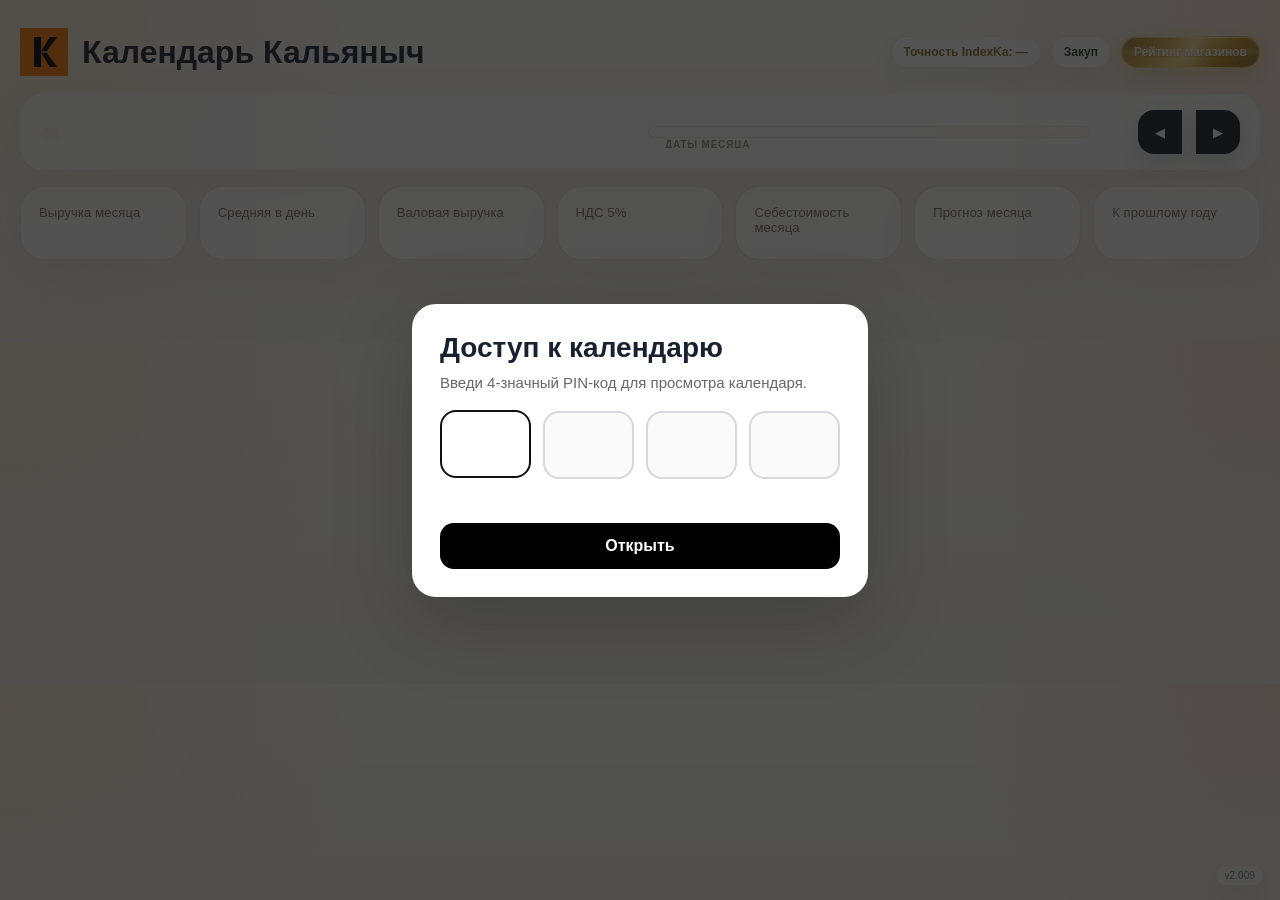
<file: index.html>
<!doctype html>
<html lang="ru">
<head>
<meta charset="UTF-8">
<meta name="viewport" content="width=device-width, initial-scale=1.0">
<title>Календарь Кальяныч</title>
<meta property="og:type" content="website">
<meta property="og:title" content="Календарь Кальяныч">
<meta property="og:description" content="Календарь выручки, себестоимости и валовой выручки.">
<meta property="og:url" content="https://kaidanovicha-spec.github.io/kalyanych-calendar/">
<meta property="og:image" content="https://kaidanovicha-spec.github.io/kalyanych-calendar/k-logo.svg">
<meta name="twitter:card" content="summary">
<meta name="twitter:title" content="Календарь Кальяныч">
<meta name="twitter:description" content="Календарь выручки, себестоимости и валовой выручки.">
<meta name="twitter:image" content="https://kaidanovicha-spec.github.io/kalyanych-calendar/k-logo.svg">
<link rel="icon" type="image/svg+xml" href="./k-logo.svg">
<link rel="apple-touch-icon" href="./k-logo.svg">
<style>
body{
font-family:-apple-system,BlinkMacSystemFont,sans-serif;
background:#f5f5f7;
margin:20px;
color:#111;
transition:background 0.25s ease,color 0.25s ease;
}

h1{
margin-bottom:20px;
}

.appContent{
position:relative;
}

.pageTop{
display:flex;
align-items:flex-start;
justify-content:space-between;
gap:16px;
max-width:1100px;
margin-bottom:8px;
}

.pageActions{
display:flex;
align-items:flex-start;
justify-content:flex-end;
gap:10px;
flex:0 0 auto;
}

.brandTitle{
display:flex;
align-items:center;
gap:14px;
margin:0;
}

.brandLogo{
width:42px;
height:42px;
flex:0 0 auto;
}

.brandLogoLink{
display:inline-flex;
align-items:center;
justify-content:center;
text-decoration:none;
color:inherit;
cursor:pointer;
flex:0 0 auto;
}

.header{
display:flex;
align-items:center;
justify-content:space-between;
max-width:1100px;
margin-bottom:20px;
gap:12px;
}

.monthHeader{
display:flex;
align-items:center;
justify-content:flex-start;
gap:14px;
flex:1;
min-width:0;
position:relative;
overflow:hidden;
padding:8px 240px 8px 0;
border-radius:24px;
}

.monthMood{
position:absolute;
top:10px;
right:18px;
bottom:10px;
width:min(46%, 440px);
pointer-events:none;
z-index:0;
border-radius:18px;
border:1px solid rgba(181, 213, 169, 0.42);
background:linear-gradient(180deg, rgba(255,255,255,0.74), rgba(255,255,255,0.38));
box-shadow:inset 0 0 0 1px rgba(255,255,255,0.5);
}

.monthMood::before{
content:"";
position:absolute;
inset:0;
border-radius:inherit;
background:
radial-gradient(circle at 82% 26%, var(--month-mood-glow, rgba(255, 214, 160, 0.16)), rgba(255,255,255,0) 30%),
linear-gradient(270deg, rgba(255,255,255,0.08), rgba(255,255,255,0));
opacity:1;
pointer-events:none;
}

.monthMoodToken{
position:absolute;
display:flex;
align-items:center;
justify-content:center;
line-height:1;
opacity:0.92;
filter:drop-shadow(0 6px 14px rgba(44, 36, 25, 0.12));
animation:monthMoodFloat 6.6s ease-in-out infinite;
pointer-events:none;
}

.monthMoodToken.token-a{
left:10%;
top:12%;
font-size:34px;
}

.monthMoodToken.token-b{
left:44%;
bottom:10%;
font-size:28px;
animation-delay:-2.2s;
}

.monthMoodToken.token-c{
right:8%;
top:14%;
font-size:20px;
opacity:0.46;
animation-delay:-4s;
}

.monthMoodToken.token-d{
left:68%;
bottom:14%;
font-size:18px;
opacity:0.38;
animation-delay:-1.3s;
}

.monthMoodToken.token-e{
left:28%;
top:46%;
font-size:16px;
opacity:0.34;
animation-delay:-3.5s;
}

.monthHeaderContent{
position:relative;
z-index:1;
display:flex;
flex-direction:column;
gap:4px;
min-width:0;
max-width:100%;
}

.monthMoodEvents{
position:absolute;
left:16px;
top:12px;
right:16px;
bottom:12px;
display:flex;
flex-direction:column;
gap:6px;
z-index:1;
pointer-events:auto;
}

.monthMoodEvents.hidden{
display:none;
}

.monthMoodEventsLabel{
font-size:10px;
font-weight:700;
letter-spacing:0.08em;
text-transform:uppercase;
color:#8d8579;
opacity:0.9;
}

.monthMoodEventsHead{
display:flex;
align-items:center;
gap:8px;
}

.monthMoodEventList{
display:block;
flex:1;
min-height:0;
}

.monthMoodCard{
position:relative;
overflow:hidden;
height:100%;
min-height:86px;
padding:10px 96px 10px 12px;
border-radius:16px;
background:rgba(255,255,255,0.72);
border:1px solid rgba(223,210,193,0.8);
box-shadow:0 12px 28px rgba(88,70,40,0.06);
}

.monthMoodCard::before{
content:"";
position:absolute;
inset:0;
background:
linear-gradient(120deg, var(--holiday-wash, rgba(255,214,160,0.10)) 0%, rgba(255,255,255,0) 42%),
radial-gradient(circle at 88% 20%, var(--holiday-glow, rgba(255,204,136,0.20)), rgba(255,255,255,0) 28%);
pointer-events:none;
}

.monthMoodDate{
display:inline-flex;
align-items:center;
padding:5px 8px;
border-radius:999px;
background:rgba(255,255,255,0.82);
border:1px solid rgba(209,196,180,0.64);
font-size:11px;
font-weight:700;
letter-spacing:0.03em;
color:#7f7468;
margin-bottom:8px;
}

.monthMoodTitle{
font-size:17px;
font-weight:800;
line-height:1.05;
letter-spacing:-0.02em;
color:#1e2634;
max-width:170px;
}

.monthMoodDesc{
margin-top:6px;
font-size:11px;
line-height:1.3;
color:#776d61;
max-width:190px;
display:-webkit-box;
-webkit-line-clamp:2;
-webkit-box-orient:vertical;
overflow:hidden;
}

.monthMoodMiniStage{
position:absolute;
top:8px;
right:8px;
bottom:8px;
width:82px;
border-radius:14px;
background:linear-gradient(180deg, rgba(255,255,255,0.55), rgba(255,255,255,0.22));
border:1px solid rgba(255,255,255,0.6);
box-shadow:inset 0 0 0 1px rgba(255,255,255,0.32);
}

.monthMoodMiniToken{
position:absolute;
display:flex;
align-items:center;
justify-content:center;
line-height:1;
filter:drop-shadow(0 4px 10px rgba(50, 34, 16, 0.12));
animation:floaty 7s ease-in-out infinite;
}

.monthMoodMiniToken.m1{ left:10%; top:10%; font-size:22px; }
.monthMoodMiniToken.m2{ left:42%; top:40%; font-size:18px; animation-delay:-2s; }
.monthMoodMiniToken.m3{ right:10%; top:14%; font-size:16px; animation-delay:-3.6s; }
.monthMoodMiniToken.m4{ left:58%; bottom:12%; font-size:16px; animation-delay:-1.1s; }
.monthMoodMiniToken.m5{ left:18%; bottom:10%; font-size:14px; animation-delay:-4.4s; opacity:0.78; }

.monthMoodEmpty{
display:flex;
align-items:center;
justify-content:center;
height:100%;
padding:0 10px;
font-size:12px;
font-weight:600;
line-height:1.35;
color:#8d8579;
text-align:center;
opacity:0.84;
}

.holidayPreviewCard{
position:relative;
overflow:hidden;
min-height:190px;
padding:20px 22px;
border-radius:26px;
background:rgba(255,255,255,0.88);
border:1px solid rgba(223,210,193,0.8);
box-shadow:0 18px 42px rgba(88,70,40,0.08);
}

.holidayPreviewCard::before{
content:"";
position:absolute;
inset:0;
background:
linear-gradient(120deg, var(--holiday-wash, rgba(255,214,160,0.10)) 0%, rgba(255,255,255,0) 42%),
radial-gradient(circle at 85% 18%, var(--holiday-glow, rgba(255,204,136,0.20)), rgba(255,255,255,0) 28%);
pointer-events:none;
}

.holidayPreviewContent{
position:relative;
z-index:1;
padding-right:min(40%, 240px);
}

.holidayPreviewDate{
display:inline-flex;
align-items:center;
gap:8px;
padding:8px 12px;
border-radius:999px;
background:rgba(255,255,255,0.74);
border:1px solid rgba(209,196,180,0.64);
font-size:12px;
font-weight:700;
letter-spacing:0.04em;
color:#7f7468;
margin-bottom:12px;
}

.holidayPreviewName{
margin:0 0 10px;
font-size:28px;
line-height:1.02;
letter-spacing:-0.03em;
}

.holidayPreviewDesc{
margin:0;
font-size:14px;
line-height:1.45;
color:#776d61;
max-width:340px;
}

.holidayPreviewStage{
position:absolute;
top:14px;
right:16px;
bottom:14px;
width:min(39%, 220px);
border-radius:22px;
border:1px solid rgba(255,255,255,0.68);
background:linear-gradient(180deg, rgba(255,255,255,0.55), rgba(255,255,255,0.24));
box-shadow:inset 0 0 0 1px rgba(255,255,255,0.42);
}

.holidayPreviewLabel{
position:absolute;
left:14px;
top:12px;
right:14px;
font-size:10px;
font-weight:700;
letter-spacing:0.1em;
text-transform:uppercase;
color:#8c8175;
opacity:0.92;
}

.holidayPreviewEvent{
position:absolute;
left:14px;
right:14px;
bottom:14px;
font-size:13px;
font-weight:700;
line-height:1.25;
color:#5a5248;
}

.holidayPreviewToken{
position:absolute;
display:flex;
align-items:center;
justify-content:center;
line-height:1;
filter:drop-shadow(0 8px 16px rgba(50, 34, 16, 0.12));
animation:floaty 7s ease-in-out infinite;
}

.holidayPreviewToken.t1{ left:10%; top:10%; font-size:34px; }
.holidayPreviewToken.t2{ left:42%; top:44%; font-size:28px; animation-delay:-2s; }
.holidayPreviewToken.t3{ right:10%; top:14%; font-size:24px; animation-delay:-3.6s; }
.holidayPreviewToken.t4{ left:68%; bottom:12%; font-size:22px; animation-delay:-1.1s; }
.holidayPreviewToken.t5{ left:22%; bottom:10%; font-size:18px; animation-delay:-4.4s; opacity:0.78; }

.holidayTheme-newyear{ --holiday-wash:rgba(99, 137, 255, 0.14); --holiday-glow:rgba(126, 190, 255, 0.24); }
.holidayTheme-christmas{ --holiday-wash:rgba(208, 236, 255, 0.16); --holiday-glow:rgba(197, 223, 255, 0.28); }
.holidayTheme-valentine{ --holiday-wash:rgba(255, 196, 212, 0.18); --holiday-glow:rgba(255, 168, 198, 0.24); }
.holidayTheme-defender{ --holiday-wash:rgba(208, 223, 188, 0.18); --holiday-glow:rgba(191, 211, 160, 0.24); }
.holidayTheme-march8{ --holiday-wash:rgba(255, 208, 218, 0.18); --holiday-glow:rgba(255, 185, 198, 0.24); }
.holidayTheme-palm{ --holiday-wash:rgba(218, 239, 188, 0.18); --holiday-glow:rgba(178, 216, 125, 0.24); }
.holidayTheme-cosmos{ --holiday-wash:rgba(196, 214, 255, 0.18); --holiday-glow:rgba(137, 167, 255, 0.24); }
.holidayTheme-labor{ --holiday-wash:rgba(255, 223, 184, 0.18); --holiday-glow:rgba(255, 171, 108, 0.24); }
.holidayTheme-victory{ --holiday-wash:rgba(232, 207, 154, 0.18); --holiday-glow:rgba(197, 146, 66, 0.24); }
.holidayTheme-children{ --holiday-wash:rgba(255, 227, 154, 0.18); --holiday-glow:rgba(255, 202, 92, 0.24); }
.holidayTheme-russia{ --holiday-wash:rgba(193, 221, 255, 0.18); --holiday-glow:rgba(154, 192, 255, 0.24); }
.holidayTheme-school{ --holiday-wash:rgba(255, 228, 170, 0.18); --holiday-glow:rgba(255, 194, 105, 0.24); }
.holidayTheme-unity{ --holiday-wash:rgba(232, 210, 255, 0.17); --holiday-glow:rgba(211, 169, 255, 0.22); }
.holidayTheme-nye{ --holiday-wash:rgba(255, 220, 174, 0.18); --holiday-glow:rgba(255, 180, 98, 0.24); }
.holidayTheme-generic{ --holiday-wash:rgba(226, 215, 201, 0.18); --holiday-glow:rgba(214, 194, 165, 0.22); }

@media (max-width: 860px){
.monthHeader{
padding-right:180px;
}

.monthMood{
width:min(48%, 280px);
}
}

@keyframes monthMoodFloat{
0%, 100%{ transform:translateY(0) rotate(0deg); }
50%{ transform:translateY(-5px) rotate(3deg); }
}

@media (prefers-reduced-motion: reduce){
.monthMoodToken{
animation:none;
}
}

.monthExpectation{
font-size:14px;
font-weight:600;
color:#666;
max-width:520px;
white-space:nowrap;
overflow:hidden;
text-overflow:ellipsis;
}

.monthExpectationLine{
display:inline;
}

.monthExpectation.positive,
.monthExpectationLine.positive,
.v2HeroExpectationLine.positive{
color:#1b9c4a;
}

.monthExpectation.negative,
.monthExpectationLine.negative,
.v2HeroExpectationLine.negative{
color:#d94848;
}

.monthExpectation.neutral,
.monthExpectationLine.neutral,
.v2HeroExpectationLine.neutral{
color:#8a6f2a;
}

button{
padding:8px 14px;
border-radius:10px;
border:none;
background:black;
color:white;
cursor:pointer;
}

.uiVersionToggle{
position:fixed;
right:16px;
bottom:14px;
z-index:30;
padding:4px 8px;
border-radius:999px;
background:#fff;
color:#111;
border:1px solid rgba(17,17,17,0.08);
box-shadow:0 8px 24px rgba(15,23,42,0.08);
font-size:10px;
font-weight:500;
line-height:1.1;
letter-spacing:0.01em;
white-space:nowrap;
opacity:0.82;
cursor:default;
user-select:none;
}

.topReportButton{
display:inline-flex;
align-items:center;
justify-content:center;
position:relative;
padding:9px 12px;
border-radius:999px;
background:linear-gradient(135deg,#8a6722 0%,#c89d3d 22%,#f4dc8b 48%,#bf8b22 72%,#7b5616 100%);
color:#fffaf0;
text-decoration:none;
font-size:12px;
font-weight:600;
line-height:1;
white-space:nowrap;
border:1px solid rgba(255,240,184,0.55);
text-shadow:0 1px 1px rgba(91,58,6,0.24);
box-shadow:0 10px 26px rgba(150,110,20,0.22), inset 0 1px 0 rgba(255,247,214,0.55);
transition:background-color 0.22s ease,box-shadow 0.22s ease,transform 0.22s ease,filter 0.22s ease;
isolation:isolate;
z-index:0;
}

.topReportButton::before{
content:"";
position:absolute;
inset:-8px;
border-radius:999px;
background:
radial-gradient(circle at 50% -8px, rgba(255,228,145,0.52), rgba(255,228,145,0) 34%),
radial-gradient(circle at calc(100% + 2px) 50%, rgba(255,225,138,0.38), rgba(255,225,138,0) 32%),
radial-gradient(circle at 50% calc(100% + 8px), rgba(255,226,142,0.42), rgba(255,226,142,0) 35%),
radial-gradient(circle at -2px 50%, rgba(255,225,138,0.38), rgba(255,225,138,0) 32%);
filter:blur(2px);
opacity:0.72;
animation:goldRays 3.2s ease-in-out infinite;
pointer-events:none;
z-index:-1;
}

.topReportButton::after{
content:"";
position:absolute;
inset:-14px;
border-radius:999px;
background:
linear-gradient(90deg, transparent 0%, rgba(255,236,169,0.0) 43%, rgba(255,236,169,0.55) 50%, rgba(255,236,169,0.0) 57%, transparent 100%),
linear-gradient(0deg, transparent 0%, rgba(255,236,169,0.0) 43%, rgba(255,236,169,0.5) 50%, rgba(255,236,169,0.0) 57%, transparent 100%);
opacity:0.5;
filter:blur(0.4px);
animation:goldCrossGlow 3.2s ease-in-out infinite;
pointer-events:none;
z-index:-1;
}

.topReportButton:hover{
filter:saturate(1.04) brightness(1.03);
box-shadow:0 14px 34px rgba(150,110,20,0.3), inset 0 1px 0 rgba(255,247,214,0.62);
transform:translateY(-1px);
}

.topReportButton.secondary{
background:rgba(255,255,255,0.82);
color:#2d3a2f;
border:1px solid rgba(17,17,17,0.08);
text-shadow:none;
box-shadow:0 10px 26px rgba(15,23,42,0.08);
backdrop-filter:blur(8px);
}

.topReportButton.secondary::before,
.topReportButton.secondary::after{
display:none;
}

.topReportButton.secondary:hover{
filter:saturate(1.03) brightness(1.02);
box-shadow:0 14px 34px rgba(15,23,42,0.12);
border-color:rgba(17,17,17,0.12);
transform:translateY(-1px);
}

.indexKaAccuracyBadge{
display:inline-flex;
align-items:center;
justify-content:center;
padding:9px 12px;
border-radius:999px;
background:rgba(255,255,255,0.82);
border:1px solid rgba(17,17,17,0.08);
box-shadow:0 10px 26px rgba(15,23,42,0.08);
color:#2d3a2f;
font-size:12px;
font-weight:600;
line-height:1;
white-space:nowrap;
backdrop-filter:blur(8px);
transition:box-shadow 0.22s ease,transform 0.22s ease,filter 0.22s ease,border-color 0.22s ease;
cursor:default;
}

.indexKaAccuracyBadge.positive{
color:#1b9c4a;
}

.indexKaAccuracyBadge.negative{
color:#d94848;
}

.indexKaAccuracyBadge.neutral{
color:#8a6f2a;
}

.indexKaAccuracyBadge:hover{
filter:saturate(1.03) brightness(1.02);
box-shadow:0 14px 34px rgba(15,23,42,0.12);
border-color:rgba(17,17,17,0.12);
transform:translateY(-1px);
}

body[data-ui-version="v1"] .topReportButton{
display:none;
}

@keyframes goldShimmer{
0%, 100%{
opacity:0.58;
transform:scale(0.98);
}
50%{
opacity:0.96;
transform:scale(1.03);
}
}

@keyframes goldRays{
0%, 100%{
opacity:0.56;
transform:scale(0.98);
}
50%{
opacity:0.9;
transform:scale(1.04);
}
}

@keyframes goldCrossGlow{
0%, 100%{
opacity:0.34;
transform:scale(0.96);
}
50%{
opacity:0.72;
transform:scale(1.03);
}
}

.stats{
display:grid;
grid-template-columns:repeat(7,minmax(0,1fr));
gap:12px;
max-width:1100px;
margin-bottom:20px;
}

.statCard{
background:white;
padding:14px;
border-radius:14px;
box-shadow:0 4px 20px rgba(0,0,0,0.08);
min-width:0;
}

.statCard.positive{
background:#e6f7ea;
}

.statCard.negative{
background:#fdeaea;
}

.statTitle{
font-size:13px;
color:#777;
}

.statValue{
font-size:20px;
font-weight:600;
line-height:1.2;
word-break:break-word;
}

.statCompare{
margin-top:6px;
font-size:12px;
color:#666;
line-height:1.35;
}

.calendar{
display:grid;
grid-template-columns:repeat(7,1fr) 180px;
gap:10px;
max-width:1100px;
margin-top:44px;
padding-top:12px;
position:relative;
z-index:0;
}

.weekSummary{
background:white;
border-radius:14px;
padding:12px;
box-shadow:0 4px 20px rgba(0,0,0,0.08);
display:flex;
flex-direction:column;
justify-content:center;
min-height:90px;
}

.weekSummaryTitle{
font-size:12px;
color:#777;
margin-bottom:6px;
}

.weekSummaryValue{
font-size:15px;
font-weight:600;
line-height:1.4;
}

.weekSummaryHeader{
text-align:center;
font-weight:600;
position:relative;
z-index:1;
padding-top:2px;
}

.weekday{
text-align:center;
font-weight:600;
position:relative;
z-index:1;
padding-top:2px;
}

.day{
background:white;
border-radius:14px;
padding:10px;
min-height:90px;
box-shadow:0 4px 20px rgba(0,0,0,0.08);
}

.revenue{
font-size:14px;
font-weight:700;
margin-bottom:6px;
}

.cost{
font-size:12px;
color:#555;
margin-bottom:4px;
}

.gross{
font-size:12px;
color:#1f6f43;
margin-bottom:8px;
}

.date{
font-size:20px;
font-weight:600;
}

.good{
background:#dff5e3;
}

.medium{
background:#fff4cc;
}

.low{
background:#ffe3e3;
}

.today{
outline:3px solid black;
}

.bestBox{
background:white;
padding:14px;
border-radius:14px;
box-shadow:0 4px 20px rgba(0,0,0,0.08);
max-width:1100px;
margin-bottom:10px;
min-height:160px;
display:flex;
flex-direction:column;
justify-content:flex-start;
}

.reportCardTitle{
font-size:13px;
color:#777;
margin-bottom:10px;
}

.reportCardHeader{
display:flex;
align-items:center;
justify-content:space-between;
gap:12px;
margin-bottom:10px;
}

.reportYearSwitcher{
display:flex;
align-items:center;
gap:8px;
}

.reportYearButton{
padding:4px 10px;
min-width:34px;
border-radius:999px;
font-size:12px;
}

.reportYearValue{
font-size:13px;
font-weight:700;
color:#111;
min-width:54px;
text-align:center;
}

.monthsChart{
display:grid;
grid-template-columns:repeat(12,minmax(0,1fr));
gap:8px;
align-items:end;
height:104px;
margin-bottom:12px;
}

.monthBarWrap{
display:flex;
flex-direction:column;
align-items:center;
justify-content:flex-end;
gap:6px;
min-width:0;
cursor:pointer;
border:none;
background:transparent;
padding:0;
}

.monthBar{
width:100%;
max-width:20px;
min-height:6px;
border-radius:8px 8px 0 0;
background:linear-gradient(180deg,#111 0%,#444 100%);
}

.monthBar.red{
background:linear-gradient(180deg,#ff8a8a 0%,#ff4d4d 100%);
}

.monthBar.green{
background:linear-gradient(180deg,#56c271 0%,#1b9c4a 100%);
}

.monthBar.active{
outline:2px solid #111;
outline-offset:3px;
}

.monthBarLabel{
font-size:10px;
color:#666;
line-height:1;
}

.reportButtonRow{
margin-top:auto;
display:flex;
justify-content:center;
}

.reportButton{
display:inline-flex;
align-items:center;
justify-content:center;
padding:12px 16px;
border-radius:12px;
background:#111;
color:#fff;
text-decoration:none;
font-size:14px;
font-weight:600;
width:max-content;
}

.reportButton:hover{
background:#000;
}

.topIndicators{
display:grid;
grid-template-columns:1fr 1fr;
gap:12px;
max-width:1100px;
margin-bottom:10px;
align-items:stretch;
}

.topIndicators .bestBox,
.topIndicators .targetBox{
margin-bottom:0;
height:100%;
}

.targetBox{
background:white;
padding:12px 14px;
border-radius:14px;
box-shadow:0 4px 20px rgba(0,0,0,0.08);
min-height:160px;
display:flex;
flex-direction:column;
}

.targetHeader{
display:flex;
justify-content:space-between;
align-items:center;
gap:12px;
margin-bottom:8px;
}

.targetTitle{
font-size:13px;
color:#777;
}

.targetState{
font-size:28px;
line-height:1;
}

.targetValue{
font-size:24px;
font-weight:700;
margin-bottom:4px;
}

.targetMeta{
font-size:13px;
color:#666;
margin-bottom:6px;
}

.targetHint{
font-size:13px;
color:#666;
margin-bottom:12px;
}

.targetHintRow{
display:flex;
justify-content:space-between;
align-items:center;
gap:12px;
margin-bottom:8px;
}

.targetHint{
margin-bottom:0;
}

.targetAverageDelta{
font-size:13px;
font-weight:600;
text-align:right;
white-space:nowrap;
}

.targetAverageDelta.positive{
color:#1b9c4a;
}

.targetAverageDelta.negative{
color:#d94848;
}

.targetTrack{
position:relative;
height:20px;
border-radius:999px;
background:#ececf1;
overflow:hidden;
margin-bottom:2px;
}

.targetFill{
position:absolute;
top:0;
bottom:0;
transition:left 0.3s ease,width 0.3s ease;
}

.targetFill.red{
background:linear-gradient(90deg,#ff7b7b,#ff4d4d);
border-radius:999px 0 0 999px;
}

.targetFill.green{
background:linear-gradient(90deg,#56c271,#1b9c4a);
border-radius:0 999px 999px 0;
}

.targetLabels{
display:flex;
justify-content:space-between;
font-size:12px;
color:#777;
}

.targetMidpoint{
position:absolute;
left:50%;
top:-4px;
bottom:-4px;
width:2px;
background:#111;
opacity:0.25;
}

.targetBaselineMarker{
position:absolute;
top:-4px;
bottom:-4px;
width:2px;
background:#111;
opacity:0.3;
transform:translateX(-1px);
}

.targetBaselineMarker.breakEven{
background:#111;
opacity:0.28;
}

.targetBaselineMarker.monthBase{
background:#1b9c4a;
opacity:0.55;
}

.targetLabelsWide{
display:grid;
grid-template-columns:1fr 1fr 1fr;
font-size:11px;
color:#777;
align-items:center;
margin-top:2px;
}

.targetLabelsTrack{
position:relative;
height:18px;
font-size:11px;
color:#777;
margin-top:2px;
}

.targetLabelsTrack span{
position:absolute;
top:0;
white-space:nowrap;
}

.targetLabelsTrack span:first-child{
left:0;
}

.targetLabelsTrack span:last-child{
right:0;
}

.targetPlanSection{
margin-top:auto;
padding-top:6px;
}

.targetMarkerLegend{
display:flex;
gap:14px;
align-items:center;
flex-wrap:wrap;
margin-top:6px;
font-size:11px;
color:#777;
}

.targetMarkerLegendItem{
display:flex;
align-items:center;
gap:6px;
}

.targetMarkerLegendSwatch{
width:14px;
height:2px;
border-radius:999px;
background:#111;
opacity:0.4;
}

.targetMarkerLegendSwatch.monthBase{
background:#1b9c4a;
opacity:0.7;
}

.targetPlanHeader{
display:flex;
justify-content:space-between;
align-items:center;
gap:12px;
margin-bottom:4px;
}

.targetPlanTitle{
font-size:13px;
color:#777;
}

.targetPlanNeed{
font-size:13px;
font-weight:600;
text-align:right;
}

.targetPlanNeed.positive{
color:#1b9c4a;
}

.targetPlanNeed.negative{
color:#d94848;
}

.targetPlanTrack{
position:relative;
height:20px;
border-radius:999px;
background:#ececf1;
overflow:hidden;
margin-bottom:2px;
}

.targetPlanFill{
position:absolute;
top:0;
bottom:0;
left:0;
background:linear-gradient(90deg,#ff8a8a,#ff4d4d);
border-radius:999px 0 0 999px;
}

.targetPlanFill.onTrack{
background:linear-gradient(90deg,#56c271,#1b9c4a);
}

.targetPlanMarker{
position:absolute;
top:-4px;
bottom:-4px;
width:2px;
background:#111;
opacity:0.35;
transform:translateX(-1px);
}

.targetPlanMarker.breakEven{
opacity:0.22;
}

.targetPlanLabels{
display:flex;
justify-content:space-between;
font-size:11px;
color:#777;
margin-top:2px;
}

.targetPlanLegend{
margin-top:6px;
font-size:11px;
color:#777;
}

.targetLabelsWide span:nth-child(2){
text-align:center;
}

.targetLabelsWide span:nth-child(3){
text-align:right;
}

.pinOverlay{
position:fixed;
inset:0;
background:rgba(17,17,17,0.72);
display:flex;
align-items:center;
justify-content:center;
padding:20px;
z-index:1000;
}

.pinOverlay[hidden]{
display:none;
}

.pinCard{
width:100%;
max-width:400px;
background:white;
border-radius:24px;
padding:28px;
box-shadow:0 24px 80px rgba(0,0,0,0.22);
}

.pinTitle{
font-size:28px;
font-weight:700;
margin-bottom:8px;
}

.pinText{
font-size:15px;
color:#666;
margin-bottom:18px;
line-height:1.4;
}

.pinBoxes{
display:grid;
grid-template-columns:repeat(4,1fr);
gap:12px;
margin-bottom:14px;
}

.pinBox{
height:64px;
border:2px solid #d7d7dc;
border-radius:16px;
display:flex;
align-items:center;
justify-content:center;
font-size:28px;
font-weight:700;
background:#fafafa;
transition:border-color 0.2s ease, transform 0.2s ease, background 0.2s ease;
}

.pinBox.active{
border-color:#111;
background:#fff;
transform:translateY(-1px);
}

.pinHiddenInput{
position:absolute;
opacity:0;
pointer-events:none;
}

.pinError{
font-size:13px;
color:#c62828;
min-height:18px;
margin-bottom:12px;
}

.pinButton{
width:100%;
padding:14px 16px;
border-radius:14px;
font-size:16px;
font-weight:600;
}

.appContent[hidden]{
display:none;
}

body[data-ui-version="v2"]{
background:
radial-gradient(circle at top left,rgba(255,184,107,0.22),transparent 28%),
radial-gradient(circle at top right,rgba(255,130,92,0.18),transparent 24%),
linear-gradient(180deg,#fcfbf8 0%,#f4f2ed 100%);
color:#18212f;
}

body[data-ui-version="v2"] .appContent{
max-width:1240px;
margin:0 auto;
}

body[data-ui-version="v2"] .pageTop{
max-width:none;
margin-bottom:18px;
align-items:center;
}

body[data-ui-version="v2"] .brandTitle{
padding:18px 22px;
border-radius:26px;
background:rgba(255,255,255,0.72);
backdrop-filter:blur(18px);
box-shadow:0 18px 50px rgba(106,89,70,0.10);
}

body[data-ui-version="v2"] .brandLogo{
width:48px;
height:48px;
}

body[data-ui-version="v2"] .uiVersionToggle{
background:rgba(255,255,255,0.92);
color:#475569;
border-color:rgba(148,163,184,0.22);
box-shadow:0 10px 24px rgba(15,23,42,0.08);
backdrop-filter:blur(12px);
}

body[data-ui-version="v2"] .header{
max-width:none;
padding:18px 22px;
border-radius:28px;
background:rgba(255,255,255,0.78);
box-shadow:0 18px 50px rgba(106,89,70,0.10);
backdrop-filter:blur(18px);
margin-bottom:18px;
}

body[data-ui-version="v2"] .header > button{
background:#17202c;
min-width:44px;
height:44px;
padding:0;
border-radius:14px;
box-shadow:0 10px 24px rgba(23,32,44,0.14);
}

body[data-ui-version="v2"] .monthHeader{
align-items:flex-start;
justify-content:flex-start;
gap:0;
}

body[data-ui-version="v2"] #monthTitle{
margin:0;
font-size:32px;
line-height:1.05;
font-weight:700;
letter-spacing:-0.03em;
}

body[data-ui-version="v2"] .monthExpectation{
font-size:13px;
max-width:none;
background:#f5f1ea;
padding:6px 10px;
border-radius:999px;
}

body[data-ui-version="v2"] .stats{
max-width:none;
grid-template-columns:repeat(4,minmax(0,1fr));
gap:14px;
margin-bottom:18px;
}

body[data-ui-version="v2"] .statCard,
body[data-ui-version="v2"] .bestBox,
body[data-ui-version="v2"] .targetBox,
body[data-ui-version="v2"] .day,
body[data-ui-version="v2"] .weekSummary{
background:rgba(255,255,255,0.82);
border:1px solid rgba(218,206,191,0.60);
box-shadow:0 18px 40px rgba(104,89,71,0.08);
backdrop-filter:blur(12px);
}

body[data-ui-version="v2"] .statCard{
border-radius:24px;
padding:18px;
}

body[data-ui-version="v2"] .statCard.positive{
background:linear-gradient(180deg,rgba(232,247,237,0.96),rgba(255,255,255,0.86));
border-color:rgba(145,199,165,0.7);
}

body[data-ui-version="v2"] .statCard.negative{
background:linear-gradient(180deg,rgba(253,236,236,0.96),rgba(255,255,255,0.86));
border-color:rgba(228,163,163,0.72);
}

body[data-ui-version="v2"] .statTitle,
body[data-ui-version="v2"] .reportCardTitle,
body[data-ui-version="v2"] .targetTitle,
body[data-ui-version="v2"] .weekSummaryTitle{
color:#7a6f61;
letter-spacing:0.01em;
}

body[data-ui-version="v2"] .statValue,
body[data-ui-version="v2"] .targetValue{
font-size:30px;
font-weight:700;
letter-spacing:-0.04em;
color:#18212f;
white-space:nowrap;
word-break:normal;
overflow-wrap:normal;
}

body[data-ui-version="v2"] .statCompare,
body[data-ui-version="v2"] .targetMeta,
body[data-ui-version="v2"] .targetHint,
body[data-ui-version="v2"] .targetLabelsWide,
body[data-ui-version="v2"] .targetPlanLabels{
color:#776d60;
}

body[data-ui-version="v2"] #ndsCard .statValue{
font-size:22px;
line-height:1.15;
white-space:normal;
word-break:break-word;
overflow-wrap:anywhere;
}

body[data-ui-version="v2"] #ndsCard .statCompare{
min-height:0;
}

body[data-ui-version="v2"] .topIndicators{
max-width:none;
gap:14px;
margin-bottom:18px;
}

body[data-ui-version="v2"] .bestBox,
body[data-ui-version="v2"] .targetBox{
border-radius:28px;
padding:18px 20px;
}

body[data-ui-version="v2"] .reportYearButton,
body[data-ui-version="v2"] .reportButton{
background:#17202c;
color:#fff7ec;
}

body[data-ui-version="v2"] .reportButton{
border-radius:14px;
}

body[data-ui-version="v2"] .reportButtonRow{
display:none;
}

body[data-ui-version="v2"] .monthBar{
max-width:24px;
border-radius:12px 12px 4px 4px;
}

body[data-ui-version="v2"] .monthBar.red{
background:linear-gradient(180deg,#ff8e80 0%,#f05b57 100%);
}

body[data-ui-version="v2"] .monthBar.green{
background:linear-gradient(180deg,#67d38d 0%,#259d63 100%);
}

body[data-ui-version="v2"] .targetTrack,
body[data-ui-version="v2"] .targetPlanTrack{
background:#ece6dc;
}

body[data-ui-version="v2"] .targetFill.red,
body[data-ui-version="v2"] .targetPlanFill{
background:linear-gradient(90deg,#ff8c7f,#ff5e64);
}

body[data-ui-version="v2"] .targetFill.green,
body[data-ui-version="v2"] .targetPlanFill.onTrack{
background:linear-gradient(90deg,#73d49d,#239867);
}

body[data-ui-version="v2"] .calendar{
max-width:none;
gap:12px;
margin-top:22px;
}

body[data-ui-version="v2"] .weekday,
body[data-ui-version="v2"] .weekSummaryHeader{
font-size:13px;
letter-spacing:0.02em;
color:#7a6f61;
font-weight:700;
}

body[data-ui-version="v2"] .day{
border-radius:24px;
min-height:120px;
padding:14px;
}

body[data-ui-version="v2"] .day.good{
background:linear-gradient(180deg,rgba(225,248,233,0.95),rgba(255,255,255,0.88));
}

body[data-ui-version="v2"] .day.medium{
background:linear-gradient(180deg,rgba(255,246,210,0.95),rgba(255,255,255,0.88));
}

body[data-ui-version="v2"] .day.low{
background:linear-gradient(180deg,rgba(255,229,229,0.95),rgba(255,255,255,0.88));
}

body[data-ui-version="v2"] .revenue{
font-size:16px;
margin-bottom:8px;
}

body[data-ui-version="v2"] .cost,
body[data-ui-version="v2"] .gross{
font-size:12px;
}

body[data-ui-version="v2"] .date{
font-size:22px;
letter-spacing:-0.03em;
}

body[data-ui-version="v2"] .today{
outline:2px solid #17202c;
outline-offset:0;
}

body[data-ui-version="v2"] .weekSummary{
border-radius:24px;
min-height:120px;
padding:14px;
}

.v2Only{
display:none;
}

.calendarSection{
display:contents;
}

body[data-ui-version="v2"] .header,
body[data-ui-version="v2"] .stats,
body[data-ui-version="v2"] .topIndicators{
display:none;
}

body[data-ui-version="v2"] .v2Only{
display:block;
}

body[data-ui-version="v2"] .appContent{
display:flex;
flex-direction:column;
gap:26px;
}

body[data-ui-version="v2"] .pageTop{
margin-bottom:0;
}

body[data-ui-version="v2"] .brandTitle{
padding:10px 0;
background:transparent;
box-shadow:none;
backdrop-filter:none;
}

body[data-ui-version="v2"] .uiVersionToggle{
margin-top:0;
}

body[data-ui-version="v2"] .v2HeroSection,
body[data-ui-version="v2"] .v2MetricsSection,
body[data-ui-version="v2"] .v2Section,
body[data-ui-version="v2"] .calendarSection{
background:linear-gradient(180deg,rgba(255,255,255,0.94),rgba(255,255,255,0.82));
border-radius:36px;
padding:34px 34px 36px;
box-shadow:0 24px 60px rgba(34,34,34,0.08);
backdrop-filter:blur(16px);
border:1px solid rgba(255,255,255,0.9);
}

body[data-ui-version="v2"] .v2HeroSection{
position:relative;
overflow:hidden;
padding-top:44px;
}

body[data-ui-version="v2"] .v2HeroSection::before{
content:"";
position:absolute;
inset:auto -60px -100px auto;
width:280px;
height:280px;
background:radial-gradient(circle,rgba(255,165,113,0.18),rgba(255,255,255,0));
pointer-events:none;
}

body[data-ui-version="v2"] .v2HeroSection::after{
content:"";
position:absolute;
inset:0;
background:
linear-gradient(135deg, var(--hero-tint-soft, rgba(255, 226, 186, 0.14)) 0%, rgba(255,255,255,0) 38%),
radial-gradient(circle at 85% 18%, var(--hero-tint-glow, rgba(255, 184, 107, 0.18)), rgba(255,255,255,0) 34%);
pointer-events:none;
}

body[data-ui-version="v2"] .v2HeroMood{
position:absolute;
inset:0;
pointer-events:none;
z-index:0;
}

body[data-ui-version="v2"] .v2HeroMoodToken{
position:absolute;
display:flex;
align-items:center;
justify-content:center;
line-height:1;
opacity:0.92;
filter:drop-shadow(0 8px 20px rgba(38, 34, 28, 0.12));
animation:heroFloat 7s ease-in-out infinite;
}

body[data-ui-version="v2"] .v2HeroMoodToken.token-a{
top:18px;
right:122px;
font-size:42px;
animation-delay:0s;
}

body[data-ui-version="v2"] .v2HeroMoodToken.token-b{
right:42px;
bottom:26px;
font-size:34px;
animation-delay:-2.4s;
}

body[data-ui-version="v2"] .v2HeroMoodToken.token-c{
left:36px;
bottom:20px;
font-size:28px;
opacity:0.6;
animation-delay:-4.2s;
}

body[data-ui-version="v2"] .v2HeroMoodRibbon{
position:absolute;
left:34px;
top:30px;
width:170px;
height:10px;
border-radius:999px;
background:linear-gradient(90deg, var(--hero-ribbon-start, rgba(114, 197, 126, 0.28)), var(--hero-ribbon-end, rgba(255,255,255,0)));
opacity:0.9;
transform-origin:left center;
animation:heroRibbonPulse 5.2s ease-in-out infinite;
}

body[data-ui-version="v2"] .v2HeroMoodDust{
position:absolute;
inset:auto 210px 18px auto;
width:170px;
height:170px;
border-radius:50%;
background:radial-gradient(circle, var(--hero-dust-core, rgba(255,255,255,0.55)) 0%, rgba(255,255,255,0) 68%);
opacity:0.6;
animation:heroPulse 6.4s ease-in-out infinite;
}

body[data-ui-version="v2"] .v2HeroContent{
position:relative;
z-index:1;
}

body[data-ui-version="v2"] .v2HeroSection[data-season="spring"]{
--hero-tint-soft: rgba(255, 198, 210, 0.16);
--hero-tint-glow: rgba(255, 175, 168, 0.2);
--hero-ribbon-start: rgba(119, 194, 125, 0.36);
--hero-ribbon-end: rgba(255, 220, 228, 0);
--hero-dust-core: rgba(255, 232, 237, 0.66);
}

body[data-ui-version="v2"] .v2HeroSection[data-season="summer"]{
--hero-tint-soft: rgba(255, 214, 126, 0.18);
--hero-tint-glow: rgba(255, 200, 96, 0.22);
--hero-ribbon-start: rgba(255, 191, 66, 0.42);
--hero-ribbon-end: rgba(255, 242, 204, 0);
--hero-dust-core: rgba(255, 247, 212, 0.7);
}

body[data-ui-version="v2"] .v2HeroSection[data-season="autumn"]{
--hero-tint-soft: rgba(232, 179, 118, 0.18);
--hero-tint-glow: rgba(201, 116, 53, 0.2);
--hero-ribbon-start: rgba(199, 111, 55, 0.38);
--hero-ribbon-end: rgba(246, 220, 191, 0);
--hero-dust-core: rgba(255, 232, 210, 0.62);
}

body[data-ui-version="v2"] .v2HeroSection[data-season="winter"]{
--hero-tint-soft: rgba(191, 221, 255, 0.18);
--hero-tint-glow: rgba(171, 210, 255, 0.22);
--hero-ribbon-start: rgba(137, 183, 230, 0.36);
--hero-ribbon-end: rgba(232, 244, 255, 0);
--hero-dust-core: rgba(240, 248, 255, 0.74);
}

body[data-ui-version="v2"] .v2HeroSection[data-season="spring"] .v2HeroMoodToken{
filter:drop-shadow(0 8px 18px rgba(169, 91, 110, 0.14));
}

body[data-ui-version="v2"] .v2HeroSection[data-season="summer"] .v2HeroMoodToken{
filter:drop-shadow(0 8px 22px rgba(178, 127, 18, 0.16));
}

body[data-ui-version="v2"] .v2HeroSection[data-season="autumn"] .v2HeroMoodToken{
filter:drop-shadow(0 8px 20px rgba(139, 76, 28, 0.16));
}

body[data-ui-version="v2"] .v2HeroSection[data-season="winter"] .v2HeroMoodToken{
filter:drop-shadow(0 8px 18px rgba(84, 131, 176, 0.14));
}

body[data-ui-version="v2"] .v2HeroNav{
display:flex;
gap:10px;
justify-content:flex-end;
margin-bottom:18px;
}

body[data-ui-version="v2"] .v2NavButton{
min-width:46px;
height:46px;
padding:0;
border-radius:50%;
background:#101820;
color:#fff;
box-shadow:0 12px 24px rgba(16,24,32,0.12);
}

body[data-ui-version="v2"] .v2HeroEyebrow,
body[data-ui-version="v2"] .v2SectionLabel{
font-size:13px;
font-weight:600;
letter-spacing:0.08em;
text-transform:uppercase;
color:#8a8378;
margin-bottom:14px;
}

body[data-ui-version="v2"] .v2HeroMonth{
font-size:58px;
line-height:0.95;
letter-spacing:-0.05em;
font-weight:700;
margin-bottom:18px;
max-width:700px;
}

body[data-ui-version="v2"] .v2HeroRevenue{
font-size:92px;
line-height:0.95;
letter-spacing:-0.07em;
font-weight:700;
margin-bottom:16px;
}

body[data-ui-version="v2"] .v2HeroExpectation{
font-size:19px;
line-height:1.4;
color:#6c665e;
max-width:720px;
margin-bottom:28px;
min-height:28px;
white-space:nowrap;
overflow:hidden;
text-overflow:ellipsis;
}

body[data-ui-version="v2"] .v2HeroExpectationLine{
display:inline;
}

body[data-ui-version="v2"] .v2HeroCompareGrid{
display:grid;
grid-template-columns:1fr 1fr;
gap:16px;
}

body[data-ui-version="v2"] .v2HeroCompareCard,
body[data-ui-version="v2"] .v2MetricCard{
background:rgba(245,242,236,0.72);
border-radius:26px;
padding:24px;
}

body[data-ui-version="v2"] .v2HeroCompareLabel,
body[data-ui-version="v2"] .v2MetricLabel{
font-size:13px;
font-weight:600;
letter-spacing:0.04em;
text-transform:uppercase;
color:#8b8378;
margin-bottom:10px;
}

body[data-ui-version="v2"] .v2HeroCompareValue{
font-size:42px;
line-height:1;
letter-spacing:-0.05em;
font-weight:700;
margin-bottom:10px;
}

body[data-ui-version="v2"] .v2HeroCompareValue.positive{
color:#12925d;
}

body[data-ui-version="v2"] .v2HeroCompareValue.negative{
color:#d95045;
}

body[data-ui-version="v2"] .v2HeroCompareMeta,
body[data-ui-version="v2"] .v2MetricMeta{
font-size:15px;
line-height:1.45;
color:#6f685f;
}

@keyframes heroFloat{
0%, 100%{ transform:translateY(0) rotate(0deg); }
50%{ transform:translateY(-8px) rotate(3deg); }
}

@keyframes heroPulse{
0%, 100%{ transform:scale(0.96); opacity:0.42; }
50%{ transform:scale(1.06); opacity:0.72; }
}

@keyframes heroRibbonPulse{
0%, 100%{ transform:scaleX(0.92); opacity:0.72; }
50%{ transform:scaleX(1.04); opacity:1; }
}

@media (prefers-reduced-motion: reduce){
body[data-ui-version="v2"] .v2HeroMoodToken,
body[data-ui-version="v2"] .v2HeroMoodDust,
body[data-ui-version="v2"] .v2HeroMoodRibbon{
animation:none;
}
}

body[data-ui-version="v2"] .v2MetricsGrid{
display:grid;
grid-template-columns:repeat(4,minmax(0,1fr));
gap:16px;
}

body[data-ui-version="v2"] .v2MetricValue{
font-size:48px;
line-height:1;
letter-spacing:-0.05em;
font-weight:700;
margin-bottom:12px;
}

body[data-ui-version="v2"] #v2BreakEvenContent .targetBox,
body[data-ui-version="v2"] #v2MonthsContent .bestBox{
background:transparent;
box-shadow:none;
padding:0;
border-radius:0;
border:none;
max-width:none;
min-height:0;
}

body[data-ui-version="v2"] #v2BreakEvenContent .targetTitle,
body[data-ui-version="v2"] #v2MonthsContent .reportCardTitle{
font-size:14px;
letter-spacing:0.06em;
text-transform:uppercase;
color:#8b8378;
}

body[data-ui-version="v2"] #v2BreakEvenContent .targetValue{
font-size:72px;
line-height:0.95;
margin-bottom:12px;
}

body[data-ui-version="v2"] #v2BreakEvenContent .targetMeta{
font-size:22px;
line-height:1.3;
margin-bottom:10px;
}

body[data-ui-version="v2"] #v2BreakEvenContent .targetHintRow{
margin-bottom:18px;
}

body[data-ui-version="v2"] #v2BreakEvenContent .targetHint,
body[data-ui-version="v2"] #v2BreakEvenContent .targetAverageDelta,
body[data-ui-version="v2"] #v2BreakEvenContent .targetPlanNeed,
body[data-ui-version="v2"] #v2BreakEvenContent .targetPlanTitle,
body[data-ui-version="v2"] #v2BreakEvenContent .targetPlanLabels,
body[data-ui-version="v2"] #v2BreakEvenContent .targetLabelsWide{
font-size:16px;
}

body[data-ui-version="v2"] #v2BreakEvenContent .targetTrack,
body[data-ui-version="v2"] #v2BreakEvenContent .targetPlanTrack{
height:18px;
margin-bottom:10px;
}

body[data-ui-version="v2"] #v2BreakEvenContent .targetPlanSection{
margin-top:26px;
padding-top:22px;
border-top:1px solid rgba(17,17,17,0.06);
}

body[data-ui-version="v2"] .calendarSection{
display:block;
}

body[data-ui-version="v2"] .calendar{
margin-top:0;
grid-template-columns:repeat(7,minmax(0,1fr)) 220px;
gap:14px;
}

body[data-ui-version="v2"] .weekday,
body[data-ui-version="v2"] .weekSummaryHeader{
font-size:14px;
color:#8a8378;
}

body[data-ui-version="v2"] .day{
min-height:150px;
padding:18px 16px;
border-radius:28px;
background:#fff;
border:none;
box-shadow:none;
}

body[data-ui-version="v2"] .day.good{
background:linear-gradient(180deg,#eef7f0 0%,#ffffff 100%);
}

body[data-ui-version="v2"] .day.medium{
background:linear-gradient(180deg,#fff7e5 0%,#ffffff 100%);
}

body[data-ui-version="v2"] .day.low{
background:linear-gradient(180deg,#fff0f0 0%,#ffffff 100%);
}

body[data-ui-version="v2"] .revenue{
font-size:20px;
font-weight:700;
margin-bottom:10px;
}

body[data-ui-version="v2"] .cost,
body[data-ui-version="v2"] .gross{
font-size:13px;
line-height:1.4;
}

body[data-ui-version="v2"] .date{
margin-top:14px;
font-size:28px;
}

body[data-ui-version="v2"] .weekSummary{
min-height:150px;
padding:18px;
border-radius:28px;
background:#faf8f4;
border:none;
box-shadow:none;
}

body[data-ui-version="v2"] #v2MonthsContent .reportCardHeader{
margin-bottom:18px;
}

body[data-ui-version="v2"] #v2MonthsContent .monthsChart{
height:auto;
margin-bottom:12px;
align-items:flex-start;
justify-content:space-between;
gap:10px;
}

body[data-ui-version="v2"] #v2MonthsContent .monthBar{
max-width:none;
width:100%;
border-radius:999px;
}

body[data-ui-version="v2"] #v2MonthsContent .monthBarWrap{
gap:10px;
}

@media (max-width: 900px){
.stats{
grid-template-columns:repeat(3,minmax(0,1fr));
}

.topIndicators{
grid-template-columns:1fr;
}

body[data-ui-version="v2"] .v2HeroMonth{
font-size:48px;
}

body[data-ui-version="v2"] .v2HeroRevenue{
font-size:72px;
}

body[data-ui-version="v2"] .v2MetricsGrid{
grid-template-columns:repeat(2,minmax(0,1fr));
}

body[data-ui-version="v2"] .calendar{
grid-template-columns:repeat(7,minmax(104px,1fr)) 220px;
overflow-x:auto;
}
}

@media (max-width: 640px){
body{
margin:14px;
}

.pageTop{
align-items:stretch;
flex-direction:column;
gap:10px;
}

.pageActions{
justify-content:space-between;
align-items:stretch;
flex-wrap:wrap;
gap:8px;
}

.brandTitle{
font-size:32px;
line-height:1.05;
gap:10px;
}

.brandLogo{
width:38px;
height:38px;
}

.indexKaAccuracyBadge,
.topReportButton{
min-height:40px;
padding:10px 12px;
font-size:12px;
flex:1 1 180px;
}

.topReportButton{
text-align:center;
}

.uiVersionToggle{
right:12px;
bottom:12px;
padding:4px 7px;
font-size:10px;
}

.monthHeader{
flex-direction:column;
gap:6px;
align-items:flex-start;
}

.monthExpectation{
max-width:none;
font-size:13px;
text-align:left;
white-space:normal;
}

.stats{
grid-template-columns:repeat(2,minmax(0,1fr));
}

.calendar{
grid-template-columns:repeat(7,minmax(88px,1fr)) 180px;
gap:6px;
overflow-x:auto;
-webkit-overflow-scrolling:touch;
scrollbar-width:thin;
}

.day{
padding:8px;
min-height:78px;
}

.date{
font-size:16px;
}

.revenue{
font-size:12px;
}

.statValue{
font-size:18px;
}

.targetHintRow{
flex-direction:column;
align-items:flex-start;
gap:6px;
}

.targetAverageDelta{
text-align:left;
white-space:normal;
}

.targetPlanHeader{
flex-direction:column;
align-items:flex-start;
gap:4px;
}

.targetPlanNeed{
text-align:left;
}

body[data-ui-version="v2"] .stats{
grid-template-columns:repeat(2,minmax(0,1fr));
}

body[data-ui-version="v2"] .v2HeroSection,
body[data-ui-version="v2"] .v2MetricsSection,
body[data-ui-version="v2"] .v2Section,
body[data-ui-version="v2"] .calendarSection{
padding:22px 20px 24px;
border-radius:28px;
}

body[data-ui-version="v2"] .v2HeroMonth{
font-size:38px;
line-height:1.05;
}

body[data-ui-version="v2"] .v2HeroRevenue{
font-size:52px;
line-height:0.98;
}

body[data-ui-version="v2"] .v2HeroCompareGrid,
body[data-ui-version="v2"] .v2MetricsGrid{
grid-template-columns:1fr;
}

body[data-ui-version="v2"] .v2HeroCompareCard,
body[data-ui-version="v2"] .v2MetricCard{
padding:18px;
}

body[data-ui-version="v2"] .calendar{
grid-template-columns:repeat(7,minmax(98px,1fr)) 190px;
padding-bottom:4px;
}

body[data-ui-version="v2"] .pageActions{
width:100%;
}

body[data-ui-version="v2"] .indexKaAccuracyBadge,
body[data-ui-version="v2"] .topReportButton{
flex:1 1 calc(50% - 4px);
}

body[data-ui-version="v2"] .monthHeader{
align-items:flex-start;
}

body[data-ui-version="v2"] .monthExpectation{
text-align:left;
}

body[data-ui-version="v2"] .targetBox,
body[data-ui-version="v2"] .bestBox,
body[data-ui-version="v2"] .statCard,
body[data-ui-version="v2"] .weekSummary{
border-radius:22px;
}
}

@media (max-width: 480px){
.stats{
grid-template-columns:1fr;
}

.brandTitle{
font-size:28px;
}

.pageActions{
flex-direction:column;
align-items:stretch;
}

.indexKaAccuracyBadge,
.topReportButton{
width:100%;
flex:1 1 auto;
}

body[data-ui-version="v2"] .stats{
grid-template-columns:1fr;
}

body[data-ui-version="v2"] .v2HeroRevenue{
font-size:42px;
}

body[data-ui-version="v2"] .v2HeroMonth{
font-size:32px;
}

body[data-ui-version="v2"] .calendar{
grid-template-columns:repeat(7,minmax(112px,1fr)) 164px;
}

body[data-ui-version="v2"] .day{
padding:10px;
min-height:82px;
border-radius:20px;
}

body[data-ui-version="v2"] .dayTop{
margin-bottom:8px;
min-height:30px;
}

body[data-ui-version="v2"] .dayRevenue{
font-size:17px;
}

body[data-ui-version="v2"] .dayMeta,
body[data-ui-version="v2"] .dayWeather{
font-size:10px;
line-height:1.3;
}

body[data-ui-version="v2"] .dayMeta{
line-height:1.2;
}

body[data-ui-version="v2"] .dayWeatherChip{
padding:4px 8px;
font-size:11px;
}

body[data-ui-version="v2"] .dayWeather{
margin-top:4px;
}

body[data-ui-version="v2"] .dayWeatherReason{
display:-webkit-box;
-webkit-box-orient:vertical;
-webkit-line-clamp:3;
overflow:hidden;
}

body[data-ui-version="v2"] .weekSummary{
padding:12px;
}

body[data-ui-version="v2"] .targetLabelsTrack,
body[data-ui-version="v2"] .targetLabelsWide,
body[data-ui-version="v2"] .targetPlanLabels{
font-size:10px;
}
}

/* Compact Apple-like v2 layout: keep the new style, but use the denser v1 composition. */
body[data-ui-version="v2"] .v2Only{
display:none !important;
}

body[data-ui-version="v2"] .header,
body[data-ui-version="v2"] .stats,
body[data-ui-version="v2"] .topIndicators{
display:flex;
}

body[data-ui-version="v2"] .stats{
display:grid;
grid-template-columns:repeat(7,minmax(0,1fr));
gap:12px;
margin-bottom:18px;
}

body[data-ui-version="v2"] #monthTotalCard{order:1;}
body[data-ui-version="v2"] #monthAverageCard{order:2;}
body[data-ui-version="v2"] #monthGrossCard{order:3;}
body[data-ui-version="v2"] #ndsCard{order:4;}
body[data-ui-version="v2"] #monthCostCard{order:5;}
body[data-ui-version="v2"] #forecastCard{order:6;}
body[data-ui-version="v2"] #compareCard{order:7;}

body[data-ui-version="v2"] .topIndicators{
display:grid;
grid-template-columns:1fr 1fr;
gap:14px;
margin-bottom:12px;
}

body[data-ui-version="v2"] .appContent{
display:block;
}

body[data-ui-version="v2"] .pageTop{
margin-bottom:10px;
}

body[data-ui-version="v2"] .calendarSection{
display:contents;
background:transparent;
border:none;
box-shadow:none;
backdrop-filter:none;
padding:0;
}

body[data-ui-version="v2"] .calendar{
grid-template-columns:repeat(7,1fr) 190px;
gap:10px;
margin-top:28px;
}

body[data-ui-version="v2"] .day{
min-height:104px;
padding:12px;
border-radius:24px;
display:flex;
flex-direction:column;
justify-content:space-between;
position:relative;
overflow:hidden;
}

body[data-ui-version="v2"] .day.bestOfMonth{
background:
linear-gradient(180deg, rgba(86, 195, 126, 0.3) 0%, rgba(236, 255, 243, 0.96) 42%, rgba(255,255,255,0.9) 100%),
linear-gradient(145deg, rgba(233, 248, 238, 0.98), rgba(255,255,255,0.9));
border-color:rgba(49, 167, 99, 0.32);
box-shadow:0 22px 52px rgba(31, 158, 99, 0.22);
}

body[data-ui-version="v2"] .day.worstOfMonth{
background:
linear-gradient(180deg, rgba(235, 108, 97, 0.28) 0%, rgba(255, 240, 238, 0.96) 42%, rgba(255,255,255,0.9) 100%),
linear-gradient(145deg, rgba(250, 235, 233, 0.98), rgba(255,255,255,0.9));
border-color:rgba(217, 80, 69, 0.28);
box-shadow:0 22px 52px rgba(217, 80, 69, 0.2);
}

body[data-ui-version="v2"] .weekSummary{
min-height:104px;
padding:14px;
border-radius:24px;
}

body[data-ui-version="v2"] .revenue{
font-size:15px;
margin-bottom:8px;
}

body[data-ui-version="v2"] .cost,
body[data-ui-version="v2"] .gross{
font-size:12px;
}

body[data-ui-version="v2"] .date{
font-size:22px;
margin-top:10px;
}

body[data-ui-version="v2"] .day.noData{
background:rgba(255,255,255,0.52);
border-color:rgba(225,216,205,0.65);
box-shadow:none;
}

body[data-ui-version="v2"] .dayTop{
display:flex;
align-items:flex-start;
justify-content:space-between;
gap:8px;
margin-bottom:10px;
min-height:34px;
}

body[data-ui-version="v2"] .dayTopRight{
display:flex;
align-items:flex-start;
justify-content:flex-end;
gap:6px;
flex-wrap:wrap;
}

body[data-ui-version="v2"] .dayDate{
font-size:15px;
font-weight:700;
letter-spacing:-0.02em;
color:#6d6458;
font-variant-numeric:tabular-nums;
font-feature-settings:"tnum" 1,"lnum" 1;
}

body[data-ui-version="v2"] .dayBadge{
display:inline-flex;
align-items:center;
justify-content:center;
min-width:28px;
height:28px;
padding:0 8px;
border-radius:999px;
background:#f5efe6;
font-size:13px;
line-height:1;
}

body[data-ui-version="v2"] .dayWeatherChip{
display:inline-flex;
align-items:center;
gap:6px;
min-height:28px;
padding:5px 9px;
border-radius:999px;
background:#f5efe6;
font-size:12px;
line-height:1;
color:#5f564b;
white-space:nowrap;
}

body[data-ui-version="v2"] .dayWeatherIcon{
font-size:14px;
line-height:1;
}

body[data-ui-version="v2"] .dayWeatherTemp{
font-weight:700;
font-variant-numeric:tabular-nums;
font-feature-settings:"tnum" 1,"lnum" 1;
}

body[data-ui-version="v2"] .dayMain{
display:flex;
flex-direction:column;
gap:4px;
flex:1;
padding-top:4px;
}

body[data-ui-version="v2"] .dayRevenue{
font-size:18px;
font-weight:700;
line-height:1.1;
letter-spacing:-0.03em;
color:#17202c;
font-variant-numeric:tabular-nums;
font-feature-settings:"tnum" 1,"lnum" 1;
white-space:nowrap;
}

body[data-ui-version="v2"] .dayMeta{
font-size:11px;
line-height:1.35;
color:#7b7266;
font-variant-numeric:tabular-nums;
font-feature-settings:"tnum" 1,"lnum" 1;
}

body[data-ui-version="v2"] .dayMeta strong{
font-weight:600;
color:#5f564b;
}

body[data-ui-version="v2"] .dayMetaValue{
white-space:nowrap;
}

body[data-ui-version="v2"] .dayWeather{
margin-top:6px;
font-size:11px;
line-height:1.35;
color:#7b7266;
font-variant-numeric:tabular-nums;
font-feature-settings:"tnum" 1,"lnum" 1;
}

body[data-ui-version="v2"] .dayWeather strong{
font-weight:600;
color:#5f564b;
display:block;
margin-bottom:2px;
}

body[data-ui-version="v2"] .dayWeatherLabel{
display:block;
font-weight:600;
margin-bottom:2px;
}

body[data-ui-version="v2"] .dayWeatherReason{
display:block;
}

body[data-ui-version="v2"] .dayWeather.positive{
color:#12925d;
}

body[data-ui-version="v2"] .dayWeather.negative{
color:#d95045;
}

body[data-ui-version="v2"] .dayWeather.neutral{
color:#9a7a2f;
}

body[data-ui-version="v2"] .dayStrength{
margin-top:12px;
height:4px;
border-radius:999px;
background:rgba(24,33,47,0.08);
overflow:hidden;
}

body[data-ui-version="v2"] .dayStrengthBar{
height:100%;
border-radius:999px;
background:linear-gradient(90deg,#ff8f7e,#ffb065);
}

body[data-ui-version="v2"] .day.strength-medium .dayStrengthBar{
background:linear-gradient(90deg,#f2bc5a,#eecf72);
}

body[data-ui-version="v2"] .day.strength-strong .dayStrengthBar{
background:linear-gradient(90deg,#59c77f,#1f9e63);
}

body[data-ui-version="v2"] .day.noData .dayStrength{
background:rgba(24,33,47,0.04);
}

body[data-ui-version="v2"] .day.noData .dayStrengthBar{
width:0 !important;
}

body[data-ui-version="v2"] .day.noData .dayRevenue{
color:#bbb1a3;
}

body[data-ui-version="v2"] .day.noData .dayMeta{
color:#c5bbae;
}

body[data-ui-version="v2"] .weekday,
body[data-ui-version="v2"] .weekSummaryHeader{
font-size:13px;
}

body[data-ui-version="v2"] .statValue,
body[data-ui-version="v2"] .targetValue{
font-size:26px;
white-space:nowrap;
word-break:normal;
overflow-wrap:normal;
}

body[data-ui-version="v2"] .header{
display:flex;
padding:16px 20px;
border-radius:24px;
margin-bottom:16px;
justify-content:flex-start;
align-items:center;
}

body[data-ui-version="v2"] #monthTitle{
font-size:28px;
}

body[data-ui-version="v2"] .monthHeader{
order:1;
margin-right:auto;
justify-content:flex-start;
}

body[data-ui-version="v2"] .header > button:first-child{
order:2;
margin-left:18px;
border-radius:16px 0 0 16px;
}

body[data-ui-version="v2"] .header > button:last-child{
order:3;
margin-left:2px;
border-radius:0 16px 16px 0;
}

body[data-ui-version="v2"] .brandTitle{
padding:8px 0;
background:transparent;
box-shadow:none;
backdrop-filter:none;
}

body[data-ui-version="v2"] .bestBox,
body[data-ui-version="v2"] .targetBox{
padding:16px 18px;
border-radius:24px;
}

body[data-ui-version="v2"] .monthsChart{
height:190px;
margin-bottom:0;
align-items:flex-end;
justify-content:space-between;
gap:10px;
}

body[data-ui-version="v2"] .monthBarWrap{
flex:1 1 0;
min-width:0;
align-items:center;
justify-content:flex-end;
flex-direction:column;
height:100%;
gap:6px;
padding:10px 4px 0;
border-radius:16px;
}

body[data-ui-version="v2"] .monthBar{
max-width:none;
width:100%;
min-height:4px;
height:var(--month-bar-height, 4px);
border-radius:999px;
background:linear-gradient(180deg,#e8dfd3 0%,#d7cab9 100%);
}

body[data-ui-version="v2"] .monthBar.red{
background:linear-gradient(180deg,#ffb2aa 0%,#ff7f73 100%);
}

body[data-ui-version="v2"] .monthBar.green{
background:linear-gradient(180deg,#89dfab 0%,#45b772 100%);
}

body[data-ui-version="v2"] .monthBar.active{
outline:none;
box-shadow:0 0 0 2px rgba(24,33,47,0.12);
}

body[data-ui-version="v2"] .monthBarLabel{
font-size:12px;
font-weight:600;
color:#8a7f71;
letter-spacing:0.01em;
line-height:1;
}

body[data-ui-version="v2"] .monthBarWrap.empty .monthBar{
background:linear-gradient(180deg,#efe7dc 0%,#e6dbcf 100%);
opacity:0.72;
}

body[data-ui-version="v2"] .monthBarWrap.empty .monthBarLabel{
color:#b4a898;
}

body[data-ui-version="v2"] .monthBarWrap:hover{
background:rgba(246,241,233,0.74);
}

body[data-ui-version="v2"] .monthBarWrap:hover .monthBar{
transform:none;
filter:brightness(1.02);
}

body[data-ui-version="v2"] .monthBarWrap:hover .monthBarLabel{
color:#5e5448;
}

body[data-ui-version="v2"] .monthBarWrap:focus-visible{
outline:2px solid rgba(24,33,47,0.22);
outline-offset:2px;
}

body[data-ui-version="v2"] .monthBarWrap:has(.monthBar.active){
background:rgba(247,242,235,0.92);
box-shadow:inset 0 0 0 1px rgba(218,206,191,0.58);
}

body[data-ui-version="v2"] .monthBarWrap:has(.monthBar.active) .monthBarLabel{
color:#18212f;
}

body[data-ui-version="v2"] .targetTrack,
body[data-ui-version="v2"] .targetPlanTrack{
height:18px;
}

@media (max-width: 900px){
body[data-ui-version="v2"] .stats{
grid-template-columns:repeat(3,minmax(0,1fr));
}

body[data-ui-version="v2"] .topIndicators{
grid-template-columns:1fr;
}
}

@media (max-width: 640px){
body[data-ui-version="v2"] .header{
padding:14px;
border-radius:22px;
}

body[data-ui-version="v2"] .stats{
grid-template-columns:repeat(2,minmax(0,1fr));
}

body[data-ui-version="v2"] .calendar{
grid-template-columns:repeat(7,minmax(88px,1fr)) 180px;
gap:6px;
overflow-x:auto;
}

body[data-ui-version="v2"] .day,
body[data-ui-version="v2"] .weekSummary{
min-height:84px;
}

body[data-ui-version="v2"] #monthTitle{
font-size:24px;
}
}

@media (max-width: 480px){
body[data-ui-version="v2"] .stats{
grid-template-columns:1fr;
}
}

/* v2 interaction layer only: soft premium hover states without affecting layout or logic. */
body[data-ui-version="v2"] .statCard,
body[data-ui-version="v2"] .bestBox,
body[data-ui-version="v2"] .targetBox,
body[data-ui-version="v2"] .day,
body[data-ui-version="v2"] .weekSummary,
body[data-ui-version="v2"] .header > button,
body[data-ui-version="v2"] .reportYearButton,
body[data-ui-version="v2"] .reportButton,
body[data-ui-version="v2"] .uiVersionToggle,
body[data-ui-version="v2"] .monthBar,
body[data-ui-version="v2"] .monthBarLabel{
transition:background-color 0.22s ease, box-shadow 0.22s ease, border-color 0.22s ease, transform 0.22s ease, color 0.22s ease, filter 0.22s ease;
}

body[data-ui-version="v2"] .statCard:hover,
body[data-ui-version="v2"] .bestBox:hover,
body[data-ui-version="v2"] .targetBox:hover{
transform:translateY(-3px);
box-shadow:0 28px 56px rgba(104,89,71,0.12);
border-color:rgba(210,197,182,0.9);
}

body[data-ui-version="v2"] .day:hover{
transform:translateY(-2px);
box-shadow:0 20px 34px rgba(104,89,71,0.10);
border-color:rgba(198,186,171,0.84);
}

body[data-ui-version="v2"] .weekSummary:hover{
transform:translateY(-1px);
box-shadow:0 18px 28px rgba(104,89,71,0.09);
border-color:rgba(202,190,175,0.82);
}

body[data-ui-version="v2"] .header > button:hover,
body[data-ui-version="v2"] .reportYearButton:hover,
body[data-ui-version="v2"] .reportButton:hover,
body[data-ui-version="v2"] .uiVersionToggle:hover{
transform:translateY(-2px);
box-shadow:0 16px 28px rgba(23,32,44,0.16);
}

body[data-ui-version="v2"] .header > button:hover,
body[data-ui-version="v2"] .reportYearButton:hover,
body[data-ui-version="v2"] .reportButton:hover{
background:#0f1720;
}

body[data-ui-version="v2"] .uiVersionToggle:hover{
background:#ffffff;
color:#1e293b;
}

body[data-ui-version="v2"] .monthBarWrap:hover .monthBar{
transform:translateY(-2px);
filter:saturate(1.05);
box-shadow:0 10px 20px rgba(64,55,45,0.10);
}

body[data-ui-version="v2"] .monthBarWrap:hover .monthBarLabel{
color:#3e352d;
}


/* Calendar spacing fix: keep weekday row clear from upper cards without changing the design. */
.calendarSection{
position:relative;
z-index:0;
}

.calendarSection .calendar{
padding-top:14px;
}

.calendarSection .weekday,
.calendarSection .weekSummaryHeader{
position:relative;
z-index:1;
padding-top:4px;
}

body[data-ui-version="v2"] .calendarSection .calendar{
padding-top:16px;
}

body[data-ui-version="v2"] .calendarSection .weekday,
body[data-ui-version="v2"] .calendarSection .weekSummaryHeader{
padding-top:6px;
}

@media (max-width: 640px){
.calendarSection .calendar{
padding-top:12px;
}

body[data-ui-version="v2"] .calendarSection .calendar{
padding-top:14px;
}
}

</style>
</head>
<body>

<div class="pinOverlay" id="pinOverlay">
<div class="pinCard">
<div class="pinTitle">Доступ к календарю</div>
<div class="pinText">Введи 4-значный PIN-код для просмотра календаря.</div>
<div class="pinBoxes" id="pinBoxes">
<div class="pinBox active" data-index="0"></div>
<div class="pinBox" data-index="1"></div>
<div class="pinBox" data-index="2"></div>
<div class="pinBox" data-index="3"></div>
</div>
<input class="pinHiddenInput" id="pinInput" type="password" inputmode="numeric" maxlength="4" autocomplete="one-time-code">
<div class="pinError" id="pinError"></div>
<button class="pinButton" id="pinButton" type="button">Открыть</button>
</div>
</div>

<div class="appContent" id="appContent" hidden>

<div class="pageTop">
<h1 class="brandTitle">
<a class="brandLogoLink" href="https://kaidanovicha-spec.github.io/kalyanych-calendar/zmeika.html" target="_blank" rel="noopener noreferrer" aria-label="Открыть игру Змейка">
<img class="brandLogo" src="./k-logo.svg" alt="К">
</a>
Календарь Кальяныч
</h1>
<div class="pageActions">
<div class="indexKaAccuracyBadge neutral" id="indexKaAccuracyBadge">Точность IndexKa: —</div>
<a class="topReportButton secondary" href="./procurement.html">Закуп</a>
<a class="topReportButton" href="./Отчет_по_магазинам.html" target="_blank" rel="noopener noreferrer">Рейтинг магазинов</a>
<div class="uiVersionToggle" id="uiVersionToggle" aria-label="Версия интерфейса">v2.009</div>
</div>
</div>

<div class="header">
<button onclick="changeMonth(-1)">◀</button>
<div class="monthHeader">
<div class="monthMood" id="monthMood">
<div class="monthMoodEvents" id="monthMoodEvents">
<div class="monthMoodEventsHead">
<div class="monthMoodEventsLabel" id="monthMoodEventsLabel">Даты месяца</div>
</div>
<div class="monthMoodEventList" id="monthMoodEventList"></div>
</div>
<span class="monthMoodToken token-a" id="monthMoodTokenA"></span>
<span class="monthMoodToken token-b" id="monthMoodTokenB"></span>
<span class="monthMoodToken token-c" id="monthMoodTokenC"></span>
<span class="monthMoodToken token-d" id="monthMoodTokenD"></span>
<span class="monthMoodToken token-e" id="monthMoodTokenE"></span>
</div>
<div class="monthHeaderContent">
<h2 id="monthTitle"></h2>
<div class="monthExpectation" id="monthExpectation"></div>
</div>
</div>
<button onclick="changeMonth(1)">▶</button>
</div>

<section class="v2HeroSection v2Only" id="v2HeroSection" hidden>
<div class="v2HeroMood" id="v2HeroMood" aria-hidden="true">
<span class="v2HeroMoodRibbon"></span>
<span class="v2HeroMoodDust"></span>
<span class="v2HeroMoodToken token-a" id="v2HeroMoodTokenA"></span>
<span class="v2HeroMoodToken token-b" id="v2HeroMoodTokenB"></span>
<span class="v2HeroMoodToken token-c" id="v2HeroMoodTokenC"></span>
</div>
<div class="v2HeroContent">
<div class="v2HeroNav">
<button class="v2NavButton" type="button" onclick="changeMonth(-1)">◀</button>
<button class="v2NavButton" type="button" onclick="changeMonth(1)">▶</button>
</div>
<div class="v2HeroEyebrow">Календарь месяца</div>
<div class="v2HeroMonth" id="v2HeroMonth"></div>
<div class="v2HeroRevenue" id="v2HeroRevenue"></div>
<div class="v2HeroExpectation" id="v2HeroExpectation"></div>
<div class="v2HeroCompareGrid">
<div class="v2HeroCompareCard">
<div class="v2HeroCompareLabel">К прошлому месяцу</div>
<div class="v2HeroCompareValue" id="v2HeroMonthCompare"></div>
<div class="v2HeroCompareMeta" id="v2HeroMonthCompareMeta"></div>
</div>
<div class="v2HeroCompareCard">
<div class="v2HeroCompareLabel">К прошлому году</div>
<div class="v2HeroCompareValue" id="v2HeroYearCompare"></div>
<div class="v2HeroCompareMeta" id="v2HeroYearCompareMeta"></div>
</div>
</div>
</div>
</section>

<div class="stats">
<div class="statCard" id="monthTotalCard">
<div class="statTitle">Выручка месяца</div>
<div class="statValue" id="monthTotal"></div>
<div class="statCompare" id="monthTotalCompare"></div>
</div>

<div class="statCard" id="monthAverageCard">
<div class="statTitle">Средняя в день</div>
<div class="statValue" id="monthAverage"></div>
<div class="statCompare" id="monthAverageCompare"></div>
</div>

<div class="statCard" id="ndsCard">
<div class="statTitle" id="taxCardTitle">НДС 5%</div>
<div class="statValue" id="monthNds"></div>
<div class="statCompare" id="yearNds"></div>
</div>

<div class="statCard" id="monthCostCard">
<div class="statTitle">Себестоимость месяца</div>
<div class="statValue" id="monthCost"></div>
<div class="statCompare" id="costPercentLabel"></div>
</div>

<div class="statCard" id="monthGrossCard">
<div class="statTitle" id="monthGrossTitle">Валовая выручка</div>
<div class="statValue" id="monthGross"></div>
<div class="statCompare" id="monthGrossCompare"></div>
</div>

<div class="statCard" id="forecastCard">
<div class="statTitle" id="forecastTitle">Прогноз месяца</div>
<div class="statValue" id="forecast"></div>
<div class="statCompare" id="forecastCompare"></div>
</div>

<div class="statCard" id="compareCard">
<div class="statTitle">К прошлому году</div>
<div class="statValue" id="compare"></div>
<div class="statCompare" id="compareMeta"></div>
</div>
</div>

<section class="v2MetricsSection v2Only" id="v2MetricsSection" hidden>
<div class="v2MetricsGrid">
<div class="v2MetricCard">
<div class="v2MetricLabel">Средняя выручка</div>
<div class="v2MetricValue" id="v2MonthAverage"></div>
<div class="v2MetricMeta" id="v2MonthAverageMeta"></div>
</div>
<div class="v2MetricCard">
<div class="v2MetricLabel">Себестоимость</div>
<div class="v2MetricValue" id="v2MonthCost"></div>
<div class="v2MetricMeta" id="v2MonthCostMeta"></div>
</div>
<div class="v2MetricCard">
<div class="v2MetricLabel">Валовая</div>
<div class="v2MetricValue" id="v2MonthGross"></div>
<div class="v2MetricMeta" id="v2MonthGrossMeta"></div>
</div>
<div class="v2MetricCard">
<div class="v2MetricLabel">Прогноз</div>
<div class="v2MetricValue" id="v2Forecast"></div>
<div class="v2MetricMeta" id="v2ForecastMeta"></div>
</div>
</div>
</section>

<div class="topIndicators" id="topIndicators"></div>

<section class="v2Section v2Only" id="v2BreakEvenSection" hidden>
<div class="v2SectionLabel">Точка безубыточности</div>
<div id="v2BreakEvenContent"></div>
</section>

<section class="calendarSection">
<div class="v2SectionLabel v2Only" id="v2CalendarLabel" hidden>Календарь месяца</div>
<div class="calendar" id="calendar"></div>
</section>

<section class="v2Section v2Only" id="v2MonthsSection" hidden>
<div class="v2SectionLabel">Динамика по месяцам</div>
<div id="v2MonthsContent"></div>
</section>
</div>

<script>
let today = new Date();
let year = today.getFullYear();
let month = today.getMonth();
const accessPin = "0489";
const accessSessionKey = "kalyanychCalendarAccessGranted";
const uiVersionStorageKey = "kalyanychCalendarUiVersion";
const revenueApiUrl = "https://script.google.com/macros/s/AKfycbyPoZgiulk-_qC7hKRxkoOarINnqzsQ5wtLed7rVVSW994dVC2QFxZwyQuT3Dr_hQTJ0w/exec";
const weatherArchiveApiUrl = "https://archive-api.open-meteo.com/v1/archive";
const weatherForecastApiUrl = "https://api.open-meteo.com/v1/forecast";
const weatherCoordinates = {
latitude: 57.1522,
longitude: 65.5272
};
let revenueData = {};
let weatherData = {};
let weatherModel = null;
const revenueBaselineCache = {};
const monthlyRevenueTotalCache = {};
const indexKaFeatureNames = [
"temperatureComfort",
"precipitationPenalty",
"windPenalty",
"weatherCodeScore",
"warmStreak",
"thawShock",
"settledWarm",
"returnCold",
"sharpSwing",
"lag1Residual",
"lag7Residual",
"rolling3Residual",
"rolling7Residual",
"salaryScore",
"holidayScore",
"weekendScore",
"taxWindowScore",
"seasonScore",
"regulatoryScore"
];

const monthNames = [
"Январь","Февраль","Март","Апрель","Май","Июнь",
"Июль","Август","Сентябрь","Октябрь","Ноябрь","Декабрь"
];

const weekdays = ["Пн","Вт","Ср","Чт","Пт","Сб","Вс"];
const salaryAnchorDays = [5, 20];
const activeStoreCountByMonth = {
"2024-01": 1,
"2024-02": 1,
"2024-03": 1,
"2024-04": 2,
"2024-05": 3,
"2024-06": 4,
"2024-07": 5,
"2024-08": 6,
"2024-09": 6,
"2024-10": 6,
"2024-11": 6,
"2024-12": 7,
"2025-01": 6,
"2025-02": 6,
"2025-03": 6,
"2025-04": 6,
"2025-05": 6,
"2025-06": 6,
"2025-07": 6,
"2025-08": 5,
"2025-09": 5,
"2025-10": 6,
"2025-11": 6,
"2025-12": 6,
"2026-01": 5,
"2026-02": 5
};
const activeStoreDaysByMonth = {
"2024-01": 30,
"2024-02": 29,
"2024-03": 31,
"2024-04": 51,
"2024-05": 72,
"2024-06": 101,
"2024-07": 145,
"2024-08": 164,
"2024-09": 180,
"2024-10": 186,
"2024-11": 178,
"2024-12": 180,
"2025-01": 182,
"2025-02": 168,
"2025-03": 186,
"2025-04": 180,
"2025-05": 186,
"2025-06": 180,
"2025-07": 169,
"2025-08": 155,
"2025-09": 150,
"2025-10": 157,
"2025-11": 180,
"2025-12": 157,
"2026-01": 153,
"2026-02": 140
};
const officialHolidayMap = {
"2024-01-01": "Новогодние каникулы",
"2024-01-02": "Новогодние каникулы",
"2024-01-03": "Новогодние каникулы",
"2024-01-04": "Новогодние каникулы",
"2024-01-05": "Новогодние каникулы",
"2024-01-06": "Новогодние каникулы",
"2024-01-07": "Рождество",
"2024-01-08": "Новогодние каникулы",
"2024-02-23": "23 февраля",
"2024-03-08": "8 марта",
"2024-04-28": "Вербное воскресенье",
"2024-04-29": "Перенос выходного",
"2024-04-30": "Перенос выходного",
"2024-05-01": "1 мая",
"2024-05-09": "9 мая",
"2024-05-10": "Перенос выходного",
"2024-06-12": "День России",
"2024-11-04": "4 ноября",
"2024-12-30": "Предновогодний выходной",
"2024-12-31": "Предновогодний выходной",
"2025-01-01": "Новогодние каникулы",
"2025-01-02": "Новогодние каникулы",
"2025-01-03": "Новогодние каникулы",
"2025-01-04": "Новогодние каникулы",
"2025-01-05": "Новогодние каникулы",
"2025-01-06": "Новогодние каникулы",
"2025-01-07": "Рождество",
"2025-01-08": "Новогодние каникулы",
"2025-02-23": "23 февраля",
"2025-03-08": "8 марта",
"2025-04-13": "Вербное воскресенье",
"2025-05-01": "1 мая",
"2025-05-02": "Перенос выходного",
"2025-05-08": "Перенос выходного",
"2025-05-09": "9 мая",
"2025-06-12": "День России",
"2025-06-13": "Перенос выходного",
"2025-11-03": "Перенос выходного",
"2025-11-04": "4 ноября",
"2025-12-31": "Предновогодний выходной",
"2026-01-01": "Новогодние каникулы",
"2026-01-02": "Новогодние каникулы",
"2026-01-03": "Новогодние каникулы",
"2026-01-04": "Новогодние каникулы",
"2026-01-05": "Новогодние каникулы",
"2026-01-06": "Новогодние каникулы",
"2026-01-07": "Рождество",
"2026-01-08": "Новогодние каникулы",
"2026-01-09": "Новогодние каникулы",
"2026-01-10": "Новогодние каникулы",
"2026-01-11": "Новогодние каникулы",
"2026-02-23": "23 февраля",
"2026-03-09": "Перенос 8 марта",
"2026-04-05": "Вербное воскресенье",
"2026-05-01": "1 мая",
"2026-05-02": "Майские выходные",
"2026-05-03": "Майские выходные",
"2026-05-09": "9 мая",
"2026-05-10": "Майские выходные",
"2026-05-11": "Перенос 9 мая",
"2026-06-12": "День России",
"2026-06-13": "Выходной",
"2026-06-14": "Выходной",
"2026-11-04": "4 ноября",
"2026-12-31": "Предновогодний выходной"
};
const regulatoryEventMap = {
"2025-01-01": {
type: "excise",
reason: "новые акцизы"
},
"2026-01-01": {
type: "vat_excise",
reason: "НДС и новые акцизы"
}
};

function formatDate(y,m,d){
let mm = String(m + 1).padStart(2,"0");
let dd = String(d).padStart(2,"0");
return y + "-" + mm + "-" + dd;
}

function formatMoney(value){
return Number(value || 0).toLocaleString("ru-RU") + " ₽";
}

function formatPercent(value){
let normalized = Number(value || 0);
let sign = normalized > 0 ? "+" : "";
return sign + normalized.toFixed(1).replace(".", ",") + "%";
}

function clamp(value, min, max){
return Math.min(Math.max(value, min), max);
}

function getStoredUiVersion(){
return "v2";
}

function updateUiVersionButton(version){
let toggleButton = document.getElementById("uiVersionToggle");
if (!toggleButton) return;
	toggleButton.innerText = "v2.009";
	toggleButton.setAttribute("aria-label", "Версия интерфейса v2.009");
	toggleButton.title = "Версия интерфейса v2.009";
}

function applyUiVersion(version){
let normalizedVersion = "v2";
document.body.setAttribute("data-ui-version", normalizedVersion);
localStorage.setItem(uiVersionStorageKey, normalizedVersion);
updateUiVersionButton(normalizedVersion);
document.querySelectorAll(".v2Only").forEach((element) => {
element.hidden = false;
});
}

function getBreakEvenTarget(targetYear){
if (targetYear === 2025) return 2750000;
if (targetYear === 2026) return 2900000;
return 2900000;
}

function isDateKey(value){
return /^\d{4}-\d{2}-\d{2}$/.test(value);
}

function getRevenueValue(entry){
if (entry && typeof entry === "object" && !Array.isArray(entry)){
return Number(entry.revenue || entry.value || 0);
}

if (typeof entry === "string"){
let normalized = entry.replace(",", ".").trim();

if (normalized.startsWith("{") && normalized.endsWith("}")){
try {
let parsed = JSON.parse(normalized);
return Number(parsed.revenue || parsed.value || 0);
} catch (error) {
return Number(entry || 0);
}
}
}

return Number(entry || 0);
}

function getChecksValue(entry){
if (entry && typeof entry === "object" && !Array.isArray(entry)){
return Number(entry.checks || 0);
}

if (typeof entry === "string"){
let normalized = entry.trim();

if (normalized.startsWith("{") && normalized.endsWith("}")){
try {
let parsed = JSON.parse(normalized);
return Number(parsed.checks || 0);
} catch (error) {
return 0;
}
}
}

return 0;
}

function average(values){
if (!values.length) return 0;
return values.reduce((sum, value) => sum + value, 0) / values.length;
}

function weightedAverage(entries){
if (!entries.length) return 0;
let totalWeight = 0;
let totalValue = 0;
entries.forEach((entry) => {
let weight = Number(entry.weight || 0);
if (weight <= 0) return;
totalWeight += weight;
totalValue += Number(entry.value || 0) * weight;
});
return totalWeight > 0 ? totalValue / totalWeight : 0;
}

function getWeightedSampleSize(entries){
return entries.reduce((sum, entry) => sum + Number(entry.weight || 0), 0);
}

function getIndexKaHistoryWeight(dateKey){
if (!isDateKey(dateKey)) return 1;
if (dateKey < "2024-05-01") return 0;
if (dateKey < "2025-01-01") return 0.5;
return 1;
}

function getWmoWeatherScore(code){
let weatherCode = Number(code);
if (weatherCode === 0) return 1.1;
if (weatherCode === 1) return 0.75;
if (weatherCode === 2) return 0.35;
if (weatherCode === 3) return -0.15;
if (weatherCode === 45 || weatherCode === 48) return -0.35;
if ([51, 53, 55, 56, 57].includes(weatherCode)) return -0.7;
if ([61, 63, 65, 66, 67, 80, 81, 82].includes(weatherCode)) return -1.1;
if ([71, 73, 75, 77, 85, 86].includes(weatherCode)) return -0.8;
if ([95, 96, 99].includes(weatherCode)) return -1.3;
return -0.2;
}

function buildWeatherMap(payload){
let daily = payload && payload.daily;
if (!daily || !Array.isArray(daily.time)) return {};

let result = {};
for (let index = 0; index < daily.time.length; index++){
let date = daily.time[index];
result[date] = {
date,
temperatureMax: Number(daily.temperature_2m_max?.[index] ?? 0),
apparentTemperatureMax: Number(daily.apparent_temperature_max?.[index] ?? 0),
precipitationSum: Number(daily.precipitation_sum?.[index] ?? 0),
precipitationHours: Number(daily.precipitation_hours?.[index] ?? 0),
weatherCode: Number(daily.weather_code?.[index] ?? -1),
windSpeedMax: Number(daily.wind_speed_10m_max?.[index] ?? 0),
source: payload._source || "archive"
};
}
return result;
}

function getWeatherTemperature(weatherEntry){
if (!weatherEntry) return 0;
return Number(weatherEntry.apparentTemperatureMax ?? weatherEntry.temperatureMax ?? 0);
}

function shiftDateKey(dateKey, offsetDays){
let targetDate = new Date(dateKey + "T00:00:00");
targetDate.setDate(targetDate.getDate() + offsetDays);
return formatDate(targetDate.getFullYear(), targetDate.getMonth(), targetDate.getDate());
}

function getWeatherAtOffset(dateKey, offsetDays){
return weatherData[shiftDateKey(dateKey, offsetDays)] || null;
}

function getPreviousWeatherTemperatures(dateKey, lookbackDays){
let values = [];
for (let offset = 1; offset <= lookbackDays; offset++){
let entry = getWeatherAtOffset(dateKey, -offset);
if (!entry) continue;
values.push(getWeatherTemperature(entry));
}
return values;
}

function getConsecutiveWeatherDays(dateKey, predicate, direction = -1, limit = 14){
let count = 0;
for (let step = 0; step < limit; step++){
let offset = direction > 0 ? step : -step;
let entry = getWeatherAtOffset(dateKey, offset);
if (!entry || !predicate(entry, offset)) break;
count++;
}
return count;
}

function getWeatherPhaseSignals(dateKey){
let weatherEntry = weatherData[dateKey];
if (!weatherEntry){
return {
temperature: 0,
previous3Average: 0,
previous7Average: 0,
warmStreak: 0,
comfortableStreak: 0,
coldStreakBeforeWarm: 0,
firstWarmAfterCold: false,
unstableThaw: false,
settledWarm: false,
returnCold: false,
sharpSwing: false
};
}

let temperature = getWeatherTemperature(weatherEntry);
let previous3 = getPreviousWeatherTemperatures(dateKey, 3);
let previous7 = getPreviousWeatherTemperatures(dateKey, 7);
let previous3Average = average(previous3);
let previous7Average = average(previous7);

let warmStreak = getConsecutiveWeatherDays(
dateKey,
(entry) => getWeatherTemperature(entry) > 0,
-1,
14
);
let comfortableStreak = getConsecutiveWeatherDays(
dateKey,
(entry) => getWeatherTemperature(entry) >= 5,
-1,
14
);
let coldStreakBeforeWarm = getConsecutiveWeatherDays(
shiftDateKey(dateKey, -1),
(entry) => getWeatherTemperature(entry) <= -5,
-1,
14
);

let firstWarmAfterCold = temperature > 0 && warmStreak <= 2 && coldStreakBeforeWarm >= 3;
let unstableThaw = temperature > 0 && warmStreak <= 3 && previous7.length >= 4 && previous7Average <= -4;
let settledWarm = temperature >= 3 && warmStreak >= 4;
let returnCold = temperature <= -2 && previous3.length >= 2 && previous3Average >= 1;
let sharpSwing = previous3.length >= 2 && Math.abs(temperature - previous3Average) >= 6;

return {
temperature,
previous3Average,
previous7Average,
warmStreak,
comfortableStreak,
coldStreakBeforeWarm,
firstWarmAfterCold,
unstableThaw,
settledWarm,
returnCold,
sharpSwing
};
}

function getWeatherFeatures(weatherEntry){
if (!weatherEntry) return null;
return getIndexKaFeatureVector(weatherEntry.date);
}

function getIndexKaFeatureMap(dateKey){
let weatherEntry = weatherData[dateKey];
if (!weatherEntry) return null;
let apparentTemperature = getWeatherTemperature(weatherEntry);
let signals = getWeatherPhaseSignals(weatherEntry.date);
let recentKeys = getRecentActualDateKeys(dateKey, 7);
let recentResiduals = recentKeys.map((key) => getActualResidual(key));
let recentResidualFallback = average(recentResiduals);
let lag1KnownResidual = getKnownResidual(shiftDateKey(dateKey, -1));
let lag7KnownResidual = getKnownResidual(shiftDateKey(dateKey, -7));
let salarySignal = getSalarySignal(dateKey);
let holidaySignal = getHolidaySignal(dateKey);
let weekendSignal = getWeekendSignal(dateKey);
let taxWindowSignal = getTaxWindowSignal(dateKey);
let seasonSignal = getSeasonSignal(dateKey);
let regulatorySignal = getRegulatorySignal(dateKey);
return {
temperatureComfort: 0 - Math.abs(apparentTemperature - 18),
precipitationPenalty: 0 - Number(weatherEntry.precipitationSum || 0),
windPenalty: 0 - Number(weatherEntry.windSpeedMax || 0),
weatherCodeScore: getWmoWeatherScore(weatherEntry.weatherCode),
warmStreak: Math.min(signals.warmStreak, 7),
thawShock: signals.firstWarmAfterCold ? 1 : (signals.unstableThaw ? 0.6 : 0),
settledWarm: signals.settledWarm ? 1 : 0,
returnCold: signals.returnCold ? 1 : 0,
sharpSwing: signals.sharpSwing ? 1 : 0,
lag1Residual: lag1KnownResidual != null ? lag1KnownResidual : average(recentResiduals.slice(0, 1)),
lag7Residual: lag7KnownResidual != null ? lag7KnownResidual : recentResidualFallback,
rolling3Residual: average(recentResiduals.slice(0, 3)),
rolling7Residual: recentResidualFallback,
salaryScore: salarySignal.score,
holidayScore: holidaySignal.score,
weekendScore: weekendSignal.score,
taxWindowScore: taxWindowSignal.score,
seasonScore: seasonSignal.score,
regulatoryScore: regulatorySignal.score
};
}

function getIndexKaFeatureVector(dateKey){
let featureMap = getIndexKaFeatureMap(dateKey);
if (!featureMap) return null;
return indexKaFeatureNames.map((name) => Number(featureMap[name] || 0));
}

function getRevenueBaseline(dateKey){
if (revenueBaselineCache[dateKey] != null){
return revenueBaselineCache[dateKey];
}

let targetDate = new Date(dateKey + "T00:00:00");
let targetMonth = targetDate.getMonth();
let targetWeekday = targetDate.getDay();
	let sameMonthWeekday = [];
	let sameWeekday = [];
	let sameMonth = [];
	let allPositive = [];

	for (let key in revenueData){
	if (!isDateKey(key) || key === dateKey) continue;
	let revenue = getRevenueValue(revenueData[key]);
	if (revenue <= 0) continue;
	let historyWeight = getIndexKaHistoryWeight(key);
	if (historyWeight <= 0) continue;
	let currentDate = new Date(key + "T00:00:00");
	allPositive.push({ value: revenue, weight: historyWeight });
	if (currentDate.getMonth() === targetMonth){
	sameMonth.push({ value: revenue, weight: historyWeight });
	if (currentDate.getDay() === targetWeekday){
	sameMonthWeekday.push({ value: revenue, weight: historyWeight });
	}
	}
	if (currentDate.getDay() === targetWeekday){
	sameWeekday.push({ value: revenue, weight: historyWeight });
	}
	}

	let baseline = weightedAverage(sameMonthWeekday);
	if (!baseline && getWeightedSampleSize(sameMonth) >= 3){
	baseline = weightedAverage(sameMonth);
	}
	if (!baseline && getWeightedSampleSize(sameWeekday) >= 3){
	baseline = weightedAverage(sameWeekday);
	}
	if (!baseline){
	baseline = weightedAverage(allPositive);
	}

let adjustedBaseline = baseline || 0;
let targetYear = targetDate.getFullYear();
let todayStart = new Date(today.getFullYear(), today.getMonth(), today.getDate()).getTime();
if (getDateTimestamp(dateKey) > todayStart && targetYear === today.getFullYear()){
adjustedBaseline *= getMonthStoreAdjustedFactor(targetYear, targetMonth);
}

revenueBaselineCache[dateKey] = adjustedBaseline;
return revenueBaselineCache[dateKey];
}

function getDateTimestamp(dateKey){
return new Date(dateKey + "T00:00:00").getTime();
}

function isPastDateKey(dateKey){
return getDateTimestamp(dateKey) < new Date(today.getFullYear(), today.getMonth(), today.getDate()).getTime();
}

function getIndexKaAccuracyMetrics(){
if (!weatherModel){
return null;
}

let todayKey = formatDate(today.getFullYear(), today.getMonth(), today.getDate());
let candidates = Object.keys(revenueData)
  .filter((key) =>
    isDateKey(key) &&
    key.startsWith(String(year) + "-") &&
    key <= todayKey &&
    getRevenueValue(revenueData[key]) > 0
  )
  .sort();

if (!candidates.length){
return null;
}

let considered = 0;
let matches = 0;

for (let index = 0; index < candidates.length; index++){
let dateKey = candidates[index];
let prediction = getWeatherIndexForDate(dateKey);
if (!prediction || !prediction.baseline){
continue;
}

let actualResidual = getActualResidual(dateKey);
let predictedSign = getWeatherDirectionClass(prediction.deltaRatio);
let actualSign = getWeatherDirectionClass(actualResidual);

considered++;
if (predictedSign === actualSign){
matches++;
}
}

if (!considered){
return null;
}

let percent = matches / considered * 100;
let tone = "neutral";
if (percent >= 60){
tone = "positive";
} else if (percent < 45){
tone = "negative";
}

return {
matches,
considered,
percent,
tone
};
}

function updateIndexKaAccuracyBadge(){
let badge = document.getElementById("indexKaAccuracyBadge");
if (!badge){
return;
}

if (year !== today.getFullYear()){
badge.classList.remove("positive", "negative");
badge.classList.add("neutral");
badge.innerText = "Точность IndexKa: —";
badge.title = "IndexKa показываем только для текущего года";
return;
}

let metrics = getIndexKaAccuracyMetrics();
badge.classList.remove("positive", "negative", "neutral");

if (!metrics){
badge.classList.add("neutral");
badge.innerText = "Точность IndexKa: —";
badge.removeAttribute("title");
return;
}

badge.classList.add(metrics.tone);
badge.innerText = "Точность IndexKa: " + metrics.percent.toFixed(1).replace(".", ",") + "%";
badge.title = String(year) + ": попаданий " + metrics.matches + " из " + metrics.considered;
}

function getRecentActualDateKeys(dateKey, limit){
let targetTimestamp = getDateTimestamp(dateKey);
let result = Object.keys(revenueData)
  .filter((key) => isDateKey(key) && getDateTimestamp(key) < targetTimestamp && getRevenueValue(revenueData[key]) > 0)
  .sort((left, right) => getDateTimestamp(right) - getDateTimestamp(left))
  .slice(0, limit);
return result;
}

function getActualResidual(dateKey){
let revenue = getRevenueValue(revenueData[dateKey]);
let baseline = getRevenueBaseline(dateKey);
if (!revenue || !baseline){
return 0;
}
return (revenue - baseline) / baseline;
}

function getKnownResidual(dateKey){
if (!isDateKey(dateKey) || getRevenueValue(revenueData[dateKey]) <= 0){
return null;
}
return getActualResidual(dateKey);
}

function getResidualBias(dateKey, limit){
let recentKeys = getRecentActualDateKeys(dateKey, limit);
if (!recentKeys.length){
return 0;
}
return average(recentKeys.map((key) => getActualResidual(key)));
}

function isIndexKaMomentumFeature(name){
return ["lag1Residual", "lag7Residual", "rolling3Residual", "rolling7Residual"].includes(name);
}

function getIndexKaContributionWeight(name, dateKey, rawContribution){
if (!isIndexKaMomentumFeature(name)){
return 1;
}
let todayKey = formatDate(today.getFullYear(), today.getMonth(), today.getDate());
if (!isDateKey(dateKey) || dateKey <= todayKey){
return 0.55;
}
return rawContribution >= 0 ? 0.45 : 0.12;
}

function getDemandMomentumSignal(dateKey){
let recentKeys = getRecentActualDateKeys(dateKey, 7);
if (!recentKeys.length){
return {
score: 0,
reason: ""
};
}

let recentResiduals = recentKeys.map((key) => getActualResidual(key));
let rolling3 = average(recentResiduals.slice(0, 3));
let rolling7 = average(recentResiduals);
let olderBlock = average(recentResiduals.slice(3, 7));
let trend = rolling3 - olderBlock;
let score = 0;
let reasons = [];

if (rolling7 >= 0.12){
score += 0.08;
reasons.push("последние 7 дней выше базы");
} else if (rolling7 >= 0.05){
score += 0.04;
reasons.push("последние 7 дней сильнее базы");
} else if (rolling7 <= -0.12){
score -= 0.08;
reasons.push("последние 7 дней ниже базы");
} else if (rolling7 <= -0.05){
score -= 0.04;
reasons.push("последние 7 дней слабее базы");
}

if (trend >= 0.08){
score += 0.05;
reasons.push("последние дни ускоряются");
} else if (trend >= 0.03){
score += 0.02;
reasons.push("спрос ускоряется");
} else if (trend <= -0.08){
score -= 0.05;
reasons.push("последние дни слабеют");
} else if (trend <= -0.03){
score -= 0.02;
reasons.push("спрос замедляется");
}

return {
score: clamp(score, -0.12, 0.12),
reason: reasons.slice(0, 2).join(" + ")
};
}

function solveLinearSystem(matrix, values){
let size = matrix.length;
let augmented = matrix.map((row, index) => row.slice().concat(values[index]));

for (let column = 0; column < size; column++){
let pivotRow = column;
for (let row = column + 1; row < size; row++){
if (Math.abs(augmented[row][column]) > Math.abs(augmented[pivotRow][column])){
pivotRow = row;
}
}

if (Math.abs(augmented[pivotRow][column]) < 1e-9){
return null;
}

if (pivotRow !== column){
let temp = augmented[column];
augmented[column] = augmented[pivotRow];
augmented[pivotRow] = temp;
}

let pivot = augmented[column][column];
for (let cell = column; cell <= size; cell++){
augmented[column][cell] /= pivot;
}

for (let row = 0; row < size; row++){
if (row === column) continue;
let factor = augmented[row][column];
for (let cell = column; cell <= size; cell++){
augmented[row][cell] -= factor * augmented[column][cell];
}
}
}

return augmented.map((row) => row[size]);
}

function buildWeatherModel(){
	let samples = [];
	let featureCount = indexKaFeatureNames.length;

	for (let dateKey in weatherData){
	if (!isDateKey(dateKey)) continue;
	let revenue = getRevenueValue(revenueData[dateKey]);
	if (revenue <= 0) continue;
	let sampleWeight = getIndexKaHistoryWeight(dateKey);
	if (sampleWeight <= 0) continue;
	let baseline = getRevenueBaseline(dateKey);
	let features = getWeatherFeatures(weatherData[dateKey]);
	if (!baseline || !features) continue;
	let residual = clamp((revenue - baseline) / baseline, -0.6, 0.6);
	samples.push({
		features,
		residual,
		weight: sampleWeight
	});
	}

if (samples.length < 20){
return null;
}

	let means = new Array(featureCount).fill(0);
	let stds = new Array(featureCount).fill(0);

	for (let index = 0; index < featureCount; index++){
	let totalWeight = 0;
	let totalValue = 0;
	samples.forEach((sample) => {
	totalWeight += sample.weight;
	totalValue += sample.features[index] * sample.weight;
	});
	means[index] = totalWeight > 0 ? totalValue / totalWeight : 0;
	}

	for (let index = 0; index < featureCount; index++){
	let totalWeight = 0;
	let varianceSum = 0;
	samples.forEach((sample) => {
	let diff = sample.features[index] - means[index];
	totalWeight += sample.weight;
	varianceSum += diff * diff * sample.weight;
	});
	stds[index] = Math.sqrt(totalWeight > 0 ? varianceSum / totalWeight : 0) || 1;
	}

let normalizedSamples = samples.map((sample) => {
let row = [1];
for (let index = 0; index < featureCount; index++){
row.push((sample.features[index] - means[index]) / stds[index]);
}
	return {
	row,
	residual: sample.residual,
	weight: sample.weight
	};
	});

let width = featureCount + 1;
	let xtx = Array.from({ length: width }, () => new Array(width).fill(0));
	let xty = new Array(width).fill(0);

	normalizedSamples.forEach((sample) => {
	for (let row = 0; row < width; row++){
	xty[row] += sample.row[row] * sample.residual * sample.weight;
	for (let column = 0; column < width; column++){
	xtx[row][column] += sample.row[row] * sample.row[column] * sample.weight;
	}
	}
	});

for (let diagonal = 0; diagonal < width; diagonal++){
xtx[diagonal][diagonal] += diagonal === 0 ? 0.01 : 0.2;
}

let coefficients = solveLinearSystem(xtx, xty);
if (!coefficients){
return null;
}

return {
coefficients,
means,
stds,
sampleCount: samples.length,
featureNames: indexKaFeatureNames.slice()
};
}

function getWeatherDirectionClass(deltaRatio){
if (deltaRatio > 0.02) return "positive";
if (deltaRatio < -0.02) return "negative";
return "neutral";
}

function describeWeatherReason(weatherEntry){
if (!weatherEntry) return "нет погодной истории";
let signals = getWeatherPhaseSignals(weatherEntry.date);

if (signals.firstWarmAfterCold){
return "первое потепление после холода";
}

if (signals.unstableThaw){
return "переходное потепление, трафик еще перестраивается";
}

if (signals.returnCold){
return "возврат холода после оттепели";
}

if (signals.settledWarm){
return "устойчивое потепление держится " + signals.warmStreak + " дн.";
}

if (signals.comfortableStreak >= 3){
return "комфортная погода держится " + signals.comfortableStreak + " дн.";
}

if (signals.sharpSwing){
return "резкая смена погоды, спрос нестабилен";
}

if (signals.temperature <= -10){
return "затяжной холодный период";
}

if (signals.temperature > 0 && signals.warmStreak >= 2){
return "погода стабилизируется после зимы";
}

return "погодный фон без явного сезонного сигнала";
}

function getIndexKaFeatureReason(name, dateKey, contribution){
let directionPositive = contribution >= 0;
if (name === "temperatureComfort"){
return directionPositive ? "комфортная температура" : "температура далека от комфортной";
}
if (name === "precipitationPenalty"){
return directionPositive ? "осадки не мешают спросу" : "осадки давят на трафик";
}
if (name === "windPenalty"){
return directionPositive ? "ветер не мешает трафику" : "ветер сдерживает трафик";
}
if (name === "weatherCodeScore"){
return directionPositive ? "погодный фон поддерживает спрос" : "погодный фон сдерживает спрос";
}
if (name === "warmStreak"){
return directionPositive ? "устойчивый погодный ритм" : "затяжной погодный фон не ускоряет трафик";
}
if (name === "thawShock"){
return directionPositive ? "переходная погода помогает спросу" : "переходная погода сбивает ритм";
}
if (name === "settledWarm"){
return directionPositive ? "устойчивое потепление" : "теплый фон не дает ускорения";
}
if (name === "returnCold"){
return directionPositive ? "возврат холода дал всплеск" : "возврат холода сдерживает спрос";
}
if (name === "sharpSwing"){
return directionPositive ? "резкая смена погоды подогрела интерес" : "резкая смена погоды делает спрос нестабильным";
}
if (["lag1Residual", "lag7Residual", "rolling3Residual", "rolling7Residual"].includes(name)){
return directionPositive ? "недавний спрос выше базы" : "недавний спрос слабее базы";
}
if (name === "salaryScore"){
let signal = getSalarySignal(dateKey);
return signal.reason || (directionPositive ? "зарплатное окно" : "зарплатный эффект не проявился");
}
if (name === "holidayScore"){
let signal = getHolidaySignal(dateKey);
return signal.reason || (directionPositive ? "праздничный фон поддерживает" : "праздничный фон сдерживает");
}
if (name === "weekendScore"){
let signal = getWeekendSignal(dateKey);
return signal.reason || (directionPositive ? "ритм дня недели помогает" : "ритм дня недели сдерживает");
}
if (name === "taxWindowScore"){
let signal = getTaxWindowSignal(dateKey);
return signal.reason || "налоговое окно";
}
if (name === "seasonScore"){
let signal = getSeasonSignal(dateKey);
return signal.reason || "сезонный фон";
}
if (name === "regulatoryScore"){
let signal = getRegulatorySignal(dateKey);
return signal.reason || "регуляторный фон";
}
return "";
}

function getIndexKaContributionBreakdown(dateKey){
if (!weatherModel){
return [];
}
let featureVector = getIndexKaFeatureVector(dateKey);
if (!featureVector){
return [];
}
let featureNames = weatherModel.featureNames || indexKaFeatureNames;
return featureNames.map((name, index) => {
let value = featureVector[index];
let z = (value - weatherModel.means[index]) / weatherModel.stds[index];
let rawContribution = weatherModel.coefficients[index + 1] * z;
let contribution = rawContribution * getIndexKaContributionWeight(name, dateKey, rawContribution);
return {
name,
contribution,
reason: getIndexKaFeatureReason(name, dateKey, contribution)
};
});
}

function getWeatherIcon(weatherEntry){
if (!weatherEntry) return "•";
let code = Number(weatherEntry.weatherCode);
if (code === 0) return "☀️";
if ([1, 2].includes(code)) return "🌤️";
if (code === 3) return "☁️";
if ([45, 48].includes(code)) return "🌫️";
if ([51, 53, 55, 56, 57].includes(code)) return "🌦️";
if ([61, 63, 65, 66, 67, 80, 81, 82].includes(code)) return "🌧️";
if ([71, 73, 75, 77, 85, 86].includes(code)) return "🌨️";
if ([95, 96, 99].includes(code)) return "⛈️";
return "🌥️";
}

function formatTemperature(value){
let temperature = Math.round(Number(value || 0));
return (temperature > 0 ? "+" : "") + temperature + "°";
}

function getIndexKaImpactLabel(deltaRatio){
if (deltaRatio >= 0.08) return "заметно выше базы";
if (deltaRatio >= 0.02) return "выше базы";
if (deltaRatio <= -0.08) return "заметно ниже базы";
if (deltaRatio <= -0.02) return "ниже базы";
return "около базы";
}

function getDateInfo(dateKey){
let targetDate = new Date(dateKey + "T00:00:00");
return {
date: targetDate,
day: targetDate.getDate(),
month: targetDate.getMonth(),
weekday: targetDate.getDay()
};
}

function isWeekendDate(dateKey){
let weekday = getDateInfo(dateKey).weekday;
return weekday === 0 || weekday === 6;
}

function moveDueDateToBusinessDay(targetDate){
let adjusted = new Date(targetDate.getTime());
while (adjusted.getDay() === 0 || adjusted.getDay() === 6){
adjusted.setDate(adjusted.getDate() + 1);
}
return adjusted;
}

function getTaxWindowSignal(dateKey){
let info = getDateInfo(dateKey);
let targetDate = info.date;
let year = targetDate.getFullYear();
let month = targetDate.getMonth();
let time = targetDate.getTime();
let dueDates = [
{
date: moveDueDateToBusinessDay(new Date(year, month, 3)),
score: -0.045,
windowScore: -0.025,
reason: "налоговое окно начала месяца"
},
{
date: moveDueDateToBusinessDay(new Date(year, month, 5)),
score: -0.04,
windowScore: -0.02,
reason: "налоговое окно начала месяца"
},
{
date: moveDueDateToBusinessDay(new Date(year, month, 25)),
score: -0.02,
windowScore: -0.01,
reason: "налоговое окно конца месяца"
},
{
date: moveDueDateToBusinessDay(new Date(year, month, 28)),
score: -0.025,
windowScore: -0.012,
reason: "налоговое окно конца месяца"
}
];
let strongestSignal = {
score: 0,
reason: ""
};

for (let index = 0; index < dueDates.length; index++){
let dueDate = dueDates[index];
let distance = Math.abs(Math.round((time - dueDate.date.getTime()) / 86400000));
if (distance === 0 && Math.abs(dueDate.score) > Math.abs(strongestSignal.score)){
strongestSignal = {
score: dueDate.score,
reason: dueDate.reason
};
}
if (distance === 1 && Math.abs(dueDate.windowScore) > Math.abs(strongestSignal.score)){
strongestSignal = {
score: dueDate.windowScore,
reason: dueDate.reason
};
}
}

return strongestSignal;
}

function getSalarySignal(dateKey){
let info = getDateInfo(dateKey);
let day = info.day;
let bestDistance = Infinity;
let nearestAnchor = null;

salaryAnchorDays.forEach((anchor) => {
let distance = Math.abs(day - anchor);
if (distance < bestDistance){
bestDistance = distance;
nearestAnchor = anchor;
}
});

if (bestDistance > 2){
return {
score: 0,
reason: ""
};
}

if (bestDistance === 0){
return {
score: 0.09,
reason: "зарплатный день"
};
}

if (bestDistance === 1){
return {
score: 0.06,
reason: "рядом с зарплатным днем"
};
}

return {
score: 0.03,
reason: "окно зарплатных дней"
};
}

function getHolidaySignal(dateKey){
if (officialHolidayMap[dateKey]){
return {
score: 0,
reason: officialHolidayMap[dateKey]
};
}

for (let offset = 1; offset <= 2; offset++){
let nextKey = shiftDateKey(dateKey, offset);
if (officialHolidayMap[nextKey]){
return {
score: -0.05,
reason: "перед " + officialHolidayMap[nextKey]
};
}
}

for (let offset = 1; offset <= 2; offset++){
let previousKey = shiftDateKey(dateKey, -offset);
if (officialHolidayMap[previousKey]){
return {
score: -0.04,
reason: "после " + officialHolidayMap[previousKey]
};
}
}

return {
score: 0,
reason: ""
};
}

function getWeekendSignal(dateKey){
let info = getDateInfo(dateKey);
let holidaySignal = getHolidaySignal(dateKey);
if (holidaySignal.score < 0){
return {
score: 0,
reason: ""
};
}

if (info.weekday === 6){
return {
score: 0.05,
reason: "субботний трафик"
};
}

if (info.weekday === 0){
return {
score: -0.01,
reason: "воскресный ритм"
};
}

if (info.weekday === 5){
return {
score: 0.03,
reason: "пятничный вечер"
};
}

return {
score: 0,
reason: ""
};
}

function getSeasonSignal(dateKey){
let info = getDateInfo(dateKey);
let day = info.day;
let month = info.month;

if (month === 11 && day >= 25){
return {
score: 0.16,
reason: "предновогодний разгон"
};
}

if (month === 0 && day <= 8){
return {
score: 0,
reason: "начало января"
};
}

if (month === 1){
return {
score: -0.05,
reason: "февральский спокойный спрос"
};
}

if (month === 2 && day <= 15){
return {
score: -0.03,
reason: "мартовский переходный спрос"
};
}

if (month >= 5 && month <= 7){
return {
score: 0.03,
reason: "летний сезон"
};
}

return {
score: 0,
reason: ""
};
}

function getRegulatorySignal(dateKey){
if (regulatoryEventMap[dateKey]){
let event = regulatoryEventMap[dateKey];
if (event.type === "vat_excise"){
return {
score: -0.14,
reason: event.reason
};
}
return {
score: -0.06,
reason: event.reason
};
}

for (let offset = 1; offset <= 21; offset++){
let previousKey = shiftDateKey(dateKey, -offset);
let event = regulatoryEventMap[previousKey];
if (!event){
continue;
}

if (event.type === "vat_excise"){
if (offset <= 7){
return {
score: -0.12,
reason: "адаптация после НДС и акцизов"
};
}
return {
score: -0.07,
reason: "адаптация после роста цен"
};
}

if (offset <= 7){
return {
score: -0.05,
reason: "адаптация после акциза"
};
}

return {
score: -0.02,
reason: "после роста акциза"
};
}

return {
score: 0,
reason: ""
};
}

function getWeatherPhaseAdjustment(dateKey){
let signals = getWeatherPhaseSignals(dateKey);
let targetDate = new Date(dateKey + "T00:00:00");
let monthIndex = targetDate.getMonth();
let adjustment = 0;

if (signals.firstWarmAfterCold){
adjustment -= monthIndex === 2 ? 0.09 : 0.06;
}

if (signals.unstableThaw){
adjustment -= monthIndex === 2 ? 0.07 : 0.04;
}

if (signals.returnCold){
adjustment -= 0.05;
}

if (signals.settledWarm){
adjustment += monthIndex >= 2 && monthIndex <= 4 ? 0.05 : 0.03;
}

if (signals.comfortableStreak >= 3){
adjustment += 0.03;
}

if (signals.sharpSwing){
adjustment -= 0.03;
}

return clamp(adjustment, -0.12, 0.12);
}

function softenFutureIndexKaPart(dateKey, part){
let targetDate = new Date(dateKey + "T00:00:00");
if (targetDate.getFullYear() !== today.getFullYear()){
return part;
}

let softened = { ...part };
let factor = 1;

if (softened.score < 0){
if (softened.name === "demandMomentum"){
factor = 0.45;
}
if (softened.name === "season"){
factor = 0.6;
}
if (softened.name === "weatherPhase"){
factor = 0.75;
}
if (softened.name === "taxWindow"){
factor = 0.7;
}
}

softened.score *= factor;
return softened;
}

function getIndexKaAdjustmentBreakdown(dateKey){
let parts = [];

let weatherPhaseAdjustment = getWeatherPhaseAdjustment(dateKey);
if (weatherPhaseAdjustment){
parts.push({
name: "weatherPhase",
score: weatherPhaseAdjustment,
reason: describeWeatherReason(weatherData[dateKey])
});
}

let holidaySignal = getHolidaySignal(dateKey);
if (holidaySignal.score){
parts.push({
name: "holiday",
score: holidaySignal.score,
reason: holidaySignal.reason
});
}

	let salarySignal = getSalarySignal(dateKey);
	if (salarySignal.score){
	parts.push({
	name: "salary",
	score: salarySignal.score,
	reason: salarySignal.reason
	});
	}

	let taxWindowSignal = getTaxWindowSignal(dateKey);
	if (taxWindowSignal.score){
	parts.push({
	name: "taxWindow",
	score: taxWindowSignal.score,
	reason: taxWindowSignal.reason
	});
	}

	let weekendSignal = getWeekendSignal(dateKey);
	if (weekendSignal.score){
	parts.push({
	name: "weekend",
score: weekendSignal.score,
reason: weekendSignal.reason
});
}

let demandMomentumSignal = getDemandMomentumSignal(dateKey);
if (demandMomentumSignal.score){
parts.push({
name: "demandMomentum",
score: demandMomentumSignal.score,
reason: demandMomentumSignal.reason
});
}

let seasonSignal = getSeasonSignal(dateKey);
if (seasonSignal.score){
parts.push({
name: "season",
score: seasonSignal.score,
reason: seasonSignal.reason
});
}

let regulatorySignal = getRegulatorySignal(dateKey);
if (regulatorySignal.score){
parts.push({
name: "regulatory",
score: regulatorySignal.score,
reason: regulatorySignal.reason
});
}

return parts.map((part) => softenFutureIndexKaPart(dateKey, part));
}

function describeIndexKaReason(dateKey, deltaRatio){
let parts = getIndexKaContributionBreakdown(dateKey)
  .slice()
  .sort((left, right) => Math.abs(right.contribution) - Math.abs(left.contribution))
  .filter((item) => item.reason && Math.abs(item.contribution) >= 0.012);

if (!parts.length){
return "базовый ритм без сильного сигнала";
}

let direction = deltaRatio > 0.02 ? 1 : deltaRatio < -0.02 ? -1 : 0;
let alignedParts = direction === 0
  ? parts
  : parts.filter((item) => (direction > 0 ? item.contribution > 0 : item.contribution < 0));

if (!alignedParts.length){
if (direction > 0){
return "поддерживающие факторы месяца перевешивают";
}
if (direction < 0){
return "сдерживающие факторы месяца перевешивают";
}
alignedParts = parts;
}

let uniqueReasons = [];
let seen = new Set();
alignedParts.forEach((item) => {
if (!seen.has(item.reason) && uniqueReasons.length < 2){
seen.add(item.reason);
uniqueReasons.push(item.reason);
}
});

return uniqueReasons.length ? uniqueReasons.join(" + ") : "базовый ритм без сильного сигнала";
}

function getWeatherIndexForDate(dateKey){
if (!weatherModel || !weatherData[dateKey]){
return null;
}

let baseline = getRevenueBaseline(dateKey);
let features = getWeatherFeatures(weatherData[dateKey]);
if (!baseline || !features){
return null;
}

let todayKey = formatDate(today.getFullYear(), today.getMonth(), today.getDate());
let isFutureForecast = isDateKey(dateKey) && dateKey > todayKey;
let featureNames = weatherModel.featureNames || indexKaFeatureNames;
let score = weatherModel.coefficients[0];
for (let index = 0; index < features.length; index++){
let z = (features[index] - weatherModel.means[index]) / weatherModel.stds[index];
let rawContribution = weatherModel.coefficients[index + 1] * z;
score += rawContribution * getIndexKaContributionWeight(featureNames[index], dateKey, rawContribution);
}
let shortBias = getResidualBias(dateKey, 7);
let mediumBias = getResidualBias(dateKey, 21);
if (isFutureForecast){
shortBias = shortBias >= 0 ? shortBias : shortBias * 0.2;
mediumBias = mediumBias >= 0 ? mediumBias : mediumBias * 0.25;
}
let calibratedScore = score * (isFutureForecast ? 0.72 : 0.5) + shortBias * 0.18 + mediumBias * 0.1;
if (shortBias >= 0.035 && calibratedScore < 0){
calibratedScore *= 0.35;
} else if (shortBias <= -0.035 && calibratedScore > 0){
calibratedScore *= 0.35;
}
if (isFutureForecast && calibratedScore < 0 && Math.abs(calibratedScore) < 0.05){
calibratedScore *= 0.2;
}
if (Math.abs(calibratedScore) < 0.02){
calibratedScore = 0;
}
let deltaRatio = clamp(calibratedScore, -0.18, 0.18);
return {
date: dateKey,
baseline,
deltaRatio,
expectedRevenue: Math.round(baseline * (1 + deltaRatio)),
reason: describeIndexKaReason(dateKey, deltaRatio),
directionClass: getWeatherDirectionClass(deltaRatio),
source: weatherData[dateKey].source || "archive"
};
}

function getMonthWeatherExpectation(targetYear, targetMonth, totalDaysInMonth){
let currentDate = new Date();
if (targetYear !== currentDate.getFullYear() || targetMonth !== currentDate.getMonth()){
return null;
}

let forecastStartDay = currentDate.getDate();
let forecastBaseline = 0;
let forecastExpected = 0;
let forecastedDays = 0;

for (let day = forecastStartDay; day <= totalDaysInMonth; day++){
let dateKey = formatDate(targetYear, targetMonth, day);
let weatherIndex = getWeatherIndexForDate(dateKey);
if (!weatherIndex || weatherIndex.source !== "forecast") continue;
forecastBaseline += weatherIndex.baseline;
forecastExpected += weatherIndex.expectedRevenue;
forecastedDays++;
}

if (!forecastedDays || forecastBaseline <= 0){
return null;
}

let deltaRatio = (forecastExpected - forecastBaseline) / forecastBaseline;
return {
deltaRatio,
forecastedDays,
directionClass: getWeatherDirectionClass(deltaRatio)
};
}

function getWeekIndexKaExpectation(targetYear, targetMonth, weekStartDay, weekEndDay){
let baselineTotal = 0;
let expectedTotal = 0;
let consideredDays = 0;

for (let day = weekStartDay; day <= weekEndDay; day++){
let dateKey = formatDate(targetYear, targetMonth, day);
let prediction = getWeatherIndexForDate(dateKey);
if (!prediction || !prediction.baseline){
continue;
}

baselineTotal += prediction.baseline;
expectedTotal += prediction.expectedRevenue;
consideredDays++;
}

if (!consideredDays || baselineTotal <= 0){
return null;
}

let deltaRatio = (expectedTotal - baselineTotal) / baselineTotal;
return {
deltaRatio,
baseline: Math.round(baselineTotal),
consideredDays,
directionClass: getWeatherDirectionClass(deltaRatio),
label: getIndexKaImpactLabel(deltaRatio)
};
}

function getMonthBaseline(targetYear, targetMonth, totalDaysInMonth){
// Month baseline must stay consistent with day baselines:
// the month is always the sum of daily baselines for that month.
let baselineTotal = 0;
for (let day = 1; day <= totalDaysInMonth; day++){
let dateKey = formatDate(targetYear, targetMonth, day);
baselineTotal += getRevenueBaseline(dateKey);
}
return Math.round(baselineTotal);
}

function getMonthKey(targetYear, targetMonth){
return String(targetYear) + "-" + String(targetMonth + 1).padStart(2, "0");
}

function getKnownActiveStoreCount(targetYear, targetMonth){
return activeStoreCountByMonth[getMonthKey(targetYear, targetMonth)] || 0;
}

function getProjectedActiveStoreCount(targetYear, targetMonth){
let directCount = getKnownActiveStoreCount(targetYear, targetMonth);
if (directCount > 0){
return directCount;
}

if (targetYear === today.getFullYear()){
for (let monthIndex = Math.min(targetMonth, today.getMonth()); monthIndex >= 0; monthIndex--){
let count = getKnownActiveStoreCount(targetYear, monthIndex);
if (count > 0 && getMonthlyRevenueTotal(targetYear, monthIndex) > 0){
return count;
}
}
}

return getKnownActiveStoreCount(targetYear - 1, targetMonth);
}

function getKnownActiveStoreDayCount(targetYear, targetMonth){
return activeStoreDaysByMonth[getMonthKey(targetYear, targetMonth)] || 0;
}

function getProjectedActiveStoreDayCount(targetYear, targetMonth){
let directCount = getKnownActiveStoreDayCount(targetYear, targetMonth);
if (directCount > 0){
return directCount;
}

let projectedStores = getProjectedActiveStoreCount(targetYear, targetMonth);
if (projectedStores > 0){
let daysInMonth = new Date(targetYear, targetMonth + 1, 0).getDate();
return projectedStores * daysInMonth;
}

return getKnownActiveStoreDayCount(targetYear - 1, targetMonth);
}

function getClosedMonthPerStoreFactor(targetYear, targetMonth){
if (targetYear !== today.getFullYear()){
return 1;
}

let compareEndMonth = Math.min(targetMonth - 1, today.getMonth() - 1);
if (compareEndMonth < 0){
return 1;
}

let weightedRatio = 0;
let totalWeight = 0;

for (let monthIndex = 0; monthIndex <= compareEndMonth; monthIndex++){
let currentTotal = getMonthlyRevenueTotal(targetYear, monthIndex);
let previousTotal = getMonthlyRevenueTotal(targetYear - 1, monthIndex);
let currentStores = getKnownActiveStoreCount(targetYear, monthIndex);
let previousStores = getKnownActiveStoreCount(targetYear - 1, monthIndex);

if (!currentTotal || !previousTotal || !currentStores || !previousStores){
continue;
}

let currentPerStore = currentTotal / currentStores;
let previousPerStore = previousTotal / previousStores;
if (!currentPerStore || !previousPerStore){
continue;
}

let ratio = currentPerStore / previousPerStore;
let weight = previousTotal;
weightedRatio += ratio * weight;
totalWeight += weight;
}

if (!totalWeight){
return 1;
}

return clamp(weightedRatio / totalWeight, 0.8, 1.1);
}

function getComparableStoreDayCount(targetYear, targetMonth, periodDays){
let fullMonthStoreDays = getProjectedActiveStoreDayCount(targetYear, targetMonth);
let daysInMonth = new Date(targetYear, targetMonth + 1, 0).getDate();
if (!fullMonthStoreDays || !daysInMonth || !periodDays){
return 0;
}
return (fullMonthStoreDays / daysInMonth) * periodDays;
}

function getMonthlyRevenueTotal(targetYear, targetMonth){
let cacheKey = getMonthKey(targetYear, targetMonth);
if (monthlyRevenueTotalCache[cacheKey] != null){
return monthlyRevenueTotalCache[cacheKey];
}

let total = 0;
for (let dateKey in revenueData){
if (!isDateKey(dateKey)) continue;
let parsed = new Date(dateKey + "T00:00:00");
if (parsed.getFullYear() === targetYear && parsed.getMonth() === targetMonth){
total += getRevenueValue(revenueData[dateKey]);
}
}

monthlyRevenueTotalCache[cacheKey] = total;
return total;
}

function getMonthStoreAdjustedFactor(targetYear, targetMonth){
if (targetYear !== today.getFullYear()){
return 1;
}

let previousYearStoreDays = getKnownActiveStoreDayCount(targetYear - 1, targetMonth);
let projectedStoreDays = getProjectedActiveStoreDayCount(targetYear, targetMonth);
let closedMonthPerStoreFactor = getClosedMonthPerStoreFactor(targetYear, targetMonth);

if (!previousYearStoreDays || !projectedStoreDays){
return 1;
}

return clamp((projectedStoreDays / previousYearStoreDays) * closedMonthPerStoreFactor, 0.6, 1.05);
}

function getMonthCostConfig(targetYear, targetMonth){
let monthKey = String(targetYear) + "-" + String(targetMonth + 1).padStart(2, "0");
let firstDayKey = monthKey + "-01";
let firstDayEntry = revenueData[firstDayKey];
let directMonthKey = monthKey + "_costPercent";
let directFirstDayKey = firstDayKey + "_costPercent";
let candidates = [
revenueData[directMonthKey],
revenueData[directFirstDayKey],
firstDayEntry && typeof firstDayEntry === "object" ? firstDayEntry.costPercent : null
];

if (typeof firstDayEntry === "string"){
let normalized = firstDayEntry.replace(",", ".").trim();

if (normalized.startsWith("{") && normalized.endsWith("}")){
try {
let parsed = JSON.parse(normalized);
if (parsed && parsed.costPercent != null){
candidates.push(parsed.costPercent);
}
} catch (error) {
}
}
}

for (let candidate of candidates){
let value = Number(candidate);
if (!Number.isNaN(value) && value > 0){
return {
percent: value,
isCustom: true
};
}
}

return {
percent: 54.6,
isCustom: false
};
}

function getMonthCostPercent(targetYear, targetMonth){
return getMonthCostConfig(targetYear, targetMonth).percent;
}

function calculateCost(value, targetYear = year, targetMonth = month){
return Math.round(Number(value || 0) * (getMonthCostPercent(targetYear, targetMonth) / 100));
}

function calculateGross(value, targetYear = year, targetMonth = month){
return Math.round(Number(value || 0) - calculateCost(value, targetYear, targetMonth));
}

function formatDelta(current, previous){
if (previous <= 0){
return "Нет данных для сравнения";
}

let diff = ((current - previous) / previous * 100).toFixed(1);
let sign = Number(diff) > 0 ? "+" : "";
let amount = current - previous;
let amountSign = amount > 0 ? "+" : "";
return amountSign + formatMoney(amount) + " (" + sign + diff + "%) к прошлому месяцу";
}

function getTrend(current, previous){
if (previous <= 0) return "neutral";
if (current > previous) return "positive";
if (current < previous) return "negative";
return "neutral";
}

function escapeHtml(value){
return String(value ?? "")
  .replace(/&/g, "&amp;")
  .replace(/</g, "&lt;")
  .replace(/>/g, "&gt;")
  .replace(/"/g, "&quot;")
  .replace(/'/g, "&#39;");
}

function getMonthNameGenitive(monthIndex){
return ["января","февраля","марта","апреля","мая","июня","июля","августа","сентября","октября","ноября","декабря"][monthIndex] || "";
}

function getHolidayMood(todayKey){
let directDateThemes = {
  "2024-04-28": { title: "Вербное воскресенье", tokens: ["🌿", "🕊", "🌱", "✨", "🌿"] },
  "2025-04-13": { title: "Вербное воскресенье", tokens: ["🌿", "🕊", "🌱", "✨", "🌿"] },
  "2026-04-05": { title: "Вербное воскресенье", tokens: ["🌿", "🕊", "🌱", "✨", "🌿"] }
};
if (directDateThemes[todayKey]){
  return directDateThemes[todayKey];
}

let shortKey = todayKey.slice(5);
let directThemes = {
  "01-01": { title: "Новый год", tokens: ["🎆", "✨", "🎇", "✨", "🎆"] },
  "01-07": { title: "Рождество", tokens: ["⭐", "✨", "🕯", "❄", "✨"] },
  "02-14": { title: "День святого Валентина", tokens: ["💖", "💘", "💕", "💗", "💞"] },
  "02-23": { title: "23 февраля", tokens: ["⭐", "🎖", "✨", "🛡", "⭐"] },
  "03-08": { title: "8 марта", tokens: ["🌷", "💐", "🌸", "🌷", "❀"] },
  "04-12": { title: "День космонавтики", tokens: ["🚀", "✨", "🪐", "⭐", "🌌"] },
  "05-01": { title: "Праздник весны и труда", tokens: ["🌞", "🌼", "🌿", "🛠", "🌸"] },
  "05-09": { title: "День Победы", tokens: ["🎖", "⭐", "🎇", "🕊", "🎗"] },
  "06-01": { title: "День защиты детей", tokens: ["🧒", "🎈", "🧸", "👧", "😊"] },
  "06-12": { title: "День России", tokens: ["🇷🇺", "⭐", "✨", "🎉", "🇷🇺"] },
  "09-01": { title: "День знаний", tokens: ["📚", "🍎", "✏️", "🍁", "🎒"] },
  "11-04": { title: "4 ноября", tokens: ["🇷🇺", "✨", "⭐", "🎉", "🇷🇺"] },
  "12-31": { title: "Предновогодний вечер", tokens: ["🎇", "✨", "🎆", "✨", "🎇"] }
};
if (directThemes[shortKey]){
  return directThemes[shortKey];
}
if (!officialHolidayMap[todayKey]){
  return null;
}
let title = officialHolidayMap[todayKey];
if (/новогод/i.test(title)){
  return { title, tokens: ["🎆", "✨", "🎇", "✨", "🎆"] };
}
if (/рождеств/i.test(title)){
  return { title, tokens: ["⭐", "✨", "🕯", "❄", "✨"] };
}
if (/8 марта/i.test(title)){
  return { title, tokens: ["🌷", "💐", "🌸", "🌷", "❀"] };
}
if (/дет/i.test(title)){
  return { title, tokens: ["🧒", "🎈", "🧸", "👧", "😊"] };
}
return { title, tokens: ["🎉", "✨", "⭐", "🎊", "✨"] };
}

function getHolidayPreviewMeta(dateKey, title){
let mood = getHolidayMood(dateKey) || { title, tokens: ["🎉", "✨", "⭐", "🎊", "✨"] };
let themeClass = "holidayTheme-generic";
let description = "Праздничный режим для этого дня с отдельным настроением и декоративной сценой.";

if (/Новый год/i.test(title)){
  themeClass = "holidayTheme-newyear";
  description = "Холодный свет, салют и праздничная новогодняя сцена.";
} else if (/Рождеств/i.test(title)){
  themeClass = "holidayTheme-christmas";
  description = "Спокойный зимний режим со звездой, свечой и снегом.";
} else if (/святого Валентина/i.test(title)){
  themeClass = "holidayTheme-valentine";
  description = "Неформальная тема с сердечками и мягким розовым свечением.";
} else if (/23 февраля/i.test(title)){
  themeClass = "holidayTheme-defender";
  description = "Собранный режим со звездой, наградой и более строгим характером.";
} else if (/8 марта/i.test(title)){
  themeClass = "holidayTheme-march8";
  description = "Весенний цветочный режим с мягким праздничным светом.";
} else if (/Вербное воскресенье/i.test(title)){
  themeClass = "holidayTheme-palm";
  description = "Тихая весенняя сцена с веточками, зеленью и светлым настроением.";
} else if (/космонавтик/i.test(title)){
  themeClass = "holidayTheme-cosmos";
  description = "Космический режим с ракетой, звездами и холодным свечением.";
} else if (/весны и труда/i.test(title) || /^1 мая$/i.test(title)){
  themeClass = "holidayTheme-labor";
  description = "Теплый майский режим с солнцем, цветами и ощущением длинных выходных.";
} else if (/Побед/i.test(title)){
  themeClass = "holidayTheme-victory";
  description = "Торжественная золотистая тема со звездой, лентой и салютом.";
} else if (/защиты детей/i.test(title)){
  themeClass = "holidayTheme-children";
  description = "Летний радостный режим с шариками, детскими смайликами и игрушками.";
} else if (/День России/i.test(title)){
  themeClass = "holidayTheme-russia";
  description = "Спокойный торжественный режим с флагом и праздничным светом.";
} else if (/знаний/i.test(title)){
  themeClass = "holidayTheme-school";
  description = "Школьный режим с книгами, яблоком и теплым осенним стартом.";
} else if (/4 ноября/i.test(title)){
  themeClass = "holidayTheme-unity";
  description = "Благородный режим с мягким свечением и собранной праздничной палитрой.";
} else if (/Предновогод/i.test(title)){
  themeClass = "holidayTheme-nye";
  description = "Переходный предновогодний режим с огнями и ожиданием полуночи.";
}

return {
  title,
  tokens: mood.tokens,
  themeClass,
  description
};
}

function getMonthHolidayEntries(targetYear, targetMonth){
let prefix = String(targetYear) + "-" + String(targetMonth + 1).padStart(2, "0") + "-";
return Object.keys(officialHolidayMap)
  .filter((dateKey) => dateKey.startsWith(prefix))
  .sort()
  .map((dateKey) => ({
    dateKey,
    day: Number(dateKey.slice(-2)),
    title: officialHolidayMap[dateKey],
    preview: getHolidayPreviewMeta(dateKey, officialHolidayMap[dateKey])
  }));
}

function renderMonthMoodShowcase(targetYear, targetMonth){
let labelNode = document.getElementById("monthMoodEventsLabel");
let listNode = document.getElementById("monthMoodEventList");
let todayKey = formatDate(today.getFullYear(), today.getMonth(), today.getDate());
let isCurrentVisibleMonth = targetYear === today.getFullYear() && targetMonth === today.getMonth();
let currentEntry = isCurrentVisibleMonth && officialHolidayMap[todayKey]
  ? {
      dateKey: todayKey,
      day: Number(todayKey.slice(-2)),
      title: officialHolidayMap[todayKey],
      preview: getHolidayPreviewMeta(todayKey, officialHolidayMap[todayKey])
    }
  : null;

if (!currentEntry){
  labelNode.textContent = "";
  listNode.innerHTML = "";
  return;
}

let entry = currentEntry;
labelNode.textContent = "Сегодня";
listNode.innerHTML =
  "<article class='monthMoodCard " + entry.preview.themeClass + "'>" +
    "<div class='monthMoodDate'>" + entry.day + " " + getMonthNameGenitive(targetMonth) + "</div>" +
    "<div class='monthMoodTitle'>" + escapeHtml(entry.title) + "</div>" +
    "<div class='monthMoodDesc'>" + escapeHtml(entry.preview.description) + "</div>" +
    "<div class='monthMoodMiniStage'>" +
      "<span class='monthMoodMiniToken m1'>" + entry.preview.tokens[0] + "</span>" +
      "<span class='monthMoodMiniToken m2'>" + entry.preview.tokens[1] + "</span>" +
      "<span class='monthMoodMiniToken m3'>" + entry.preview.tokens[2] + "</span>" +
      "<span class='monthMoodMiniToken m4'>" + entry.preview.tokens[3] + "</span>" +
      "<span class='monthMoodMiniToken m5'>" + entry.preview.tokens[4] + "</span>" +
    "</div>" +
  "</article>";
}

function applyTrendCard(cardId, trend){
let card = document.getElementById(cardId);
if (!card) return;
card.classList.remove("positive", "negative");
if (trend === "positive" || trend === "negative"){
card.classList.add(trend);
}
}

function revenueClass(v){
if (!v) return "";
if (v >= 140000) return "good";
if (v >= 100000) return "medium";
return "low";
}

function changeMonth(n){
month += n;

if (month < 0){
month = 11;
year--;
}

if (month > 11){
month = 0;
year++;
}

render();
}

function openMonth(targetMonth){
month = targetMonth;
render();
}

function changeChartYear(step){
year += step;
render();
}

function unlockApp(){
document.getElementById("pinOverlay").hidden = true;
document.getElementById("appContent").hidden = false;
sessionStorage.setItem(accessSessionKey, "1");
loadRevenueData();
loadWeatherData();
setInterval(loadRevenueData, 5 * 60 * 1000);
setInterval(loadWeatherData, 60 * 60 * 1000);
}

function syncPinBoxes(){
let value = document.getElementById("pinInput").value;
let boxes = document.querySelectorAll(".pinBox");

boxes.forEach((box, index) => {
box.textContent = value[index] ? "•" : "";
box.classList.toggle("active", index === Math.min(value.length, 3));
});
}

function checkPin(){
let pinInput = document.getElementById("pinInput");
let pinError = document.getElementById("pinError");

if (pinInput.value === accessPin){
pinError.innerText = "";
unlockApp();
return;
}

pinError.innerText = "Неверный PIN-код";
pinInput.value = "";
syncPinBoxes();
pinInput.focus();
}

function buildExpectationLine(text, tone){
let safeTone = tone || "neutral";
return "<span class='monthExpectationLine " + safeTone + "'>" + text + "</span>";
}

function buildHeroExpectationLine(text, tone){
let safeTone = tone || "neutral";
return "<span class='v2HeroExpectationLine " + safeTone + "'>" + text + "</span>";
}

function getMonthExpectationContent(daysInMonth, previousYearMonthlyTotals){
	let result = {
	headerHtml: "",
	heroHtml: ""
	};
	let lines = [];
	let isCurrentYear = year === today.getFullYear();

	let isCurrentCalendarMonth = year === today.getFullYear() && month === today.getMonth();
if (isCurrentCalendarMonth && month > 0) {
let previousYearCurrentMonth = previousYearMonthlyTotals[month];
let previousYearPrevMonth = previousYearMonthlyTotals[month - 1];

if (previousYearCurrentMonth > 0 && previousYearPrevMonth > 0) {
let expectedDiff = ((previousYearCurrentMonth - previousYearPrevMonth) / previousYearPrevMonth * 100).toFixed(1);
let expectedValue = Math.abs(Number(expectedDiff));
let seasonalText = "Сезонный индекс: ";
let tone = "neutral";

if (Number(expectedDiff) > 0) {
seasonalText += "ожидаем рост на " + expectedValue + "%";
tone = "positive";
} else if (Number(expectedDiff) < 0) {
seasonalText += "ожидаем падение на " + expectedValue + "%";
tone = "negative";
} else {
seasonalText += "ожидаем без изменений";
}

lines.push({
text: seasonalText,
tone
});
	}
	}

	let weatherExpectation = getMonthWeatherExpectation(year, month, daysInMonth);
	if (weatherExpectation && isCurrentYear){
	lines.push({
	text: "По IndexKa: " + getIndexKaImpactLabel(weatherExpectation.deltaRatio),
	tone: weatherExpectation.directionClass
	});
	}

if (!lines.length){
return result;
}

result.headerHtml = lines.map((line) => buildExpectationLine(line.text, line.tone)).join("<span class='monthExpectationLine neutral'> | </span>");
result.heroHtml = lines.map((line) => buildHeroExpectationLine(line.text, line.tone)).join("<span class='v2HeroExpectationLine neutral'> | </span>");
return result;
}

function render(){
const calendar = document.getElementById("calendar");
calendar.innerHTML = "";
const isV2Ui = document.body.getAttribute("data-ui-version") === "v2";
updateIndexKaAccuracyBadge();

const heroThemeByMonth = {
0: { season: "winter", tokens: ["☃", "❄", "✨", "🧣", "❄"], glow: "rgba(189, 223, 255, 0.28)" },
1: { season: "winter", tokens: ["❄", "🌙", "✦", "🧊", "❄"], glow: "rgba(173, 208, 255, 0.22)" },
2: { season: "spring", tokens: ["🌷", "🌿", "❀", "🌷", "✦"] },
3: { season: "spring", tokens: ["🌱", "🌸", "❀", "🌿", "✦"] },
4: { season: "spring", tokens: ["🌿", "🪻", "❀", "🌱", "✦"] },
5: { season: "summer", tokens: ["☀", "✺", "🌼", "☀", "✦"] },
6: { season: "summer", tokens: ["☀", "🌼", "✺", "⛱", "✦"] },
7: { season: "summer", tokens: ["⛱", "☀", "✺", "🌼", "✦"] },
8: { season: "autumn", tokens: ["🍂", "✦", "🍁", "🍂", "✦"] },
9: { season: "autumn", tokens: ["🍁", "✦", "🍂", "🍁", "✦"] },
10: { season: "autumn", tokens: ["🍂", "☕", "✦", "🍁", "✦"] },
11: { season: "winter", tokens: ["🎄", "❄", "✨", "🎁", "✦"], glow: "rgba(205, 232, 255, 0.26)" }
};
let heroTheme = heroThemeByMonth[month] || heroThemeByMonth[0];
let v2HeroSection = document.getElementById("v2HeroSection");
let todayKey = formatDate(today.getFullYear(), today.getMonth(), today.getDate());
let isCurrentVisibleMonth = year === today.getFullYear() && month === today.getMonth();
let holidayMood = isCurrentVisibleMonth ? getHolidayMood(todayKey) : null;
let activeMoodTokens = holidayMood ? holidayMood.tokens : heroTheme.tokens;
v2HeroSection.setAttribute("data-season", heroTheme.season);
document.getElementById("v2HeroMoodTokenA").textContent = heroTheme.tokens[0];
document.getElementById("v2HeroMoodTokenB").textContent = heroTheme.tokens[1];
document.getElementById("v2HeroMoodTokenC").textContent = heroTheme.tokens[2];
document.getElementById("monthMoodTokenA").textContent = activeMoodTokens[0];
document.getElementById("monthMoodTokenB").textContent = activeMoodTokens[1];
document.getElementById("monthMoodTokenC").textContent = activeMoodTokens[2];
document.getElementById("monthMoodTokenD").textContent = activeMoodTokens[3];
document.getElementById("monthMoodTokenE").textContent = activeMoodTokens[4];
let monthMoodEventsNode = document.getElementById("monthMoodEvents");
monthMoodEventsNode.classList.remove("hidden");
renderMonthMoodShowcase(year, month);
document.documentElement.style.setProperty("--month-mood-glow", ({
  spring: "rgba(255, 198, 210, 0.22)",
  summer: "rgba(255, 220, 138, 0.24)",
  autumn: "rgba(230, 179, 119, 0.22)",
  winter: "rgba(191, 221, 255, 0.24)"
})[heroTheme.season] || "rgba(255, 214, 160, 0.16)");
if (heroTheme.glow){
document.documentElement.style.setProperty("--month-mood-glow", heroTheme.glow);
}

document.getElementById("monthTitle").innerText = monthNames[month] + " " + year;
document.getElementById("v2HeroMonth").innerText = monthNames[month] + " " + year;

weekdays.forEach((dayName) => {
let el = document.createElement("div");
el.className = "weekday";
el.innerText = dayName;
calendar.appendChild(el);
});

let weekHeader = document.createElement("div");
weekHeader.className = "weekSummaryHeader";
weekHeader.innerText = "Итог недели";
calendar.appendChild(weekHeader);

let first = new Date(year, month, 1);
let start = first.getDay();
start = start === 0 ? 6 : start - 1;

let days = new Date(year, month + 1, 0).getDate();

let total = 0;
let count = 0;
let best = null;
let worst = null;
let bestDay = null;
let worstDay = null;

for (let d = 1; d <= days; d++){
let date = formatDate(year, month, d);
let revenue = getRevenueValue(revenueData[date]);

if (revenue > 0){
total += revenue;
count++;

if (best === null || revenue > best){
best = revenue;
bestDay = d;
}

if (worst === null || revenue < worst){
worst = revenue;
worstDay = d;
}
}
}

let avg = count ? Math.round(total / count) : 0;
let nds = Math.round(total * 0.05);
let forecast = count ? Math.round(avg * days) : 0;
let monthGross = calculateGross(total, year, month);
let totalChecks = 0;
let latestFilledDay = 0;
let monthlyTotals = new Array(12).fill(0);
let monthlyChecksTotals = new Array(12).fill(0);
let previousYearMonthlyTotals = new Array(12).fill(0);
let previousYearMonthlyChecksTotals = new Array(12).fill(0);
let yearTotalRevenue = 0;
let bestDayOfYear = null;
let worstDayOfYear = null;
let bestDayOfYearLabel = "";
let worstDayOfYearLabel = "";

for (let date in revenueData){
if (!isDateKey(date)) continue;
let parsed = new Date(date + "T00:00:00");
let value = getRevenueValue(revenueData[date]);
let checks = getChecksValue(revenueData[date]);

if (parsed.getMonth() === month && parsed.getFullYear() === year && value > 0){
latestFilledDay = Math.max(latestFilledDay, parsed.getDate());
totalChecks += Math.max(checks, 0);
}

if (parsed.getFullYear() === year && value > 0){
monthlyTotals[parsed.getMonth()] += value;
monthlyChecksTotals[parsed.getMonth()] += Math.max(checks, 0);
yearTotalRevenue += value;

if (bestDayOfYear === null || value > bestDayOfYear){
bestDayOfYear = value;
bestDayOfYearLabel = parsed.getDate() + " " + monthNames[parsed.getMonth()];
}

if (worstDayOfYear === null || value < worstDayOfYear){
worstDayOfYear = value;
worstDayOfYearLabel = parsed.getDate() + " " + monthNames[parsed.getMonth()];
}
}

if (parsed.getFullYear() === year - 1 && value > 0){
previousYearMonthlyTotals[parsed.getMonth()] += value;
previousYearMonthlyChecksTotals[parsed.getMonth()] += Math.max(checks, 0);
}
}

let maxMonthlyTotal = Math.max(...monthlyTotals, 1);
let monthShortNames = isV2Ui
? ["Янв","Фев","Мар","Апр","Май","Июн","Июл","Авг","Сен","Окт","Ноя","Дек"]
: ["Я","Ф","М","А","М","И","И","А","С","О","Н","Д"];
let breakEvenTarget = getBreakEvenTarget(year);
let bestMonthValue = Math.max(...monthlyTotals);
let worstMonthCandidates = monthlyTotals.filter((value) => value > 0);
let worstMonthValue = worstMonthCandidates.length ? Math.min(...worstMonthCandidates) : 0;
let bestMonthIndex = monthlyTotals.findIndex((value) => value === bestMonthValue);
let worstMonthIndex = monthlyTotals.findIndex((value) => value === worstMonthValue);
let monthsChartHtml = monthlyTotals.map((value, index) => {
let barHeight = value > 0 ? Math.max(8, Math.round((value / maxMonthlyTotal) * 78)) : 6;
if (isV2Ui){
barHeight = value > 0 ? Math.round(barHeight * 1.3) : 8;
}
let barClass = value >= breakEvenTarget ? "green" : "red";
if (index === month) barClass += " active";
let wrapClass = "monthBarWrap" + (value > 0 ? "" : " empty");
let barStyle = "height:" + barHeight + "px;--month-bar-height:" + barHeight + "px;";
return "<button class='" + wrapClass + "' type='button' onclick='openMonth(" + index + ")' title='" + monthNames[index] + ": " + formatMoney(value) + "'><div class='monthBar " + barClass + "' style='" + barStyle + "'></div><div class='monthBarLabel'>" + monthShortNames[index] + "</div></button>";
}).join("");

document.getElementById("monthTotal").innerText = formatMoney(total);
document.getElementById("monthAverage").innerText = formatMoney(avg);
document.getElementById("forecast").innerText = formatMoney(forecast);
let currentMonthChecks = monthlyChecksTotals[month] || totalChecks;
let averageCheck = currentMonthChecks > 0 ? Math.round(total / currentMonthChecks) : 0;
document.getElementById("monthGross").innerText = isV2Ui ? (averageCheck ? formatMoney(averageCheck) : "—") : formatMoney(monthGross);
document.getElementById("costPercentLabel").innerText = "Процент себестоимости: " + String(getMonthCostPercent(year, month)).replace(".", ",") + "%";
document.getElementById("v2HeroRevenue").innerText = formatMoney(total);
let monthExpectationContent = getMonthExpectationContent(days, previousYearMonthlyTotals);
let isCurrentCalendarMonth = year === today.getFullYear() && month === today.getMonth();
document.getElementById("monthExpectation").innerHTML = monthExpectationContent.headerHtml;
document.getElementById("v2HeroExpectation").innerHTML = monthExpectationContent.heroHtml || "Все показатели месяца собраны в одном экране.";
document.getElementById("forecastTitle").innerText = isCurrentCalendarMonth ? "Прогноз месяца" : "По итогу месяца";
document.getElementById("monthGrossTitle").innerText = isV2Ui ? "Средний чек" : "Валовая выручка";
if (year === 2025) {
document.getElementById("taxCardTitle").innerText = "Итоги года";
document.getElementById("monthNds").innerHTML =
"Топ месяц: " + (bestMonthIndex >= 0 ? monthNames[bestMonthIndex] + " — " + formatMoney(bestMonthValue) : "—");
document.getElementById("yearNds").innerHTML = "";
} else {
document.getElementById("taxCardTitle").innerText = "НДС 5%";
document.getElementById("monthNds").innerText = formatMoney(nds);
document.getElementById("yearNds").innerText = "За " + year + " год: " + formatMoney(Math.round(yearTotalRevenue * 0.05));
}

let monthCostCardTitle = document.querySelector("#monthCostCard .statTitle");
if (monthCostCardTitle){
monthCostCardTitle.innerText = document.body.getAttribute("data-ui-version") === "v2"
? "Себестоимость"
: "Себестоимость месяца";
}

	let monthBaselineTarget = getMonthBaseline(year, month, days);
	let targetBase = monthBaselineTarget > 0 ? monthBaselineTarget : breakEvenTarget;
	let breakEvenDiff = total - breakEvenTarget;
	let targetIcon = "🚗";
	if (total >= breakEvenTarget && breakEvenDiff < 500000){
	targetIcon = "😎";
	}
	if (breakEvenDiff >= 500000){
	targetIcon = "💰";
	}
	let targetMessage = total >= breakEvenTarget
	? "Выше безубыточности на " + formatMoney(breakEvenDiff)
	: "До точки безубыточности осталось " + formatMoney(Math.abs(breakEvenDiff));
	if (!isCurrentCalendarMonth && isV2Ui){
	targetMessage = "";
	}
	let remainingDays = Math.max(days - latestFilledDay, 0);
	let requiredPerDay = breakEvenDiff >= 0
	? 0
	: (remainingDays > 0 ? Math.ceil(Math.abs(breakEvenDiff) / remainingDays) : Math.abs(breakEvenDiff));
	let currentAverageDeltaHtml = "";
	let targetHintLabel = breakEvenDiff < 0 && year === today.getFullYear()
	? "Нужно в день: " + formatMoney(requiredPerDay)
	: "Минимум в день: " + formatMoney(Math.ceil(breakEvenTarget / Math.max(days, 1)));
	let monthBaseRemaining = Math.max(targetBase - total, 0);
	let monthBaseNeedPerDay = monthBaseRemaining > 0 && remainingDays > 0
	? Math.ceil(monthBaseRemaining / remainingDays)
	: 0;
	let monthBaseNeedClass = monthBaseRemaining > 0 ? "negative" : "positive";
	let monthBaseNeedText = monthBaseRemaining > 0
	? "Чтобы догнать: " + formatMoney(monthBaseNeedPerDay) + "/день"
	: "Идём выше на " + formatMoney(total - targetBase);
	let monthBaseScaleMax = Math.max(targetBase + 500000, total, 1);
	let scaleMax = year === today.getFullYear()
	? monthBaseScaleMax
	: Math.max(breakEvenTarget * 2, total, 1);
	let targetPercent = Math.max(0, Math.min((total / scaleMax) * 100, 100));
	let breakEvenMarkerLeft = Math.max(0, Math.min((breakEvenTarget / scaleMax) * 100, 100));
	let redFillWidth = total < breakEvenTarget ? targetPercent : breakEvenMarkerLeft;
	let greenFillWidth = total >= breakEvenTarget ? Math.max(targetPercent - breakEvenMarkerLeft, 0) : 0;
	let monthBaseFillWidth = Math.max(0, Math.min((total / monthBaseScaleMax) * 100, 100));
	let monthBaseMarkerLeft = Math.max(0, Math.min((targetBase / monthBaseScaleMax) * 100, 100));
	let monthBaseDeltaLabel = total >= targetBase
	? "Выше базы месяца на: " + formatMoney(total - targetBase)
	: "До базы месяца нужно: " + formatMoney(targetBase - total);
	let previousYearPlanHtml = "";
	
	if (isCurrentCalendarMonth && count > 0){
	let breakEvenPerDay = Math.ceil(breakEvenTarget / Math.max(days, 1));
	let averageDelta = avg - breakEvenPerDay;
	let averageDeltaPercent = breakEvenPerDay > 0
	? Math.round((averageDelta / breakEvenPerDay) * 100)
	: 0;
	let averageDeltaClass = averageDelta >= 0 ? "positive" : "negative";
	let averageDeltaSign = averageDelta > 0 ? "+" : "";
	let averageDeltaPercentSign = averageDeltaPercent > 0 ? "+" : "";
	
	currentAverageDeltaHtml =
	"<div class='targetAverageDelta " + averageDeltaClass + "'>" +
	"Сейчас " + averageDeltaSign + formatMoney(averageDelta) + " / " + averageDeltaPercentSign + averageDeltaPercent + "%" +
	"</div>";
	} else if (count > 0){
	let monthDelta = total - breakEvenTarget;
	let averageDeltaClass = monthDelta >= 0 ? "positive" : "negative";
	let averageDeltaText = monthDelta >= 0
	? "Сработали на " + formatMoney(monthDelta) + " выше безубыточности"
	: "Сработали на " + formatMoney(Math.abs(monthDelta)) + " ниже безубыточности";
	targetHintLabel = isV2Ui ? "" : (breakEvenDiff < 0 && year === today.getFullYear()
	? "Нужно в день: " + formatMoney(requiredPerDay)
	: "Минимум в день: " + formatMoney(Math.ceil(breakEvenTarget / Math.max(days, 1))));
	
	currentAverageDeltaHtml =
	"<div class='targetAverageDelta " + averageDeltaClass + "'>" +
averageDeltaText +
"</div>";
}

	if (year === today.getFullYear()){
	previousYearPlanHtml =
	"<div class='targetPlanSection'>" +
	"<div class='targetPlanHeader'>" +
	"<div class='targetPlanTitle'>База месяца: " + formatMoney(targetBase) + "</div>" +
	"<div class='targetPlanNeed " + monthBaseNeedClass + "'>" + monthBaseNeedText + "</div>" +
	"</div>" +
	"<div class='targetPlanTrack'>" +
	"<div class='targetPlanFill" + (monthBaseRemaining <= 0 ? " onTrack" : "") + "' style='width:" + monthBaseFillWidth + "%;'></div>" +
	"<div class='targetPlanMarker' style='left:" + monthBaseMarkerLeft + "%;'></div>" +
	"</div>" +
	"<div class='targetPlanLabels'><span>0 ₽</span><span>" + monthBaseDeltaLabel + "</span><span>" + formatMoney(monthBaseScaleMax) + "</span></div>" +
	"</div>";
	}

	let monthsPanelHtml = "<div class='bestBox'><div class='reportCardHeader'><div class='reportCardTitle'>Выручка по месяцам</div><div class='reportYearSwitcher'><button class='reportYearButton' type='button' onclick='changeChartYear(-1)'>◀</button><div class='reportYearValue'>" + year + "</div><button class='reportYearButton' type='button' onclick='changeChartYear(1)'>▶</button></div></div><div class='monthsChart'>" + monthsChartHtml + "</div><div class='reportButtonRow'><a class='reportButton' href='./Отчет_по_магазинам.html' target='_blank' rel='noopener noreferrer'>Рейтинг магазинов</a></div></div>";
	let targetPanelHtml = count
	? "<div class='targetBox'>" +
	"<div class='targetHeader'><div class='targetTitle'>Точка безубыточности</div><div class='targetState'>" + targetIcon + "</div></div>" +
	"<div class='targetValue'>" + formatMoney(total) + "</div>" +
	"<div class='targetMeta'>" + targetMessage + "</div>" +
	"<div class='targetHintRow'><div class='targetHint'>" + targetHintLabel + "</div>" + currentAverageDeltaHtml + "</div>" +
	"<div class='targetTrack'><div class='targetMidpoint' style='left:" + breakEvenMarkerLeft + "%;'></div><div class='targetFill red' style='left:0%;width:" + redFillWidth + "%;'></div><div class='targetFill green' style='left:" + breakEvenMarkerLeft + "%;width:" + greenFillWidth + "%;'></div></div>" +
	"<div class='targetLabelsTrack'><span>0 ₽</span><span style='left:" + breakEvenMarkerLeft + "%;transform:translateX(-50%);'>" + formatMoney(breakEvenTarget) + "</span><span>" + formatMoney(scaleMax) + "</span></div>" +
	previousYearPlanHtml +
	"</div>"
	: "<div class='targetBox'>" +
	"<div class='targetHeader'><div class='targetTitle'>Точка безубыточности</div><div class='targetState'>🚗</div></div>" +
	"<div class='targetValue'>0 ₽</div>" +
	"<div class='targetMeta'>До точки безубыточности осталось " + formatMoney(breakEvenTarget) + "</div>" +
	"<div class='targetHintRow'><div class='targetHint'>" + (year === today.getFullYear() ? "Нужно в день: " + formatMoney(breakEvenTarget) : "Минимум в день: " + formatMoney(Math.ceil(breakEvenTarget / Math.max(days, 1)))) + "</div></div>" +
	"<div class='targetTrack'><div class='targetMidpoint' style='left:" + breakEvenMarkerLeft + "%;'></div><div class='targetFill red' style='left:0%;width:0%;'></div></div>" +
	"<div class='targetLabelsTrack'><span>0 ₽</span><span style='left:" + breakEvenMarkerLeft + "%;transform:translateX(-50%);'>" + formatMoney(breakEvenTarget) + "</span><span>" + formatMoney(scaleMax) + "</span></div>" +
	previousYearPlanHtml +
	"</div>";

document.getElementById("topIndicators").innerHTML = monthsPanelHtml + targetPanelHtml;
document.getElementById("v2MonthsContent").innerHTML = monthsPanelHtml;
document.getElementById("v2BreakEvenContent").innerHTML = targetPanelHtml;

let prevMonth = month - 1;
let prevYear = year;

if (prevMonth < 0){
prevMonth = 11;
prevYear--;
}

let prevTotal = 0;
let prevCount = 0;
let prevPeriodTotal = 0;
let prevPeriodCount = 0;
let currentPeriodTotal = 0;
let isCurrentView = month === today.getMonth() && year === today.getFullYear();
let prevMonthDays = new Date(prevYear, prevMonth + 1, 0).getDate();
let previousYear = year - 1;
let workedEntriesCurrentYear = [];
let workedEntriesPreviousYear = [];

let periodEnd = isCurrentView
? (latestFilledDay || Math.min(today.getDate(), days))
: days;
let prevPeriodEnd = Math.min(periodEnd, prevMonthDays);
let weekAnchorDay = latestFilledDay || Math.min(periodEnd, days);
for (let date in revenueData){
if (!isDateKey(date)) continue;
let parsed = new Date(date + "T00:00:00");
let value = getRevenueValue(revenueData[date]);

if (parsed.getMonth() === prevMonth && parsed.getFullYear() === prevYear){
prevTotal += value;

if (value > 0){
prevCount++;
}

if (parsed.getDate() <= prevPeriodEnd && value > 0){
prevPeriodTotal += value;
prevPeriodCount++;
}
}

if (parsed.getMonth() === month && parsed.getFullYear() === year && parsed.getDate() <= periodEnd && value > 0){
currentPeriodTotal += value;
}

if (parsed.getFullYear() === year && value > 0){
workedEntriesCurrentYear.push({ date, value });
}

if (parsed.getFullYear() === previousYear && value > 0){
workedEntriesPreviousYear.push({ date, value });
}

}

let totalSlots = Math.ceil((start + days) / 7) * 7;
let calendarDay = 1;

for (let slot = 0; slot < totalSlots; slot++){
let weekdayIndex = slot % 7;
let hasDate = slot >= start && calendarDay <= days;

		if (hasDate){
		let date = formatDate(year, month, calendarDay);
		let revenue = getRevenueValue(revenueData[date]);
		let cell = document.createElement("div");
		let isToday = calendarDay === today.getDate() && month === today.getMonth() && year === today.getFullYear();
		let isV2 = document.body.getAttribute("data-ui-version") === "v2";
	let weatherIndex = getWeatherIndexForDate(date);
		let weatherReason = weatherIndex ? weatherIndex.reason : "нет погодных данных";
		let weatherLineClass = weatherIndex ? weatherIndex.directionClass : "";
		let weatherImpactLabel = weatherIndex ? getIndexKaImpactLabel(weatherIndex.deltaRatio) : "нет прогноза";
		let weatherEntry = weatherData[date];
	let showIndexKaDetails = year === today.getFullYear();
	let showIndexKaForecast = showIndexKaDetails && !isPastDateKey(date);
	let weatherChipHtml = weatherEntry
	? "<div class='dayWeatherChip'><span class='dayWeatherIcon'>" + getWeatherIcon(weatherEntry) + "</span><span class='dayWeatherTemp'>" + formatTemperature(weatherEntry.apparentTemperatureMax ?? weatherEntry.temperatureMax) + "</span></div>"
	: "";
	let bestWorstClass = "";
	if (bestDay === calendarDay) bestWorstClass = " bestOfMonth";
	if (worstDay === calendarDay) bestWorstClass = " worstOfMonth";
	if (bestDay === calendarDay && worstDay === calendarDay) bestWorstClass = " bestOfMonth";

if (isV2){
let strengthRatio = avg > 0 ? revenue / avg : 0;
let strengthPercent = revenue > 0 ? Math.max(12, Math.min(Math.round(strengthRatio * 68), 100)) : 0;
let strengthClass = "strength-weak";
let dayChecks = getChecksValue(revenueData[date]);
let dayAverageCheck = dayChecks > 0 ? Math.round(revenue / dayChecks) : 0;
if (strengthRatio >= 1.05) strengthClass = "strength-strong";
else if (strengthRatio >= 0.8) strengthClass = "strength-medium";

	cell.className = "day " + revenueClass(revenue) + bestWorstClass + (isToday ? " today" : "") + (revenue ? " " + strengthClass : " noData");
	cell.innerHTML =
	"<div class='dayTop'>" +
	"<div class='dayDate'>" + calendarDay + "</div>" +
	"<div class='dayTopRight'>" +
	weatherChipHtml +
	"</div>" +
	"</div>" +
	"<div class='dayMain'>" +
	"<div class='dayRevenue'>" + (revenue ? formatMoney(revenue) : "—") + "</div>" +
	"<div class='dayMeta'>" + (revenue ? "<strong>чеков:</strong> " + (dayChecks ? dayChecks.toLocaleString("ru-RU") : "—") : " ") + "</div>" +
	"<div class='dayMeta'>" + (revenue ? "<strong>средний:</strong> " + (dayAverageCheck ? formatMoney(dayAverageCheck) : "—") : " ") + "</div>" +
	"<div class='dayMeta'>" + (showIndexKaDetails && weatherIndex ? "<strong>база:</strong> <span class='dayMetaValue'>" + formatMoney(Math.round(weatherIndex.baseline || 0)) + "</span>" : " ") + "</div>" +
	"<div class='dayWeather " + weatherLineClass + "'>" + (showIndexKaForecast ? (weatherIndex ? "<span class='dayWeatherLabel'><strong>IndexKa:</strong> " + weatherImpactLabel + "</span><span class='dayWeatherReason'>" + weatherReason + "</span>" : "<span class='dayWeatherLabel'><strong>IndexKa:</strong> нет данных</span>") : "") + "</div>" +
	"</div>" +
	"<div class='dayStrength'><div class='dayStrengthBar' style='width:" + strengthPercent + "%;'></div></div>";
	} else {
	cell.className = "day " + revenueClass(revenue) + bestWorstClass + (isToday ? " today" : "");
	cell.innerHTML =
		"<div class='revenue'>" + (revenue ? formatMoney(revenue) : "") + "</div>" +
		"<div class='cost'>" + (revenue ? "Себестоимость: " + formatMoney(calculateCost(revenue, year, month)) : "") + "</div>" +
		"<div class='gross'>" + (revenue ? "Валовая: " + formatMoney(calculateGross(revenue, year, month)) : "") + "</div>" +
		"<div class='gross'>" + (showIndexKaDetails && weatherIndex ? "База дня: " + formatMoney(weatherIndex.baseline) : "") + "</div>" +
		"<div class='gross'>" + (showIndexKaForecast ? (weatherIndex ? "IndexKa: " + weatherImpactLabel + " (" + weatherReason + ")" : "IndexKa: нет данных") : "") + "</div>" +
		"<div class='date'>" + calendarDay + "</div>";
	}

calendar.appendChild(cell);
calendarDay++;
} else {
calendar.appendChild(document.createElement("div"));
}

if (weekdayIndex === 6){
let weekStartDay = Math.max(1, slot - 6 - start + 1);
let weekEndDay = Math.min(days, slot - start + 1);
	let weekRevenue = 0;
	let weekCost = 0;
	let weekGross = 0;
	let weekIndexKa = null;

	if (weekEndDay >= weekStartDay){
	for (let day = weekStartDay; day <= weekEndDay; day++){
	let revenue = getRevenueValue(revenueData[formatDate(year, month, day)]);
	if (revenue > 0){
weekRevenue += revenue;
weekCost += calculateCost(revenue, year, month);
	weekGross += calculateGross(revenue, year, month);
	}
	}

	if (year === today.getFullYear()){
	let weekEndDateKey = formatDate(year, month, weekEndDay);
	if (year === today.getFullYear() && !isPastDateKey(weekEndDateKey)){
	weekIndexKa = getWeekIndexKaExpectation(year, month, weekStartDay, weekEndDay);
	}
	}
	}

		let weekSummary = document.createElement("div");
		let isAnchorWeek = weekAnchorDay > 0 && weekAnchorDay >= weekStartDay && weekAnchorDay <= weekEndDay;
		let weekIndexKaHtml = weekIndexKa
		? "<br>База недели: " + formatMoney(weekIndexKa.baseline) + "<br>" + buildExpectationLine("IndexKa: " + weekIndexKa.label, weekIndexKa.directionClass)
		: "";
	weekSummary.className = "weekSummary" + (isAnchorWeek ? " today" : "");
	weekSummary.innerHTML =
	"<div class='weekSummaryTitle'>Неделя " + weekStartDay + "-" + weekEndDay + "</div>" +
	"<div class='weekSummaryValue'>Выручка: " + formatMoney(weekRevenue) + "<br>Себестоимость: " + formatMoney(weekCost) + "<br>Валовая: " + formatMoney(weekGross) + weekIndexKaHtml + "</div>";
	calendar.appendChild(weekSummary);
	}
	}

let compare = "—";
workedEntriesCurrentYear.sort((a, b) => a.date.localeCompare(b.date));
workedEntriesPreviousYear.sort((a, b) => a.date.localeCompare(b.date));

let workedDaysCurrentYear = workedEntriesCurrentYear.length;
let matchedWorkedDaysPreviousYear = Math.min(workedDaysCurrentYear, workedEntriesPreviousYear.length);
let comparableCurrentRevenue = workedEntriesCurrentYear
  .slice(0, matchedWorkedDaysPreviousYear)
  .reduce((sum, entry) => sum + Number(entry.value || 0), 0);
let comparablePreviousRevenue = workedEntriesPreviousYear
  .slice(0, matchedWorkedDaysPreviousYear)
  .reduce((sum, entry) => sum + Number(entry.value || 0), 0);
let comparableCurrentStoreDays = getComparableStoreDayCount(year, month, matchedWorkedDaysPreviousYear);
let comparablePreviousStoreDays = getComparableStoreDayCount(previousYear, month, matchedWorkedDaysPreviousYear);
let comparableCurrentPerStoreDay = comparableCurrentStoreDays > 0 ? comparableCurrentRevenue / comparableCurrentStoreDays : 0;
let comparablePreviousPerStoreDay = comparablePreviousStoreDays > 0 ? comparablePreviousRevenue / comparablePreviousStoreDays : 0;
let compareTrend = getTrend(comparableCurrentPerStoreDay, comparablePreviousPerStoreDay);

if (comparablePreviousPerStoreDay > 0 && matchedWorkedDaysPreviousYear > 0){
let diff = ((comparableCurrentPerStoreDay - comparablePreviousPerStoreDay) / comparablePreviousPerStoreDay * 100).toFixed(1);
compare = (Number(diff) > 0 ? "+" : "") + diff + "%";
}

document.getElementById("compare").innerText = compare;
document.getElementById("compareMeta").innerText = matchedWorkedDaysPreviousYear > 0
? matchedWorkedDaysPreviousYear + " дн.: на магазин " + formatMoney(Math.round(comparableCurrentPerStoreDay)) + " vs " + formatMoney(Math.round(comparablePreviousPerStoreDay))
: "Нет данных за " + previousYear + " год";
document.getElementById("v2HeroYearCompare").innerText = compare;
document.getElementById("v2HeroYearCompareMeta").innerText = document.getElementById("compareMeta").innerText;

let periodLabel = isCurrentView ? "1-" + periodEnd + " число" : "полный месяц";
let prevAverageFullMonth = prevCount ? Math.round(prevTotal / prevCount) : 0;
let prevForecast = prevCount ? Math.round((prevTotal / prevCount) * prevMonthDays) : 0;
let monthCost = calculateCost(total, year, month);
let monthTotalTrend = getTrend(currentPeriodTotal, prevPeriodTotal);
let monthAverageTrend = getTrend(avg, prevAverageFullMonth);
let forecastTrend = getTrend(forecast, prevForecast);
let monthHeroDeltaValue = prevPeriodTotal > 0
? ((currentPeriodTotal - prevPeriodTotal > 0 ? "+" : "") + formatMoney(currentPeriodTotal - prevPeriodTotal))
: "—";
let previousMonthAverageCheck = 0;
let previousYearAverageCheck = 0;

let previousMonthRevenueForAverageCheck = prevYear === year
? monthlyTotals[prevMonth]
: previousYearMonthlyTotals[prevMonth];
let previousMonthChecksForAverageCheck = prevYear === year
? monthlyChecksTotals[prevMonth]
: previousYearMonthlyChecksTotals[prevMonth];

if (previousMonthChecksForAverageCheck > 0 && previousMonthRevenueForAverageCheck > 0){
previousMonthAverageCheck = Math.round(previousMonthRevenueForAverageCheck / previousMonthChecksForAverageCheck);
}

if (previousYearMonthlyChecksTotals[month] > 0 && previousYearMonthlyTotals[month] > 0){
previousYearAverageCheck = Math.round(previousYearMonthlyTotals[month] / previousYearMonthlyChecksTotals[month]);
}
let averageCheckTrend = getTrend(averageCheck, previousMonthAverageCheck);
let averageCheckMonthCompare = previousMonthAverageCheck > 0
? formatMoney(averageCheck - previousMonthAverageCheck) + " (" + ((averageCheck - previousMonthAverageCheck) > 0 ? "+" : "") + (((averageCheck - previousMonthAverageCheck) / previousMonthAverageCheck) * 100).toFixed(1) + "%)"
: "нет данных";
let averageCheckYearCompare = previousYearAverageCheck > 0
? formatMoney(averageCheck - previousYearAverageCheck) + " (" + ((averageCheck - previousYearAverageCheck) > 0 ? "+" : "") + (((averageCheck - previousYearAverageCheck) / previousYearAverageCheck) * 100).toFixed(1) + "%)"
: "нет данных";

document.getElementById("monthTotalCompare").innerText =
periodLabel + ": " + formatDelta(currentPeriodTotal, prevPeriodTotal);

document.getElementById("monthAverageCompare").innerText =
"полный месяц: " + formatDelta(avg, prevAverageFullMonth);

document.getElementById("forecastCompare").innerText =
"полный месяц: " + formatDelta(forecast, prevForecast);

document.getElementById("monthCost").innerText = formatMoney(monthCost);
document.getElementById("monthGrossCompare").innerHTML = isV2Ui
? [
 "к прошлому месяцу: " + averageCheckMonthCompare,
 "к прошлому году: " + averageCheckYearCompare
].join("<br>")
: "";
document.getElementById("v2HeroMonthCompare").innerText = monthHeroDeltaValue;
document.getElementById("v2HeroMonthCompareMeta").innerText = document.getElementById("monthTotalCompare").innerText;
document.getElementById("v2HeroMonthCompare").className = "v2HeroCompareValue" + (monthTotalTrend === "positive" || monthTotalTrend === "negative" ? " " + monthTotalTrend : "");
document.getElementById("v2HeroYearCompare").className = "v2HeroCompareValue" + (compareTrend === "positive" || compareTrend === "negative" ? " " + compareTrend : "");
document.getElementById("v2MonthAverage").innerText = formatMoney(avg);
document.getElementById("v2MonthAverageMeta").innerText = document.getElementById("monthAverageCompare").innerText;
document.getElementById("v2MonthCost").innerText = formatMoney(monthCost);
document.getElementById("v2MonthCostMeta").innerText = document.getElementById("costPercentLabel").innerText;
document.getElementById("v2MonthGross").innerText = formatMoney(monthGross);
document.getElementById("v2MonthGrossMeta").innerText = "После себестоимости за месяц";
document.getElementById("v2Forecast").innerText = formatMoney(forecast);
document.getElementById("v2ForecastMeta").innerText = document.getElementById("forecastCompare").innerText;
applyTrendCard("monthTotalCard", monthTotalTrend);
applyTrendCard("monthAverageCard", monthAverageTrend);
applyTrendCard("forecastCard", forecastTrend);
applyTrendCard("compareCard", compareTrend);
if (isV2Ui){
applyTrendCard("monthGrossCard", averageCheckTrend);
} else {
applyTrendCard("monthGrossCard", "neutral");
}
}

async function loadRevenueData(){
try {
let response = await fetch(revenueApiUrl, { cache: "no-store" });
if (!response.ok){
throw new Error("HTTP " + response.status);
}

let json = await response.json();
if (json && typeof json === "object" && typeof json.error === "string"){
throw new Error(json.error);
}

	revenueData = json && typeof json === "object" ? json : {};
	Object.keys(revenueBaselineCache).forEach((key) => delete revenueBaselineCache[key]);
	Object.keys(monthlyRevenueTotalCache).forEach((key) => delete monthlyRevenueTotalCache[key]);
	weatherModel = buildWeatherModel();
	render();
	} catch (error) {
	console.error("Не удалось загрузить данные календаря:", error);
	revenueData = {};
	Object.keys(revenueBaselineCache).forEach((key) => delete revenueBaselineCache[key]);
	Object.keys(monthlyRevenueTotalCache).forEach((key) => delete monthlyRevenueTotalCache[key]);
	weatherModel = buildWeatherModel();
	render();
document.getElementById("topIndicators").innerHTML =
"<div class='bestBox'>Не удалось загрузить данные из Google Sheets. Проверь ссылку Apps Script и доступ к веб-приложению.</div>";
}
}

async function loadWeatherData(){
let endDate = formatDate(today.getFullYear(), today.getMonth(), today.getDate());
let dailyFields = [
"weather_code",
"temperature_2m_max",
"apparent_temperature_max",
"precipitation_sum",
"precipitation_hours",
"wind_speed_10m_max"
].join(",");

	let archiveParams = new URLSearchParams({
	latitude: String(weatherCoordinates.latitude),
	longitude: String(weatherCoordinates.longitude),
	start_date: "2024-01-01",
	end_date: endDate,
	timezone: "auto",
	daily: dailyFields
	});

let forecastParams = new URLSearchParams({
latitude: String(weatherCoordinates.latitude),
longitude: String(weatherCoordinates.longitude),
timezone: "auto",
forecast_days: "16",
daily: dailyFields
});

try {
let [archiveResponse, forecastResponse] = await Promise.all([
fetch(weatherArchiveApiUrl + "?" + archiveParams.toString(), { cache: "no-store" }),
fetch(weatherForecastApiUrl + "?" + forecastParams.toString(), { cache: "no-store" })
]);

if (!archiveResponse.ok){
throw new Error("Погода archive HTTP " + archiveResponse.status);
}

if (!forecastResponse.ok){
throw new Error("Погода forecast HTTP " + forecastResponse.status);
}

let archiveJson = await archiveResponse.json();
archiveJson._source = "archive";
let forecastJson = await forecastResponse.json();
forecastJson._source = "forecast";

	weatherData = Object.assign(
	{},
	buildWeatherMap(archiveJson),
	buildWeatherMap(forecastJson)
	);
	weatherModel = buildWeatherModel();
	render();
	} catch (error) {
	console.error("Не удалось загрузить данные погоды:", error);
	weatherData = {};
	weatherModel = buildWeatherModel();
	render();
}
}

document.getElementById("pinButton").addEventListener("click", checkPin);
document.getElementById("pinInput").addEventListener("keydown", (event) => {
if (event.key === "Enter") checkPin();
});
document.getElementById("pinInput").addEventListener("input", (event) => {
event.target.value = event.target.value.replace(/\D/g, "").slice(0, 4);
syncPinBoxes();
});
document.getElementById("pinBoxes").addEventListener("click", () => {
document.getElementById("pinInput").focus();
});

applyUiVersion(getStoredUiVersion());

if (sessionStorage.getItem(accessSessionKey) === "1"){
unlockApp();
} else {
document.getElementById("pinInput").focus();
syncPinBoxes();
}
</script>

</body>
</html>
</file>
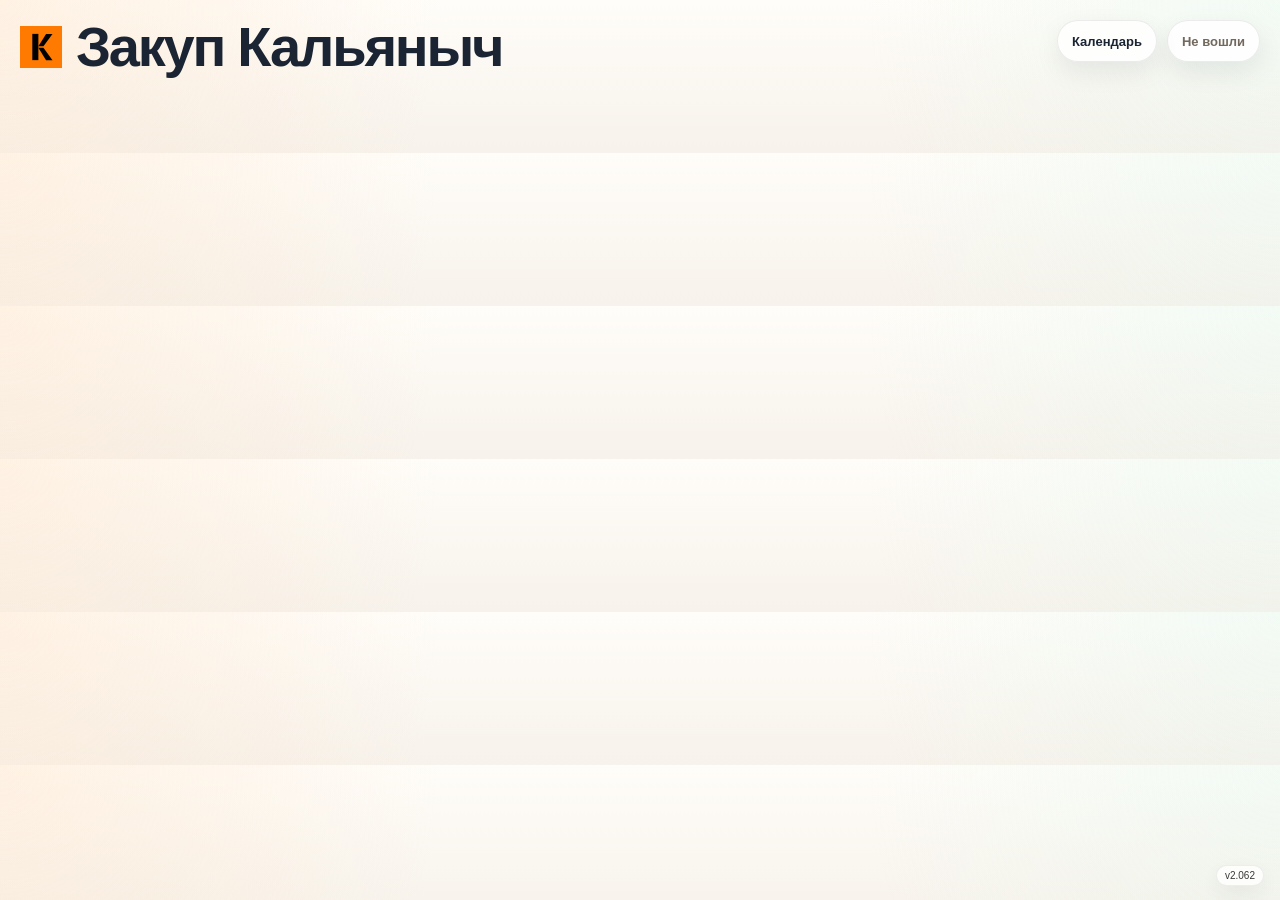
<file: procurement.html>
<!doctype html>
<html lang="ru">
<head>
<meta charset="UTF-8">
<meta name="viewport" content="width=device-width, initial-scale=1.0">
<title>Закуп Кальяныч</title>
<meta property="og:type" content="website">
<meta property="og:title" content="Закуп Кальяныч">
<meta property="og:description" content="Недельный план закупок, бюджеты, счета и оплата.">
<meta property="og:url" content="https://kaidanovicha-spec.github.io/kalyanych-calendar/procurement.html">
<meta property="og:image" content="https://kaidanovicha-spec.github.io/kalyanych-calendar/k-logo.svg">
<link rel="icon" type="image/svg+xml" href="./k-logo.svg">
<link rel="apple-touch-icon" href="./k-logo.svg">
<script src="https://accounts.google.com/gsi/client" async defer></script>
<style>
:root{
--bg:#f7f2eb;
--panel:#ffffff;
--ink:#1a2433;
--muted:#72685d;
--line:rgba(26,36,51,0.08);
--shadow:0 18px 54px rgba(110,89,52,0.12);
--green:#1b9c4a;
--red:#d94848;
--gold:#8a6f2a;
--blue:#1e617c;
--sand:#ede5d8;
--sand-strong:#e1d5c2;
--warm:#fff6e8;
}

*{
box-sizing:border-box;
}

body{
margin:20px;
font-family:-apple-system,BlinkMacSystemFont,sans-serif;
background:
radial-gradient(circle at top left, rgba(255,221,188,0.35), rgba(255,221,188,0) 34%),
radial-gradient(circle at top right, rgba(214,245,235,0.28), rgba(214,245,235,0) 32%),
linear-gradient(180deg, #fffdf9 0%, var(--bg) 100%);
color:var(--ink);
}

a{
color:inherit;
}

.app{
max-width:1240px;
margin:0 auto;
}

.pageTop{
display:flex;
align-items:flex-start;
justify-content:space-between;
gap:16px;
margin-bottom:16px;
}

.brandTitle{
display:flex;
align-items:center;
gap:14px;
margin:0;
font-size:56px;
line-height:0.98;
letter-spacing:-0.04em;
}

.brandLogo{
width:42px;
height:42px;
flex:0 0 auto;
}

.brandLogoLink{
display:inline-flex;
align-items:center;
justify-content:center;
text-decoration:none;
}

.pageActions{
display:flex;
align-items:flex-start;
justify-content:flex-end;
gap:10px;
flex-wrap:wrap;
}

.topAction{
display:inline-flex;
align-items:center;
justify-content:center;
min-height:42px;
padding:10px 14px;
border-radius:999px;
text-decoration:none;
font-size:13px;
font-weight:600;
line-height:1;
border:1px solid rgba(17,17,17,0.08);
background:rgba(255,255,255,0.82);
box-shadow:0 10px 26px rgba(15,23,42,0.08);
backdrop-filter:blur(8px);
color:var(--ink);
cursor:pointer;
appearance:none;
transition:transform 0.18s ease, box-shadow 0.18s ease, border-color 0.18s ease, background 0.18s ease;
}

.topAction:hover,
.topAction:focus-visible{
transform:translateY(-1px);
border-color:rgba(138,111,42,0.22);
box-shadow:0 14px 30px rgba(15,23,42,0.12);
outline:none;
}

.topAction.primary{
background:linear-gradient(135deg,#8a6722 0%,#c89d3d 22%,#f4dc8b 48%,#bf8b22 72%,#7b5616 100%);
border-color:rgba(255,240,184,0.55);
color:#fffaf0;
text-shadow:0 1px 1px rgba(91,58,6,0.24);
}

.userChip{
display:inline-flex;
align-items:center;
justify-content:center;
min-height:42px;
padding:10px 14px;
border-radius:999px;
background:rgba(255,255,255,0.82);
border:1px solid rgba(17,17,17,0.08);
box-shadow:0 10px 26px rgba(15,23,42,0.08);
font-size:13px;
font-weight:600;
color:var(--muted);
max-width:240px;
white-space:nowrap;
overflow:hidden;
text-overflow:ellipsis;
}

.heroCard,
.procurementSection{
background:rgba(255,255,255,0.9);
border:1px solid rgba(224,205,178,0.8);
border-radius:34px;
box-shadow:var(--shadow);
padding:28px 28px 30px;
}

.heroCard{
margin-bottom:18px;
}

.heroEyebrow{
font-size:12px;
font-weight:700;
letter-spacing:0.18em;
text-transform:uppercase;
color:#a08869;
margin-bottom:12px;
}

.heroTitle{
font-size:42px;
line-height:0.98;
letter-spacing:-0.04em;
margin:0 0 10px;
}

.heroText{
margin:0;
font-size:16px;
line-height:1.5;
color:var(--muted);
max-width:860px;
}

.heroMeta{
margin-top:18px;
display:flex;
flex-wrap:wrap;
gap:10px;
}

.heroMetaChip{
display:inline-flex;
align-items:center;
gap:8px;
padding:10px 14px;
border-radius:999px;
background:#f6efe5;
font-size:13px;
font-weight:600;
color:#5f564b;
}

.heroMetaChip.planBudgetMain{
background:linear-gradient(135deg, rgba(190, 246, 210, 0.96), rgba(233, 252, 240, 0.98));
border:1px solid rgba(43, 146, 84, 0.18);
box-shadow:0 14px 28px rgba(43, 146, 84, 0.14);
color:#1d5f35;
font-weight:800;
}

.heroMetaChip.planPlanned{
background:linear-gradient(135deg, rgba(219, 245, 226, 0.96), rgba(242, 251, 245, 0.98));
border:1px solid rgba(61, 138, 84, 0.14);
color:#2a6f41;
}

.heroMetaChip.planRemaining{
background:linear-gradient(135deg, rgba(255, 236, 233, 0.98), rgba(255, 247, 245, 0.98));
border:1px solid rgba(217, 72, 72, 0.14);
color:#a24a4a;
}

.authNotice,
.setupNotice,
.loadingNotice{
margin-top:18px;
padding:16px 18px;
border-radius:22px;
background:#fff7eb;
border:1px solid rgba(200,157,61,0.22);
color:#7b5a21;
font-size:14px;
line-height:1.45;
}

.authNotice.error{
background:#fff0ee;
border-color:rgba(217,72,72,0.2);
color:#a63f3f;
}

.loadingNotice{
background:#eef7fb;
border-color:rgba(30,97,124,0.14);
color:#1e617c;
}

.authActions{
margin-top:18px;
display:flex;
align-items:center;
gap:12px;
flex-wrap:wrap;
}

.googleButtonWrap{
min-height:40px;
}

.plainButton{
appearance:none;
border:none;
border-radius:16px;
padding:11px 15px;
font-size:13px;
font-weight:700;
cursor:pointer;
background:var(--ink);
color:#fff;
}

.plainButton.secondary{
background:#f5efe6;
color:#5f564b;
}

.plainButton.ghost{
background:transparent;
color:#5f564b;
border:1px solid rgba(17,17,17,0.08);
}

.plainButton[disabled]{
opacity:0.55;
cursor:not-allowed;
}

.procurementSection{
display:block;
}

.sectionHeader{
display:flex;
align-items:flex-end;
justify-content:space-between;
gap:12px;
margin-bottom:18px;
}

.sectionTitle{
margin:0;
font-size:34px;
line-height:1;
letter-spacing:-0.04em;
}

.sectionSubtext{
margin:6px 0 0;
color:var(--muted);
font-size:14px;
line-height:1.4;
}

.sectionTools{
display:flex;
align-items:center;
gap:10px;
flex-wrap:wrap;
}

.legend{
display:flex;
flex-wrap:wrap;
gap:10px;
}

.legendChip{
display:inline-flex;
align-items:center;
gap:8px;
padding:8px 12px;
border-radius:999px;
background:#f8f3ea;
font-size:12px;
font-weight:600;
color:#665c51;
}

.legendDot{
width:10px;
height:10px;
border-radius:999px;
display:inline-block;
}

.legendDot.overdue{
background:var(--red);
}

.legendDot.payable{
background:var(--gold);
}

.legendDot.waiting{
background:#9aa0a7;
}

.weeksList{
display:flex;
flex-direction:column;
gap:16px;
}

.weekCard{
background:linear-gradient(180deg, rgba(255,255,255,0.95), rgba(250,246,238,0.98));
border:1px solid rgba(224,205,178,0.78);
border-radius:28px;
padding:22px;
box-shadow:0 14px 32px rgba(110,89,52,0.08);
}

.weekCard.overBudget{
border-color:rgba(217,72,72,0.24);
box-shadow:0 14px 32px rgba(217,72,72,0.1);
}

.weekHeader{
display:flex;
align-items:flex-start;
justify-content:space-between;
gap:18px;
margin-bottom:18px;
}

.weekTitleWrap{
display:flex;
flex-direction:column;
gap:8px;
}

.weekTitle{
margin:0;
font-size:28px;
line-height:1;
letter-spacing:-0.03em;
}

.weekMeta{
display:flex;
flex-wrap:wrap;
gap:8px;
}

.weekMetaChip{
display:inline-flex;
align-items:center;
gap:8px;
padding:8px 12px;
border-radius:999px;
background:#f8f1e7;
font-size:12px;
font-weight:700;
color:#645849;
}

.weekBudgetGrid{
display:grid;
grid-template-columns:repeat(4,minmax(0,1fr));
gap:12px;
min-width:min(620px, 100%);
}

.budgetStat{
padding:14px 16px;
border-radius:20px;
background:#fff;
border:1px solid rgba(17,17,17,0.06);
box-shadow:0 8px 18px rgba(15,23,42,0.04);
}

.budgetStat.alert{
background:linear-gradient(180deg, rgba(255, 240, 238, 0.98), rgba(255, 248, 247, 0.98));
border-color:rgba(217,72,72,0.18);
box-shadow:0 10px 22px rgba(217,72,72,0.08);
}

.budgetStat.good{
background:linear-gradient(180deg, rgba(236, 250, 241, 0.98), rgba(247, 253, 249, 0.98));
border-color:rgba(43,146,84,0.14);
box-shadow:0 10px 22px rgba(43,146,84,0.08);
}

.budgetStat.healthGreat{
background:linear-gradient(180deg, rgba(218, 248, 228, 0.98), rgba(240, 252, 245, 0.98));
border-color:rgba(43,146,84,0.2);
box-shadow:0 12px 26px rgba(43,146,84,0.1);
}

.budgetStat.healthGood{
background:linear-gradient(180deg, rgba(244, 247, 233, 0.98), rgba(251, 252, 245, 0.98));
border-color:rgba(145,125,54,0.16);
box-shadow:0 12px 26px rgba(145,125,54,0.08);
}

.budgetStat.healthWarn{
background:linear-gradient(180deg, rgba(255, 244, 227, 0.98), rgba(255, 249, 240, 0.98));
border-color:rgba(194,118,47,0.18);
box-shadow:0 12px 26px rgba(194,118,47,0.08);
}

.budgetStat.healthBad{
background:linear-gradient(180deg, rgba(255, 238, 236, 0.98), rgba(255, 247, 246, 0.98));
border-color:rgba(217,72,72,0.2);
box-shadow:0 12px 26px rgba(217,72,72,0.09);
}

.budgetStatLabel{
font-size:12px;
font-weight:700;
letter-spacing:0.08em;
text-transform:uppercase;
color:#958474;
margin-bottom:8px;
}

.budgetStatValue{
font-size:28px;
line-height:1;
letter-spacing:-0.03em;
font-weight:800;
color:var(--ink);
}

.budgetStatValue.healthEmoji{
font-size:40px;
line-height:0.95;
letter-spacing:0;
}

.budgetStatValue.negative{
color:var(--red);
}

.budgetStatValue.positive{
color:var(--green);
}

.budgetStatMeta{
margin-top:8px;
font-size:12px;
line-height:1.35;
color:var(--muted);
}

.weekBar{
position:relative;
height:10px;
border-radius:999px;
background:#ece5d8;
overflow:hidden;
margin:0 0 18px;
}

.weekBarFill{
position:absolute;
left:0;
top:0;
bottom:0;
border-radius:999px 0 0 999px;
background:linear-gradient(90deg,#ff8b80,#ffcc75);
}

.weekBarFill.safe{
background:linear-gradient(90deg,#ff8b80,#ffcc75);
}

.weekBarFill.done{
background:linear-gradient(90deg,#6fd094,#37b96c);
}

.weekBarMarker{
position:absolute;
top:-3px;
bottom:-3px;
width:3px;
border-radius:999px;
background:rgba(26,36,51,0.22);
}

.budgetOverrideRow{
display:flex;
align-items:center;
gap:10px;
flex-wrap:wrap;
margin:0 0 16px;
}

.budgetOverrideLabel{
font-size:13px;
font-weight:700;
color:#65594a;
}

.fieldInput,
.fieldDate,
.fieldNumber{
width:100%;
min-height:40px;
padding:9px 12px;
border-radius:14px;
border:1px solid rgba(17,17,17,0.1);
background:#fff;
font:inherit;
color:var(--ink);
}

.fieldNumber::-webkit-outer-spin-button,
.fieldNumber::-webkit-inner-spin-button{
-webkit-appearance:none;
margin:0;
}

.fieldNumber{
appearance:textfield;
-moz-appearance:textfield;
}

.fieldInput:focus,
.fieldDate:focus,
.fieldNumber:focus{
outline:none;
border-color:rgba(30,97,124,0.4);
box-shadow:0 0 0 4px rgba(30,97,124,0.08);
}

.budgetOverrideInput{
width:200px;
}

.ordersTable{
display:flex;
flex-direction:column;
gap:8px;
}

.ordersHead,
.orderRow{
display:grid;
grid-template-columns:minmax(150px,1.55fr) minmax(100px,0.7fr) minmax(132px,0.82fr) minmax(132px,0.82fr) minmax(170px,0.95fr) minmax(118px,0.72fr) minmax(118px,0.72fr);
gap:8px;
align-items:start;
}

.ordersHead{
padding:0 4px;
font-size:12px;
font-weight:800;
letter-spacing:0.08em;
text-transform:uppercase;
color:#9a8774;
}

.orderRow{
padding:10px 12px;
border-radius:20px;
background:#fff;
border:1px solid rgba(17,17,17,0.06);
box-shadow:0 8px 18px rgba(15,23,42,0.04);
}

.orderRow.overdue{
background:var(--overdue-row-bg, #fff1ef);
border-color:var(--overdue-row-border, rgba(217,72,72,0.2));
box-shadow:0 8px 18px rgba(15,23,42,0.04), inset 0 0 0 1px rgba(255,255,255,0.32);
}

.orderRow.waiting{
background:#fcfaf6;
}

.orderField{
display:flex;
flex-direction:column;
gap:6px;
min-width:0;
}

.supplierFieldWrap{
display:flex;
flex-direction:column;
gap:8px;
}

.inlineCheckbox{
display:inline-flex;
align-items:center;
gap:8px;
font-size:12px;
font-weight:700;
color:#6c6153;
}

.inlineCheckbox input{
width:16px;
height:16px;
margin:0;
accent-color:#1b9c4a;
}

.orderFieldLabel{
display:none;
font-size:11px;
font-weight:800;
letter-spacing:0.06em;
text-transform:uppercase;
color:#9a8774;
}

.invoiceCell{
display:flex;
flex-direction:column;
gap:6px;
}

.invoiceLink{
display:inline-flex;
align-items:center;
gap:8px;
min-height:40px;
padding:9px 12px;
border-radius:14px;
background:#f8f2e8;
border:1px solid rgba(17,17,17,0.06);
text-decoration:none;
font-size:13px;
font-weight:600;
color:#5f564b;
white-space:nowrap;
overflow:hidden;
text-overflow:ellipsis;
}

.invoiceLink.muted{
color:#9b8f82;
}

.invoiceInput{
display:none;
}

.invoiceInline{
display:flex;
align-items:center;
gap:6px;
min-width:0;
}

.invoiceActions{
display:flex;
align-items:center;
gap:6px;
min-width:0;
}

.iconButton{
width:36px;
min-width:36px;
height:36px;
padding:0;
border-radius:14px;
font-size:18px;
line-height:1;
}

.dateFieldWrap{
display:flex;
align-items:center;
gap:6px;
}

.dateModePill{
display:inline-flex;
align-items:center;
justify-content:center;
min-height:40px;
padding:10px 12px;
border-radius:14px;
background:#fff3d9;
border:1px solid rgba(138,111,42,0.18);
font-size:12px;
font-weight:800;
letter-spacing:0.04em;
text-transform:uppercase;
color:#8a6f2a;
white-space:nowrap;
}

.rowActionsStack{
display:flex;
align-items:center;
gap:6px;
justify-content:flex-end;
flex-wrap:nowrap;
padding:6px;
border-radius:18px;
background:#f7f1e8;
border:1px solid rgba(17,17,17,0.06);
}

.statusPill{
display:inline-flex;
align-items:center;
justify-content:center;
width:20px;
height:20px;
border-radius:999px;
background:#d7cec1;
box-shadow:inset 0 0 0 1px rgba(17,17,17,0.05);
}

.statusPill.waiting{
background:#9aa3af;
}

.statusPill.payable{
background:#b9931f;
}

.statusPill.overdue{
background:var(--overdue-dot-color, #e25555);
box-shadow:0 0 0 3px var(--overdue-dot-glow, rgba(226,85,85,0.12));
}

.rowActions{
display:flex;
flex-direction:column;
gap:8px;
align-items:flex-end;
}

.statusField{
align-items:center;
justify-content:center;
text-align:center;
}

.statusField .orderFieldLabel{
align-self:center;
text-align:center;
}

.rowActionsStack .plainButton{
margin:0;
}

.rowActionsStack .plainButton:not(.iconButton){
min-height:40px;
padding:10px 14px;
border-radius:14px;
font-size:13px;
}

.rowHint{
font-size:12px;
line-height:1.35;
color:var(--muted);
}

.addOrderRow{
margin-top:14px;
display:flex;
justify-content:flex-start;
}

.archivedOrders{
margin-top:14px;
border-top:1px solid rgba(17,17,17,0.06);
padding-top:14px;
}

.archivedOrders details{
border-radius:24px;
background:#faf7f1;
padding:10px 12px;
}

.archivedOrders summary{
cursor:pointer;
font-size:13px;
font-weight:700;
color:#665c51;
}

.emptyWeek{
padding:14px 16px;
border-radius:18px;
background:#faf7f1;
font-size:14px;
line-height:1.45;
color:var(--muted);
}

.planCard{
margin-bottom:18px;
padding:18px 20px;
border-radius:24px;
background:linear-gradient(180deg,#fffdf8 0%,#f9f3e8 100%);
border:1px solid rgba(200,157,61,0.22);
box-shadow:0 12px 28px rgba(110,89,52,0.08);
display:flex;
align-items:flex-start;
justify-content:space-between;
gap:18px;
}

.planHeaderMain{
flex:1 1 620px;
min-width:0;
}

.planRecommendationCard{
flex:0 0 420px;
padding:18px 18px 16px;
border-radius:24px;
background:rgba(255,255,255,0.92);
border:1px solid rgba(224,205,178,0.8);
box-shadow:var(--shadow);
}

.planRecommendationEyebrow{
display:flex;
align-items:center;
justify-content:space-between;
gap:12px;
margin:0;
font-size:14px;
font-weight:800;
line-height:1.2;
color:var(--ink);
text-transform:none;
letter-spacing:0;
}

.planRecommendationTitle{
margin:12px 0 0;
font-size:24px;
line-height:1;
letter-spacing:-0.03em;
}

.planRecommendationTitle strong{
font-size:30px;
font-weight:800;
line-height:1;
letter-spacing:-0.04em;
color:var(--ink);
}

.planRecommendationStatus{
display:inline-flex;
align-items:center;
justify-content:center;
padding:8px 12px;
border-radius:999px;
font-size:12px;
font-weight:800;
line-height:1;
border:1px solid transparent;
}

.planRecommendationStatus.safe{
background:linear-gradient(180deg, rgba(237,250,241,0.98), rgba(255,255,255,0.96));
color:var(--green);
border-color:rgba(27,156,74,0.16);
}

.planRecommendationStatus.warn{
background:linear-gradient(180deg, rgba(255,247,232,0.98), rgba(255,255,255,0.96));
color:#9a7420;
border-color:rgba(200,157,61,0.2);
}

.planRecommendationStatus.danger{
background:linear-gradient(180deg, rgba(255,240,238,0.98), rgba(255,255,255,0.96));
color:var(--red);
border-color:rgba(217,72,72,0.2);
}

.planRecommendationAmountInline{
margin-top:12px;
font-size:16px;
line-height:1.3;
color:var(--muted);
}

.planRecommendationAmountInline strong{
margin-left:6px;
font-size:30px;
font-weight:800;
line-height:1;
letter-spacing:-0.04em;
color:var(--ink);
}

.planRecommendationPeriod{
margin-top:8px;
font-size:14px;
line-height:1.35;
color:var(--muted);
}

.planRecommendationCompactMeta{
margin-top:14px;
display:grid;
grid-template-columns:repeat(2, minmax(0, 1fr));
gap:8px;
}

.planRecommendationChip{
display:flex;
flex-direction:column;
align-items:flex-start;
gap:4px;
padding:10px 12px;
border-radius:16px;
background:#faf7f1;
border:1px solid rgba(17,17,17,0.06);
box-shadow:none;
text-align:left;
}

.planRecommendationChipLabel{
font-size:11px;
font-weight:800;
letter-spacing:0.08em;
text-transform:uppercase;
color:#9b8f82;
}

.planRecommendationChipValue{
font-size:16px;
font-weight:800;
line-height:1.15;
color:var(--ink);
}

.planRecommendationReason{
margin-top:12px;
font-size:13px;
line-height:1.4;
color:var(--muted);
}

.planRecommendationActions{
margin-top:12px;
display:flex;
justify-content:flex-end;
}

.planRecommendationActions .plainButton{
min-height:36px;
padding:8px 12px;
font-size:12px;
font-weight:700;
opacity:0.78;
}

.planRecommendationOverlay{
position:fixed;
inset:0;
z-index:90;
display:flex;
align-items:center;
justify-content:center;
padding:24px;
background:rgba(26,36,51,0.44);
backdrop-filter:blur(6px);
}

.planRecommendationPanel{
width:min(760px, calc(100vw - 40px));
max-height:calc(100vh - 48px);
overflow:auto;
padding:22px 22px 20px;
border-radius:28px;
background:linear-gradient(180deg, rgba(255,255,255,0.99), rgba(251,246,238,0.98));
border:1px solid rgba(17,17,17,0.08);
box-shadow:0 28px 60px rgba(15,23,42,0.24);
}

.planRecommendationPanelHead{
display:flex;
align-items:flex-start;
justify-content:space-between;
gap:16px;
}

.planRecommendationPanelClose{
flex:0 0 auto;
}

.planRecommendationSummary{
margin-top:14px;
padding:14px 16px;
border-radius:20px;
background:#fff;
border:1px solid rgba(17,17,17,0.08);
}

.planRecommendationSummary.safe{
background:linear-gradient(180deg, rgba(238,250,242,0.98), rgba(255,255,255,0.96));
border-color:rgba(27,156,74,0.18);
}

.planRecommendationSummary.warn{
background:linear-gradient(180deg, rgba(255,247,232,0.98), rgba(255,255,255,0.96));
border-color:rgba(200,157,61,0.24);
}

.planRecommendationSummary.danger{
background:linear-gradient(180deg, rgba(255,240,238,0.98), rgba(255,255,255,0.96));
border-color:rgba(217,72,72,0.24);
}

.planRecommendationAmount{
font-size:28px;
font-weight:800;
line-height:1;
letter-spacing:-0.04em;
color:var(--ink);
}

.planRecommendationNote{
margin-top:8px;
font-size:13px;
line-height:1.45;
color:var(--muted);
}

.planRecommendationGrid{
margin-top:14px;
display:grid;
grid-template-columns:repeat(2, minmax(0, 1fr));
gap:10px;
}

.planRecommendationMetric{
padding:12px 14px;
border-radius:18px;
background:rgba(255,255,255,0.86);
border:1px solid rgba(17,17,17,0.06);
}

.planRecommendationMetricLabel{
font-size:11px;
font-weight:800;
letter-spacing:0.08em;
text-transform:uppercase;
color:#9b8f82;
}

.planRecommendationMetricValue{
margin-top:6px;
font-size:19px;
font-weight:800;
line-height:1.05;
color:var(--ink);
}

.planRecommendationMetricMeta{
margin-top:5px;
font-size:12px;
line-height:1.35;
color:var(--muted);
}

.planRecommendationBullets{
margin:14px 0 0;
padding:0;
list-style:none;
display:flex;
flex-direction:column;
gap:8px;
}

.planRecommendationBullets li{
padding-left:16px;
position:relative;
font-size:13px;
line-height:1.45;
color:var(--ink);
}

.planRecommendationBullets li::before{
content:"";
position:absolute;
left:0;
top:7px;
width:7px;
height:7px;
border-radius:999px;
background:#c89d3d;
}

.planRecommendationMeta{
margin-top:12px;
padding-top:12px;
border-top:1px solid rgba(17,17,17,0.06);
font-size:12px;
line-height:1.45;
color:var(--muted);
}

.planUnifiedCard{
margin-bottom:18px;
padding:18px 20px 20px;
border-radius:28px;
background:linear-gradient(180deg,#fffdf8 0%,#f9f3e8 100%);
border:1px solid rgba(200,157,61,0.22);
box-shadow:0 12px 28px rgba(110,89,52,0.08);
}

.planUnifiedCard .planCard{
margin-bottom:16px;
padding:0;
border:none;
background:transparent;
box-shadow:none;
border-radius:0;
}

.planUnifiedBody{
padding:18px 18px 16px;
border-radius:24px;
background:rgba(255,252,246,0.62);
border:1px solid rgba(224,205,178,0.58);
box-shadow:inset 0 1px 0 rgba(255,255,255,0.55);
}

.planUnifiedBody .dueGroupHead{
margin-bottom:10px;
padding-bottom:12px;
border-bottom:1px solid rgba(224,205,178,0.55);
}

.planUnifiedBody .ordersTable{
margin-top:0;
}

.planUnifiedBody .emptyWeek{
background:rgba(250,247,241,0.82);
}

.planUnifiedBody .addOrderRow{
margin-top:14px;
}

.planTitle{
margin:0;
font-size:28px;
line-height:1;
letter-spacing:-0.03em;
}

.planText{
margin:10px 0 0;
font-size:14px;
line-height:1.45;
color:var(--muted);
max-width:620px;
}

.planMeta{
margin-top:12px;
display:flex;
flex-wrap:wrap;
gap:8px;
}

.planBudgetTools{
margin-top:14px;
display:flex;
align-items:center;
gap:10px;
flex-wrap:wrap;
}

.planSelector{
margin-top:14px;
display:flex;
align-items:center;
gap:10px;
flex-wrap:wrap;
}

.planSelectorLabel{
font-size:14px;
font-weight:700;
color:var(--muted);
}

.planSelectorField{
min-width:220px;
max-width:320px;
}

.groupList{
display:flex;
flex-direction:column;
gap:14px;
}

.dueGroup{
padding:16px;
border-radius:24px;
border:1px solid rgba(224,205,178,0.72);
background:rgba(255,255,255,0.84);
}

.dueGroup.overdue{
border-color:rgba(217,72,72,0.18);
background:#fff7f6;
}

.dueGroup.currentWindow{
border-color:rgba(27,156,74,0.18);
background:linear-gradient(180deg, rgba(237,250,241,0.96), rgba(255,255,255,0.88));
box-shadow:0 12px 28px rgba(27,156,74,0.08);
}

.dueGroupHead{
display:flex;
align-items:flex-start;
justify-content:space-between;
gap:12px;
margin-bottom:12px;
}

.dueGroupTitle{
margin:0;
font-size:24px;
line-height:1;
letter-spacing:-0.03em;
}

.dueGroupMeta{
margin-top:6px;
font-size:13px;
line-height:1.4;
color:var(--muted);
}

.paidRegistryModal{
position:fixed;
inset:0;
display:flex;
align-items:flex-start;
justify-content:center;
padding:56px 20px 28px;
background:rgba(26,36,51,0.3);
backdrop-filter:blur(8px);
z-index:60;
}

.paidRegistryDialog{
width:min(1080px, 100%);
max-height:calc(100vh - 84px);
overflow:auto;
background:linear-gradient(180deg, rgba(255,255,255,0.97), rgba(250,246,238,0.99));
border:1px solid rgba(224,205,178,0.88);
border-radius:30px;
box-shadow:0 28px 72px rgba(76,55,24,0.18);
padding:24px;
}

.paidRegistryHead{
display:flex;
align-items:flex-start;
justify-content:space-between;
gap:18px;
margin-bottom:18px;
}

.paidRegistryTitle{
margin:0;
font-size:34px;
line-height:1;
letter-spacing:-0.04em;
}

.paidRegistryText{
margin:10px 0 0;
font-size:14px;
line-height:1.45;
color:var(--muted);
max-width:720px;
}

.paidRegistryFilters{
display:flex;
flex-wrap:wrap;
gap:10px;
margin-bottom:18px;
}

.paidRegistryFilterChip{
display:inline-flex;
align-items:center;
justify-content:center;
min-height:38px;
padding:8px 14px;
border-radius:999px;
border:1px solid rgba(17,17,17,0.08);
background:rgba(255,255,255,0.9);
box-shadow:0 8px 20px rgba(15,23,42,0.05);
font-size:13px;
font-weight:600;
color:var(--muted);
cursor:pointer;
transition:transform 0.18s ease, box-shadow 0.18s ease, border-color 0.18s ease, background 0.18s ease, color 0.18s ease;
}

.paidRegistryFilterChip:hover,
.paidRegistryFilterChip:focus-visible{
transform:translateY(-1px);
border-color:rgba(138,111,42,0.2);
box-shadow:0 10px 24px rgba(15,23,42,0.08);
outline:none;
}

.paidRegistryFilterChip.active{
background:#f6efe5;
border-color:rgba(200,157,61,0.24);
color:#6b5524;
}

.paidRegistryGrid{
display:grid;
grid-template-columns:repeat(4,minmax(0,1fr));
gap:12px;
margin-bottom:18px;
}

.paidRegistryStat{
padding:16px;
border-radius:22px;
background:#fff;
border:1px solid rgba(17,17,17,0.06);
box-shadow:0 10px 22px rgba(15,23,42,0.05);
}

.paidRegistryStatLabel{
font-size:12px;
font-weight:700;
letter-spacing:0.08em;
text-transform:uppercase;
color:#958474;
margin-bottom:8px;
}

.paidRegistryStatValue{
font-size:28px;
line-height:1;
letter-spacing:-0.03em;
font-weight:800;
color:var(--ink);
}

.paidRegistryStatMeta{
margin-top:8px;
font-size:12px;
line-height:1.35;
color:var(--muted);
}

.paidRegistryMonths{
display:flex;
flex-direction:column;
gap:16px;
}

.paidMonthCard{
background:#fff;
border:1px solid rgba(17,17,17,0.06);
border-radius:24px;
padding:18px;
box-shadow:0 10px 24px rgba(15,23,42,0.04);
}

.paidMonthHead,
.paidWeekHead{
display:flex;
align-items:flex-start;
justify-content:space-between;
gap:16px;
}

.paidMonthTitle,
.paidWeekTitle{
margin:0;
font-size:24px;
line-height:1;
letter-spacing:-0.03em;
}

.paidMonthMeta,
.paidWeekMeta{
margin-top:8px;
font-size:13px;
line-height:1.4;
color:var(--muted);
}

.paidWeeks{
display:flex;
flex-direction:column;
gap:12px;
margin-top:14px;
}

.paidWeekCard{
border-radius:20px;
background:#fcfaf6;
border:1px solid rgba(224,205,178,0.68);
padding:16px;
}

.paidWeekSuppliers{
margin-top:12px;
display:grid;
grid-template-columns:repeat(2,minmax(0,1fr));
gap:10px;
}

.paidSupplierCard{
display:flex;
align-items:flex-start;
justify-content:space-between;
gap:12px;
padding:12px 14px;
border-radius:18px;
background:#fff;
border:1px solid rgba(17,17,17,0.05);
}

.paidSupplierMain{
display:flex;
align-items:center;
justify-content:space-between;
gap:16px;
min-width:0;
flex:1;
}

.paidSupplierMain > div:first-child{
min-width:0;
flex:1;
}

.paidSupplierActions{
display:flex;
align-items:center;
gap:8px;
flex-shrink:0;
}

.paidSupplierDelete{
width:34px;
min-width:34px;
height:34px;
border-radius:12px;
font-size:18px;
line-height:1;
}

.paidSupplierName{
font-size:15px;
font-weight:700;
line-height:1.3;
}

.paidSupplierMeta{
margin-top:4px;
font-size:12px;
line-height:1.35;
color:var(--muted);
}

.paidSupplierAmount{
font-size:16px;
font-weight:800;
line-height:1.1;
white-space:nowrap;
margin-right:10px;
padding-left:8px;
}

.screenHidden{
display:none !important;
}

.uiVersionToggle{
position:fixed;
right:16px;
bottom:14px;
z-index:30;
padding:4px 8px;
border-radius:999px;
background:#fff;
color:#111;
border:1px solid rgba(17,17,17,0.08);
box-shadow:0 8px 24px rgba(15,23,42,0.08);
font-size:10px;
font-weight:500;
line-height:1.1;
opacity:0.82;
}

@media (max-width: 1100px){
.weekHeader{
flex-direction:column;
}

.weekBudgetGrid{
grid-template-columns:repeat(2,minmax(0,1fr));
width:100%;
}

.ordersHead,
.orderRow{
grid-template-columns:minmax(150px,1.4fr) minmax(100px,0.75fr) minmax(132px,0.9fr) minmax(132px,0.9fr) minmax(160px,1fr) minmax(120px,0.8fr) minmax(114px,0.78fr);
}
}

@media (max-width: 900px){
body{
margin:14px;
}

.pageTop{
flex-direction:column;
align-items:stretch;
gap:10px;
}

.pageActions{
justify-content:space-between;
}

.brandTitle{
font-size:42px;
}

.heroCard,
.procurementSection{
padding:22px 20px 24px;
border-radius:28px;
}

.weekCard{
padding:18px;
border-radius:24px;
}

.planCard{
flex-direction:column;
}

.planRecommendationCard{
flex:1 1 auto;
width:100%;
}

.planRecommendationOverlay{
padding:18px;
}

.planRecommendationPanel{
width:100%;
max-height:calc(100vh - 36px);
}

.paidRegistryModal{
padding:20px 14px;
}

.paidRegistryDialog{
max-height:calc(100vh - 40px);
padding:18px;
border-radius:26px;
}

.paidRegistryGrid{
grid-template-columns:1fr 1fr;
}

.paidWeekSuppliers{
grid-template-columns:1fr;
}

.weekBudgetGrid{
grid-template-columns:1fr 1fr;
}

.ordersHead{
display:none;
}

.orderRow{
grid-template-columns:1fr 1fr;
}

.orderFieldLabel{
display:block;
}

}

@media (max-width: 640px){
.brandTitle{
font-size:34px;
gap:10px;
}

.brandLogo{
width:38px;
height:38px;
}

.pageActions{
flex-direction:column;
align-items:stretch;
}

.topAction,
.userChip{
width:100%;
max-width:none;
}

.heroTitle{
font-size:34px;
}

.weekTitle{
font-size:24px;
}

.planTitle{
font-size:24px;
}

.weekBudgetGrid{
grid-template-columns:1fr;
}

.budgetStatValue{
font-size:24px;
}

.orderRow{
grid-template-columns:1fr;
}

.budgetOverrideInput{
width:100%;
}

.paidRegistryHead,
.paidMonthHead,
.paidWeekHead{
flex-direction:column;
}

.paidRegistryGrid{
grid-template-columns:1fr;
}

.paidRegistryTitle{
font-size:28px;
}

}
</style>
</head>
<body>
<div class="app">
<div class="pageTop">
<h1 class="brandTitle">
<a class="brandLogoLink" href="./index.html" aria-label="Вернуться к календарю">
<img class="brandLogo" src="./k-logo.svg" alt="К">
</a>
Закуп Кальяныч
</h1>
<div class="pageActions">
<a class="topAction secondary" href="./index.html">Календарь</a>
<a class="topAction screenHidden" id="driveFolderButton" href="#" target="_blank" rel="noopener noreferrer">Папка счетов</a>
<button class="topAction screenHidden" id="paidRegistryButton" type="button">Оплачено</button>
<button class="plainButton secondary screenHidden" id="signOutButton" type="button">Выйти</button>
<div class="userChip" id="userChip">Не вошли</div>
</div>
</div>

<div class="setupNotice screenHidden" id="setupNotice"></div>
<div class="authNotice screenHidden" id="authNotice"></div>
<div class="loadingNotice screenHidden" id="loadingNotice">Загружаю данные закупа и календаря…</div>
<div class="authActions" id="authActions">
<div class="googleButtonWrap" id="googleButtonWrap"></div>
</div>

<section class="procurementSection screenHidden" id="procurementSection">
<div class="sectionHeader">
<div>
<h2 class="sectionTitle">Общий список закупа</h2>
<p class="sectionSubtext" id="sectionSubtext">Один список всех заказов без разбивки по неделям: поставщики, даты, счета, оплата и просрочки.</p>
</div>
<div class="sectionTools">
<div class="legend">
<div class="legendChip"><span class="legendDot waiting"></span>Ожидает счет</div>
<div class="legendChip"><span class="legendDot payable"></span>К оплате</div>
<div class="legendChip"><span class="legendDot overdue"></span>Просрочено</div>
</div>
</div>
</div>
<div class="weeksList" id="weeksList"></div>
</section>
</div>

<div class="paidRegistryModal screenHidden" id="paidRegistryModal">
  <div class="paidRegistryDialog" role="dialog" aria-modal="true" aria-labelledby="paidRegistryTitle">
    <div class="paidRegistryHead">
      <div>
        <h2 class="paidRegistryTitle" id="paidRegistryTitle">Оплачено поставщикам</h2>
        <p class="paidRegistryText">Реестр построен по строкам, где нажали «Оплачено». Здесь видны реально отмеченные оплаты из закупа.</p>
      </div>
      <button class="plainButton ghost" id="closePaidRegistryButton" type="button">Закрыть</button>
    </div>
    <div class="paidRegistryFilters" id="paidRegistryFilters"></div>
    <div class="paidRegistryGrid" id="paidRegistrySummary"></div>
    <div class="paidRegistryMonths" id="paidRegistryContent"></div>
  </div>
</div>

<div class="uiVersionToggle">v2.062</div>

<script>
const PROCUREMENT_VERSION = "v2.062";
const procurementConfig = {
googleClientId: "462958236662-4jml8gljkbk0tddja2cktktgdvubiat9.apps.googleusercontent.com",
apiUrl: "https://script.google.com/macros/s/AKfycbxUp-7LEYL0Sj_J4Ck7QgMiNVziLmxxseLGk4ottNTfkBAktrAcgSwk0r7k1ESVW56kwQ/exec",
revenueApiUrl: "https://script.google.com/macros/s/AKfycbyPoZgiulk-_qC7hKRxkoOarINnqzsQ5wtLed7rVVSW994dVC2QFxZwyQuT3Dr_hQTJ0w/exec"
};
const procurementFinanceConfig = {
cashlessShareByMonth: {
  "2026-02": 0.95
},
defaultCashlessShare: 0.95,
obligatoryReserveRate: 0.25,
targetDebtLimit: 1500000
};
const PROCUREMENT_PAID_REGISTRY = {
  "2026-01": {
    title: "Январь 2026",
    total: 1590519.6,
    payments: 66,
    suppliers: [
      { name: "ПРУДОВИКОВ ЕГОР ИГОРЕВИЧ", total: 448006, payments: 6 },
      { name: "БОНДАРЧУК ВАСИЛИНА НИКОЛАЕВНА", total: 446352.2, payments: 12 },
      { name: "ООО \"МЕОТИДА", total: 281197.9, payments: 5 },
      { name: "УСКОВА ОЛЬГА СЕРГЕЕВНА", total: 217898, payments: 24 },
      { name: "ООО \"УРАЛ ТАБАК", total: 63738, payments: 5 },
      { name: "АИТОВ ЭРНЕС ИЛЬЯСОВИЧ", total: 48480, payments: 1 },
      { name: "АРАКЕЛЯН ДАВИД КАРЭНОВИЧ", total: 45842.5, payments: 1 },
      { name: "ООО \"М ЭНД КОМПАНИ", total: 39005, payments: 12 }
    ],
    weeks: [
      { week_start: "2025-12-29", total: 264417.2, payments: 3, suppliers: [
        { name: "ПРУДОВИКОВ ЕГОР ИГОРЕВИЧ", total: 139400 },
        { name: "БОНДАРЧУК ВАСИЛИНА НИКОЛАЕВНА", total: 125017.2 }
      ]},
      { week_start: "2026-01-05", total: 336958, payments: 17, suppliers: [
        { name: "БОНДАРЧУК ВАСИЛИНА НИКОЛАЕВНА", total: 201145 },
        { name: "УСКОВА ОЛЬГА СЕРГЕЕВНА", total: 53841 },
        { name: "ПРУДОВИКОВ ЕГОР ИГОРЕВИЧ", total: 49700 },
        { name: "ООО \"УРАЛ ТАБАК", total: 23617 },
        { name: "ООО \"М ЭНД КОМПАНИ", total: 8655 }
      ]},
      { week_start: "2026-01-12", total: 366766.9, payments: 17, suppliers: [
        { name: "ООО \"МЕОТИДА", total: 151197.9 },
        { name: "ПРУДОВИКОВ ЕГОР ИГОРЕВИЧ", total: 150000 },
        { name: "УСКОВА ОЛЬГА СЕРГЕЕВНА", total: 38723 },
        { name: "ООО \"УРАЛ ТАБАК", total: 18496 },
        { name: "ООО \"М ЭНД КОМПАНИ", total: 8350 }
      ]},
      { week_start: "2026-01-19", total: 414017, payments: 18, suppliers: [
        { name: "ООО \"МЕОТИДА", total: 130000 },
        { name: "БОНДАРЧУК ВАСИЛИНА НИКОЛАЕВНА", total: 120190 },
        { name: "ПРУДОВИКОВ ЕГОР ИГОРЕВИЧ", total: 108906 },
        { name: "УСКОВА ОЛЬГА СЕРГЕЕВНА", total: 36248 },
        { name: "ООО \"УРАЛ ТАБАК", total: 9688 },
        { name: "ООО \"М ЭНД КОМПАНИ", total: 8985 }
      ]},
      { week_start: "2026-01-26", total: 208360.5, payments: 11, suppliers: [
        { name: "УСКОВА ОЛЬГА СЕРГЕЕВНА", total: 89086 },
        { name: "АИТОВ ЭРНЕС ИЛЬЯСОВИЧ", total: 48480 },
        { name: "АРАКЕЛЯН ДАВИД КАРЭНОВИЧ", total: 45842.5 },
        { name: "ООО \"М ЭНД КОМПАНИ", total: 13015 },
        { name: "ООО \"УРАЛ ТАБАК", total: 11937 }
      ]}
    ]
  },
  "2026-02": {
    title: "Февраль 2026",
    total: 1537680.8,
    payments: 66,
    suppliers: [
      { name: "БОНДАРЧУК ВАСИЛИНА НИКОЛАЕВНА", total: 369247, payments: 12 },
      { name: "ПРУДОВИКОВ ЕГОР ИГОРЕВИЧ", total: 278842, payments: 3 },
      { name: "ООО \"УРАЛ ТАБАК", total: 156718, payments: 9 },
      { name: "УСКОВА ОЛЬГА СЕРГЕЕВНА", total: 130331, payments: 22 },
      { name: "НИКИШИНА ЕВГЕНИЯ СЕРГЕЕВНА", total: 126138.8, payments: 2 },
      { name: "ООО \"ТРИАДА", total: 89950, payments: 1 },
      { name: "ООО \"ЧАБАККО", total: 80275, payments: 1 },
      { name: "КАРАСЁВ ЮРИЙ ВЛАДИМИРОВИЧ", total: 80100, payments: 1 },
      { name: "ИНДИН АНДРЕЙ ЮРЬЕВИЧ", total: 49254, payments: 1 },
      { name: "ООО \"ПЕРСПЕКТИВА ЮГ", total: 47990, payments: 1 },
      { name: "ООО \"М ЭНД КОМПАНИ", total: 46910, payments: 10 },
      { name: "АИТОВ ЭРНЕС ИЛЬЯСОВИЧ", total: 44950, payments: 1 },
      { name: "ООО \"АЛАТЫРЬ", total: 29475, payments: 1 },
      { name: "ФИЛИППОВ ИЛЬЯ ОЛЕГОВИЧ", total: 7500, payments: 1 }
    ],
    weeks: [
      { week_start: "2026-02-02", total: 426978, payments: 19, suppliers: [
        { name: "ООО \"УРАЛ ТАБАК", total: 111350 },
        { name: "ПРУДОВИКОВ ЕГОР ИГОРЕВИЧ", total: 102672 },
        { name: "ООО \"ЧАБАККО", total: 80275 },
        { name: "АИТОВ ЭРНЕС ИЛЬЯСОВИЧ", total: 44950 },
        { name: "ООО \"АЛАТЫРЬ", total: 29475 },
        { name: "УСКОВА ОЛЬГА СЕРГЕЕВНА", total: 25875 },
        { name: "БОНДАРЧУК ВАСИЛИНА НИКОЛАЕВНА", total: 21361 },
        { name: "ООО \"М ЭНД КОМПАНИ", total: 11020 }
      ]},
      { week_start: "2026-02-09", total: 285384, payments: 12, suppliers: [
        { name: "ООО \"ТРИАДА", total: 89950 },
        { name: "ПРУДОВИКОВ ЕГОР ИГОРЕВИЧ", total: 56170 },
        { name: "ИНДИН АНДРЕЙ ЮРЬЕВИЧ", total: 49254 },
        { name: "ООО \"ПЕРСПЕКТИВА ЮГ", total: 47990 },
        { name: "УСКОВА ОЛЬГА СЕРГЕЕВНА", total: 24745 },
        { name: "ООО \"УРАЛ ТАБАК", total: 9360 },
        { name: "ООО \"М ЭНД КОМПАНИ", total: 7915 }
      ]},
      { week_start: "2026-02-16", total: 630243.8, payments: 23, suppliers: [
        { name: "БОНДАРЧУК ВАСИЛИНА НИКОЛАЕВНА", total: 291503 },
        { name: "НИКИШИНА ЕВГЕНИЯ СЕРГЕЕВНА", total: 126138.8 },
        { name: "ПРУДОВИКОВ ЕГОР ИГОРЕВИЧ", total: 120000 },
        { name: "ООО \"УРАЛ ТАБАК", total: 36008 },
        { name: "УСКОВА ОЛЬГА СЕРГЕЕВНА", total: 34464 },
        { name: "ООО \"М ЭНД КОМПАНИ", total: 14630 },
        { name: "ФИЛИППОВ ИЛЬЯ ОЛЕГОВИЧ", total: 7500 }
      ]},
      { week_start: "2026-02-23", total: 195075, payments: 12, suppliers: [
        { name: "КАРАСЁВ ЮРИЙ ВЛАДИМИРОВИЧ", total: 80100 },
        { name: "БОНДАРЧУК ВАСИЛИНА НИКОЛАЕВНА", total: 56383 },
        { name: "УСКОВА ОЛЬГА СЕРГЕЕВНА", total: 45247 },
        { name: "ООО \"М ЭНД КОМПАНИ", total: 13345 }
      ]}
    ]
  },
  "2026-03": {
    title: "Март 2026",
    total: 1431412.05,
    payments: 52,
    suppliers: [
      { name: "ПРУДОВИКОВ ЕГОР ИГОРЕВИЧ", total: 348167.25, payments: 3 },
      { name: "ООО УРАЛ ТАБАК", total: 306425, payments: 6 },
      { name: "БОНДАРЧУК ВАСИЛИНА НИКОЛАЕВНА", total: 302557, payments: 13 },
      { name: "ООО ТАБАЧНАЯ ДИСТРИБУЦИОННАЯ КОМПАНИЯ", total: 125667, payments: 2 },
      { name: "АИТОВ ЭРНЕС ИЛЬЯСОВИЧ", total: 93400, payments: 2 },
      { name: "УСКОВА ОЛЬГА СЕРГЕЕВНА", total: 74049, payments: 12 },
      { name: "ООО АЛАТЫРЬ", total: 55350, payments: 1 },
      { name: "ООО ЧАБАККО", total: 49480, payments: 1 },
      { name: "ООО М ЭНД КОМПАНИ", total: 28675, payments: 7 },
      { name: "ПОПКОВ СТАНИСЛАВ ВЯЧЕСЛАВОВИЧ", total: 24000, payments: 2 },
      { name: "ГЕРАСИМОВ СЕРГЕЙ АЛЕКСАНДРОВИЧ", total: 16081.8, payments: 2 },
      { name: "ФИЛИППОВ ИЛЬЯ ОЛЕГОВИЧ", total: 7560, payments: 1 }
    ],
    weeks: [
      { week_start: "2026-02-23", total: 7560, payments: 1, suppliers: [
        { name: "ФИЛИППОВ ИЛЬЯ ОЛЕГОВИЧ", total: 7560 }
      ]},
      { week_start: "2026-03-02", total: 412304, payments: 17, suppliers: [
        { name: "БОНДАРЧУК ВАСИЛИНА НИКОЛАЕВНА", total: 280649 },
        { name: "АИТОВ ЭРНЕС ИЛЬЯСОВИЧ", total: 74200 },
        { name: "УСКОВА ОЛЬГА СЕРГЕЕВНА", total: 33970 },
        { name: "ООО ТАБАЧНАЯ ДИСТРИБУЦИОННАЯ КОМПАНИЯ", total: 9720 },
        { name: "ООО М ЭНД КОМПАНИ", total: 8995 },
        { name: "ООО УРАЛ ТАБАК", total: 4770 }
      ]},
      { week_start: "2026-03-09", total: 436323, payments: 14, suppliers: [
        { name: "ПРУДОВИКОВ ЕГОР ИГОРЕВИЧ", total: 158510 },
        { name: "ООО ТАБАЧНАЯ ДИСТРИБУЦИОННАЯ КОМПАНИЯ", total: 115947 },
        { name: "ООО УРАЛ ТАБАК", total: 114372 },
        { name: "УСКОВА ОЛЬГА СЕРГЕЕВНА", total: 31679 },
        { name: "ПОПКОВ СТАНИСЛАВ ВЯЧЕСЛАВОВИЧ", total: 9300 },
        { name: "ООО М ЭНД КОМПАНИ", total: 6515 }
      ]},
      { week_start: "2026-03-16", total: 575225.05, payments: 20, suppliers: [
        { name: "ПРУДОВИКОВ ЕГОР ИГОРЕВИЧ", total: 189657.25 },
        { name: "ООО УРАЛ ТАБАК", total: 187283 },
        { name: "ООО АЛАТЫРЬ", total: 55350 },
        { name: "ООО ЧАБАККО", total: 49480 },
        { name: "БОНДАРЧУК ВАСИЛИНА НИКОЛАЕВНА", total: 21908 },
        { name: "АИТОВ ЭРНЕС ИЛЬЯСОВИЧ", total: 19200 },
        { name: "ГЕРАСИМОВ СЕРГЕЙ АЛЕКСАНДРОВИЧ", total: 16081.8 },
        { name: "ПОПКОВ СТАНИСЛАВ ВЯЧЕСЛАВОВИЧ", total: 14700 },
        { name: "ООО М ЭНД КОМПАНИ", total: 13165 },
        { name: "УСКОВА ОЛЬГА СЕРГЕЕВНА", total: 8400 }
      ]}
    ]
  }
};

const procurementSessionKey = "kalyanychProcurementSession";
const PROCUREMENT_AUTO_REFRESH_MS = 60 * 60 * 1000;
let today = new Date();
let revenueData = {};
let procurementState = {
user: null,
idToken: "",
weeks: [],
orders: [],
driveFolderUrl: "",
loading: false
};
let selectedPlanWeekKey = "";
let recommendationDetailsOpen = false;
let paidRegistryOpen = false;
let paidRegistrySelectedMonthKey = "";
const saveTimers = {};
const saveInFlight = {};
const saveQueued = {};
const lastSavedSnapshots = {};
const revenueBaselineCache = {};
let procurementAutoRefreshTimer = 0;

function refreshToday(){
today = new Date();
}

function formatDateKey(date){
let year = date.getUTCFullYear();
let month = String(date.getUTCMonth() + 1).padStart(2, "0");
let day = String(date.getUTCDate()).padStart(2, "0");
return year + "-" + month + "-" + day;
}

function parseDateKey(dateKey){
if (!dateKey || !/^\d{4}-\d{2}-\d{2}$/.test(String(dateKey).trim())) return new Date(NaN);
let [year, month, day] = String(dateKey).split("-").map(Number);
return new Date(Date.UTC(year, month - 1, day));
}

function normalizeDateValue(value){
if (!value) return "";
if (value instanceof Date && !Number.isNaN(value.getTime())){
  return formatDateKey(value);
}
let raw = String(value).trim();
if (!raw) return "";
if (/^\d{4}-\d{2}-\d{2}$/.test(raw)){
  return raw;
}
let isoMatch = raw.match(/^(\d{4}-\d{2}-\d{2})T/);
if (isoMatch){
  return isoMatch[1];
}
let ruMatch = raw.match(/^(\d{2})\.(\d{2})\.(\d{4})$/);
if (ruMatch){
  return `${ruMatch[3]}-${ruMatch[2]}-${ruMatch[1]}`;
}
let parsed = new Date(raw);
if (!Number.isNaN(parsed.getTime())){
  return formatDateKey(parsed);
}
return "";
}

function formatMoney(value){
return Number(value || 0).toLocaleString("ru-RU") + " ₽";
}

function formatMoneyField(value){
let numeric = Number(value || 0);
if (!numeric) return "";
return numeric.toLocaleString("ru-RU") + " ₽";
}

function parseMoneyField(value){
if (typeof value === "number") return value;
let normalized = String(value || "").replace(/[^\d]/g, "");
return Number(normalized || 0);
}

function formatDateLabel(dateKey){
if (!dateKey) return "—";
let date = parseDateKey(dateKey);
if (Number.isNaN(date.getTime())) return "—";
return date.toLocaleDateString("ru-RU", { day: "numeric", month: "long", timeZone: "UTC" });
}

function formatMonthLabel(monthKey){
if (!/^\d{4}-\d{2}$/.test(String(monthKey || ""))) return monthKey || "—";
let [year, month] = String(monthKey).split("-").map(Number);
let date = new Date(Date.UTC(year, month - 1, 1));
return date.toLocaleDateString("ru-RU", { month: "long", year: "numeric", timeZone: "UTC" });
}

function escapeHtml(value){
return String(value ?? "")
  .replaceAll("&", "&amp;")
  .replaceAll("<", "&lt;")
  .replaceAll(">", "&gt;")
  .replaceAll('"', "&quot;");
}

function addDays(date, amount){
let copy = new Date(date);
copy.setUTCDate(copy.getUTCDate() + amount);
return copy;
}

function getWeekRangeLabel(weekStartKey){
let start = parseDateKey(weekStartKey);
if (Number.isNaN(start.getTime())) return "—";
let end = addDays(start, 6);
return `${formatDateLabel(formatDateKey(start))} - ${formatDateLabel(formatDateKey(end))}`;
}

function getPaidRegistryMonthKey(dateValue){
let dateKey = normalizeDateValue(dateValue);
return dateKey ? dateKey.slice(0, 7) : "";
}

function buildPaidRegistryData(){
let months = {};
procurementState.orders
  .filter((order) => Boolean(order.paid_at))
  .map((order) => {
    let paidDateKey = normalizeDateValue(order.paid_at);
    if (!paidDateKey) return null;
    let monthKey = getPaidRegistryMonthKey(order.paid_at);
    let weekStartKey = formatDateKey(getMonday(parseDateKey(paidDateKey)));
    return {
      id: String(order.id || ""),
      supplier_name: String(order.supplier_name || "").trim() || "Без названия",
      order_amount: Number(order.order_amount || 0),
      paid_date: paidDateKey,
      week_start: weekStartKey,
      month_key: monthKey,
      invoice_file_name: String(order.invoice_file_name || ""),
      invoice_file_url: String(order.invoice_file_url || "")
    };
  })
  .filter(Boolean)
  .sort((left, right) => {
    let leftKey = `${left.paid_date}:${left.supplier_name}:${left.id}`;
    let rightKey = `${right.paid_date}:${right.supplier_name}:${right.id}`;
    return leftKey.localeCompare(rightKey);
  })
  .forEach((entry) => {
    if (!months[entry.month_key]){
      months[entry.month_key] = {
        title: formatMonthLabel(entry.month_key),
        total: 0,
        payments: 0,
        uniqueSuppliers: new Set(),
        weeks: {}
      };
    }
    let month = months[entry.month_key];
    month.total += entry.order_amount;
    month.payments += 1;
    month.uniqueSuppliers.add(entry.supplier_name);
    if (!month.weeks[entry.week_start]){
      month.weeks[entry.week_start] = {
        week_start: entry.week_start,
        total: 0,
        payments: 0,
        orders: []
      };
    }
    let week = month.weeks[entry.week_start];
    week.total += entry.order_amount;
    week.payments += 1;
    week.orders.push(entry);
  });

return Object.fromEntries(
  Object.entries(months)
    .sort((left, right) => left[0].localeCompare(right[0]))
    .map(([monthKey, month]) => [
      monthKey,
      {
        title: month.title,
        total: month.total,
        payments: month.payments,
        suppliers: month.uniqueSuppliers.size,
        weeks: Object.values(month.weeks).sort((left, right) => left.week_start.localeCompare(right.week_start))
      }
    ])
);
}

function getPaidRegistrySummary(monthKey = ""){
let registry = buildPaidRegistryData();
let monthEntries = Object.entries(registry);
if (monthKey && registry[monthKey]){
  monthEntries = [[monthKey, registry[monthKey]]];
}
let totalPaid = monthEntries.reduce((sum, [, month]) => sum + Number(month.total || 0), 0);
let totalWeeks = monthEntries.reduce((sum, [, month]) => sum + Number((month.weeks || []).length), 0);
let totalPayments = monthEntries.reduce((sum, [, month]) => sum + Number(month.payments || 0), 0);
let averageWeek = totalWeeks ? totalPaid / totalWeeks : 0;
let averageMonth = monthEntries.length ? totalPaid / monthEntries.length : 0;
return {
  totalPaid,
  totalWeeks,
  totalPayments,
  averageWeek,
  averageMonth,
  months: monthEntries.length
};
}

function renderPaidRegistry(){
let registry = buildPaidRegistryData();
let summary = getPaidRegistrySummary();
let summaryNode = document.getElementById("paidRegistrySummary");
let contentNode = document.getElementById("paidRegistryContent");
let filtersNode = document.getElementById("paidRegistryFilters");
if (!summaryNode || !contentNode || !filtersNode) return;
let monthEntries = Object.entries(registry).sort((left, right) => left[0].localeCompare(right[0]));
let selectedMonthEntry = monthEntries.find(([monthKey]) => monthKey === paidRegistrySelectedMonthKey) || null;
let selectedMonth = selectedMonthEntry ? selectedMonthEntry[1] : null;

if (!monthEntries.length){
  filtersNode.innerHTML = "";
  summaryNode.innerHTML = `
    <div class="paidRegistryStat">
      <div class="paidRegistryStatLabel">Оплачено поставщикам</div>
      <div class="paidRegistryStatValue">0 ₽</div>
      <div class="paidRegistryStatMeta">Пока нет ни одной строки, отмеченной через кнопку «Оплачено»</div>
    </div>`;
  contentNode.innerHTML = `<div class="emptyWeek">Как только отметишь оплату в закупе, здесь появится реестр оплаченных счетов.</div>`;
  return;
}

filtersNode.innerHTML = `
  <button class="paidRegistryFilterChip ${selectedMonth ? "" : "active"}" data-role="paid-registry-month" data-month-key="" type="button">Все месяцы</button>
  ${monthEntries.map(([monthKey, month]) => `
    <button class="paidRegistryFilterChip ${paidRegistrySelectedMonthKey === monthKey ? "active" : ""}" data-role="paid-registry-month" data-month-key="${escapeHtml(monthKey)}" type="button">${escapeHtml(month.title || formatMonthLabel(monthKey))}</button>
  `).join("")}`;

summaryNode.innerHTML = selectedMonth ? `
  <div class="paidRegistryStat">
    <div class="paidRegistryStatLabel">Оплачено за месяц</div>
    <div class="paidRegistryStatValue">${formatMoney(selectedMonth.total)}</div>
    <div class="paidRegistryStatMeta">${escapeHtml(selectedMonth.title || "")}</div>
  </div>
  <div class="paidRegistryStat">
    <div class="paidRegistryStatLabel">Платежей за месяц</div>
    <div class="paidRegistryStatValue">${selectedMonth.payments}</div>
    <div class="paidRegistryStatMeta">Строки закупа, отмеченные как оплаченные</div>
  </div>
  <div class="paidRegistryStat">
    <div class="paidRegistryStatLabel">Среднее оплат в неделю</div>
    <div class="paidRegistryStatValue">${formatMoney((selectedMonth.total || 0) / Math.max((selectedMonth.weeks || []).length, 1))}</div>
    <div class="paidRegistryStatMeta">Средний недельный темп оплат внутри выбранного месяца</div>
  </div>
  <div class="paidRegistryStat">
    <div class="paidRegistryStatLabel">Недель в месяце</div>
    <div class="paidRegistryStatValue">${(selectedMonth.weeks || []).length}</div>
    <div class="paidRegistryStatMeta">Ниже оплаты разбиты по неделям</div>
  </div>` : `
  <div class="paidRegistryStat">
    <div class="paidRegistryStatLabel">Всего оплачено</div>
    <div class="paidRegistryStatValue">${formatMoney(summary.totalPaid)}</div>
    <div class="paidRegistryStatMeta">Сумма по всем строкам, где в закупе нажали «Оплачено»</div>
  </div>
  <div class="paidRegistryStat">
    <div class="paidRegistryStatLabel">Среднее в неделю</div>
    <div class="paidRegistryStatValue">${formatMoney(summary.averageWeek)}</div>
    <div class="paidRegistryStatMeta">${summary.totalWeeks} недель вошло в расчет среднего ритма оплат</div>
  </div>
  <div class="paidRegistryStat">
    <div class="paidRegistryStatLabel">Среднее в месяц</div>
    <div class="paidRegistryStatValue">${formatMoney(summary.averageMonth)}</div>
    <div class="paidRegistryStatMeta">${summary.months} месяца в текущем реестре</div>
  </div>
  <div class="paidRegistryStat">
    <div class="paidRegistryStatLabel">Всего платежей</div>
    <div class="paidRegistryStatValue">${summary.totalPayments}</div>
    <div class="paidRegistryStatMeta">Количество строк закупа, отмеченных как оплаченные</div>
  </div>`;

contentNode.innerHTML = monthEntries
  .map(([monthKey, month]) => {
    if (selectedMonth && monthKey !== paidRegistrySelectedMonthKey){
      return "";
    }
    let weeks = month.weeks || [];
    if (!weeks.length) {
      return "";
    }
    return `
      <section class="paidMonthCard">
        <div class="paidMonthHead">
          <div>
            <h3 class="paidMonthTitle">${escapeHtml(month.title || formatMonthLabel(monthKey))}</h3>
            <div class="paidMonthMeta">${selectedMonth ? `Оплаты за месяц по неделям` : `Оплачено ${formatMoney(month.total)} · ${month.payments} оплат · ${month.suppliers} поставщиков`}</div>
          </div>
          <div class="heroMetaChip">Месяц: ${formatMoney(month.total)}</div>
        </div>
        <div class="paidWeeks">
          ${weeks.map((week) => `
            <article class="paidWeekCard">
              <div class="paidWeekHead">
                <div>
                  <h4 class="paidWeekTitle">Неделя ${escapeHtml(getWeekRangeLabel(week.week_start))}</h4>
                  <div class="paidWeekMeta">${week.payments} оплат отмечено за неделю</div>
                </div>
                <div class="heroMetaChip">Неделя: ${formatMoney(week.total)}</div>
              </div>
              <div class="paidWeekSuppliers">
                ${(week.orders || []).map((order) => `
                  <div class="paidSupplierCard">
                    <div class="paidSupplierMain">
                      <div>
                        <div class="paidSupplierName">${escapeHtml(order.supplier_name)}</div>
                        <div class="paidSupplierMeta">${escapeHtml(formatDateLabel(order.paid_date))}${order.invoice_file_name ? ` · ${escapeHtml(order.invoice_file_name)}` : ""}</div>
                      </div>
                      <div class="paidSupplierAmount">${formatMoney(order.order_amount)}</div>
                    </div>
                    ${canMarkPaid() ? `<div class="paidSupplierActions"><button class="plainButton ghost iconButton paidSupplierDelete" title="Удалить из оплаченных" aria-label="Удалить из оплаченных" data-role="remove-paid-entry" data-order-id="${escapeHtml(order.id)}" type="button">×</button></div>` : ""}
                  </div>
                `).join("")}
              </div>
            </article>
          `).join("")}
        </div>
      </section>
    `;
  }).join("");
}

function setPaidRegistryOpen(nextOpen){
paidRegistryOpen = Boolean(nextOpen);
let modal = document.getElementById("paidRegistryModal");
if (!modal) return;
modal.classList.toggle("screenHidden", !paidRegistryOpen);
document.body.style.overflow = paidRegistryOpen ? "hidden" : "";
if (paidRegistryOpen){
  let currentMonthKey = getPaidRegistryMonthKey(formatDateKey(today));
  let registry = buildPaidRegistryData();
  if (!paidRegistrySelectedMonthKey && registry[currentMonthKey]){
    paidRegistrySelectedMonthKey = currentMonthKey;
  }
  renderPaidRegistry();
} else {
  paidRegistrySelectedMonthKey = "";
}
}

function clamp(value, min, max){
return Math.min(Math.max(value, min), max);
}

function isDateKey(value){
return /^\d{4}-\d{2}-\d{2}$/.test(String(value || ""));
}

function getMonday(date){
let copy = new Date(date);
let day = copy.getUTCDay();
let diff = day === 0 ? -6 : 1 - day;
copy.setUTCDate(copy.getUTCDate() + diff);
copy.setUTCHours(0, 0, 0, 0);
return copy;
}

function getWeekLabel(weekStartKey){
let weekStart = parseDateKey(weekStartKey);
if (Number.isNaN(weekStart.getTime())) return "—";
let weekEnd = addDays(weekStart, 6);
let startLabel = weekStart.toLocaleDateString("ru-RU", { day: "numeric", month: "long", timeZone: "UTC" });
let endLabel = weekEnd.toLocaleDateString("ru-RU", { day: "numeric", month: "long", timeZone: "UTC" });
return startLabel + " - " + endLabel;
}

function getWeekRangeMeta(weekStartKey){
let weekStart = parseDateKey(weekStartKey);
if (Number.isNaN(weekStart.getTime())){
return {
start: null,
end: null,
endKey: ""
};
}
let weekEnd = addDays(weekStart, 6);
return {
start: weekStart,
end: weekEnd,
endKey: formatDateKey(weekEnd)
};
}

function weightedAverage(entries){
if (!entries.length) return 0;
let totalWeight = 0;
let totalValue = 0;
entries.forEach((entry) => {
let weight = Number(entry.weight || 0);
if (weight <= 0) return;
totalWeight += weight;
totalValue += Number(entry.value || 0) * weight;
});
return totalWeight > 0 ? totalValue / totalWeight : 0;
}

function getWeightedSampleSize(entries){
return entries.reduce((sum, entry) => sum + Number(entry.weight || 0), 0);
}

function getRevenueHistoryWeight(dateKey){
if (!isDateKey(dateKey)) return 1;
if (dateKey < "2024-05-01") return 0;
if (dateKey < "2025-01-01") return 0.5;
return 1;
}

function getDateTimestamp(dateKey){
return parseDateKey(dateKey).getTime();
}

function getRevenueBaseline(dateKey){
if (revenueBaselineCache[dateKey] != null){
return revenueBaselineCache[dateKey];
}

let targetDate = parseDateKey(dateKey);
if (Number.isNaN(targetDate.getTime())){
revenueBaselineCache[dateKey] = 0;
return 0;
}
let targetMonth = targetDate.getUTCMonth();
let targetWeekday = targetDate.getUTCDay();
let sameMonthWeekday = [];
let sameWeekday = [];
let sameMonth = [];
let allPositive = [];

for (let key in revenueData){
if (!isDateKey(key) || key === dateKey) continue;
let revenue = getRevenueValue(revenueData[key]);
if (revenue <= 0) continue;
let historyWeight = getRevenueHistoryWeight(key);
if (historyWeight <= 0) continue;
let currentDate = parseDateKey(key);
allPositive.push({ value: revenue, weight: historyWeight });
if (currentDate.getUTCMonth() === targetMonth){
sameMonth.push({ value: revenue, weight: historyWeight });
if (currentDate.getUTCDay() === targetWeekday){
sameMonthWeekday.push({ value: revenue, weight: historyWeight });
}
}
if (currentDate.getUTCDay() === targetWeekday){
sameWeekday.push({ value: revenue, weight: historyWeight });
}
}

let baseline = weightedAverage(sameMonthWeekday);
if (!baseline && getWeightedSampleSize(sameMonth) >= 3){
baseline = weightedAverage(sameMonth);
}
if (!baseline && getWeightedSampleSize(sameWeekday) >= 3){
baseline = weightedAverage(sameWeekday);
}
if (!baseline){
baseline = weightedAverage(allPositive);
}

revenueBaselineCache[dateKey] = baseline || 0;
return revenueBaselineCache[dateKey];
}

function getPreviousMonthKey(weekStartKey){
let target = parseDateKey(weekStartKey);
if (Number.isNaN(target.getTime())) return "";
target.setUTCDate(1);
target.setUTCMonth(target.getUTCMonth() - 1);
return `${target.getUTCFullYear()}-${String(target.getUTCMonth() + 1).padStart(2, "0")}`;
}

function getCashlessShareForWeek(weekStartKey){
let monthKey = getPreviousMonthKey(weekStartKey);
let explicitValue = procurementFinanceConfig.cashlessShareByMonth[monthKey];
let numericValue = Number(explicitValue);
if (!Number.isNaN(numericValue) && numericValue > 0 && numericValue <= 1){
return {
  monthKey,
  share: numericValue,
  isDefault: false
};
}
return {
monthKey,
share: procurementFinanceConfig.defaultCashlessShare,
isDefault: true
};
}

function getWeekRevenueForecastMeta(weekStartKey){
let weekStart = parseDateKey(weekStartKey);
if (Number.isNaN(weekStart.getTime())){
return {
  rangeStartKey: "",
  rangeEndKey: "",
  expectedRevenue: 0,
  actualRevenue: 0,
  forecastRevenue: 0,
  actualDays: 0,
  forecastDays: 0
};
}
let rangeStart = addDays(weekStart, -7);
let rangeEnd = addDays(weekStart, -1);
let actualRevenue = 0;
let actualDays = 0;
let forecastDays = 0;
let todayKey = formatDateKey(today);
let dayValues = [];
for (let step = 0; step < 7; step++){
let currentDate = addDays(rangeStart, step);
let dateKey = formatDateKey(currentDate);
let actual = getRevenueValue(revenueData[dateKey]);
let hasActual = dateKey < todayKey && actual > 0;
if (hasActual){
  actualRevenue += actual;
  actualDays += 1;
  dayValues.push(actual);
} else {
  forecastDays += 1;
  dayValues.push(null);
}
}
let actualAverage = actualDays > 0 ? actualRevenue / actualDays : 0;
let forecastRevenue = 0;
let expectedRevenue = 0;
for (let step = 0; step < dayValues.length; step++){
let currentValue = dayValues[step];
if (currentValue != null){
  expectedRevenue += currentValue;
  continue;
}
let currentDate = addDays(rangeStart, step);
let dateKey = formatDateKey(currentDate);
let fallbackValue = actualAverage > 0 ? actualAverage : getRevenueBaseline(dateKey);
forecastRevenue += fallbackValue;
expectedRevenue += fallbackValue;
}
return {
rangeStartKey: formatDateKey(rangeStart),
rangeEndKey: formatDateKey(rangeEnd),
expectedRevenue,
actualRevenue,
forecastRevenue,
actualDays,
forecastDays
};
}

function buildPlanRecommendationMeta(weekStartKey, activeOrders, groupedOrders, planOrders, budgetMeta){
let weekRevenue = getWeekRevenueForecastMeta(weekStartKey);
let cashlessMeta = getCashlessShareForWeek(weekStartKey);
let expectedWeekRevenue = weekRevenue.expectedRevenue;
let expectedWeekCost = calculateCost(expectedWeekRevenue, parseDateKey(weekStartKey).getUTCFullYear(), parseDateKey(weekStartKey).getUTCMonth());
let factWeekRevenue = weekRevenue.actualRevenue;
let factWeekCost = calculateCost(factWeekRevenue, parseDateKey(weekStartKey).getUTCFullYear(), parseDateKey(weekStartKey).getUTCMonth());
let expectedCashless = expectedWeekRevenue * cashlessMeta.share;
let obligatoryReserve = expectedCashless * procurementFinanceConfig.obligatoryReserveRate;
let availableForBills = Math.max(0, expectedCashless - obligatoryReserve);
let currentDebt = groupedOrders.reduce((sum, order) => sum + Number(order.order_amount || 0), 0);
let overdueDebt = groupedOrders
  .filter((order) => getComputedStatus(order).key === "overdue")
  .reduce((sum, order) => sum + Number(order.order_amount || 0), 0);
let plannedAmount = planOrders.reduce((sum, order) => sum + Number(order.order_amount || 0), 0);
let targetDebtLimit = procurementFinanceConfig.targetDebtLimit;
let debtHeadroom = Math.max(0, targetDebtLimit - currentDebt);
let recommendedProcurement = Math.max(0, Math.min(expectedWeekCost, budgetMeta.effective, availableForBills - overdueDebt, debtHeadroom));
let projectedDebt = currentDebt + plannedAmount;
let reductionVsPlan = Math.max(0, plannedAmount - recommendedProcurement);
let severity = "safe";
if (projectedDebt > targetDebtLimit || plannedAmount > recommendedProcurement + 50000){
severity = "danger";
} else if (overdueDebt > 0 || currentDebt > targetDebtLimit * 0.8 || plannedAmount > recommendedProcurement){
severity = "warn";
}
let title = "Можно держать план";
let body = `На закуп можно оставлять около ${formatMoney(recommendedProcurement)} без лишнего разгона долга.`;
if (severity === "danger"){
title = "Лучше сократить закуп";
body = recommendedProcurement > 0
  ? `Лучше опустить закуп до ${formatMoney(recommendedProcurement)} и остальное пустить на долг.`
  : "Новый закуп лучше не расширять, пока не разгрузится текущая задолженность.";
} else if (severity === "warn"){
title = "Нужен осторожный режим";
body = reductionVsPlan > 0
  ? `План лучше урезать на ${formatMoney(reductionVsPlan)}, чтобы часть денег ушла в погашение долга.`
  : `Закуп можно оставить близко к плану, но часть поступлений лучше сразу направить на закрытие просрочек.`;
}
let bullets = [];
if (overdueDebt > 0){
bullets.push(`Просрочка сейчас ${formatMoney(overdueDebt)}. Эту сумму лучше закрывать раньше нового расширения закупа.`);
}
if (projectedDebt > targetDebtLimit){
bullets.push(`После текущего плана долг вырастет до ${formatMoney(projectedDebt)}, это выше лимита ${formatMoney(targetDebtLimit)}.`);
} else {
bullets.push(`После текущего плана долг будет около ${formatMoney(projectedDebt)} при целевом лимите ${formatMoney(targetDebtLimit)}.`);
}
if (weekRevenue.forecastDays > 0){
bullets.push(`В окне ${formatDateLabel(weekRevenue.rangeStartKey)} - ${formatDateLabel(weekRevenue.rangeEndKey)} учтены ${weekRevenue.actualDays} факт. дн. и ${weekRevenue.forecastDays} прогн. дн.`);
} else {
bullets.push(`Окно ${formatDateLabel(weekRevenue.rangeStartKey)} - ${formatDateLabel(weekRevenue.rangeEndKey)} уже собрано по фактической выручке.`);
}
return {
weekRevenue,
cashlessMeta,
expectedCashless,
obligatoryReserve,
availableForBills,
currentDebt,
overdueDebt,
plannedAmount,
projectedDebt,
recommendedProcurement,
debtHeadroom,
reductionVsPlan,
severity,
title,
body,
bullets,
expectedWeekRevenue,
expectedWeekCost,
factWeekRevenue,
factWeekCost
};
}

function decodeJwt(token){
try {
let payload = token.split(".")[1];
let base64 = payload.replace(/-/g, "+").replace(/_/g, "/");
let normalized = decodeURIComponent(
atob(base64)
  .split("")
  .map((character) => "%" + ("00" + character.charCodeAt(0).toString(16)).slice(-2))
  .join("")
);
return JSON.parse(normalized);
} catch (error){
return null;
}
}

function isConfigReady(){
return !procurementConfig.googleClientId.includes("YOUR_") && !procurementConfig.apiUrl.includes("YOUR_");
}

function getStoredSession(){
try {
let raw = sessionStorage.getItem(procurementSessionKey);
return raw ? JSON.parse(raw) : null;
} catch (error){
return null;
}
}

function saveSession(){
if (!procurementState.idToken || !procurementState.user){
sessionStorage.removeItem(procurementSessionKey);
return;
}
sessionStorage.setItem(procurementSessionKey, JSON.stringify({
idToken: procurementState.idToken,
user: procurementState.user
}));
}

function clearSession(){
procurementState.idToken = "";
procurementState.user = null;
procurementState.weeks = [];
procurementState.orders = [];
procurementState.driveFolderUrl = "";
recommendationDetailsOpen = false;
paidRegistryOpen = false;
paidRegistrySelectedMonthKey = "";
sessionStorage.removeItem(procurementSessionKey);
}

function showSetupNotice(message){
let el = document.getElementById("setupNotice");
el.textContent = message;
el.classList.remove("screenHidden");
}

function showAuthNotice(message, tone = "info"){
let el = document.getElementById("authNotice");
el.textContent = message;
el.classList.remove("screenHidden");
el.classList.toggle("error", tone === "error");
}

function hideNotices(){
document.getElementById("setupNotice").classList.add("screenHidden");
document.getElementById("authNotice").classList.add("screenHidden");
}

function setLoading(isLoading, message = "Загружаю данные закупа и календаря…"){
procurementState.loading = isLoading;
let el = document.getElementById("loadingNotice");
if (isLoading){
el.textContent = message;
el.classList.remove("screenHidden");
} else {
el.classList.add("screenHidden");
}
}

function renderAuthState(){
let userChip = document.getElementById("userChip");
let signOutButton = document.getElementById("signOutButton");
let driveFolderButton = document.getElementById("driveFolderButton");
let paidRegistryButton = document.getElementById("paidRegistryButton");
let procurementSection = document.getElementById("procurementSection");
let googleWrap = document.getElementById("googleButtonWrap");

if (procurementState.user){
let roleLabel = procurementState.user.role === "owner"
  ? "Владелец"
  : (procurementState.user.role === "manager" ? "Управляющий" : "Закупщик");
userChip.textContent = procurementState.user.email + " · " + roleLabel;
signOutButton.classList.remove("screenHidden");
paidRegistryButton.classList.remove("screenHidden");
procurementSection.classList.remove("screenHidden");
if (procurementState.driveFolderUrl){
driveFolderButton.href = procurementState.driveFolderUrl;
driveFolderButton.classList.remove("screenHidden");
} else {
driveFolderButton.classList.add("screenHidden");
}
googleWrap.classList.add("screenHidden");
} else {
userChip.textContent = "Не вошли";
signOutButton.classList.add("screenHidden");
driveFolderButton.classList.add("screenHidden");
paidRegistryButton.classList.add("screenHidden");
procurementSection.classList.add("screenHidden");
googleWrap.classList.remove("screenHidden");
setPaidRegistryOpen(false);
}
}

function getMonthCostConfig(targetYear, targetMonth){
let monthKey = String(targetYear) + "-" + String(targetMonth + 1).padStart(2, "0");
let firstDayKey = monthKey + "-01";
let firstDayEntry = revenueData[firstDayKey];
let directMonthKey = monthKey + "_costPercent";
let directFirstDayKey = firstDayKey + "_costPercent";
let candidates = [
revenueData[directMonthKey],
revenueData[directFirstDayKey],
firstDayEntry && typeof firstDayEntry === "object" ? firstDayEntry.costPercent : null
];

if (typeof firstDayEntry === "string"){
let normalized = firstDayEntry.replace(",", ".").trim();
if (normalized.startsWith("{") && normalized.endsWith("}")){
try {
let parsed = JSON.parse(normalized);
if (parsed && parsed.costPercent != null){
candidates.push(parsed.costPercent);
}
} catch (error){}
}
}

for (let candidate of candidates){
let value = Number(candidate);
if (!Number.isNaN(value) && value > 0){
return value;
}
}

return 54.6;
}

function getRevenueValue(entry){
if (entry && typeof entry === "object" && !Array.isArray(entry)){
return Number(entry.revenue || entry.value || 0);
}

if (typeof entry === "string"){
let normalized = entry.replace(",", ".").trim();
if (normalized.startsWith("{") && normalized.endsWith("}")){
try {
let parsed = JSON.parse(normalized);
return Number(parsed.revenue || parsed.value || 0);
} catch (error){
return Number(entry || 0);
}
}
}

return Number(entry || 0);
}

function calculateCost(value, targetYear, targetMonth){
return Math.round(Number(value || 0) * (getMonthCostConfig(targetYear, targetMonth) / 100));
}

async function loadRevenueData(){
let response = await fetch(procurementConfig.revenueApiUrl, { cache: "no-store" });
if (!response.ok){
throw new Error("Не удалось загрузить выручку: HTTP " + response.status);
}
let json = await response.json();
revenueData = json && typeof json === "object" ? json : {};
Object.keys(revenueBaselineCache).forEach((key) => delete revenueBaselineCache[key]);
}

function getOrdersForWeek(weekStartKey){
return procurementState.orders.filter((order) => order.week_start === weekStartKey);
}

function getWeekSpentTotal(weekStartKey){
return getOrdersForWeek(weekStartKey).reduce((sum, order) => sum + Number(order.order_amount || 0), 0);
}

function getWeekOverrideMeta(weekStartKey){
return procurementState.weeks.find((entry) => entry.week_start === weekStartKey) || null;
}

function getWeekBaseBudget(weekStartKey){
let currentWeekStart = parseDateKey(weekStartKey);
let previousWeekStart = addDays(currentWeekStart, -7);
let previousWeekEnd = addDays(previousWeekStart, 6);
 let todayDate = parseDateKey(formatDateKey(today));
if (previousWeekEnd >= todayDate){
return 0;
}

let totalCost = 0;
for (let step = 0; step < 7; step++){
let current = addDays(previousWeekStart, step);
let dateKey = formatDateKey(current);
let revenue = getRevenueValue(revenueData[dateKey]);
if (revenue <= 0) continue;
totalCost += calculateCost(revenue, current.getFullYear(), current.getMonth());
}
return totalCost;
}

function getBudgetForPreviousSevenDays(targetWeekStartKey){
let weekStart = parseDateKey(targetWeekStartKey);
if (Number.isNaN(weekStart.getTime())) return 0;
let rangeStart = addDays(weekStart, -7);
let totalCost = 0;
for (let step = 0; step < 7; step++){
let current = addDays(rangeStart, step);
let dateKey = formatDateKey(current);
let revenue = getRevenueValue(revenueData[dateKey]);
if (revenue <= 0) continue;
totalCost += calculateCost(revenue, current.getUTCFullYear(), current.getUTCMonth());
}
return totalCost;
}

function getAutoBudgetForWeek(weekStartKey){
if (weekStartKey === getNextMondayKey()){
return getBudgetForPreviousSevenDays(weekStartKey);
}
return getWeekBaseBudget(weekStartKey);
}

function getEffectiveBudget(weekStartKey){
let base = getAutoBudgetForWeek(weekStartKey);
let meta = getWeekOverrideMeta(weekStartKey);
let override = Number(meta && meta.budget_override || 0);
return Math.max(base, override);
}

function isArchivedPaid(order){
if (!order.paid_at) return false;
let paidAt = new Date(order.paid_at);
let hideAt = addDays(paidAt, 3);
return hideAt < today;
}

function getNextMondayKey(){
let monday = getMonday(today);
let mondayKey = formatDateKey(monday);
let todayKey = formatDateKey(today);
if (mondayKey <= todayKey){
  monday = addDays(monday, 7);
}
return formatDateKey(monday);
}

function isPlanCompleted(weekStartKey){
let meta = getWeekOverrideMeta(weekStartKey);
return Boolean(meta && meta.plan_done_at);
}

function hasPlanActivity(weekStartKey){
return procurementState.orders.some((order) => order.week_start === weekStartKey) || Boolean(getWeekOverrideMeta(weekStartKey));
}

function buildPlanWeekKeyPool(){
let keys = new Set();
let currentMonday = getMonday(today);
for (let step = -12; step <= 16; step++){
  keys.add(formatDateKey(addDays(currentMonday, step * 7)));
}

for (let entry of procurementState.weeks){
  if (entry.week_start) keys.add(normalizeDateValue(entry.week_start));
}

for (let order of procurementState.orders){
  if (order.week_start) keys.add(normalizeDateValue(order.week_start));
}

return Array.from(keys)
  .filter(Boolean)
  .sort();
}

function getNearestPlanWeekKey(keys){
let todayKey = formatDateKey(today);
let todayTimestamp = getDateTimestamp(todayKey);
let candidates = (keys || []).filter(Boolean);
if (!candidates.length){
  return "";
}
return candidates.slice().sort((left, right) => {
  let leftDistance = Math.abs(getDateTimestamp(left) - todayTimestamp);
  let rightDistance = Math.abs(getDateTimestamp(right) - todayTimestamp);
  if (leftDistance !== rightDistance){
    return leftDistance - rightDistance;
  }
  return left.localeCompare(right);
})[0];
}

function getActivePlanWeekKey(){
let allKeys = buildPlanWeekKeyPool();
let currentMondayKey = formatDateKey(getMonday(today));
let upcomingKeys = allKeys.filter((weekStartKey) => weekStartKey >= currentMondayKey);
let fallbackKey = getNextMondayKey();
return getNearestPlanWeekKey(upcomingKeys) || fallbackKey;
}

function buildSelectablePlanWeekKeys(){
let activeKey = getActivePlanWeekKey();
let keys = new Set(buildPlanWeekKeyPool());
if (activeKey) keys.add(activeKey);
return Array.from(keys).sort();
}

function getCurrentPlanViewWeekKey(){
let availableKeys = buildSelectablePlanWeekKeys();
let fallbackKey = getActivePlanWeekKey();
if (!selectedPlanWeekKey || !availableKeys.includes(selectedPlanWeekKey)){
  selectedPlanWeekKey = availableKeys.includes(fallbackKey) ? fallbackKey : (availableKeys[0] || fallbackKey);
}
return selectedPlanWeekKey;
}

function shiftPlanWeek(direction){
let availableKeys = buildSelectablePlanWeekKeys();
let currentKey = getCurrentPlanViewWeekKey();
let index = availableKeys.indexOf(currentKey);
if (index < 0){
  selectedPlanWeekKey = getActivePlanWeekKey();
  return;
}
let nextIndex = Math.min(Math.max(index + direction, 0), availableKeys.length - 1);
selectedPlanWeekKey = availableKeys[nextIndex];
}

function getPlanBudgetMeta(weekStartKey){
let base = getAutoBudgetForWeek(weekStartKey);
let effective = getEffectiveBudget(weekStartKey);
let spent = procurementState.orders
  .filter((order) => order.week_start === weekStartKey)
  .reduce((sum, order) => sum + Number(order.order_amount || 0), 0);
return {
  base,
  effective,
  spent,
  remaining: effective - spent
};
}

function canFitIntoPlanBudget(orderId, nextValue, weekStartKey){
let meta = getPlanBudgetMeta(weekStartKey);
let otherSpent = procurementState.orders
  .filter((order) => order.week_start === weekStartKey && order.id !== orderId)
  .reduce((sum, order) => sum + Number(order.order_amount || 0), 0);
return otherSpent + Number(nextValue || 0) <= meta.effective;
}

function getDueGroupMeta(order){
let status = getComputedStatus(order);
if (status.key === "overdue"){
  return {
    key: "overdue",
    title: "Просроченные оплаты",
    meta: "Счета, у которых дата оплаты уже прошла",
    className: "dueGroup overdue"
  };
}
let dueKey = normalizeDateValue(order.payment_due_date);
if (!dueKey){
  return {
    key: "no-date",
    title: "Без даты оплаты",
    meta: "Поставщики, где дата оплаты ещё не заполнена",
    className: "dueGroup"
  };
}
let mondayKey = formatDateKey(getMonday(parseDateKey(dueKey)));
let currentMondayKey = formatDateKey(getMonday(today));
return {
  key: mondayKey,
  title: getWeekLabel(mondayKey),
  meta: "Оплаты, попадающие в это окно недели",
  className: mondayKey === currentMondayKey ? "dueGroup currentWindow" : "dueGroup"
};
}

function getComputedStatus(order){
if (order.paid_at){
return {
key: "waiting",
label: "Скрыто"
};
}

let dueDate = order.payment_due_date ? parseDateKey(order.payment_due_date) : null;
if (dueDate && !Number.isNaN(dueDate.getTime()) && dueDate < today){
return {
key: "overdue",
label: "Просрочено"
};
}

if (!order.invoice_file_url){
return {
key: "waiting",
label: "Ожидает счет"
};
}

return {
key: "payable",
label: "К оплате"
};
}

function clampNumber(value, min, max){
return Math.min(Math.max(value, min), max);
}

function mixHexColors(startHex, endHex, weight){
let normalizedWeight = clampNumber(Number(weight) || 0, 0, 1);
let start = startHex.replace("#", "");
let end = endHex.replace("#", "");
let channels = [0, 2, 4].map((offset) => {
let startChannel = parseInt(start.slice(offset, offset + 2), 16);
let endChannel = parseInt(end.slice(offset, offset + 2), 16);
return Math.round(startChannel + (endChannel - startChannel) * normalizedWeight);
});
return "#" + channels.map((channel) => channel.toString(16).padStart(2, "0")).join("");
}

function getOverdueVisualMeta(order){
let status = getComputedStatus(order);
if (status.key !== "overdue"){
return null;
}
let dueDate = parseDateKey(order.payment_due_date);
let todayDate = parseDateKey(formatDateKey(today));
if (Number.isNaN(dueDate.getTime()) || Number.isNaN(todayDate.getTime())){
return null;
}
let overdueDays = Math.max(1, Math.round((todayDate.getTime() - dueDate.getTime()) / 86400000));
  let normalizedAge = clampNumber((overdueDays - 1) / 18, 0, 1);
  let severity = Math.pow(normalizedAge, 0.72);
  let rowBackground = `rgba(217, 72, 72, ${0.08 + severity * 0.18})`;
  let rowBorder = `rgba(185, 28, 28, ${0.18 + severity * 0.3})`;
  let dotColor = mixHexColors("#e25555", "#991b1b", severity);
  let dotGlow = `rgba(153, 27, 27, ${0.14 + severity * 0.2})`;
return {
overdueDays,
severity,
rowBackground,
rowBorder,
dotColor,
dotGlow,
label: overdueDays === 1 ? "Просрочено 1 день" : `Просрочено ${overdueDays} дн.`
};
}

function canManageBudget(){
return procurementState.user && procurementState.user.role === "owner";
}

function canMarkPaid(){
return procurementState.user && procurementState.user.role === "owner";
}

function getDefaultDueDate(orderDateKey){
if (!orderDateKey) return "";
return formatDateKey(addDays(parseDateKey(orderDateKey), 14));
}

function isPlanPending(order, weekStartKey){
if (order.week_start !== weekStartKey) return false;
return !normalizeDateValue(order.order_date);
}

function isOrdered(order){
return Boolean(normalizeDateValue(order.order_date));
}

function normalizeOrder(order, weekStartKey = ""){
let normalizedWeekStart = normalizeDateValue(order.week_start || weekStartKey);
let explicitEmptyOrderDate = Object.prototype.hasOwnProperty.call(order, "order_date") && order.order_date === "";
let orderDate = explicitEmptyOrderDate
  ? ""
  : (normalizeDateValue(order.order_date) || normalizedWeekStart || formatDateKey(today));
let defaultDue = getDefaultDueDate(orderDate);
let explicitEmptyDueDate = Object.prototype.hasOwnProperty.call(order, "payment_due_date") && order.payment_due_date === "";
let paymentDueDate = explicitEmptyDueDate ? "" : (normalizeDateValue(order.payment_due_date) || defaultDue);
return {
id: order.id || ("local-" + Date.now() + "-" + Math.random().toString(16).slice(2, 8)),
week_start: normalizedWeekStart,
supplier_name: order.supplier_name || "",
order_amount: Number(order.order_amount || 0),
order_date: orderDate,
payment_due_date: paymentDueDate,
invoice_file_url: order.invoice_file_url || "",
invoice_file_name: order.invoice_file_name || "",
paid_at: order.paid_at || "",
status: order.status || "",
notes: order.notes || "",
created_at: order.created_at || "",
updated_at: order.updated_at || "",
isLocalOnly: !order.id
};
}

function buildVisibleWeekKeys(){
let currentMonday = getMonday(today);
let start = addDays(currentMonday, -28);
let end = addDays(currentMonday, 77);
let result = [];
for (let cursor = new Date(start); cursor <= end; cursor = addDays(cursor, 7)){
result.push(formatDateKey(cursor));
}
for (let order of procurementState.orders){
if (!order.week_start) continue;
if (!result.includes(order.week_start)){
result.push(order.week_start);
}
}
return result.sort();
}

function renderWeeks(){
let container = document.getElementById("weeksList");
let allOrders = [...procurementState.orders].sort((left, right) => {
  let leftDue = left.payment_due_date || left.order_date || "9999-12-31";
  let rightDue = right.payment_due_date || right.order_date || "9999-12-31";
  return leftDue.localeCompare(rightDue);
});
let activeOrders = allOrders.filter((order) => !order.paid_at);
let paidOrders = allOrders.filter((order) => order.paid_at);
let activePlanWeekKey = getCurrentPlanViewWeekKey();
let availablePlanWeekKeys = buildSelectablePlanWeekKeys();
let activePlanIndex = availablePlanWeekKeys.indexOf(activePlanWeekKey);
let planOrders = activeOrders.filter((order) => isPlanPending(order, activePlanWeekKey));
let groupedOrders = activeOrders.filter((order) => !isPlanPending(order, activePlanWeekKey));
let spent = activeOrders
  .filter((order) => isOrdered(order))
  .reduce((sum, order) => sum + Number(order.order_amount || 0), 0);
let overdueCount = activeOrders.filter((order) => getComputedStatus(order).key === "overdue").length;
let overdueAmount = activeOrders
  .filter((order) => getComputedStatus(order).key === "overdue")
  .reduce((sum, order) => sum + Number(order.order_amount || 0), 0);
let overdueSharePercent = spent > 0 ? Math.round((overdueAmount / spent) * 100) : 0;
let waitingCount = activeOrders.filter((order) => !order.invoice_file_url).length;
let nextMondayBudgetMeta = getPlanBudgetMeta(activePlanWeekKey);
let recommendationMeta = buildPlanRecommendationMeta(activePlanWeekKey, activeOrders, groupedOrders, planOrders, nextMondayBudgetMeta);
let healthState = (() => {
  if (overdueCount === 0 && spent <= 1500000) {
    return {
      className: "healthGreat",
      emoji: "😎",
      meta: "Все круто"
    };
  }
  if (spent > 2000000 && overdueAmount > spent / 2) {
    return {
      className: "healthBad",
      emoji: "☹️",
      meta: `Все плохо · просрочено ${overdueSharePercent}%`
    };
  }
  if (overdueAmount > spent / 2 || spent > 1500000) {
    return {
      className: "healthWarn",
      emoji: "😕",
      meta: overdueAmount > spent / 2
        ? `Ниже среднего · просрочено ${overdueSharePercent}%`
        : `Ниже среднего · заказов уже ${formatMoney(spent)}`
    };
  }
  return {
    className: "healthGood",
    emoji: "🙂",
    meta: overdueCount ? "Нормально · есть точечные просрочки" : "Стабильно"
  };
})();
let previousPlanRangeStart = formatDateLabel(formatDateKey(addDays(parseDateKey(activePlanWeekKey), -7)));
let previousPlanRangeEnd = formatDateLabel(formatDateKey(addDays(parseDateKey(activePlanWeekKey), -1)));
let currentMondayKey = formatDateKey(getMonday(today));
let planIsLocked = activePlanWeekKey < currentMondayKey;
let planSelectorHtml = `
<div class="planSelector">
  <span class="planSelectorLabel">Понедельник плана:</span>
  <button class="plainButton ghost iconButton" data-role="plan-prev" type="button" ${activePlanIndex <= 0 ? "disabled" : ""} aria-label="Предыдущий понедельник">‹</button>
  <select class="fieldInput planSelectorField" data-role="plan-week-select">
    ${availablePlanWeekKeys.map((weekKey) => `<option value="${weekKey}" ${weekKey === activePlanWeekKey ? "selected" : ""}>${escapeHtml(formatDateLabel(weekKey))}</option>`).join("")}
  </select>
  <button class="plainButton ghost iconButton" data-role="plan-next" type="button" ${activePlanIndex >= availablePlanWeekKeys.length - 1 ? "disabled" : ""} aria-label="Следующий понедельник">›</button>
</div>`;
 let groupMap = new Map();
 for (let order of groupedOrders){
   let meta = getDueGroupMeta(order);
   if (!groupMap.has(meta.key)){
     groupMap.set(meta.key, {
       meta,
       orders: []
     });
   }
   groupMap.get(meta.key).orders.push(order);
 }
 let groups = Array.from(groupMap.values()).sort((left, right) => {
   if (left.meta.key === "overdue") return -1;
   if (right.meta.key === "overdue") return 1;
   if (left.meta.key === "no-date") return 1;
   if (right.meta.key === "no-date") return -1;
   return left.meta.key.localeCompare(right.meta.key);
 });

let ordersHead = `
<div class="ordersHead">
<div>Поставщик</div>
<div>Сумма</div>
<div>Дата заказа</div>
<div>Дата оплаты</div>
<div>Счет</div>
<div>Статус</div>
<div>Оплачено</div>
</div>`;

let recommendationHtml = planIsLocked ? "" : `
  <aside class="planRecommendationCard">
    <div class="planRecommendationEyebrow">
      <span>Рекомендации по закупу</span>
      <span class="planRecommendationStatus ${recommendationMeta.severity}">${escapeHtml(recommendationMeta.severity === "safe" ? "Увеличить" : recommendationMeta.severity === "warn" ? "Осторожно" : "Сократить")}</span>
    </div>
    <h4 class="planRecommendationTitle">Рекомендуемая сумма:<strong> ${escapeHtml(formatMoney(recommendationMeta.recommendedProcurement))}</strong></h4>
    <div class="planRecommendationPeriod">Неделя ${escapeHtml(formatDateLabel(recommendationMeta.weekRevenue.rangeStartKey))} - ${escapeHtml(formatDateLabel(recommendationMeta.weekRevenue.rangeEndKey))}</div>
    <div class="planRecommendationCompactMeta">
      <div class="planRecommendationChip">
        <span class="planRecommendationChipLabel">Доступно</span>
        <span class="planRecommendationChipValue">${formatMoney(recommendationMeta.availableForBills)}</span>
      </div>
      <div class="planRecommendationChip">
        <span class="planRecommendationChipLabel">Себестоимость</span>
        <span class="planRecommendationChipValue">${formatMoney(recommendationMeta.expectedWeekCost)}</span>
      </div>
    </div>
    <div class="planRecommendationReason">${escapeHtml(recommendationMeta.overdueDebt > 0 ? "Есть просрочка" : recommendationMeta.projectedDebt > procurementFinanceConfig.targetDebtLimit ? "Долг выше лимита" : recommendationMeta.currentDebt > procurementFinanceConfig.targetDebtLimit * 0.8 ? "Долг близко к лимиту" : "План можно держать")}</div>
    <div class="planRecommendationActions">
      <button class="plainButton ghost" data-role="toggle-recommendation-details" type="button">Развернуть</button>
    </div>
  </aside>`;

let recommendationOverlayHtml = !planIsLocked && recommendationDetailsOpen ? `
  <div class="planRecommendationOverlay" data-role="toggle-recommendation-details">
    <div class="planRecommendationPanel">
      <div class="planRecommendationPanelHead">
        <div>
          <div class="planRecommendationEyebrow">Рекомендации по закупу</div>
          <h4 class="planRecommendationTitle">${escapeHtml(recommendationMeta.title)}</h4>
          <p class="planRecommendationText" style="margin-top:10px;">${escapeHtml(recommendationMeta.body)}</p>
        </div>
        <button class="plainButton ghost planRecommendationPanelClose" data-role="close-recommendation-details" type="button">Свернуть</button>
      </div>
      <div class="planRecommendationSummary ${recommendationMeta.severity}">
        <div class="planRecommendationAmount">${formatMoney(recommendationMeta.recommendedProcurement)}</div>
        <div class="planRecommendationNote">Рекомендуемая сумма закупа на ближайшую неделю с учетом базы недели, долга и просрочек.</div>
      </div>
      <div class="planRecommendationGrid">
        <div class="planRecommendationMetric">
          <div class="planRecommendationMetricLabel">Ожидаем выручку</div>
          <div class="planRecommendationMetricValue">${formatMoney(recommendationMeta.expectedWeekRevenue)}</div>
          <div class="planRecommendationMetricMeta">${escapeHtml(formatDateLabel(recommendationMeta.weekRevenue.rangeStartKey))} - ${escapeHtml(formatDateLabel(recommendationMeta.weekRevenue.rangeEndKey))}</div>
        </div>
        <div class="planRecommendationMetric">
          <div class="planRecommendationMetricLabel">В среднем в неделю платим</div>
          <div class="planRecommendationMetricValue">${formatMoney(getPaidRegistrySummary(getPaidRegistryMonthKey(formatDateKey(today))).averageWeek)}</div>
          <div class="planRecommendationMetricMeta">Средний ритм оплат поставщикам по отмеченным оплатам текущего месяца</div>
        </div>
        <div class="planRecommendationMetric">
          <div class="planRecommendationMetricLabel">Ожидаем по себестоимости</div>
          <div class="planRecommendationMetricValue">${formatMoney(recommendationMeta.expectedWeekCost)}</div>
          <div class="planRecommendationMetricMeta">Безопасная закупочная база недели</div>
        </div>
        <div class="planRecommendationMetric">
          <div class="planRecommendationMetricLabel">Текущий долг</div>
          <div class="planRecommendationMetricValue">${formatMoney(recommendationMeta.currentDebt)}</div>
          <div class="planRecommendationMetricMeta">${recommendationMeta.overdueDebt ? `Просрочка ${formatMoney(recommendationMeta.overdueDebt)}` : "Просрочек сейчас нет"}</div>
        </div>
        <div class="planRecommendationMetric">
          <div class="planRecommendationMetricLabel">Запланировано</div>
          <div class="planRecommendationMetricValue">${formatMoney(recommendationMeta.plannedAmount)}</div>
          <div class="planRecommendationMetricMeta">${recommendationMeta.reductionVsPlan > 0 ? `Лучше снизить на ${formatMoney(recommendationMeta.reductionVsPlan)}` : "Текущий план укладывается в рекомендацию"}</div>
        </div>
        <div class="planRecommendationMetric">
          <div class="planRecommendationMetricLabel">Долг после плана</div>
          <div class="planRecommendationMetricValue">${formatMoney(recommendationMeta.projectedDebt)}</div>
          <div class="planRecommendationMetricMeta">Целевой потолок долга ${formatMoney(procurementFinanceConfig.targetDebtLimit)}</div>
        </div>
      </div>
      <ul class="planRecommendationBullets">
        ${recommendationMeta.bullets.map((bullet) => `<li>${escapeHtml(bullet)}</li>`).join("")}
      </ul>
      <div class="planRecommendationMeta">
        Если по факту денег на счете в день закупа окажется больше прогноза, можно аккуратно вернуть часть позиций. Если денег меньше, держимся рекомендованной суммы и разгружаем долг.
      </div>
    </div>
  </div>` : "";

 let groupsHtml = groups.length
  ? `<div class="groupList">${groups.map((group) => `
      <section class="${group.meta.className}">
        <div class="dueGroupHead">
          <div>
            <h3 class="dueGroupTitle">${escapeHtml(group.meta.title)} · ${group.orders.length}</h3>
            <div class="dueGroupMeta">${escapeHtml(group.meta.meta)}</div>
          </div>
          <div class="heroMetaChip">К оплате: ${formatMoney(group.orders.reduce((sum, order) => sum + Number(order.order_amount || 0), 0))}</div>
        </div>
        <div class="ordersTable">
          ${ordersHead}
          ${group.orders.map((order) => renderOrderRow(order)).join("")}
        </div>
      </section>
    `).join("")}</div>`
  : "<div class='emptyWeek'>Пока нет ни одной строки закупа. Добавь поставщика, и запись сохранится в общей таблице.</div>";

let archivedHtml = "";

container.innerHTML = `
<article class="weekCard">
  <section class="planUnifiedCard">
  <div class="planCard">
    <div class="planHeaderMain">
      <h3 class="planTitle">План закупа на ${escapeHtml(formatDateLabel(activePlanWeekKey))}</h3>
      <p class="planText">Бюджет на ближайший понедельник считается по себестоимости за предыдущие 7 дней: ${escapeHtml(previousPlanRangeStart)} - ${escapeHtml(previousPlanRangeEnd)}.</p>
      ${planSelectorHtml}
      ${planIsLocked ? "" : `
      <div class="planMeta">
        <div class="heroMetaChip planBudgetMain">Плановый бюджет: ${formatMoney(nextMondayBudgetMeta.effective)}</div>
        <div class="heroMetaChip planPlanned">Запланировано: ${formatMoney(nextMondayBudgetMeta.spent)}</div>
        <div class="heroMetaChip planRemaining">Свободный остаток: ${formatMoney(nextMondayBudgetMeta.remaining)}</div>
      </div>`}
      ${!planIsLocked && canManageBudget() ? `
      <div class="planBudgetTools">
        <span class="budgetOverrideLabel">Увеличить бюджет на:</span>
        <input class="fieldNumber budgetOverrideInput" data-role="budget-override-input" data-week-start="${activePlanWeekKey}" type="number" min="0" step="1" value="${Math.max(0, nextMondayBudgetMeta.effective - nextMondayBudgetMeta.base)}">
        <button class="plainButton secondary" data-role="save-budget-override" data-week-start="${activePlanWeekKey}" type="button">Сохранить бюджет</button>
      </div>` : ""}
    </div>
    ${recommendationHtml}
  </div>
  <div class="planUnifiedBody">
    <div class="dueGroupHead">
      <div>
        <h3 class="dueGroupTitle">План закупа · ${planOrders.length}</h3>
        <div class="dueGroupMeta">Поставщики на ближайший понедельник. Строка остаётся в плане, пока не указана дата заказа.</div>
      </div>
      <div class="heroMetaChip">В бюджете: ${formatMoney(nextMondayBudgetMeta.spent)}</div>
    </div>
    <div class="ordersTable">
      ${ordersHead}
      ${planOrders.length ? planOrders.map((order) => renderOrderRow(order, false, { planned: true, planStartKey: activePlanWeekKey })).join("") : "<div class='emptyWeek'>Пока нет ни одной плановой строки на активный день закупа.</div>"}
    </div>
    ${planIsLocked ? `<div class="emptyWeek">План на ${escapeHtml(formatDateLabel(activePlanWeekKey))} уже закрыт, потому что эта неделя прошла. Открыты текущий и будущие понедельники.</div>` : ""}
    <div class="addOrderRow">
      ${planIsLocked ? "" : `<button class="plainButton secondary" data-role="add-plan-order" data-week-start="${activePlanWeekKey}" type="button">+ Добавить в план закупа</button>`}
    </div>
  </div>
  </section>
  <div class="weekHeader">
    <div class="weekTitleWrap">
      <h3 class="weekTitle">Все заказы</h3>
      <div class="weekMeta">
        <div class="weekMetaChip">Группировка по датам оплаты</div>
        <div class="weekMetaChip">Просроченные сверху</div>
      </div>
    </div>
    <div class="weekBudgetGrid">
      <div class="budgetStat">
        <div class="budgetStatLabel">Уже заказано</div>
        <div class="budgetStatValue">${formatMoney(spent)}</div>
        <div class="budgetStatMeta">Сумма всех активных заказов</div>
      </div>
      <div class="budgetStat ${healthState.className}">
        <div class="budgetStatLabel">Финансовое здоровье</div>
        <div class="budgetStatValue healthEmoji">${healthState.emoji}</div>
        <div class="budgetStatMeta">${healthState.meta}</div>
      </div>
      <div class="budgetStat ${overdueCount ? "alert" : "good"}">
        <div class="budgetStatLabel">Просрочки</div>
        <div class="budgetStatValue ${overdueCount ? "negative" : ""}">${overdueCount}</div>
        <div class="budgetStatMeta">Поставщики с просрочкой по оплате</div>
      </div>
      <div class="budgetStat ${waitingCount ? "alert" : "good"}">
        <div class="budgetStatLabel">Ждут счет</div>
        <div class="budgetStatValue ${waitingCount ? "negative" : "positive"}">${waitingCount}</div>
        <div class="budgetStatMeta">Строки без загруженного счета</div>
      </div>
    </div>
  </div>
  ${groupsHtml}
  <div class="addOrderRow">
    <button class="plainButton secondary" data-role="add-order-global" type="button">+ Добавить поставщика вне плана</button>
  </div>
  ${archivedHtml}
</article>`;
container.insertAdjacentHTML("beforeend", recommendationOverlayHtml);
}

function renderOrderRow(order, isArchived = false, options = {}){
let isPlanned = Boolean(options.planned);
let planStartKey = options.planStartKey || "";
let currentMondayKey = formatDateKey(getMonday(today));
let canEditPlannedDates = !isPlanned || (formatDateKey(today) >= planStartKey && planStartKey >= currentMondayKey);
let status = getComputedStatus(order);
let overdueMeta = getOverdueVisualMeta(order);
let paidDateLabel = order.paid_at ? new Date(order.paid_at).toLocaleDateString("ru-RU", { timeZone: "UTC" }) : "—";
let dueDateHtml = `<div class="dateFieldWrap">
      <input class="fieldDate order-input" data-field="payment_due_date" data-order-id="${escapeHtml(order.id)}" type="date" value="${escapeHtml(order.payment_due_date || "")}" ${(isArchived || !canEditPlannedDates) ? "disabled" : ""}>
    </div>`;
let invoiceHtml = order.invoice_file_url
  ? `<div class="invoiceActions">
      <a class="invoiceLink" href="${escapeHtml(order.invoice_file_url)}" target="_blank" rel="noopener noreferrer">${escapeHtml(order.invoice_file_name || "Открыть счет")}</a>
      ${isArchived ? "" : `<button class="plainButton ghost iconButton" title="Удалить счет" aria-label="Удалить счет" data-role="remove-invoice" data-order-id="${escapeHtml(order.id)}" type="button">×</button>`}
    </div>`
  : `<div class="invoiceLink muted">Счет не загружен</div>`;
let paidButtonHtml = order.paid_at
  ? `<div class="rowHint">Оплачено ${escapeHtml(paidDateLabel)}</div>`
  : (canMarkPaid() && !isArchived
    ? `<button class="plainButton" data-role="mark-paid" data-order-id="${escapeHtml(order.id)}" type="button">Оплачено</button>`
    : `<div class="rowHint">Только владелец подтверждает оплату</div>`);
let overdueStyle = overdueMeta
  ? ` style="--overdue-row-bg:${escapeHtml(overdueMeta.rowBackground)}; --overdue-row-border:${escapeHtml(overdueMeta.rowBorder)}; --overdue-dot-color:${escapeHtml(overdueMeta.dotColor)}; --overdue-dot-glow:${escapeHtml(overdueMeta.dotGlow)};"`
  : "";
let statusTitle = overdueMeta ? overdueMeta.label : status.label;

return `
<div class="orderRow ${status.key}" data-order-id="${escapeHtml(order.id)}"${overdueStyle}>
  <label class="orderField">
    <span class="orderFieldLabel">Поставщик</span>
    <div class="supplierFieldWrap">
      <input class="fieldInput order-input" data-field="supplier_name" data-order-id="${escapeHtml(order.id)}" type="text" value="${escapeHtml(order.supplier_name)}" placeholder="Например, Урал Табак" ${isArchived ? "disabled" : ""}>
    </div>
  </label>
  <label class="orderField">
    <span class="orderFieldLabel">Сумма</span>
    <input class="fieldNumber order-input" data-field="order_amount" data-order-id="${escapeHtml(order.id)}" type="text" inputmode="numeric" value="${escapeHtml(formatMoneyField(order.order_amount))}" placeholder="0 ₽" ${isArchived ? "disabled" : ""}>
  </label>
  <label class="orderField">
    <span class="orderFieldLabel">Дата заказа</span>
    <input class="fieldDate order-input" data-field="order_date" data-order-id="${escapeHtml(order.id)}" type="date" value="${escapeHtml(order.order_date || "")}" ${(isArchived || !canEditPlannedDates) ? "disabled" : ""} placeholder="${isPlanned ? "В день закупа" : ""}">
  </label>
  <label class="orderField">
    <span class="orderFieldLabel">Дата оплаты</span>
    ${dueDateHtml}
  </label>
  <div class="orderField invoiceCell">
    <span class="orderFieldLabel">Счет</span>
    <div class="invoiceInline">
      ${invoiceHtml}
      ${isArchived || order.invoice_file_url ? "" : `
      <input class="invoiceInput" id="invoice-${escapeHtml(order.id)}" data-order-id="${escapeHtml(order.id)}" type="file" accept=".pdf,.jpg,.jpeg,.png,.webp,.heic">
      <button class="plainButton ghost iconButton" title="Загрузить счет" aria-label="Загрузить счет" data-role="pick-invoice" data-order-id="${escapeHtml(order.id)}" type="button">↑</button>`}
    </div>
  </div>
  <div class="orderField statusField">
    <span class="orderFieldLabel">Статус</span>
    <div class="statusPill ${status.key}" title="${escapeHtml(statusTitle)}" aria-label="${escapeHtml(statusTitle)}"></div>
  </div>
  <div class="orderField rowActions">
    <span class="orderFieldLabel">Оплачено</span>
    <div class="rowActionsStack">
      ${paidButtonHtml}
      ${isArchived ? "" : `<button class="plainButton ghost iconButton" title="Удалить строку" aria-label="Удалить строку" data-role="delete-order" data-order-id="${escapeHtml(order.id)}" type="button">×</button>`}
    </div>
  </div>
</div>`;
}

async function callProcurementApi(action, payload = {}){
if (!isConfigReady()){
throw new Error("Сначала укажи googleClientId и apiUrl в procurement.html");
}
let body = new URLSearchParams();
body.set("payload", JSON.stringify(Object.assign({
action,
idToken: procurementState.idToken
}, payload)));
let response = await fetch(procurementConfig.apiUrl, {
method: "POST",
body,
cache: "no-store"
});
if (!response.ok){
throw new Error("API HTTP " + response.status);
}
let json = await response.json();
if (!json || json.ok === false){
throw new Error(json && json.error ? json.error : "Не удалось выполнить запрос");
}
return json;
}

async function bootstrapProcurement(){
refreshToday();
setLoading(true, "Проверяю доступ и загружаю закуп…");
hideNotices();
try {
await loadRevenueData();
let result = await callProcurementApi("bootstrap", {
today: formatDateKey(today)
});
procurementState.user = result.user || procurementState.user;
procurementState.weeks = Array.isArray(result.weeks) ? result.weeks : [];
procurementState.orders = Array.isArray(result.orders) ? result.orders.map((order) => normalizeOrder(order, order.week_start)) : [];
procurementState.driveFolderUrl = result.driveFolderUrl || "";
saveSession();
renderAuthState();
renderWeeks();
document.getElementById("sectionSubtext").textContent = "Пользователь: " + procurementState.user.email + ". Роль: " + procurementState.user.role + ".";
} catch (error){
showAuthNotice(error.message, "error");
clearSession();
renderAuthState();
} finally {
setLoading(false);
}
}

function startProcurementAutoRefresh(){
if (procurementAutoRefreshTimer){
window.clearInterval(procurementAutoRefreshTimer);
}
procurementAutoRefreshTimer = window.setInterval(() => {
if (!procurementState.idToken || !procurementState.user || procurementState.loading){
  return;
}
bootstrapProcurement();
}, PROCUREMENT_AUTO_REFRESH_MS);
}

function upsertLocalOrder(order){
let normalized = normalizeOrder(order, order.week_start);
let index = procurementState.orders.findIndex((entry) => {
return entry.id === normalized.id || (order.client_id && entry.isLocalOnly && entry.id === order.client_id);
});
if (index >= 0){
procurementState.orders[index] = Object.assign({}, procurementState.orders[index], normalized, { isLocalOnly: false });
} else {
procurementState.orders.push(normalized);
}
renderWeeks();
}

function getOrderById(orderId){
return procurementState.orders.find((order) => order.id === orderId);
}

function removeOrderById(orderId){
let index = procurementState.orders.findIndex((order) => order.id === orderId);
if (index >= 0){
procurementState.orders.splice(index, 1);
}
renderWeeks();
}

function queueOrderSave(orderId){
window.clearTimeout(saveTimers[orderId]);
saveTimers[orderId] = window.setTimeout(() => {
saveOrder(orderId);
}, 800);
}

function buildOrderPayload(order){
return {
id: order.isLocalOnly ? "" : order.id,
client_id: order.id,
week_start: order.week_start,
supplier_name: order.supplier_name,
order_amount: Number(order.order_amount || 0),
order_date: order.order_date,
payment_due_date: order.payment_due_date,
invoice_file_url: order.invoice_file_url,
invoice_file_name: order.invoice_file_name,
paid_at: order.paid_at,
notes: order.notes || ""
};
}

async function saveOrder(orderId){
let order = getOrderById(orderId);
if (!order) return;
if (!order.supplier_name.trim() && !order.order_amount){
renderWeeks();
return;
}
let payload = buildOrderPayload(order);
let snapshotKey = (order.isLocalOnly ? "local:" : "remote:") + order.id;
let snapshot = JSON.stringify(payload);
if (!order.isLocalOnly && lastSavedSnapshots[snapshotKey] === snapshot){
return;
}
if (saveInFlight[orderId]){
saveQueued[orderId] = true;
return;
}
saveInFlight[orderId] = true;
try {
let result = await callProcurementApi("saveOrder", {
order: payload
});
if (result.order && order.isLocalOnly){
result.order.client_id = order.id;
}
let persistedId = result.order && result.order.id ? result.order.id : order.id;
let latest = getOrderById(orderId);
lastSavedSnapshots["remote:" + persistedId] = snapshot;
delete lastSavedSnapshots[snapshotKey];
if (latest && JSON.stringify(buildOrderPayload(latest)) !== snapshot){
  let mergedOrder = Object.assign({}, result.order || order, {
    id: result.order && result.order.id ? result.order.id : latest.id,
    client_id: order.id,
    week_start: latest.week_start,
    supplier_name: latest.supplier_name,
    order_amount: latest.order_amount,
    order_date: latest.order_date,
    payment_due_date: latest.payment_due_date,
    invoice_file_url: latest.invoice_file_url,
    invoice_file_name: latest.invoice_file_name,
    paid_at: latest.paid_at,
    notes: latest.notes || "",
    isLocalOnly: false
  });
  upsertLocalOrder(mergedOrder);
} else {
  upsertLocalOrder(result.order || order);
}
} catch (error){
showAuthNotice("Не удалось сохранить строку закупа: " + error.message, "error");
} finally {
saveInFlight[orderId] = false;
if (saveQueued[orderId]){
  delete saveQueued[orderId];
  queueOrderSave(orderId);
}
}
}

async function saveBudgetOverride(weekStartKey, overrideValue){
try {
let baseBudget = getAutoBudgetForWeek(weekStartKey);
let numericValue = Math.max(Number(overrideValue || 0), baseBudget);
let result = await callProcurementApi("setBudgetOverride", {
week_start: weekStartKey,
budget_override: numericValue,
budget_base: baseBudget
});
let index = procurementState.weeks.findIndex((entry) => entry.week_start === weekStartKey);
if (index >= 0){
procurementState.weeks[index] = result.week;
} else {
procurementState.weeks.push(result.week);
}
hideNotices();
renderWeeks();
} catch (error){
showAuthNotice("Не удалось обновить бюджет недели: " + error.message, "error");
}
}

async function completePlan(weekStartKey){
let pendingPlanOrders = procurementState.orders.filter((order) => isPlanPending(order, weekStartKey));
if (pendingPlanOrders.length){
showAuthNotice("Сначала заверши все строки плана: у всех поставь дату заказа.", "error");
return;
}
try {
let result = await callProcurementApi("completePlan", {
week_start: weekStartKey
});
let index = procurementState.weeks.findIndex((entry) => entry.week_start === weekStartKey);
if (index >= 0){
procurementState.weeks[index] = result.week;
} else {
procurementState.weeks.push(result.week);
}
hideNotices();
renderWeeks();
} catch (error){
showAuthNotice("Не удалось закрыть план закупа: " + error.message, "error");
}
}

async function reopenPlan(weekStartKey){
let index = procurementState.weeks.findIndex((entry) => entry.week_start === weekStartKey);
if (index >= 0){
procurementState.weeks[index] = Object.assign({}, procurementState.weeks[index], {
  plan_done_at: "",
  plan_done_by: "",
  updated_at: new Date().toISOString(),
  updated_by: procurementState.user ? procurementState.user.email : ""
});
} else {
procurementState.weeks.push({
  week_start: weekStartKey,
  budget_override: 0,
  budget_base: getAutoBudgetForWeek(weekStartKey),
  plan_done_at: "",
  plan_done_by: "",
  updated_at: new Date().toISOString(),
  updated_by: procurementState.user ? procurementState.user.email : ""
});
}
hideNotices();
renderWeeks();
try {
let result = await callProcurementApi("reopenPlan", {
week_start: weekStartKey
});
index = procurementState.weeks.findIndex((entry) => entry.week_start === weekStartKey);
if (index >= 0){
procurementState.weeks[index] = result.week;
} else {
procurementState.weeks.push(result.week);
}
hideNotices();
renderWeeks();
} catch (error){
showAuthNotice("План визуально открыт. Для сохранения после обновления страницы может понадобиться обновить Apps Script: " + error.message, "error");
}
}

async function uploadInvoice(orderId, file){
if (!file) return;
let order = getOrderById(orderId);
if (!order) return;
showAuthNotice("Загружаю счет " + file.name + "…");
try {
let base64 = await new Promise((resolve, reject) => {
let reader = new FileReader();
reader.onload = () => resolve(String(reader.result).split(",")[1] || "");
reader.onerror = reject;
reader.readAsDataURL(file);
});
let result = await callProcurementApi("uploadInvoice", {
order_id: order.isLocalOnly ? "" : order.id,
client_id: order.id,
week_start: order.week_start,
file_name: file.name,
mime_type: file.type || "application/octet-stream",
file_base64: base64
});
order.invoice_file_url = result.fileUrl || "";
order.invoice_file_name = result.fileName || file.name;
if (result.order){
upsertLocalOrder(result.order);
} else {
queueOrderSave(orderId);
renderWeeks();
}
hideNotices();
} catch (error){
showAuthNotice("Не удалось загрузить счет: " + error.message, "error");
}
}

async function removeInvoice(orderId){
let order = getOrderById(orderId);
if (!order) return;
order.invoice_file_url = "";
order.invoice_file_name = "";
hideNotices();
renderWeeks();
queueOrderSave(orderId);
}

async function markOrderPaid(orderId){
let order = getOrderById(orderId);
if (!order) return;
window.clearTimeout(saveTimers[orderId]);
if (!order.isLocalOnly){
  await saveOrder(orderId);
  order = getOrderById(orderId);
  if (!order) return;
}
if (order.isLocalOnly){
  order.paid_at = new Date().toISOString();
  order.status = "paid";
  hideNotices();
  renderWeeks();
  return;
}
try {
  let result = await callProcurementApi("markPaid", {
    order_id: orderId
  });
  upsertLocalOrder(result.order || Object.assign({}, order, {
    paid_at: new Date().toISOString(),
    status: "paid"
  }));
  hideNotices();
} catch (error){
  showAuthNotice("Не удалось отметить оплату: " + error.message, "error");
}
}

async function deleteOrder(orderId){
let order = getOrderById(orderId);
if (!order) return;
if (order.isLocalOnly){
hideNotices();
removeOrderById(orderId);
return;
}
try {
await callProcurementApi("deleteOrder", {
order_id: orderId
});
hideNotices();
removeOrderById(orderId);
} catch (error){
showAuthNotice("Не удалось удалить строку закупа: " + error.message, "error");
}
}

async function removePaidEntry(orderId){
let order = getOrderById(orderId);
if (!order) return;
if (!order.paid_at){
  return;
}
await deleteOrder(orderId);
if (paidRegistryOpen){
  renderPaidRegistry();
}
}

function addOrderForWeek(weekStartKey){
let order = normalizeOrder({
week_start: weekStartKey,
order_date: weekStartKey,
payment_due_date: getDefaultDueDate(weekStartKey)
}, weekStartKey);
order.isLocalOnly = true;
procurementState.orders.push(order);
renderWeeks();
}

function addOrderGlobal(){
let currentMondayKey = formatDateKey(getMonday(today));
addOrderForWeek(currentMondayKey);
}

function addPlannedOrder(weekStartKey){
let budgetMeta = getPlanBudgetMeta(weekStartKey);
if (budgetMeta.remaining <= 0){
showAuthNotice("План закупа упёрся в доступный бюджет. Сначала увеличь бюджет или уменьши суммы строк.", "error");
return;
}
let order = normalizeOrder({
week_start: weekStartKey,
order_date: "",
payment_due_date: ""
}, weekStartKey);
order.isLocalOnly = true;
procurementState.orders.push(order);
renderWeeks();
}

function handleOrderFieldChange(orderId, field, value){
let order = getOrderById(orderId);
if (!order) return;
  let previousOrderDate = order.order_date;
  let nextValue = field === "order_amount" ? parseMoneyField(value) : value;
if (field === "order_amount" && order.week_start === getCurrentPlanViewWeekKey() && !canFitIntoPlanBudget(orderId, nextValue, order.week_start)){
showAuthNotice("Нельзя превысить бюджет плана закупа. Увеличь бюджет или уменьши суммы строк.", "error");
renderWeeks();
return;
}
order[field] = nextValue;
if (field === "order_date"){
let previousDefaultDue = getDefaultDueDate(previousOrderDate);
if (!order.payment_due_date || order.payment_due_date === previousDefaultDue){
order.payment_due_date = getDefaultDueDate(order.order_date);
}
}
renderWeeks();
queueOrderSave(orderId);
}

function handleWeeksClick(event){
let actionTrigger = event.target.closest("[data-role]");
if (!actionTrigger) return;
let role = actionTrigger.getAttribute("data-role");
if (role === "add-order"){
addOrderForWeek(actionTrigger.getAttribute("data-week-start"));
return;
}
if (role === "add-order-global"){
addOrderGlobal();
return;
}
if (role === "add-plan-order"){
addPlannedOrder(actionTrigger.getAttribute("data-week-start"));
return;
}
if (role === "save-budget-override"){
let weekStartKey = actionTrigger.getAttribute("data-week-start");
let input = document.querySelector(`[data-role="budget-override-input"][data-week-start="${weekStartKey}"]`);
let extraValue = Number(input ? input.value : 0);
let baseBudget = getAutoBudgetForWeek(weekStartKey);
saveBudgetOverride(weekStartKey, baseBudget + Math.max(0, extraValue));
return;
}
if (role === "plan-prev"){
shiftPlanWeek(-1);
renderWeeks();
return;
}
if (role === "plan-next"){
shiftPlanWeek(1);
renderWeeks();
return;
}
if (role === "toggle-recommendation-details"){
recommendationDetailsOpen = !recommendationDetailsOpen;
renderWeeks();
return;
}
if (role === "close-recommendation-details"){
recommendationDetailsOpen = false;
renderWeeks();
return;
}
if (role === "pick-invoice"){
let orderId = actionTrigger.getAttribute("data-order-id");
let input = document.getElementById("invoice-" + orderId);
if (input) input.click();
return;
}
if (role === "remove-invoice"){
removeInvoice(actionTrigger.getAttribute("data-order-id"));
return;
}
if (role === "mark-paid"){
markOrderPaid(actionTrigger.getAttribute("data-order-id"));
return;
}
if (role === "delete-order"){
deleteOrder(actionTrigger.getAttribute("data-order-id"));
return;
}
}

function handleWeeksChange(event){
let input = event.target;
if (input.getAttribute("data-role") === "plan-week-select"){
selectedPlanWeekKey = input.value;
renderWeeks();
return;
}
if (input.classList.contains("order-input")){
handleOrderFieldChange(
  input.getAttribute("data-order-id"),
  input.getAttribute("data-field"),
  input.value
);
return;
}
if (input.classList.contains("invoiceInput")){
uploadInvoice(input.getAttribute("data-order-id"), input.files && input.files[0]);
}
}

function handleWeeksInput(event){
let input = event.target;
if (!input.classList.contains("order-input")){
return;
}
let orderId = input.getAttribute("data-order-id");
let field = input.getAttribute("data-field");
let order = getOrderById(orderId);
if (!order) return;
if (field === "order_amount"){
order.order_amount = parseMoneyField(input.value);
return;
}
if (field === "supplier_name"){
order.supplier_name = input.value;
}
}

function handleGoogleCredential(response){
let profile = decodeJwt(response.credential);
if (!profile || !profile.email){
showAuthNotice("Не удалось прочитать Google-профиль. Попробуй войти снова.", "error");
return;
}
procurementState.idToken = response.credential;
procurementState.user = {
email: profile.email,
name: profile.name || profile.email,
role: "viewer"
};
saveSession();
renderAuthState();
bootstrapProcurement();
}

function initGoogleAuth(){
if (!window.google || !google.accounts || !google.accounts.id){
showSetupNotice("Google Identity Services ещё не загрузился. Обнови страницу.");
return;
}
google.accounts.id.initialize({
client_id: procurementConfig.googleClientId,
callback: handleGoogleCredential,
auto_select: false,
cancel_on_tap_outside: true
});
google.accounts.id.renderButton(
document.getElementById("googleButtonWrap"),
{
theme: "outline",
size: "large",
shape: "pill",
text: "signin_with",
width: 280
}
);
}

function signOut(){
if (window.google && google.accounts && google.accounts.id){
google.accounts.id.disableAutoSelect();
}
clearSession();
hideNotices();
renderAuthState();
}

document.getElementById("signOutButton").addEventListener("click", signOut);
document.getElementById("paidRegistryButton").addEventListener("click", () => setPaidRegistryOpen(true));
document.getElementById("closePaidRegistryButton").addEventListener("click", () => setPaidRegistryOpen(false));
document.getElementById("paidRegistryModal").addEventListener("click", (event) => {
if (event.target.id === "paidRegistryModal"){
  setPaidRegistryOpen(false);
  return;
}
let monthTrigger = event.target.closest("[data-role='paid-registry-month']");
if (monthTrigger){
  paidRegistrySelectedMonthKey = monthTrigger.getAttribute("data-month-key") || "";
  renderPaidRegistry();
  return;
}
let removePaidTrigger = event.target.closest("[data-role='remove-paid-entry']");
if (removePaidTrigger){
  removePaidEntry(removePaidTrigger.getAttribute("data-order-id"));
}
});
document.getElementById("weeksList").addEventListener("click", handleWeeksClick);
document.getElementById("weeksList").addEventListener("input", handleWeeksInput);
document.getElementById("weeksList").addEventListener("change", handleWeeksChange);
document.addEventListener("keydown", (event) => {
if (event.key === "Escape" && paidRegistryOpen){
  setPaidRegistryOpen(false);
}
});

window.addEventListener("load", async () => {
refreshToday();
if (!isConfigReady()){
showSetupNotice("Для запуска укажи в procurement.html Google Client ID и Apps Script Web App URL. После этого вход и синхронизация закупа заработают на всех устройствах.");
}

renderAuthState();
startProcurementAutoRefresh();

let stored = getStoredSession();
if (stored && stored.idToken && stored.user){
procurementState.idToken = stored.idToken;
procurementState.user = stored.user;
renderAuthState();
bootstrapProcurement();
}

let tryInit = () => {
if (window.google && google.accounts && google.accounts.id && isConfigReady()){
initGoogleAuth();
return true;
}
return false;
};

if (!tryInit()){
let guard = window.setInterval(() => {
if (tryInit()){
window.clearInterval(guard);
}
}, 400);
}
});
</script>
</body>
</html>
</file>
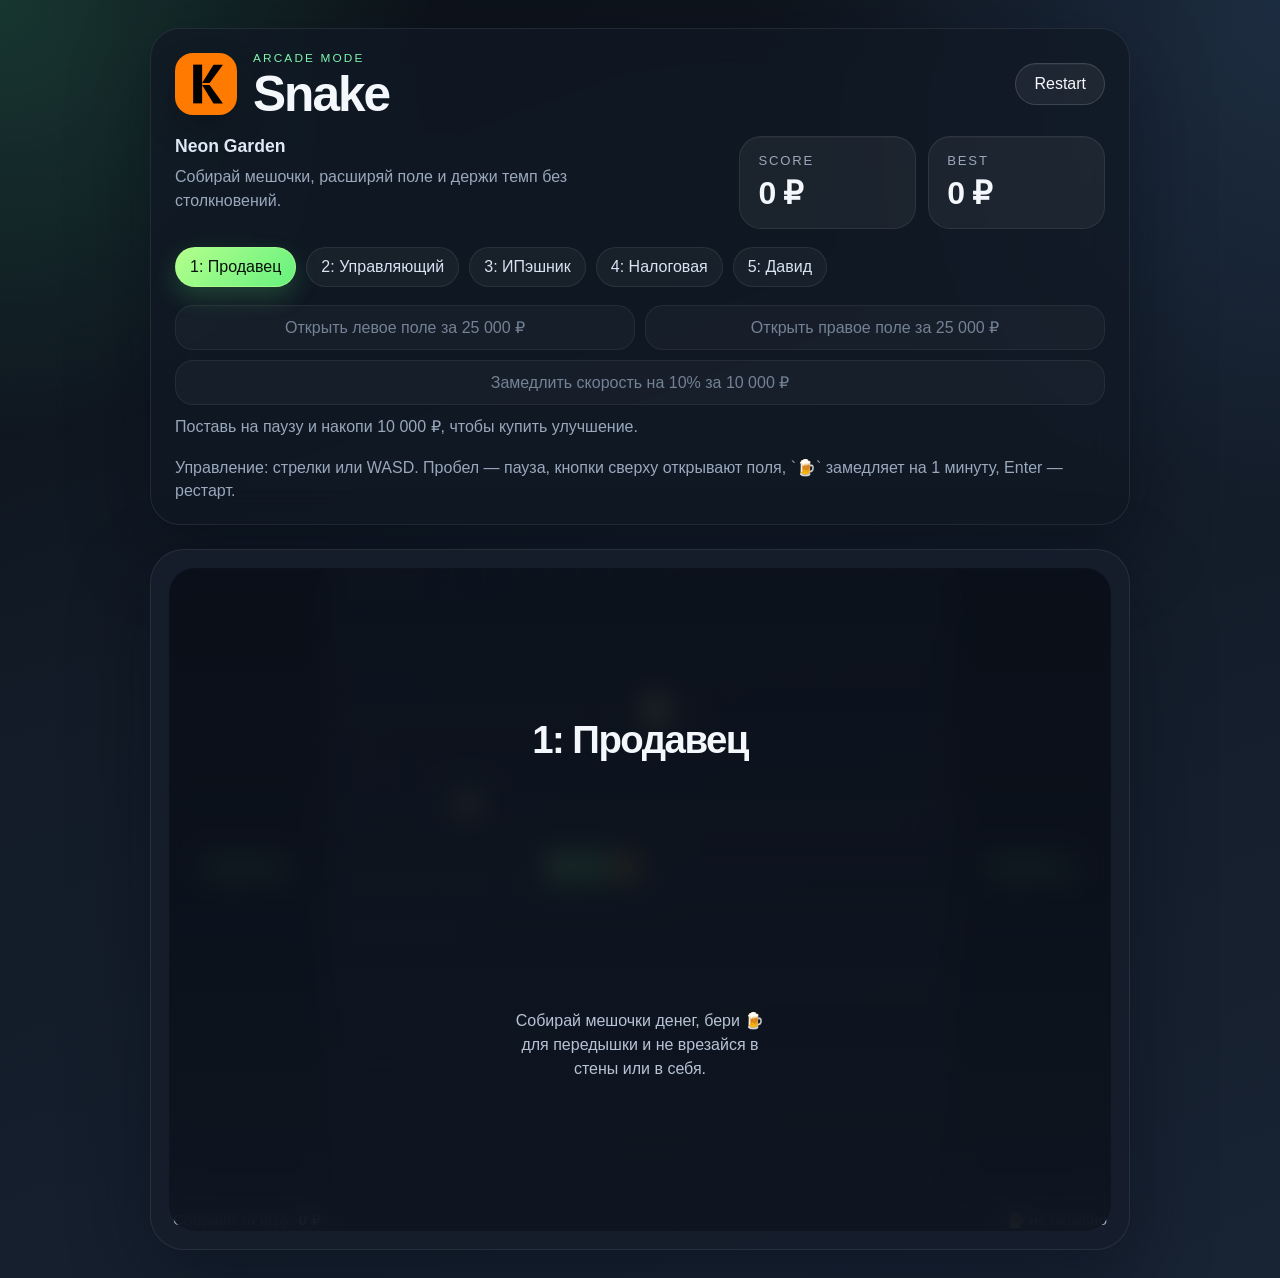
<file: zmeika.html>
<!DOCTYPE html>
<html lang="ru">
<head>
  <meta charset="UTF-8">
  <meta name="viewport" content="width=device-width, initial-scale=1.0">
  <title>Кальяныч змейка</title>
  <script src="https://mcp.figma.com/mcp/html-to-design/capture.js" async></script>
  <link rel="stylesheet" href="styles.css">
</head>
<body>
  <main class="page">
    <section class="panel">
      <div class="panel-inner">
        <div class="panel-top">
          <div class="heading">
            <img class="logo" src="k-logo.svg" alt="Логотип К">
            <div>
              <p class="eyebrow">Arcade mode</p>
              <h1>Snake</h1>
            </div>
          </div>

          <button class="restart-button" id="restart-button" type="button">Restart</button>
        </div>

        <div class="panel-summary">
          <div>
            <p class="summary-label">Neon Garden</p>
            <p class="summary-text">Собирай мешочки, расширяй поле и держи темп без столкновений.</p>
          </div>

          <div class="stats">
          <div class="stat">
            <span>Score</span>
            <strong id="score">0 ₽</strong>
          </div>
          <div class="stat">
            <span>Best</span>
            <strong id="best">0 ₽</strong>
          </div>
        </div>
        </div>

        <div class="difficulty" aria-label="Уровни сложности">
          <button class="difficulty-button active" type="button" data-level="intern">1: Продавец</button>
          <button class="difficulty-button" type="button" data-level="manager">2: Управляющий</button>
          <button class="difficulty-button" type="button" data-level="owner">3: ИПэшник</button>
          <button class="difficulty-button" type="button" data-level="tax">4: Налоговая</button>
          <button class="difficulty-button" type="button" data-level="david">5: Давид</button>
        </div>

        <div class="expansion-bar">
          <div class="buy-field-buttons">
            <button class="buy-field-button" id="buy-left-field-button" type="button" disabled>Открыть левое поле за 50 000 ₽</button>
            <button class="buy-field-button" id="buy-right-field-button" type="button" disabled>Открыть правое поле за 50 000 ₽</button>
          </div>
          <button class="buy-field-button" id="buy-slowdown-button" type="button" disabled>Замедлить скорость на 10% за 10 000 ₽</button>
          <span class="buy-field-note" id="buy-field-note">Поставь на паузу и накопи 50 000 ₽, чтобы открыть одно из боковых полей.</span>
        </div>

        <p class="hint">Управление: стрелки или WASD. Пробел — пауза, кнопки сверху открывают поля, `🍺` замедляет на 1 минуту, Enter — рестарт.</p>
      </div>
    </section>

    <section class="game-shell">
      <canvas id="game" width="900" height="600" aria-label="Игровое поле змейки"></canvas>
      <div class="overlay" id="overlay">
        <h2 id="overlay-title">Нажми любую стрелку</h2>
        <p id="overlay-text">Собирай мешочки денег и не врезайся в стены или в себя.</p>
        <div class="overlay-actions hidden" id="overlay-actions">
          <button class="overlay-button" id="pay-bribe-button" type="button">Заплатить</button>
          <button class="overlay-button overlay-button-muted" id="restart-from-bribe-button" type="button">Нет денег</button>
        </div>
      </div>
      <div class="game-footer">
        <span class="collected-line">Собрано за игру: <strong id="collected-money">0 ₽</strong></span>
        <span class="beer-timer" id="beer-timer">🍺 не активно</span>
      </div>
    </section>
  </main>

  <script src="script.js"></script>
</body>
</html>
</file>
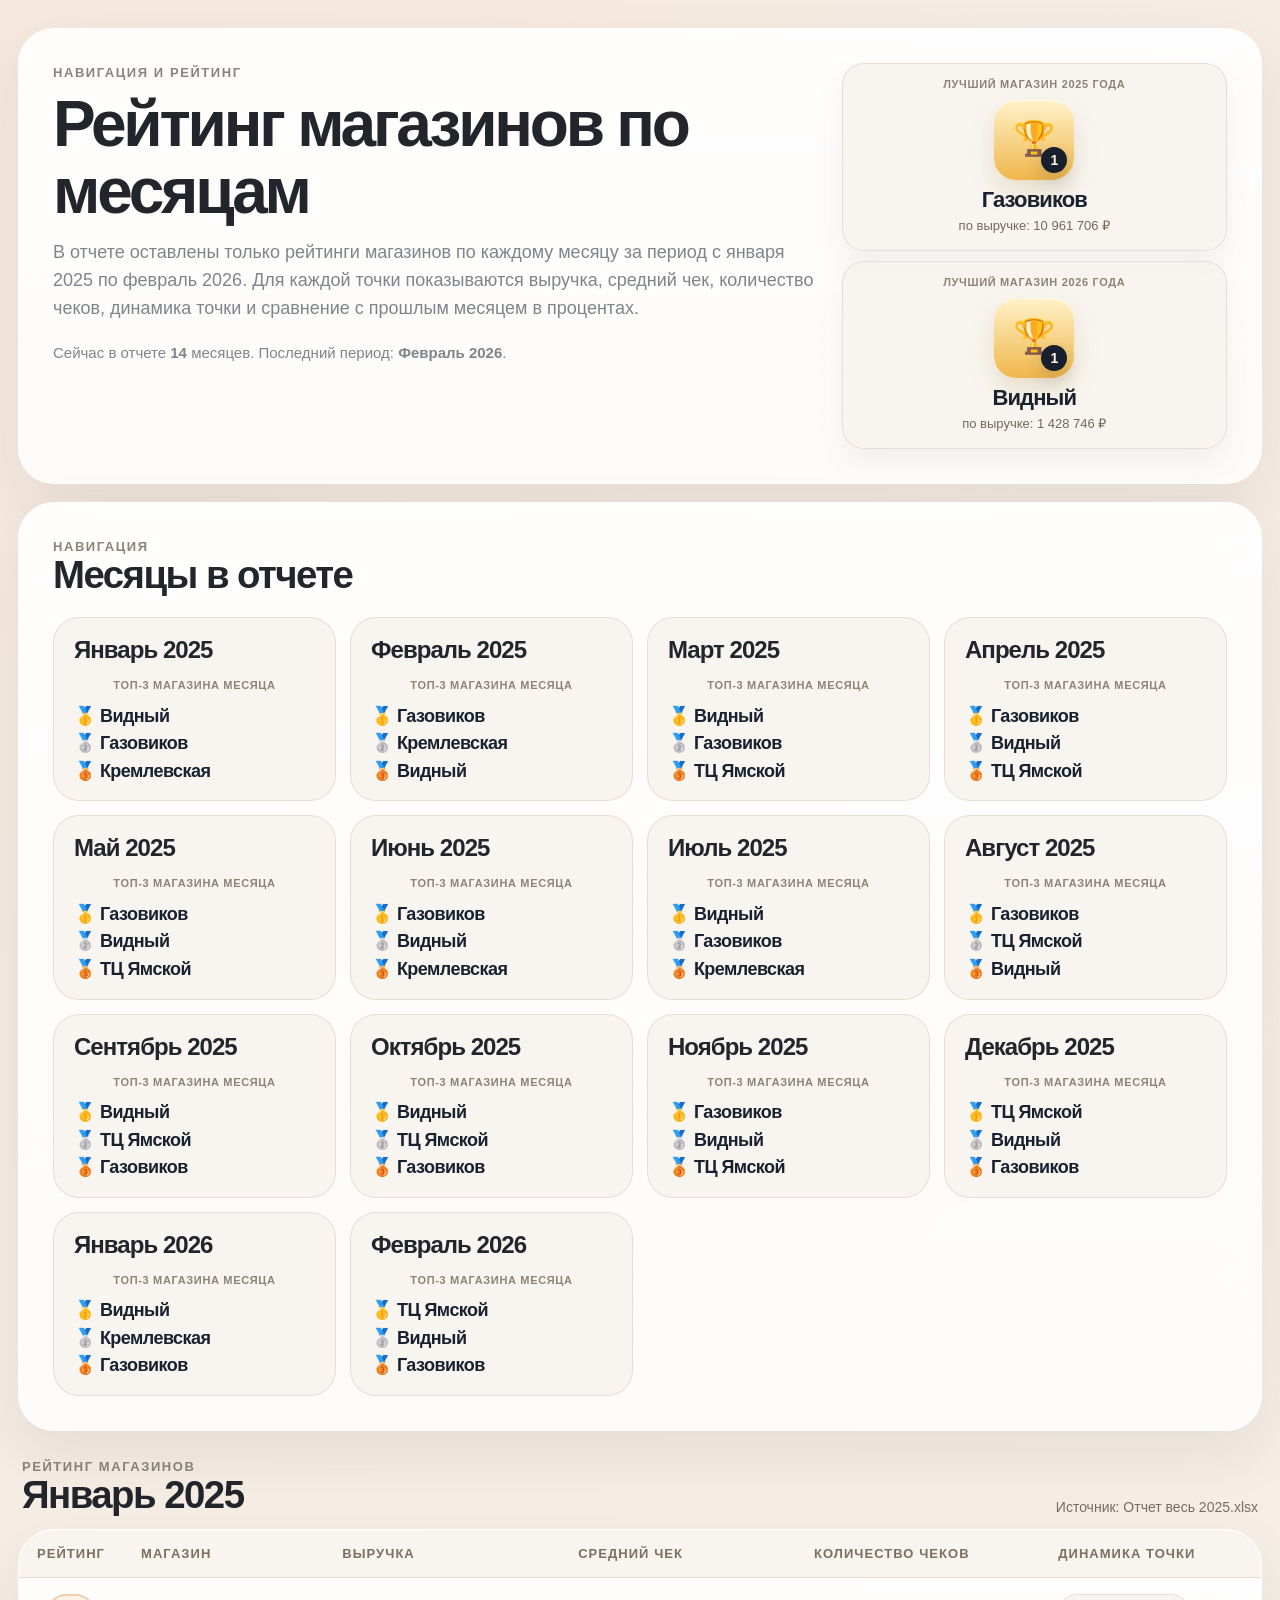
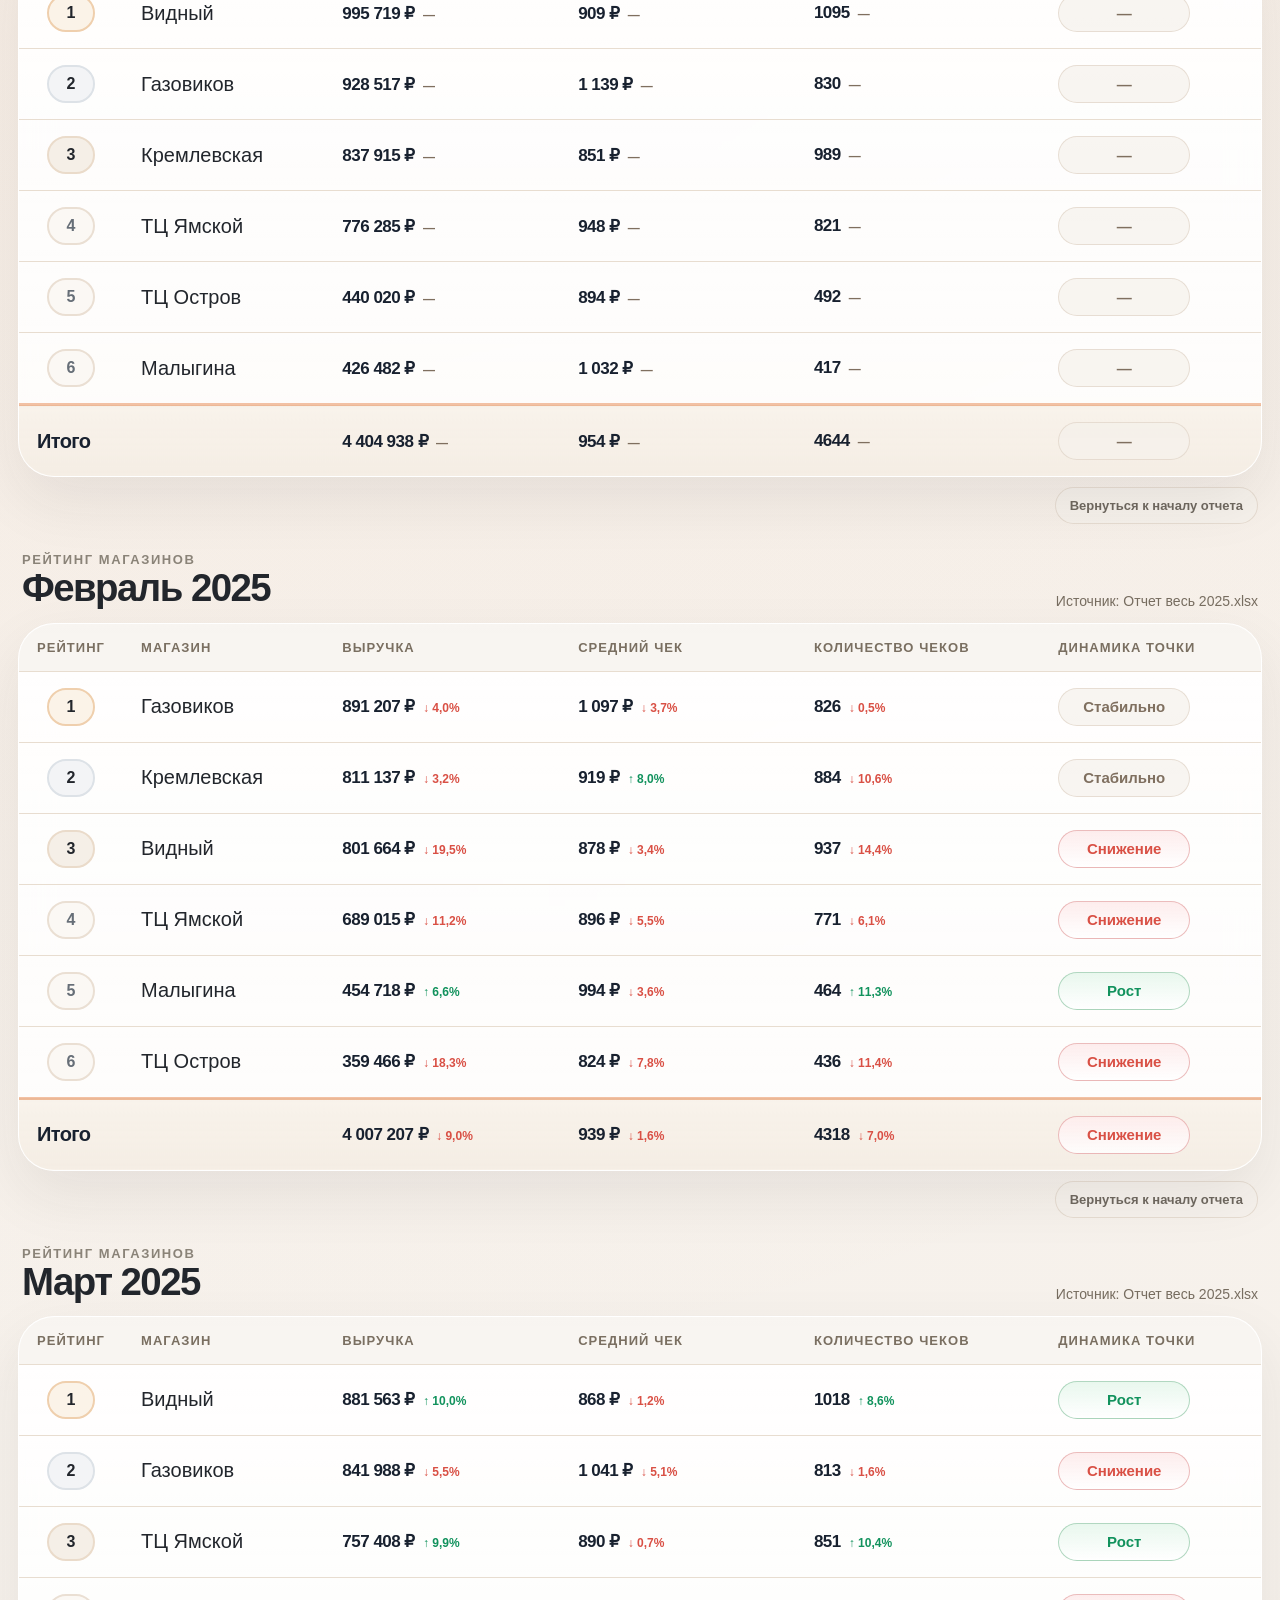
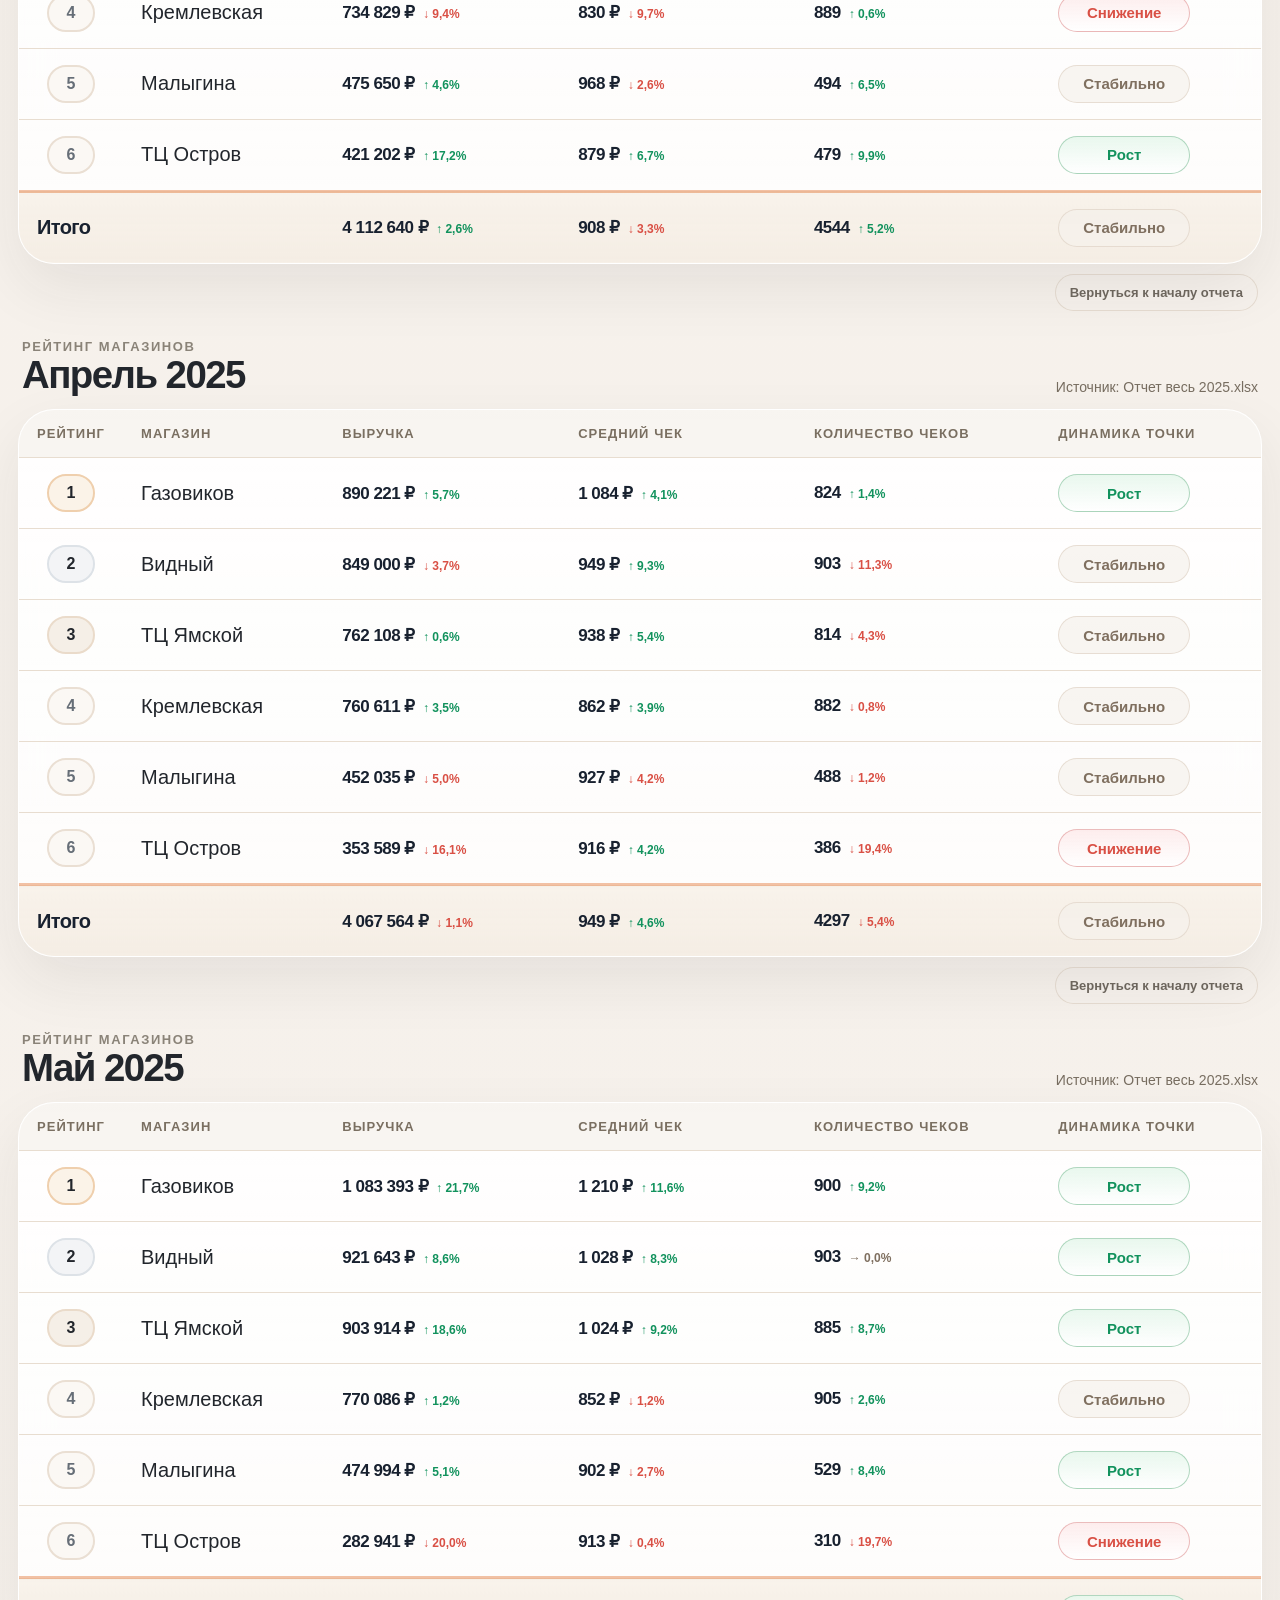
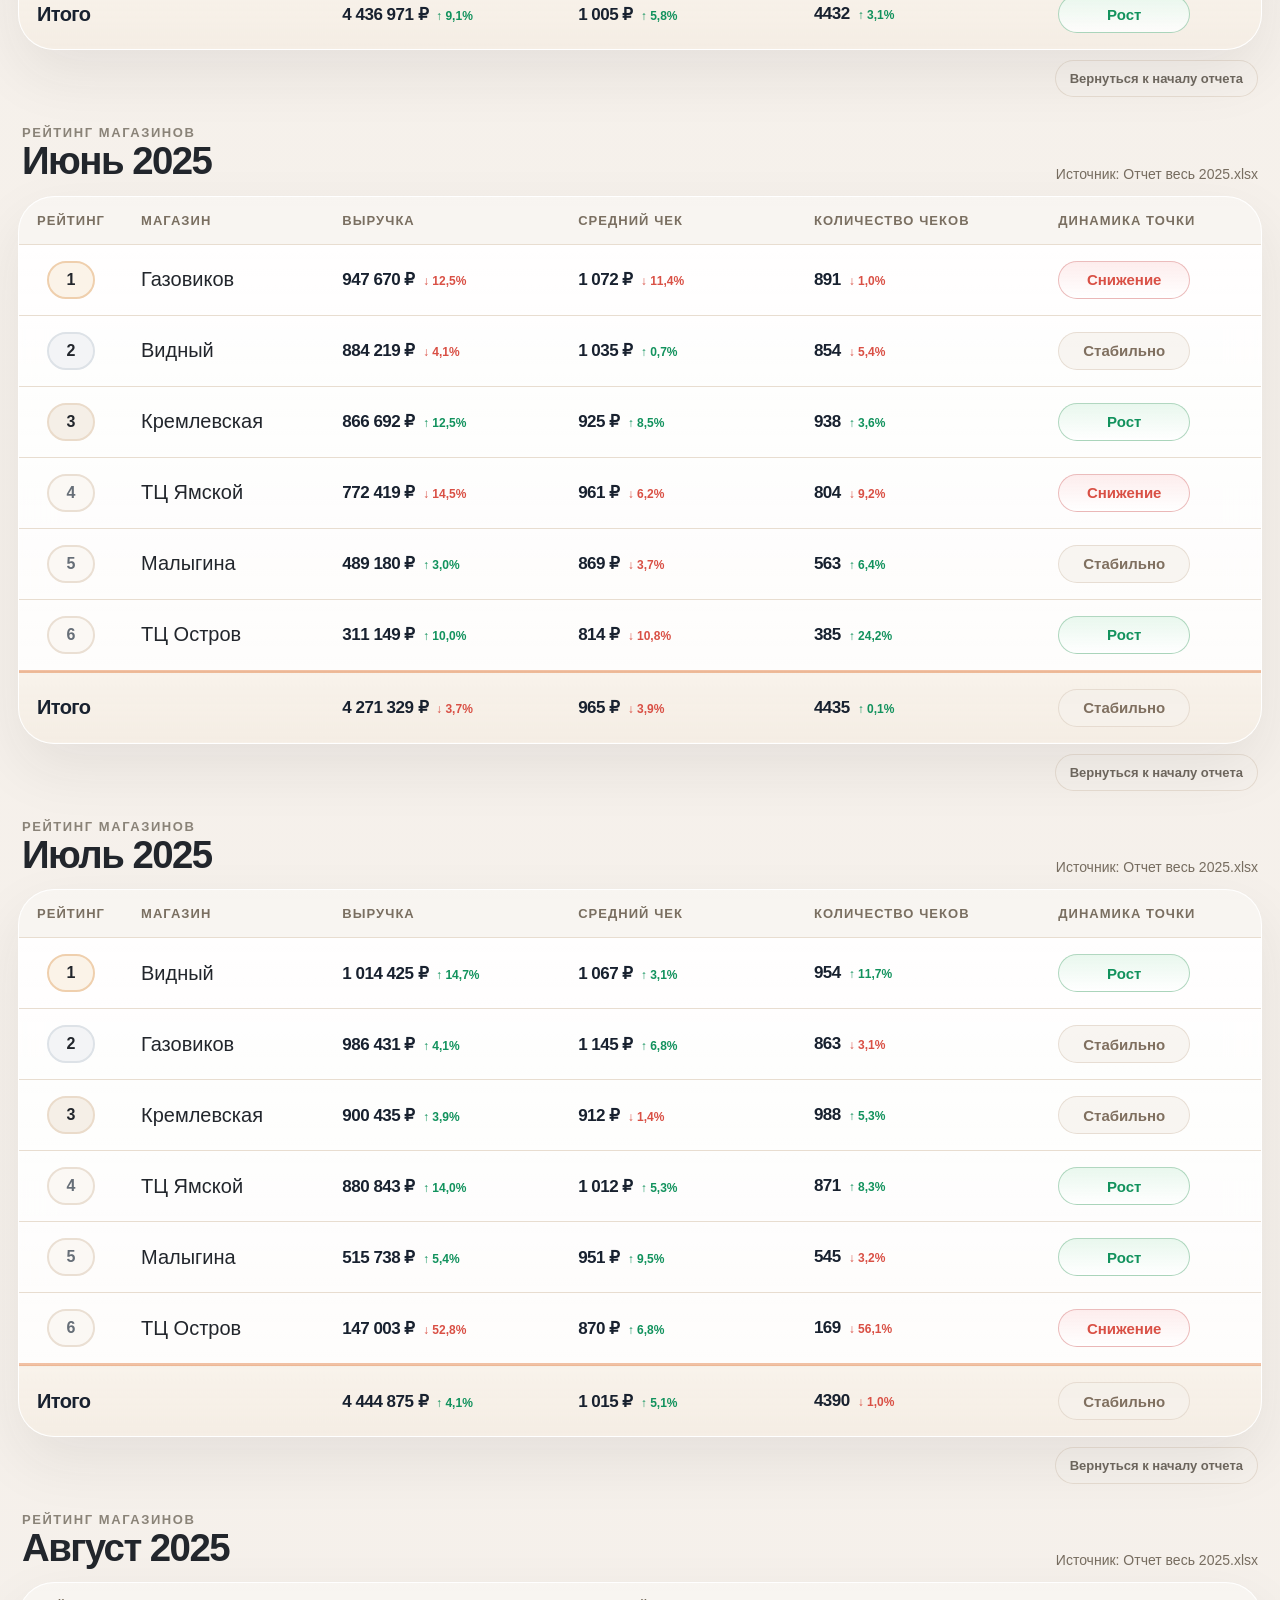
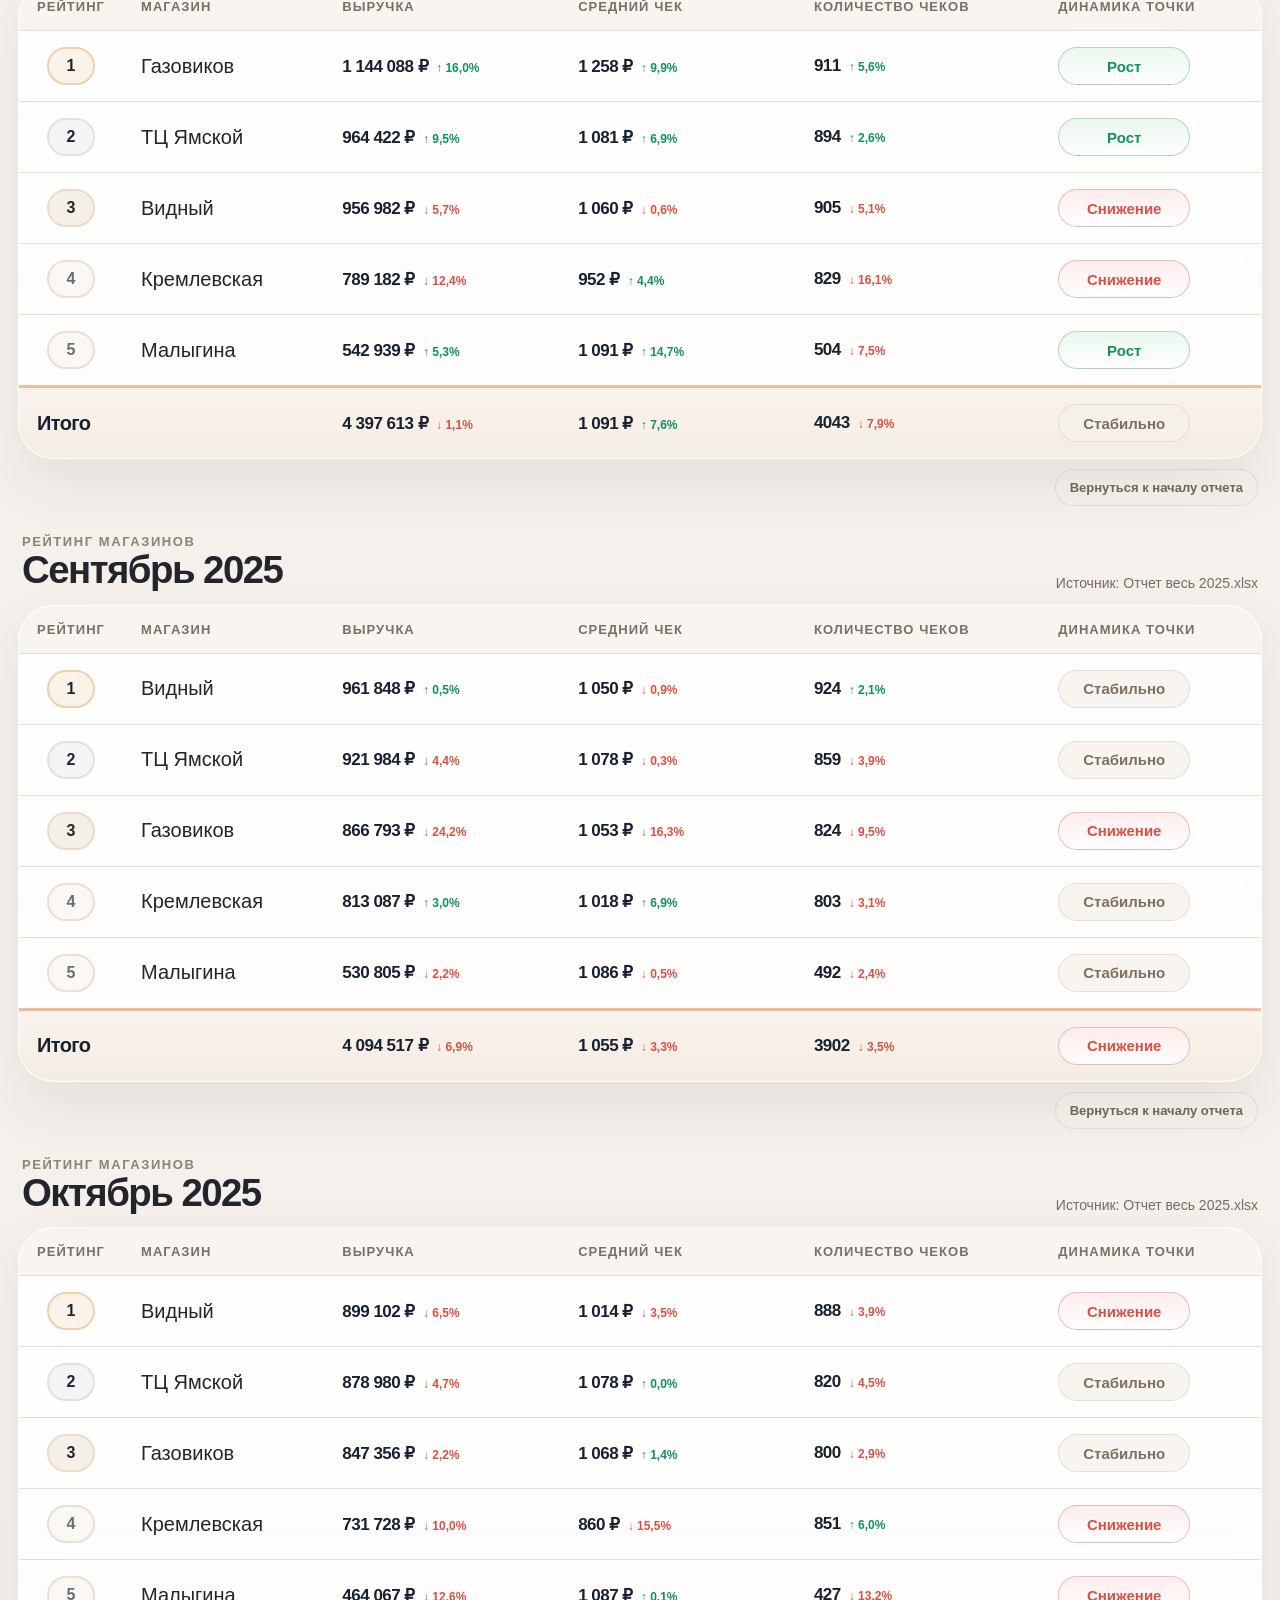
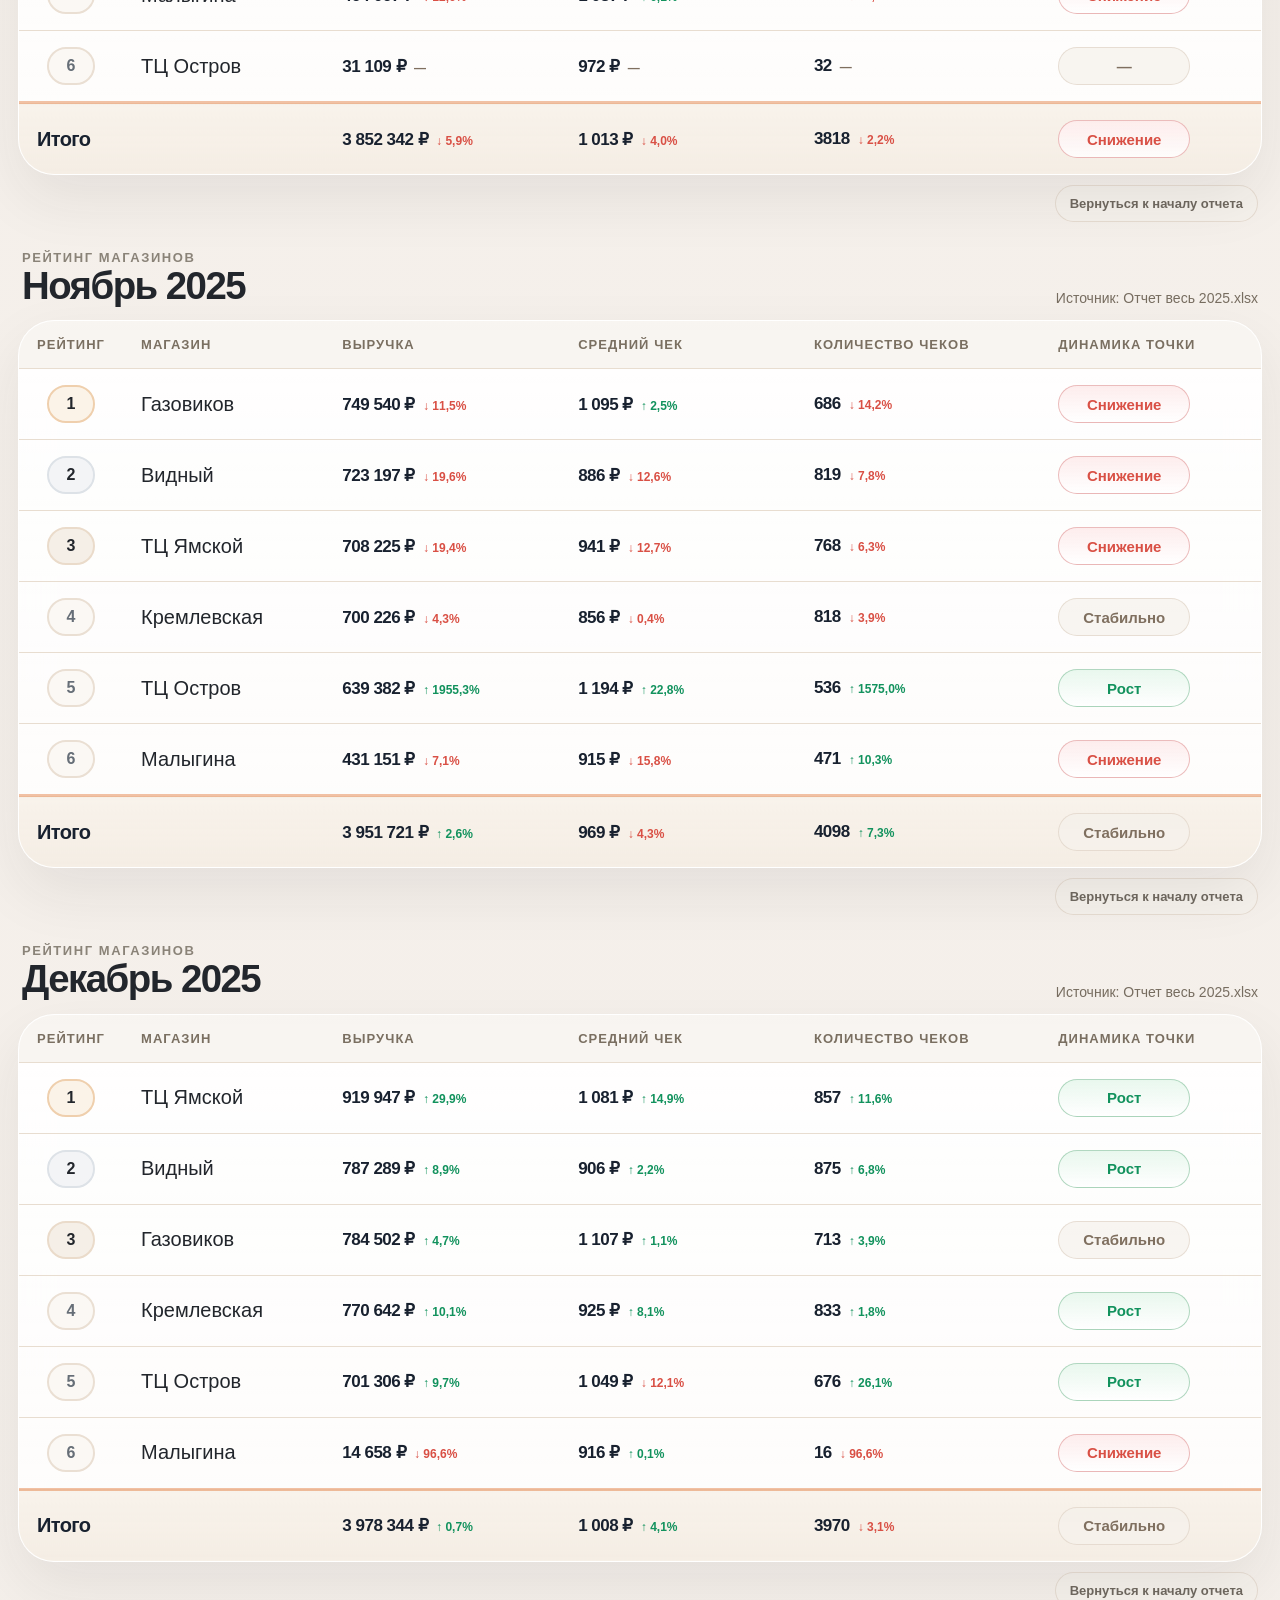
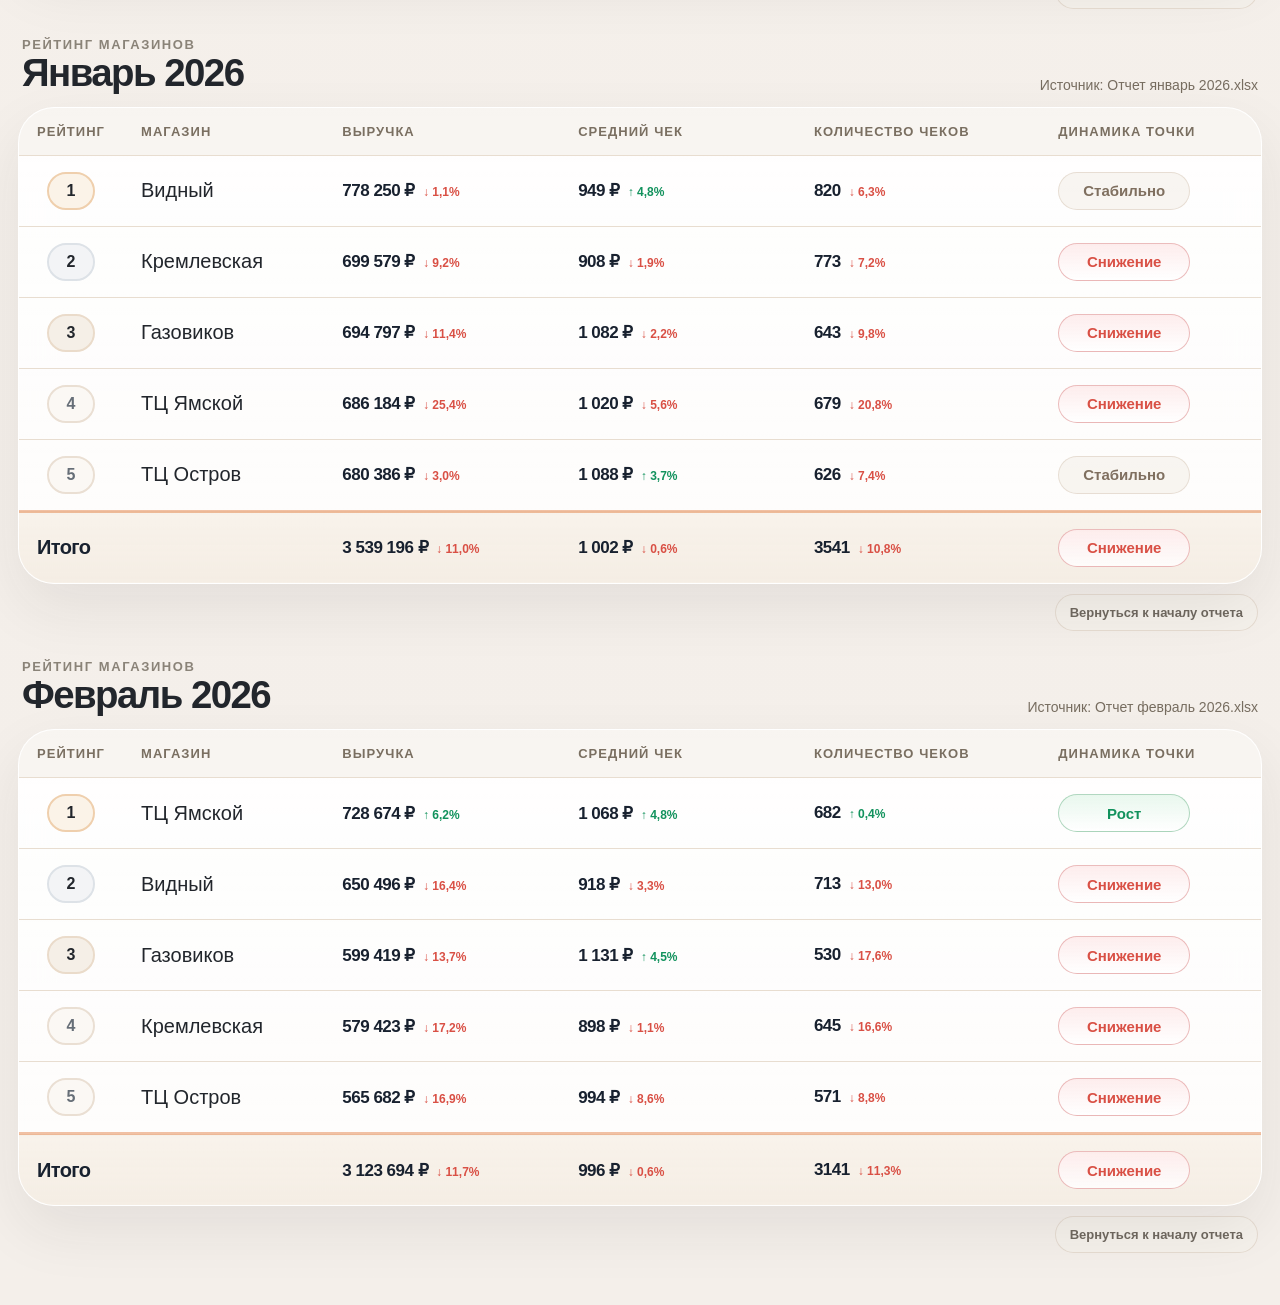
<file: Отчет_по_магазинам.html>
<!DOCTYPE html>
<html lang="ru">
<head>
  <meta charset="utf-8">
  <meta name="viewport" content="width=device-width, initial-scale=1">
  <title>Рейтинг магазинов по месяцам</title>
  <style>
    :root {
      --bg: #f5f1ec;
      --paper: #ffffff;
      --paper-soft: #faf6f1;
      --line: #e8ddd0;
      --line-strong: #e0d2c2;
      --ink: #22262c;
      --muted: #7f848b;
      --accent: #df6f2d;
      --accent-soft: #fbefe4;
      --up-bg: #eef7ef;
      --up-text: #2f6d43;
      --down-bg: #faeceb;
      --down-text: #ab4e47;
      --flat-bg: #f3f0eb;
      --flat-text: #7f6f5f;
      --shadow: 0 10px 28px rgba(39, 28, 18, 0.06);
    }
    * { box-sizing: border-box; }
    body {
      margin: 0;
      background:
        radial-gradient(circle at top left, rgba(223, 111, 45, 0.08), transparent 28%),
        linear-gradient(180deg, #f7f2ec 0%, #f4efea 100%);
      color: var(--ink);
      font-family: -apple-system, BlinkMacSystemFont, sans-serif;
    }
    .page {
      max-width: 1420px;
      margin: 0 auto;
      padding: 28px 18px 52px;
    }
    .hero,
    .nav-shell,
    .table-shell {
      background: linear-gradient(180deg, rgba(255,255,255,0.94), rgba(255,255,255,0.82));
      border-radius: 36px;
      box-shadow: 0 24px 60px rgba(34,34,34,0.08);
      backdrop-filter: blur(16px);
      border: 1px solid rgba(255,255,255,0.9);
    }
    .hero {
      padding: 34px;
    }
    .hero-grid {
      display: grid;
      grid-template-columns: minmax(0, 1.6fr) minmax(320px, 0.8fr);
      gap: 18px;
      align-items: stretch;
    }
    .hero-main {
      min-width: 0;
    }
    .hero-side {
      display: grid;
      gap: 10px;
      align-content: start;
    }
    .eyebrow {
      display: inline-block;
      text-transform: uppercase;
      letter-spacing: 0.12em;
      color: #8a8378;
      font-size: 13px;
      font-weight: 600;
    }
    h1, h2 {
      margin: 0;
      line-height: 1.05;
      font-weight: 700;
    }
    h1 {
      margin-top: 10px;
      font-size: clamp(36px, 5vw, 68px);
      letter-spacing: -0.05em;
      max-width: 920px;
    }
    h2 {
      font-size: clamp(26px, 3vw, 42px);
      letter-spacing: -0.04em;
    }
    p {
      margin: 14px 0 0;
      max-width: 880px;
      color: var(--muted);
      font-size: 18px;
      line-height: 1.55;
    }
    .hero-note {
      margin-top: 18px;
      font-size: 15px;
    }
    .winner-card {
      background: rgba(245,242,236,0.72);
      border: 1px solid rgba(218,206,191,0.60);
      border-radius: 22px;
      padding: 14px 16px;
      box-shadow: 0 14px 28px rgba(104,89,71,0.08);
      text-align: center;
    }
    .winner-label {
      font-size: 11px;
      font-weight: 600;
      letter-spacing: 0.06em;
      text-transform: uppercase;
      color: #8b8378;
    }
    .winner-trophy {
      position: relative;
      width: 80px;
      height: 80px;
      margin: 10px auto 8px;
      display: grid;
      place-items: center;
      border-radius: 22px;
      background: linear-gradient(180deg, #fff2c9 0%, #f0b64b 100%);
      box-shadow: inset 0 1px 0 rgba(255,255,255,0.55), 0 12px 24px rgba(162,115,23,0.18);
    }
    .winner-trophy-cup {
      font-size: 34px;
      line-height: 1;
      transform: translateY(-2px);
    }
    .winner-trophy-rank {
      position: absolute;
      right: 7px;
      bottom: 7px;
      width: 26px;
      height: 26px;
      border-radius: 999px;
      display: inline-flex;
      align-items: center;
      justify-content: center;
      background: #17202c;
      color: #fff7ec;
      font-size: 14px;
      font-weight: 700;
      box-shadow: 0 8px 18px rgba(23,32,44,0.18);
    }
    .winner-name {
      font-size: 22px;
      line-height: 1.05;
      letter-spacing: -0.04em;
      font-weight: 700;
      color: #18212f;
    }
    .winner-revenue {
      margin-top: 6px;
      font-size: 13px;
      line-height: 1.45;
      color: #6f685f;
    }
    .nav-shell {
      margin-top: 18px;
      padding: 34px;
    }
    .nav-grid {
      display: grid;
      gap: 14px;
      grid-template-columns: repeat(auto-fit, minmax(230px, 1fr));
      margin-top: 22px;
    }
    .nav-card {
      display: block;
      padding: 18px 20px;
      border-radius: 26px;
      border: 1px solid rgba(218,206,191,0.60);
      background: rgba(245,242,236,0.72);
      text-decoration: none;
      color: inherit;
      transition: transform 0.16s ease, border-color 0.16s ease, box-shadow 0.16s ease;
      text-align: center;
    }
    .nav-card:hover {
      transform: translateY(-2px);
      border-color: var(--line-strong);
      box-shadow: 0 12px 24px rgba(39, 28, 18, 0.06);
    }
    .nav-card-month {
      display: block;
      font-size: 24px;
      font-weight: 700;
      letter-spacing: -0.04em;
      text-align: left;
    }
    .nav-card-stores {
      display: block;
      margin-top: 14px;
      color: #8b8378;
      font-size: 11px;
      line-height: 1.4;
      text-transform: uppercase;
      letter-spacing: 0.06em;
      font-weight: 600;
    }
    .nav-card-top-list {
      display: grid;
      gap: 6px;
      margin-top: 12px;
      text-align: left;
    }
    .nav-card-top-item {
      display: block;
      color: #18212f;
      font-size: 18px;
      line-height: 1.2;
      letter-spacing: -0.03em;
      font-weight: 700;
    }
    .month-section {
      margin-top: 26px;
    }
    .month-back {
      display: flex;
      justify-content: flex-end;
      margin-top: 10px;
      padding: 0 4px;
    }
    .back-to-top {
      display: inline-flex;
      align-items: center;
      gap: 6px;
      padding: 10px 14px;
      border-radius: 999px;
      background: rgba(245,242,236,0.72);
      border: 1px solid rgba(218,206,191,0.60);
      color: #6f685f;
      font-size: 13px;
      font-weight: 600;
      text-decoration: none;
    }
    .back-to-top:hover {
      color: #18212f;
      border-color: rgba(223,111,45,0.32);
    }
    .month-heading {
      display: flex;
      justify-content: space-between;
      align-items: end;
      gap: 16px;
      margin-bottom: 14px;
      padding: 0 4px;
    }
    .month-meta {
      color: #776d60;
      font-size: 14px;
      text-align: right;
    }
    .table-shell {
      overflow: hidden;
    }
    table {
      width: 100%;
      border-collapse: collapse;
    }
    th, td {
      padding: 16px 18px;
      border-bottom: 1px solid var(--line);
      text-align: left;
      font-size: 17px;
      vertical-align: middle;
    }
    th {
      background: rgba(245,242,236,0.72);
      color: #7a6f61;
      font-size: 13px;
      text-transform: uppercase;
      letter-spacing: 0.08em;
      font-weight: 700;
      white-space: nowrap;
    }
    tr:last-child td {
      border-bottom: 0;
    }
    .rank-cell {
      width: 96px;
      text-align: center;
    }
    .store-cell {
      font-size: 20px;
      font-weight: 500;
    }
    .metric-cell {
      min-width: 185px;
    }
    .metric-inline {
      display: flex;
      align-items: baseline;
      justify-content: flex-start;
      gap: 6px;
      width: 100%;
    }
    .metric-main {
      font-size: 17px;
      font-weight: 600;
      letter-spacing: -0.03em;
      color: #18212f;
      white-space: nowrap;
    }
    .metric-note {
      font-size: 12px;
      line-height: 1.35;
      color: #776d60;
      white-space: nowrap;
      text-align: left;
      margin-left: 2px;
    }
    .delta-up {
      color: #12925d;
      font-weight: 700;
    }
    .delta-down {
      color: #d95045;
      font-weight: 700;
    }
    .delta-flat {
      color: #7f6f5f;
      font-weight: 600;
    }
    .rank-badge {
      display: inline-flex;
      align-items: center;
      justify-content: center;
      min-width: 48px;
      height: 38px;
      padding: 0 12px;
      border-radius: 999px;
      border: 2px solid #eadfd3;
      background: #fbf8f4;
      font-weight: 700;
      font-size: 16px;
    }
    .rank-1 {
      background: #fbf3e8;
      border-color: #efcfad;
    }
    .rank-2 {
      background: #f3f4f6;
      border-color: #dde2e7;
    }
    .rank-3 {
      background: #f5efe7;
      border-color: #eadbca;
    }
    .rank-base {
      color: #666e77;
    }
    .trend-badge {
      display: inline-flex;
      align-items: center;
      justify-content: center;
      min-width: 132px;
      height: 38px;
      padding: 0 14px;
      border-radius: 999px;
      font-size: 15px;
      font-weight: 700;
      border: 1px solid transparent;
      background: rgba(245,242,236,0.72);
    }
    .trend-up {
      background: linear-gradient(180deg, rgba(232,247,237,0.96), rgba(255,255,255,0.86));
      color: #12925d;
      border-color: rgba(145,199,165,0.7);
    }
    .trend-down {
      background: linear-gradient(180deg, rgba(253,236,236,0.96), rgba(255,255,255,0.86));
      color: #d95045;
      border-color: rgba(228,163,163,0.72);
    }
    .trend-flat,
    .trend-na {
      background: rgba(245,242,236,0.72);
      color: #7f6f5f;
      border-color: rgba(218,206,191,0.60);
    }
    .total-row td {
      background: linear-gradient(180deg, rgba(248,242,234,0.96), rgba(244,236,226,0.92));
      border-top: 3px solid rgba(223,111,45,0.42);
      font-weight: 700;
    }
    .total-label {
      font-size: 20px;
      font-weight: 800;
      letter-spacing: -0.03em;
      color: #18212f;
    }
    .total-row .metric-main,
    .total-row .metric-note {
      font-weight: 700;
    }
    @media (max-width: 980px) {
      .hero-grid {
        grid-template-columns: 1fr;
      }
      .month-heading {
        display: block;
      }
      .month-meta {
        margin-top: 8px;
        text-align: left;
      }
      .table-shell {
        overflow-x: auto;
      }
      table {
        min-width: 920px;
      }
    }
    @media (max-width: 640px) {
      .page {
        padding: 18px 10px 36px;
      }
      .hero,
      .nav-shell {
        padding: 22px 20px;
        border-radius: 22px;
      }
      .nav-grid {
        grid-template-columns: 1fr;
      }
      .winner-name {
        font-size: 20px;
      }
      h1 {
        font-size: 36px;
      }
      p {
        font-size: 16px;
      }
      th, td {
        padding: 14px 12px;
        font-size: 16px;
      }
      .nav-card-month {
        font-size: 22px;
      }
      .nav-card-top-item {
        font-size: 17px;
      }
      .metric-inline {
        gap: 5px;
      }
      .metric-main {
        font-size: 16px;
      }
      .metric-note {
        font-size: 12px;
      }
    }
    @media print {
      body {
        background: #ffffff;
        -webkit-print-color-adjust: exact;
        print-color-adjust: exact;
      }
      .page {
        max-width: none;
        padding: 0;
      }
      .hero,
      .nav-shell,
      .table-shell {
        box-shadow: none;
      }
      .month-section + .month-section {
        page-break-before: always;
        break-before: page;
      }
      .table-shell {
        overflow: visible;
      }
      table {
        min-width: 0;
      }
      th, td {
        padding: 12px 10px;
        font-size: 11px;
      }
      .rank-badge {
        min-width: 36px;
        height: 28px;
        font-size: 12px;
      }
      .trend-badge {
        min-width: 98px;
        padding: 8px 10px;
        font-size: 11px;
      }
    }
  </style>
</head>
  <body>
  <div class="page">
    <div id="top"></div>
    <section class="hero">
      <div class="hero-grid">
        <div class="hero-main">
          <div class="eyebrow">Навигация и рейтинг</div>
          <h1>Рейтинг магазинов по месяцам</h1>
          <p>В отчете оставлены только рейтинги магазинов по каждому месяцу за период с января 2025 по февраль 2026. Для каждой точки показываются выручка, средний чек, количество чеков, динамика точки и сравнение с прошлым месяцем в процентах.</p>
          <p class="hero-note">Сейчас в отчете <strong>14</strong> месяцев. Последний период: <strong>Февраль 2026</strong>.</p>
        </div>
        <div class="hero-side">
          
            <div class="winner-card">
              <div class="winner-label">Лучший магазин 2025 года</div>
              <div class="winner-trophy" aria-hidden="true">
                <span class="winner-trophy-cup">🏆</span>
                <span class="winner-trophy-rank">1</span>
              </div>
              <div class="winner-name">Газовиков</div>
              <div class="winner-revenue">по выручке: 10 961 706 ₽</div>
            </div>
            
            <div class="winner-card">
              <div class="winner-label">Лучший магазин 2026 года</div>
              <div class="winner-trophy" aria-hidden="true">
                <span class="winner-trophy-cup">🏆</span>
                <span class="winner-trophy-rank">1</span>
              </div>
              <div class="winner-name">Видный</div>
              <div class="winner-revenue">по выручке: 1 428 746 ₽</div>
            </div>
            
        </div>
      </div>
    </section>

    <section class="nav-shell">
      <div class="eyebrow">Навигация</div>
      <h2>Месяцы в отчете</h2>
      <div class="nav-grid">
        
            <a class="nav-card" href="#month-2025-01">
              <span class="nav-card-month">Январь 2025</span>
              <span class="nav-card-stores">Топ-3 магазина месяца</span>
              <span class="nav-card-top-list"><span class="nav-card-top-item">🥇 Видный</span><span class="nav-card-top-item">🥈 Газовиков</span><span class="nav-card-top-item">🥉 Кремлевская</span></span>
            </a>
            
            <a class="nav-card" href="#month-2025-02">
              <span class="nav-card-month">Февраль 2025</span>
              <span class="nav-card-stores">Топ-3 магазина месяца</span>
              <span class="nav-card-top-list"><span class="nav-card-top-item">🥇 Газовиков</span><span class="nav-card-top-item">🥈 Кремлевская</span><span class="nav-card-top-item">🥉 Видный</span></span>
            </a>
            
            <a class="nav-card" href="#month-2025-03">
              <span class="nav-card-month">Март 2025</span>
              <span class="nav-card-stores">Топ-3 магазина месяца</span>
              <span class="nav-card-top-list"><span class="nav-card-top-item">🥇 Видный</span><span class="nav-card-top-item">🥈 Газовиков</span><span class="nav-card-top-item">🥉 ТЦ Ямской</span></span>
            </a>
            
            <a class="nav-card" href="#month-2025-04">
              <span class="nav-card-month">Апрель 2025</span>
              <span class="nav-card-stores">Топ-3 магазина месяца</span>
              <span class="nav-card-top-list"><span class="nav-card-top-item">🥇 Газовиков</span><span class="nav-card-top-item">🥈 Видный</span><span class="nav-card-top-item">🥉 ТЦ Ямской</span></span>
            </a>
            
            <a class="nav-card" href="#month-2025-05">
              <span class="nav-card-month">Май 2025</span>
              <span class="nav-card-stores">Топ-3 магазина месяца</span>
              <span class="nav-card-top-list"><span class="nav-card-top-item">🥇 Газовиков</span><span class="nav-card-top-item">🥈 Видный</span><span class="nav-card-top-item">🥉 ТЦ Ямской</span></span>
            </a>
            
            <a class="nav-card" href="#month-2025-06">
              <span class="nav-card-month">Июнь 2025</span>
              <span class="nav-card-stores">Топ-3 магазина месяца</span>
              <span class="nav-card-top-list"><span class="nav-card-top-item">🥇 Газовиков</span><span class="nav-card-top-item">🥈 Видный</span><span class="nav-card-top-item">🥉 Кремлевская</span></span>
            </a>
            
            <a class="nav-card" href="#month-2025-07">
              <span class="nav-card-month">Июль 2025</span>
              <span class="nav-card-stores">Топ-3 магазина месяца</span>
              <span class="nav-card-top-list"><span class="nav-card-top-item">🥇 Видный</span><span class="nav-card-top-item">🥈 Газовиков</span><span class="nav-card-top-item">🥉 Кремлевская</span></span>
            </a>
            
            <a class="nav-card" href="#month-2025-08">
              <span class="nav-card-month">Август 2025</span>
              <span class="nav-card-stores">Топ-3 магазина месяца</span>
              <span class="nav-card-top-list"><span class="nav-card-top-item">🥇 Газовиков</span><span class="nav-card-top-item">🥈 ТЦ Ямской</span><span class="nav-card-top-item">🥉 Видный</span></span>
            </a>
            
            <a class="nav-card" href="#month-2025-09">
              <span class="nav-card-month">Сентябрь 2025</span>
              <span class="nav-card-stores">Топ-3 магазина месяца</span>
              <span class="nav-card-top-list"><span class="nav-card-top-item">🥇 Видный</span><span class="nav-card-top-item">🥈 ТЦ Ямской</span><span class="nav-card-top-item">🥉 Газовиков</span></span>
            </a>
            
            <a class="nav-card" href="#month-2025-10">
              <span class="nav-card-month">Октябрь 2025</span>
              <span class="nav-card-stores">Топ-3 магазина месяца</span>
              <span class="nav-card-top-list"><span class="nav-card-top-item">🥇 Видный</span><span class="nav-card-top-item">🥈 ТЦ Ямской</span><span class="nav-card-top-item">🥉 Газовиков</span></span>
            </a>
            
            <a class="nav-card" href="#month-2025-11">
              <span class="nav-card-month">Ноябрь 2025</span>
              <span class="nav-card-stores">Топ-3 магазина месяца</span>
              <span class="nav-card-top-list"><span class="nav-card-top-item">🥇 Газовиков</span><span class="nav-card-top-item">🥈 Видный</span><span class="nav-card-top-item">🥉 ТЦ Ямской</span></span>
            </a>
            
            <a class="nav-card" href="#month-2025-12">
              <span class="nav-card-month">Декабрь 2025</span>
              <span class="nav-card-stores">Топ-3 магазина месяца</span>
              <span class="nav-card-top-list"><span class="nav-card-top-item">🥇 ТЦ Ямской</span><span class="nav-card-top-item">🥈 Видный</span><span class="nav-card-top-item">🥉 Газовиков</span></span>
            </a>
            
            <a class="nav-card" href="#month-2026-01">
              <span class="nav-card-month">Январь 2026</span>
              <span class="nav-card-stores">Топ-3 магазина месяца</span>
              <span class="nav-card-top-list"><span class="nav-card-top-item">🥇 Видный</span><span class="nav-card-top-item">🥈 Кремлевская</span><span class="nav-card-top-item">🥉 Газовиков</span></span>
            </a>
            
            <a class="nav-card" href="#month-2026-02">
              <span class="nav-card-month">Февраль 2026</span>
              <span class="nav-card-stores">Топ-3 магазина месяца</span>
              <span class="nav-card-top-list"><span class="nav-card-top-item">🥇 ТЦ Ямской</span><span class="nav-card-top-item">🥈 Видный</span><span class="nav-card-top-item">🥉 Газовиков</span></span>
            </a>
            
      </div>
    </section>

    
    <section id="month-2025-01" class="month-section">
      <div class="month-heading">
        <div>
          <div class="eyebrow">Рейтинг магазинов</div>
          <h2>Январь 2025</h2>
        </div>
        <div class="month-meta">Источник: Отчет весь 2025.xlsx</div>
      </div>

      <div class="table-shell">
        <table class="rating-table">
          <thead>
            <tr>
              <th>Рейтинг</th>
              <th>Магазин</th>
              <th>Выручка</th>
              <th>Средний чек</th>
              <th>Количество чеков</th>
              <th>Динамика точки</th>
            </tr>
          </thead>
          <tbody>
            
            <tr>
              <td class="rank-cell"><span class="rank-badge rank-1">1</span></td>
              <td class="store-cell">Видный</td>
              <td class="metric-cell">
                <div class="metric-inline">
                  <div class="metric-main">995 719 ₽</div>
                  <div class="metric-note"><span class="delta-flat">—</span></div>
                </div>
              </td>
              <td class="metric-cell">
                <div class="metric-inline">
                  <div class="metric-main">909 ₽</div>
                  <div class="metric-note"><span class="delta-flat">—</span></div>
                </div>
              </td>
              <td class="metric-cell">
                <div class="metric-inline">
                  <div class="metric-main">1095</div>
                  <div class="metric-note"><span class="delta-flat">—</span></div>
                </div>
              </td>
              <td><span class="trend-badge trend-na">—</span></td>
            </tr>
            
            <tr>
              <td class="rank-cell"><span class="rank-badge rank-2">2</span></td>
              <td class="store-cell">Газовиков</td>
              <td class="metric-cell">
                <div class="metric-inline">
                  <div class="metric-main">928 517 ₽</div>
                  <div class="metric-note"><span class="delta-flat">—</span></div>
                </div>
              </td>
              <td class="metric-cell">
                <div class="metric-inline">
                  <div class="metric-main">1 139 ₽</div>
                  <div class="metric-note"><span class="delta-flat">—</span></div>
                </div>
              </td>
              <td class="metric-cell">
                <div class="metric-inline">
                  <div class="metric-main">830</div>
                  <div class="metric-note"><span class="delta-flat">—</span></div>
                </div>
              </td>
              <td><span class="trend-badge trend-na">—</span></td>
            </tr>
            
            <tr>
              <td class="rank-cell"><span class="rank-badge rank-3">3</span></td>
              <td class="store-cell">Кремлевская</td>
              <td class="metric-cell">
                <div class="metric-inline">
                  <div class="metric-main">837 915 ₽</div>
                  <div class="metric-note"><span class="delta-flat">—</span></div>
                </div>
              </td>
              <td class="metric-cell">
                <div class="metric-inline">
                  <div class="metric-main">851 ₽</div>
                  <div class="metric-note"><span class="delta-flat">—</span></div>
                </div>
              </td>
              <td class="metric-cell">
                <div class="metric-inline">
                  <div class="metric-main">989</div>
                  <div class="metric-note"><span class="delta-flat">—</span></div>
                </div>
              </td>
              <td><span class="trend-badge trend-na">—</span></td>
            </tr>
            
            <tr>
              <td class="rank-cell"><span class="rank-badge rank-base">4</span></td>
              <td class="store-cell">ТЦ Ямской</td>
              <td class="metric-cell">
                <div class="metric-inline">
                  <div class="metric-main">776 285 ₽</div>
                  <div class="metric-note"><span class="delta-flat">—</span></div>
                </div>
              </td>
              <td class="metric-cell">
                <div class="metric-inline">
                  <div class="metric-main">948 ₽</div>
                  <div class="metric-note"><span class="delta-flat">—</span></div>
                </div>
              </td>
              <td class="metric-cell">
                <div class="metric-inline">
                  <div class="metric-main">821</div>
                  <div class="metric-note"><span class="delta-flat">—</span></div>
                </div>
              </td>
              <td><span class="trend-badge trend-na">—</span></td>
            </tr>
            
            <tr>
              <td class="rank-cell"><span class="rank-badge rank-base">5</span></td>
              <td class="store-cell">ТЦ Остров</td>
              <td class="metric-cell">
                <div class="metric-inline">
                  <div class="metric-main">440 020 ₽</div>
                  <div class="metric-note"><span class="delta-flat">—</span></div>
                </div>
              </td>
              <td class="metric-cell">
                <div class="metric-inline">
                  <div class="metric-main">894 ₽</div>
                  <div class="metric-note"><span class="delta-flat">—</span></div>
                </div>
              </td>
              <td class="metric-cell">
                <div class="metric-inline">
                  <div class="metric-main">492</div>
                  <div class="metric-note"><span class="delta-flat">—</span></div>
                </div>
              </td>
              <td><span class="trend-badge trend-na">—</span></td>
            </tr>
            
            <tr>
              <td class="rank-cell"><span class="rank-badge rank-base">6</span></td>
              <td class="store-cell">Малыгина</td>
              <td class="metric-cell">
                <div class="metric-inline">
                  <div class="metric-main">426 482 ₽</div>
                  <div class="metric-note"><span class="delta-flat">—</span></div>
                </div>
              </td>
              <td class="metric-cell">
                <div class="metric-inline">
                  <div class="metric-main">1 032 ₽</div>
                  <div class="metric-note"><span class="delta-flat">—</span></div>
                </div>
              </td>
              <td class="metric-cell">
                <div class="metric-inline">
                  <div class="metric-main">417</div>
                  <div class="metric-note"><span class="delta-flat">—</span></div>
                </div>
              </td>
              <td><span class="trend-badge trend-na">—</span></td>
            </tr>
            
            <tr class="total-row">
              <td colspan="2" class="total-label">Итого</td>
              <td class="metric-cell">
                <div class="metric-inline">
                  <div class="metric-main">4 404 938 ₽</div>
                  <div class="metric-note"><span class="delta-flat">—</span></div>
                </div>
              </td>
              <td class="metric-cell">
                <div class="metric-inline">
                  <div class="metric-main">954 ₽</div>
                  <div class="metric-note"><span class="delta-flat">—</span></div>
                </div>
              </td>
              <td class="metric-cell">
                <div class="metric-inline">
                  <div class="metric-main">4644</div>
                  <div class="metric-note"><span class="delta-flat">—</span></div>
                </div>
              </td>
              <td><span class="trend-badge trend-na">—</span></td>
            </tr>
          </tbody>
        </table>
      </div>
      <div class="month-back">
        <a class="back-to-top" href="#top">Вернуться к началу отчета</a>
      </div>
    </section>
    
    <section id="month-2025-02" class="month-section">
      <div class="month-heading">
        <div>
          <div class="eyebrow">Рейтинг магазинов</div>
          <h2>Февраль 2025</h2>
        </div>
        <div class="month-meta">Источник: Отчет весь 2025.xlsx</div>
      </div>

      <div class="table-shell">
        <table class="rating-table">
          <thead>
            <tr>
              <th>Рейтинг</th>
              <th>Магазин</th>
              <th>Выручка</th>
              <th>Средний чек</th>
              <th>Количество чеков</th>
              <th>Динамика точки</th>
            </tr>
          </thead>
          <tbody>
            
            <tr>
              <td class="rank-cell"><span class="rank-badge rank-1">1</span></td>
              <td class="store-cell">Газовиков</td>
              <td class="metric-cell">
                <div class="metric-inline">
                  <div class="metric-main">891 207 ₽</div>
                  <div class="metric-note"><span class="delta-down">↓ 4,0%</span></div>
                </div>
              </td>
              <td class="metric-cell">
                <div class="metric-inline">
                  <div class="metric-main">1 097 ₽</div>
                  <div class="metric-note"><span class="delta-down">↓ 3,7%</span></div>
                </div>
              </td>
              <td class="metric-cell">
                <div class="metric-inline">
                  <div class="metric-main">826</div>
                  <div class="metric-note"><span class="delta-down">↓ 0,5%</span></div>
                </div>
              </td>
              <td><span class="trend-badge trend-flat">Стабильно</span></td>
            </tr>
            
            <tr>
              <td class="rank-cell"><span class="rank-badge rank-2">2</span></td>
              <td class="store-cell">Кремлевская</td>
              <td class="metric-cell">
                <div class="metric-inline">
                  <div class="metric-main">811 137 ₽</div>
                  <div class="metric-note"><span class="delta-down">↓ 3,2%</span></div>
                </div>
              </td>
              <td class="metric-cell">
                <div class="metric-inline">
                  <div class="metric-main">919 ₽</div>
                  <div class="metric-note"><span class="delta-up">↑ 8,0%</span></div>
                </div>
              </td>
              <td class="metric-cell">
                <div class="metric-inline">
                  <div class="metric-main">884</div>
                  <div class="metric-note"><span class="delta-down">↓ 10,6%</span></div>
                </div>
              </td>
              <td><span class="trend-badge trend-flat">Стабильно</span></td>
            </tr>
            
            <tr>
              <td class="rank-cell"><span class="rank-badge rank-3">3</span></td>
              <td class="store-cell">Видный</td>
              <td class="metric-cell">
                <div class="metric-inline">
                  <div class="metric-main">801 664 ₽</div>
                  <div class="metric-note"><span class="delta-down">↓ 19,5%</span></div>
                </div>
              </td>
              <td class="metric-cell">
                <div class="metric-inline">
                  <div class="metric-main">878 ₽</div>
                  <div class="metric-note"><span class="delta-down">↓ 3,4%</span></div>
                </div>
              </td>
              <td class="metric-cell">
                <div class="metric-inline">
                  <div class="metric-main">937</div>
                  <div class="metric-note"><span class="delta-down">↓ 14,4%</span></div>
                </div>
              </td>
              <td><span class="trend-badge trend-down">Снижение</span></td>
            </tr>
            
            <tr>
              <td class="rank-cell"><span class="rank-badge rank-base">4</span></td>
              <td class="store-cell">ТЦ Ямской</td>
              <td class="metric-cell">
                <div class="metric-inline">
                  <div class="metric-main">689 015 ₽</div>
                  <div class="metric-note"><span class="delta-down">↓ 11,2%</span></div>
                </div>
              </td>
              <td class="metric-cell">
                <div class="metric-inline">
                  <div class="metric-main">896 ₽</div>
                  <div class="metric-note"><span class="delta-down">↓ 5,5%</span></div>
                </div>
              </td>
              <td class="metric-cell">
                <div class="metric-inline">
                  <div class="metric-main">771</div>
                  <div class="metric-note"><span class="delta-down">↓ 6,1%</span></div>
                </div>
              </td>
              <td><span class="trend-badge trend-down">Снижение</span></td>
            </tr>
            
            <tr>
              <td class="rank-cell"><span class="rank-badge rank-base">5</span></td>
              <td class="store-cell">Малыгина</td>
              <td class="metric-cell">
                <div class="metric-inline">
                  <div class="metric-main">454 718 ₽</div>
                  <div class="metric-note"><span class="delta-up">↑ 6,6%</span></div>
                </div>
              </td>
              <td class="metric-cell">
                <div class="metric-inline">
                  <div class="metric-main">994 ₽</div>
                  <div class="metric-note"><span class="delta-down">↓ 3,6%</span></div>
                </div>
              </td>
              <td class="metric-cell">
                <div class="metric-inline">
                  <div class="metric-main">464</div>
                  <div class="metric-note"><span class="delta-up">↑ 11,3%</span></div>
                </div>
              </td>
              <td><span class="trend-badge trend-up">Рост</span></td>
            </tr>
            
            <tr>
              <td class="rank-cell"><span class="rank-badge rank-base">6</span></td>
              <td class="store-cell">ТЦ Остров</td>
              <td class="metric-cell">
                <div class="metric-inline">
                  <div class="metric-main">359 466 ₽</div>
                  <div class="metric-note"><span class="delta-down">↓ 18,3%</span></div>
                </div>
              </td>
              <td class="metric-cell">
                <div class="metric-inline">
                  <div class="metric-main">824 ₽</div>
                  <div class="metric-note"><span class="delta-down">↓ 7,8%</span></div>
                </div>
              </td>
              <td class="metric-cell">
                <div class="metric-inline">
                  <div class="metric-main">436</div>
                  <div class="metric-note"><span class="delta-down">↓ 11,4%</span></div>
                </div>
              </td>
              <td><span class="trend-badge trend-down">Снижение</span></td>
            </tr>
            
            <tr class="total-row">
              <td colspan="2" class="total-label">Итого</td>
              <td class="metric-cell">
                <div class="metric-inline">
                  <div class="metric-main">4 007 207 ₽</div>
                  <div class="metric-note"><span class="delta-down">↓ 9,0%</span></div>
                </div>
              </td>
              <td class="metric-cell">
                <div class="metric-inline">
                  <div class="metric-main">939 ₽</div>
                  <div class="metric-note"><span class="delta-down">↓ 1,6%</span></div>
                </div>
              </td>
              <td class="metric-cell">
                <div class="metric-inline">
                  <div class="metric-main">4318</div>
                  <div class="metric-note"><span class="delta-down">↓ 7,0%</span></div>
                </div>
              </td>
              <td><span class="trend-badge trend-down">Снижение</span></td>
            </tr>
          </tbody>
        </table>
      </div>
      <div class="month-back">
        <a class="back-to-top" href="#top">Вернуться к началу отчета</a>
      </div>
    </section>
    
    <section id="month-2025-03" class="month-section">
      <div class="month-heading">
        <div>
          <div class="eyebrow">Рейтинг магазинов</div>
          <h2>Март 2025</h2>
        </div>
        <div class="month-meta">Источник: Отчет весь 2025.xlsx</div>
      </div>

      <div class="table-shell">
        <table class="rating-table">
          <thead>
            <tr>
              <th>Рейтинг</th>
              <th>Магазин</th>
              <th>Выручка</th>
              <th>Средний чек</th>
              <th>Количество чеков</th>
              <th>Динамика точки</th>
            </tr>
          </thead>
          <tbody>
            
            <tr>
              <td class="rank-cell"><span class="rank-badge rank-1">1</span></td>
              <td class="store-cell">Видный</td>
              <td class="metric-cell">
                <div class="metric-inline">
                  <div class="metric-main">881 563 ₽</div>
                  <div class="metric-note"><span class="delta-up">↑ 10,0%</span></div>
                </div>
              </td>
              <td class="metric-cell">
                <div class="metric-inline">
                  <div class="metric-main">868 ₽</div>
                  <div class="metric-note"><span class="delta-down">↓ 1,2%</span></div>
                </div>
              </td>
              <td class="metric-cell">
                <div class="metric-inline">
                  <div class="metric-main">1018</div>
                  <div class="metric-note"><span class="delta-up">↑ 8,6%</span></div>
                </div>
              </td>
              <td><span class="trend-badge trend-up">Рост</span></td>
            </tr>
            
            <tr>
              <td class="rank-cell"><span class="rank-badge rank-2">2</span></td>
              <td class="store-cell">Газовиков</td>
              <td class="metric-cell">
                <div class="metric-inline">
                  <div class="metric-main">841 988 ₽</div>
                  <div class="metric-note"><span class="delta-down">↓ 5,5%</span></div>
                </div>
              </td>
              <td class="metric-cell">
                <div class="metric-inline">
                  <div class="metric-main">1 041 ₽</div>
                  <div class="metric-note"><span class="delta-down">↓ 5,1%</span></div>
                </div>
              </td>
              <td class="metric-cell">
                <div class="metric-inline">
                  <div class="metric-main">813</div>
                  <div class="metric-note"><span class="delta-down">↓ 1,6%</span></div>
                </div>
              </td>
              <td><span class="trend-badge trend-down">Снижение</span></td>
            </tr>
            
            <tr>
              <td class="rank-cell"><span class="rank-badge rank-3">3</span></td>
              <td class="store-cell">ТЦ Ямской</td>
              <td class="metric-cell">
                <div class="metric-inline">
                  <div class="metric-main">757 408 ₽</div>
                  <div class="metric-note"><span class="delta-up">↑ 9,9%</span></div>
                </div>
              </td>
              <td class="metric-cell">
                <div class="metric-inline">
                  <div class="metric-main">890 ₽</div>
                  <div class="metric-note"><span class="delta-down">↓ 0,7%</span></div>
                </div>
              </td>
              <td class="metric-cell">
                <div class="metric-inline">
                  <div class="metric-main">851</div>
                  <div class="metric-note"><span class="delta-up">↑ 10,4%</span></div>
                </div>
              </td>
              <td><span class="trend-badge trend-up">Рост</span></td>
            </tr>
            
            <tr>
              <td class="rank-cell"><span class="rank-badge rank-base">4</span></td>
              <td class="store-cell">Кремлевская</td>
              <td class="metric-cell">
                <div class="metric-inline">
                  <div class="metric-main">734 829 ₽</div>
                  <div class="metric-note"><span class="delta-down">↓ 9,4%</span></div>
                </div>
              </td>
              <td class="metric-cell">
                <div class="metric-inline">
                  <div class="metric-main">830 ₽</div>
                  <div class="metric-note"><span class="delta-down">↓ 9,7%</span></div>
                </div>
              </td>
              <td class="metric-cell">
                <div class="metric-inline">
                  <div class="metric-main">889</div>
                  <div class="metric-note"><span class="delta-up">↑ 0,6%</span></div>
                </div>
              </td>
              <td><span class="trend-badge trend-down">Снижение</span></td>
            </tr>
            
            <tr>
              <td class="rank-cell"><span class="rank-badge rank-base">5</span></td>
              <td class="store-cell">Малыгина</td>
              <td class="metric-cell">
                <div class="metric-inline">
                  <div class="metric-main">475 650 ₽</div>
                  <div class="metric-note"><span class="delta-up">↑ 4,6%</span></div>
                </div>
              </td>
              <td class="metric-cell">
                <div class="metric-inline">
                  <div class="metric-main">968 ₽</div>
                  <div class="metric-note"><span class="delta-down">↓ 2,6%</span></div>
                </div>
              </td>
              <td class="metric-cell">
                <div class="metric-inline">
                  <div class="metric-main">494</div>
                  <div class="metric-note"><span class="delta-up">↑ 6,5%</span></div>
                </div>
              </td>
              <td><span class="trend-badge trend-flat">Стабильно</span></td>
            </tr>
            
            <tr>
              <td class="rank-cell"><span class="rank-badge rank-base">6</span></td>
              <td class="store-cell">ТЦ Остров</td>
              <td class="metric-cell">
                <div class="metric-inline">
                  <div class="metric-main">421 202 ₽</div>
                  <div class="metric-note"><span class="delta-up">↑ 17,2%</span></div>
                </div>
              </td>
              <td class="metric-cell">
                <div class="metric-inline">
                  <div class="metric-main">879 ₽</div>
                  <div class="metric-note"><span class="delta-up">↑ 6,7%</span></div>
                </div>
              </td>
              <td class="metric-cell">
                <div class="metric-inline">
                  <div class="metric-main">479</div>
                  <div class="metric-note"><span class="delta-up">↑ 9,9%</span></div>
                </div>
              </td>
              <td><span class="trend-badge trend-up">Рост</span></td>
            </tr>
            
            <tr class="total-row">
              <td colspan="2" class="total-label">Итого</td>
              <td class="metric-cell">
                <div class="metric-inline">
                  <div class="metric-main">4 112 640 ₽</div>
                  <div class="metric-note"><span class="delta-up">↑ 2,6%</span></div>
                </div>
              </td>
              <td class="metric-cell">
                <div class="metric-inline">
                  <div class="metric-main">908 ₽</div>
                  <div class="metric-note"><span class="delta-down">↓ 3,3%</span></div>
                </div>
              </td>
              <td class="metric-cell">
                <div class="metric-inline">
                  <div class="metric-main">4544</div>
                  <div class="metric-note"><span class="delta-up">↑ 5,2%</span></div>
                </div>
              </td>
              <td><span class="trend-badge trend-flat">Стабильно</span></td>
            </tr>
          </tbody>
        </table>
      </div>
      <div class="month-back">
        <a class="back-to-top" href="#top">Вернуться к началу отчета</a>
      </div>
    </section>
    
    <section id="month-2025-04" class="month-section">
      <div class="month-heading">
        <div>
          <div class="eyebrow">Рейтинг магазинов</div>
          <h2>Апрель 2025</h2>
        </div>
        <div class="month-meta">Источник: Отчет весь 2025.xlsx</div>
      </div>

      <div class="table-shell">
        <table class="rating-table">
          <thead>
            <tr>
              <th>Рейтинг</th>
              <th>Магазин</th>
              <th>Выручка</th>
              <th>Средний чек</th>
              <th>Количество чеков</th>
              <th>Динамика точки</th>
            </tr>
          </thead>
          <tbody>
            
            <tr>
              <td class="rank-cell"><span class="rank-badge rank-1">1</span></td>
              <td class="store-cell">Газовиков</td>
              <td class="metric-cell">
                <div class="metric-inline">
                  <div class="metric-main">890 221 ₽</div>
                  <div class="metric-note"><span class="delta-up">↑ 5,7%</span></div>
                </div>
              </td>
              <td class="metric-cell">
                <div class="metric-inline">
                  <div class="metric-main">1 084 ₽</div>
                  <div class="metric-note"><span class="delta-up">↑ 4,1%</span></div>
                </div>
              </td>
              <td class="metric-cell">
                <div class="metric-inline">
                  <div class="metric-main">824</div>
                  <div class="metric-note"><span class="delta-up">↑ 1,4%</span></div>
                </div>
              </td>
              <td><span class="trend-badge trend-up">Рост</span></td>
            </tr>
            
            <tr>
              <td class="rank-cell"><span class="rank-badge rank-2">2</span></td>
              <td class="store-cell">Видный</td>
              <td class="metric-cell">
                <div class="metric-inline">
                  <div class="metric-main">849 000 ₽</div>
                  <div class="metric-note"><span class="delta-down">↓ 3,7%</span></div>
                </div>
              </td>
              <td class="metric-cell">
                <div class="metric-inline">
                  <div class="metric-main">949 ₽</div>
                  <div class="metric-note"><span class="delta-up">↑ 9,3%</span></div>
                </div>
              </td>
              <td class="metric-cell">
                <div class="metric-inline">
                  <div class="metric-main">903</div>
                  <div class="metric-note"><span class="delta-down">↓ 11,3%</span></div>
                </div>
              </td>
              <td><span class="trend-badge trend-flat">Стабильно</span></td>
            </tr>
            
            <tr>
              <td class="rank-cell"><span class="rank-badge rank-3">3</span></td>
              <td class="store-cell">ТЦ Ямской</td>
              <td class="metric-cell">
                <div class="metric-inline">
                  <div class="metric-main">762 108 ₽</div>
                  <div class="metric-note"><span class="delta-up">↑ 0,6%</span></div>
                </div>
              </td>
              <td class="metric-cell">
                <div class="metric-inline">
                  <div class="metric-main">938 ₽</div>
                  <div class="metric-note"><span class="delta-up">↑ 5,4%</span></div>
                </div>
              </td>
              <td class="metric-cell">
                <div class="metric-inline">
                  <div class="metric-main">814</div>
                  <div class="metric-note"><span class="delta-down">↓ 4,3%</span></div>
                </div>
              </td>
              <td><span class="trend-badge trend-flat">Стабильно</span></td>
            </tr>
            
            <tr>
              <td class="rank-cell"><span class="rank-badge rank-base">4</span></td>
              <td class="store-cell">Кремлевская</td>
              <td class="metric-cell">
                <div class="metric-inline">
                  <div class="metric-main">760 611 ₽</div>
                  <div class="metric-note"><span class="delta-up">↑ 3,5%</span></div>
                </div>
              </td>
              <td class="metric-cell">
                <div class="metric-inline">
                  <div class="metric-main">862 ₽</div>
                  <div class="metric-note"><span class="delta-up">↑ 3,9%</span></div>
                </div>
              </td>
              <td class="metric-cell">
                <div class="metric-inline">
                  <div class="metric-main">882</div>
                  <div class="metric-note"><span class="delta-down">↓ 0,8%</span></div>
                </div>
              </td>
              <td><span class="trend-badge trend-flat">Стабильно</span></td>
            </tr>
            
            <tr>
              <td class="rank-cell"><span class="rank-badge rank-base">5</span></td>
              <td class="store-cell">Малыгина</td>
              <td class="metric-cell">
                <div class="metric-inline">
                  <div class="metric-main">452 035 ₽</div>
                  <div class="metric-note"><span class="delta-down">↓ 5,0%</span></div>
                </div>
              </td>
              <td class="metric-cell">
                <div class="metric-inline">
                  <div class="metric-main">927 ₽</div>
                  <div class="metric-note"><span class="delta-down">↓ 4,2%</span></div>
                </div>
              </td>
              <td class="metric-cell">
                <div class="metric-inline">
                  <div class="metric-main">488</div>
                  <div class="metric-note"><span class="delta-down">↓ 1,2%</span></div>
                </div>
              </td>
              <td><span class="trend-badge trend-flat">Стабильно</span></td>
            </tr>
            
            <tr>
              <td class="rank-cell"><span class="rank-badge rank-base">6</span></td>
              <td class="store-cell">ТЦ Остров</td>
              <td class="metric-cell">
                <div class="metric-inline">
                  <div class="metric-main">353 589 ₽</div>
                  <div class="metric-note"><span class="delta-down">↓ 16,1%</span></div>
                </div>
              </td>
              <td class="metric-cell">
                <div class="metric-inline">
                  <div class="metric-main">916 ₽</div>
                  <div class="metric-note"><span class="delta-up">↑ 4,2%</span></div>
                </div>
              </td>
              <td class="metric-cell">
                <div class="metric-inline">
                  <div class="metric-main">386</div>
                  <div class="metric-note"><span class="delta-down">↓ 19,4%</span></div>
                </div>
              </td>
              <td><span class="trend-badge trend-down">Снижение</span></td>
            </tr>
            
            <tr class="total-row">
              <td colspan="2" class="total-label">Итого</td>
              <td class="metric-cell">
                <div class="metric-inline">
                  <div class="metric-main">4 067 564 ₽</div>
                  <div class="metric-note"><span class="delta-down">↓ 1,1%</span></div>
                </div>
              </td>
              <td class="metric-cell">
                <div class="metric-inline">
                  <div class="metric-main">949 ₽</div>
                  <div class="metric-note"><span class="delta-up">↑ 4,6%</span></div>
                </div>
              </td>
              <td class="metric-cell">
                <div class="metric-inline">
                  <div class="metric-main">4297</div>
                  <div class="metric-note"><span class="delta-down">↓ 5,4%</span></div>
                </div>
              </td>
              <td><span class="trend-badge trend-flat">Стабильно</span></td>
            </tr>
          </tbody>
        </table>
      </div>
      <div class="month-back">
        <a class="back-to-top" href="#top">Вернуться к началу отчета</a>
      </div>
    </section>
    
    <section id="month-2025-05" class="month-section">
      <div class="month-heading">
        <div>
          <div class="eyebrow">Рейтинг магазинов</div>
          <h2>Май 2025</h2>
        </div>
        <div class="month-meta">Источник: Отчет весь 2025.xlsx</div>
      </div>

      <div class="table-shell">
        <table class="rating-table">
          <thead>
            <tr>
              <th>Рейтинг</th>
              <th>Магазин</th>
              <th>Выручка</th>
              <th>Средний чек</th>
              <th>Количество чеков</th>
              <th>Динамика точки</th>
            </tr>
          </thead>
          <tbody>
            
            <tr>
              <td class="rank-cell"><span class="rank-badge rank-1">1</span></td>
              <td class="store-cell">Газовиков</td>
              <td class="metric-cell">
                <div class="metric-inline">
                  <div class="metric-main">1 083 393 ₽</div>
                  <div class="metric-note"><span class="delta-up">↑ 21,7%</span></div>
                </div>
              </td>
              <td class="metric-cell">
                <div class="metric-inline">
                  <div class="metric-main">1 210 ₽</div>
                  <div class="metric-note"><span class="delta-up">↑ 11,6%</span></div>
                </div>
              </td>
              <td class="metric-cell">
                <div class="metric-inline">
                  <div class="metric-main">900</div>
                  <div class="metric-note"><span class="delta-up">↑ 9,2%</span></div>
                </div>
              </td>
              <td><span class="trend-badge trend-up">Рост</span></td>
            </tr>
            
            <tr>
              <td class="rank-cell"><span class="rank-badge rank-2">2</span></td>
              <td class="store-cell">Видный</td>
              <td class="metric-cell">
                <div class="metric-inline">
                  <div class="metric-main">921 643 ₽</div>
                  <div class="metric-note"><span class="delta-up">↑ 8,6%</span></div>
                </div>
              </td>
              <td class="metric-cell">
                <div class="metric-inline">
                  <div class="metric-main">1 028 ₽</div>
                  <div class="metric-note"><span class="delta-up">↑ 8,3%</span></div>
                </div>
              </td>
              <td class="metric-cell">
                <div class="metric-inline">
                  <div class="metric-main">903</div>
                  <div class="metric-note"><span class="delta-flat">→ 0,0%</span></div>
                </div>
              </td>
              <td><span class="trend-badge trend-up">Рост</span></td>
            </tr>
            
            <tr>
              <td class="rank-cell"><span class="rank-badge rank-3">3</span></td>
              <td class="store-cell">ТЦ Ямской</td>
              <td class="metric-cell">
                <div class="metric-inline">
                  <div class="metric-main">903 914 ₽</div>
                  <div class="metric-note"><span class="delta-up">↑ 18,6%</span></div>
                </div>
              </td>
              <td class="metric-cell">
                <div class="metric-inline">
                  <div class="metric-main">1 024 ₽</div>
                  <div class="metric-note"><span class="delta-up">↑ 9,2%</span></div>
                </div>
              </td>
              <td class="metric-cell">
                <div class="metric-inline">
                  <div class="metric-main">885</div>
                  <div class="metric-note"><span class="delta-up">↑ 8,7%</span></div>
                </div>
              </td>
              <td><span class="trend-badge trend-up">Рост</span></td>
            </tr>
            
            <tr>
              <td class="rank-cell"><span class="rank-badge rank-base">4</span></td>
              <td class="store-cell">Кремлевская</td>
              <td class="metric-cell">
                <div class="metric-inline">
                  <div class="metric-main">770 086 ₽</div>
                  <div class="metric-note"><span class="delta-up">↑ 1,2%</span></div>
                </div>
              </td>
              <td class="metric-cell">
                <div class="metric-inline">
                  <div class="metric-main">852 ₽</div>
                  <div class="metric-note"><span class="delta-down">↓ 1,2%</span></div>
                </div>
              </td>
              <td class="metric-cell">
                <div class="metric-inline">
                  <div class="metric-main">905</div>
                  <div class="metric-note"><span class="delta-up">↑ 2,6%</span></div>
                </div>
              </td>
              <td><span class="trend-badge trend-flat">Стабильно</span></td>
            </tr>
            
            <tr>
              <td class="rank-cell"><span class="rank-badge rank-base">5</span></td>
              <td class="store-cell">Малыгина</td>
              <td class="metric-cell">
                <div class="metric-inline">
                  <div class="metric-main">474 994 ₽</div>
                  <div class="metric-note"><span class="delta-up">↑ 5,1%</span></div>
                </div>
              </td>
              <td class="metric-cell">
                <div class="metric-inline">
                  <div class="metric-main">902 ₽</div>
                  <div class="metric-note"><span class="delta-down">↓ 2,7%</span></div>
                </div>
              </td>
              <td class="metric-cell">
                <div class="metric-inline">
                  <div class="metric-main">529</div>
                  <div class="metric-note"><span class="delta-up">↑ 8,4%</span></div>
                </div>
              </td>
              <td><span class="trend-badge trend-up">Рост</span></td>
            </tr>
            
            <tr>
              <td class="rank-cell"><span class="rank-badge rank-base">6</span></td>
              <td class="store-cell">ТЦ Остров</td>
              <td class="metric-cell">
                <div class="metric-inline">
                  <div class="metric-main">282 941 ₽</div>
                  <div class="metric-note"><span class="delta-down">↓ 20,0%</span></div>
                </div>
              </td>
              <td class="metric-cell">
                <div class="metric-inline">
                  <div class="metric-main">913 ₽</div>
                  <div class="metric-note"><span class="delta-down">↓ 0,4%</span></div>
                </div>
              </td>
              <td class="metric-cell">
                <div class="metric-inline">
                  <div class="metric-main">310</div>
                  <div class="metric-note"><span class="delta-down">↓ 19,7%</span></div>
                </div>
              </td>
              <td><span class="trend-badge trend-down">Снижение</span></td>
            </tr>
            
            <tr class="total-row">
              <td colspan="2" class="total-label">Итого</td>
              <td class="metric-cell">
                <div class="metric-inline">
                  <div class="metric-main">4 436 971 ₽</div>
                  <div class="metric-note"><span class="delta-up">↑ 9,1%</span></div>
                </div>
              </td>
              <td class="metric-cell">
                <div class="metric-inline">
                  <div class="metric-main">1 005 ₽</div>
                  <div class="metric-note"><span class="delta-up">↑ 5,8%</span></div>
                </div>
              </td>
              <td class="metric-cell">
                <div class="metric-inline">
                  <div class="metric-main">4432</div>
                  <div class="metric-note"><span class="delta-up">↑ 3,1%</span></div>
                </div>
              </td>
              <td><span class="trend-badge trend-up">Рост</span></td>
            </tr>
          </tbody>
        </table>
      </div>
      <div class="month-back">
        <a class="back-to-top" href="#top">Вернуться к началу отчета</a>
      </div>
    </section>
    
    <section id="month-2025-06" class="month-section">
      <div class="month-heading">
        <div>
          <div class="eyebrow">Рейтинг магазинов</div>
          <h2>Июнь 2025</h2>
        </div>
        <div class="month-meta">Источник: Отчет весь 2025.xlsx</div>
      </div>

      <div class="table-shell">
        <table class="rating-table">
          <thead>
            <tr>
              <th>Рейтинг</th>
              <th>Магазин</th>
              <th>Выручка</th>
              <th>Средний чек</th>
              <th>Количество чеков</th>
              <th>Динамика точки</th>
            </tr>
          </thead>
          <tbody>
            
            <tr>
              <td class="rank-cell"><span class="rank-badge rank-1">1</span></td>
              <td class="store-cell">Газовиков</td>
              <td class="metric-cell">
                <div class="metric-inline">
                  <div class="metric-main">947 670 ₽</div>
                  <div class="metric-note"><span class="delta-down">↓ 12,5%</span></div>
                </div>
              </td>
              <td class="metric-cell">
                <div class="metric-inline">
                  <div class="metric-main">1 072 ₽</div>
                  <div class="metric-note"><span class="delta-down">↓ 11,4%</span></div>
                </div>
              </td>
              <td class="metric-cell">
                <div class="metric-inline">
                  <div class="metric-main">891</div>
                  <div class="metric-note"><span class="delta-down">↓ 1,0%</span></div>
                </div>
              </td>
              <td><span class="trend-badge trend-down">Снижение</span></td>
            </tr>
            
            <tr>
              <td class="rank-cell"><span class="rank-badge rank-2">2</span></td>
              <td class="store-cell">Видный</td>
              <td class="metric-cell">
                <div class="metric-inline">
                  <div class="metric-main">884 219 ₽</div>
                  <div class="metric-note"><span class="delta-down">↓ 4,1%</span></div>
                </div>
              </td>
              <td class="metric-cell">
                <div class="metric-inline">
                  <div class="metric-main">1 035 ₽</div>
                  <div class="metric-note"><span class="delta-up">↑ 0,7%</span></div>
                </div>
              </td>
              <td class="metric-cell">
                <div class="metric-inline">
                  <div class="metric-main">854</div>
                  <div class="metric-note"><span class="delta-down">↓ 5,4%</span></div>
                </div>
              </td>
              <td><span class="trend-badge trend-flat">Стабильно</span></td>
            </tr>
            
            <tr>
              <td class="rank-cell"><span class="rank-badge rank-3">3</span></td>
              <td class="store-cell">Кремлевская</td>
              <td class="metric-cell">
                <div class="metric-inline">
                  <div class="metric-main">866 692 ₽</div>
                  <div class="metric-note"><span class="delta-up">↑ 12,5%</span></div>
                </div>
              </td>
              <td class="metric-cell">
                <div class="metric-inline">
                  <div class="metric-main">925 ₽</div>
                  <div class="metric-note"><span class="delta-up">↑ 8,5%</span></div>
                </div>
              </td>
              <td class="metric-cell">
                <div class="metric-inline">
                  <div class="metric-main">938</div>
                  <div class="metric-note"><span class="delta-up">↑ 3,6%</span></div>
                </div>
              </td>
              <td><span class="trend-badge trend-up">Рост</span></td>
            </tr>
            
            <tr>
              <td class="rank-cell"><span class="rank-badge rank-base">4</span></td>
              <td class="store-cell">ТЦ Ямской</td>
              <td class="metric-cell">
                <div class="metric-inline">
                  <div class="metric-main">772 419 ₽</div>
                  <div class="metric-note"><span class="delta-down">↓ 14,5%</span></div>
                </div>
              </td>
              <td class="metric-cell">
                <div class="metric-inline">
                  <div class="metric-main">961 ₽</div>
                  <div class="metric-note"><span class="delta-down">↓ 6,2%</span></div>
                </div>
              </td>
              <td class="metric-cell">
                <div class="metric-inline">
                  <div class="metric-main">804</div>
                  <div class="metric-note"><span class="delta-down">↓ 9,2%</span></div>
                </div>
              </td>
              <td><span class="trend-badge trend-down">Снижение</span></td>
            </tr>
            
            <tr>
              <td class="rank-cell"><span class="rank-badge rank-base">5</span></td>
              <td class="store-cell">Малыгина</td>
              <td class="metric-cell">
                <div class="metric-inline">
                  <div class="metric-main">489 180 ₽</div>
                  <div class="metric-note"><span class="delta-up">↑ 3,0%</span></div>
                </div>
              </td>
              <td class="metric-cell">
                <div class="metric-inline">
                  <div class="metric-main">869 ₽</div>
                  <div class="metric-note"><span class="delta-down">↓ 3,7%</span></div>
                </div>
              </td>
              <td class="metric-cell">
                <div class="metric-inline">
                  <div class="metric-main">563</div>
                  <div class="metric-note"><span class="delta-up">↑ 6,4%</span></div>
                </div>
              </td>
              <td><span class="trend-badge trend-flat">Стабильно</span></td>
            </tr>
            
            <tr>
              <td class="rank-cell"><span class="rank-badge rank-base">6</span></td>
              <td class="store-cell">ТЦ Остров</td>
              <td class="metric-cell">
                <div class="metric-inline">
                  <div class="metric-main">311 149 ₽</div>
                  <div class="metric-note"><span class="delta-up">↑ 10,0%</span></div>
                </div>
              </td>
              <td class="metric-cell">
                <div class="metric-inline">
                  <div class="metric-main">814 ₽</div>
                  <div class="metric-note"><span class="delta-down">↓ 10,8%</span></div>
                </div>
              </td>
              <td class="metric-cell">
                <div class="metric-inline">
                  <div class="metric-main">385</div>
                  <div class="metric-note"><span class="delta-up">↑ 24,2%</span></div>
                </div>
              </td>
              <td><span class="trend-badge trend-up">Рост</span></td>
            </tr>
            
            <tr class="total-row">
              <td colspan="2" class="total-label">Итого</td>
              <td class="metric-cell">
                <div class="metric-inline">
                  <div class="metric-main">4 271 329 ₽</div>
                  <div class="metric-note"><span class="delta-down">↓ 3,7%</span></div>
                </div>
              </td>
              <td class="metric-cell">
                <div class="metric-inline">
                  <div class="metric-main">965 ₽</div>
                  <div class="metric-note"><span class="delta-down">↓ 3,9%</span></div>
                </div>
              </td>
              <td class="metric-cell">
                <div class="metric-inline">
                  <div class="metric-main">4435</div>
                  <div class="metric-note"><span class="delta-up">↑ 0,1%</span></div>
                </div>
              </td>
              <td><span class="trend-badge trend-flat">Стабильно</span></td>
            </tr>
          </tbody>
        </table>
      </div>
      <div class="month-back">
        <a class="back-to-top" href="#top">Вернуться к началу отчета</a>
      </div>
    </section>
    
    <section id="month-2025-07" class="month-section">
      <div class="month-heading">
        <div>
          <div class="eyebrow">Рейтинг магазинов</div>
          <h2>Июль 2025</h2>
        </div>
        <div class="month-meta">Источник: Отчет весь 2025.xlsx</div>
      </div>

      <div class="table-shell">
        <table class="rating-table">
          <thead>
            <tr>
              <th>Рейтинг</th>
              <th>Магазин</th>
              <th>Выручка</th>
              <th>Средний чек</th>
              <th>Количество чеков</th>
              <th>Динамика точки</th>
            </tr>
          </thead>
          <tbody>
            
            <tr>
              <td class="rank-cell"><span class="rank-badge rank-1">1</span></td>
              <td class="store-cell">Видный</td>
              <td class="metric-cell">
                <div class="metric-inline">
                  <div class="metric-main">1 014 425 ₽</div>
                  <div class="metric-note"><span class="delta-up">↑ 14,7%</span></div>
                </div>
              </td>
              <td class="metric-cell">
                <div class="metric-inline">
                  <div class="metric-main">1 067 ₽</div>
                  <div class="metric-note"><span class="delta-up">↑ 3,1%</span></div>
                </div>
              </td>
              <td class="metric-cell">
                <div class="metric-inline">
                  <div class="metric-main">954</div>
                  <div class="metric-note"><span class="delta-up">↑ 11,7%</span></div>
                </div>
              </td>
              <td><span class="trend-badge trend-up">Рост</span></td>
            </tr>
            
            <tr>
              <td class="rank-cell"><span class="rank-badge rank-2">2</span></td>
              <td class="store-cell">Газовиков</td>
              <td class="metric-cell">
                <div class="metric-inline">
                  <div class="metric-main">986 431 ₽</div>
                  <div class="metric-note"><span class="delta-up">↑ 4,1%</span></div>
                </div>
              </td>
              <td class="metric-cell">
                <div class="metric-inline">
                  <div class="metric-main">1 145 ₽</div>
                  <div class="metric-note"><span class="delta-up">↑ 6,8%</span></div>
                </div>
              </td>
              <td class="metric-cell">
                <div class="metric-inline">
                  <div class="metric-main">863</div>
                  <div class="metric-note"><span class="delta-down">↓ 3,1%</span></div>
                </div>
              </td>
              <td><span class="trend-badge trend-flat">Стабильно</span></td>
            </tr>
            
            <tr>
              <td class="rank-cell"><span class="rank-badge rank-3">3</span></td>
              <td class="store-cell">Кремлевская</td>
              <td class="metric-cell">
                <div class="metric-inline">
                  <div class="metric-main">900 435 ₽</div>
                  <div class="metric-note"><span class="delta-up">↑ 3,9%</span></div>
                </div>
              </td>
              <td class="metric-cell">
                <div class="metric-inline">
                  <div class="metric-main">912 ₽</div>
                  <div class="metric-note"><span class="delta-down">↓ 1,4%</span></div>
                </div>
              </td>
              <td class="metric-cell">
                <div class="metric-inline">
                  <div class="metric-main">988</div>
                  <div class="metric-note"><span class="delta-up">↑ 5,3%</span></div>
                </div>
              </td>
              <td><span class="trend-badge trend-flat">Стабильно</span></td>
            </tr>
            
            <tr>
              <td class="rank-cell"><span class="rank-badge rank-base">4</span></td>
              <td class="store-cell">ТЦ Ямской</td>
              <td class="metric-cell">
                <div class="metric-inline">
                  <div class="metric-main">880 843 ₽</div>
                  <div class="metric-note"><span class="delta-up">↑ 14,0%</span></div>
                </div>
              </td>
              <td class="metric-cell">
                <div class="metric-inline">
                  <div class="metric-main">1 012 ₽</div>
                  <div class="metric-note"><span class="delta-up">↑ 5,3%</span></div>
                </div>
              </td>
              <td class="metric-cell">
                <div class="metric-inline">
                  <div class="metric-main">871</div>
                  <div class="metric-note"><span class="delta-up">↑ 8,3%</span></div>
                </div>
              </td>
              <td><span class="trend-badge trend-up">Рост</span></td>
            </tr>
            
            <tr>
              <td class="rank-cell"><span class="rank-badge rank-base">5</span></td>
              <td class="store-cell">Малыгина</td>
              <td class="metric-cell">
                <div class="metric-inline">
                  <div class="metric-main">515 738 ₽</div>
                  <div class="metric-note"><span class="delta-up">↑ 5,4%</span></div>
                </div>
              </td>
              <td class="metric-cell">
                <div class="metric-inline">
                  <div class="metric-main">951 ₽</div>
                  <div class="metric-note"><span class="delta-up">↑ 9,5%</span></div>
                </div>
              </td>
              <td class="metric-cell">
                <div class="metric-inline">
                  <div class="metric-main">545</div>
                  <div class="metric-note"><span class="delta-down">↓ 3,2%</span></div>
                </div>
              </td>
              <td><span class="trend-badge trend-up">Рост</span></td>
            </tr>
            
            <tr>
              <td class="rank-cell"><span class="rank-badge rank-base">6</span></td>
              <td class="store-cell">ТЦ Остров</td>
              <td class="metric-cell">
                <div class="metric-inline">
                  <div class="metric-main">147 003 ₽</div>
                  <div class="metric-note"><span class="delta-down">↓ 52,8%</span></div>
                </div>
              </td>
              <td class="metric-cell">
                <div class="metric-inline">
                  <div class="metric-main">870 ₽</div>
                  <div class="metric-note"><span class="delta-up">↑ 6,8%</span></div>
                </div>
              </td>
              <td class="metric-cell">
                <div class="metric-inline">
                  <div class="metric-main">169</div>
                  <div class="metric-note"><span class="delta-down">↓ 56,1%</span></div>
                </div>
              </td>
              <td><span class="trend-badge trend-down">Снижение</span></td>
            </tr>
            
            <tr class="total-row">
              <td colspan="2" class="total-label">Итого</td>
              <td class="metric-cell">
                <div class="metric-inline">
                  <div class="metric-main">4 444 875 ₽</div>
                  <div class="metric-note"><span class="delta-up">↑ 4,1%</span></div>
                </div>
              </td>
              <td class="metric-cell">
                <div class="metric-inline">
                  <div class="metric-main">1 015 ₽</div>
                  <div class="metric-note"><span class="delta-up">↑ 5,1%</span></div>
                </div>
              </td>
              <td class="metric-cell">
                <div class="metric-inline">
                  <div class="metric-main">4390</div>
                  <div class="metric-note"><span class="delta-down">↓ 1,0%</span></div>
                </div>
              </td>
              <td><span class="trend-badge trend-flat">Стабильно</span></td>
            </tr>
          </tbody>
        </table>
      </div>
      <div class="month-back">
        <a class="back-to-top" href="#top">Вернуться к началу отчета</a>
      </div>
    </section>
    
    <section id="month-2025-08" class="month-section">
      <div class="month-heading">
        <div>
          <div class="eyebrow">Рейтинг магазинов</div>
          <h2>Август 2025</h2>
        </div>
        <div class="month-meta">Источник: Отчет весь 2025.xlsx</div>
      </div>

      <div class="table-shell">
        <table class="rating-table">
          <thead>
            <tr>
              <th>Рейтинг</th>
              <th>Магазин</th>
              <th>Выручка</th>
              <th>Средний чек</th>
              <th>Количество чеков</th>
              <th>Динамика точки</th>
            </tr>
          </thead>
          <tbody>
            
            <tr>
              <td class="rank-cell"><span class="rank-badge rank-1">1</span></td>
              <td class="store-cell">Газовиков</td>
              <td class="metric-cell">
                <div class="metric-inline">
                  <div class="metric-main">1 144 088 ₽</div>
                  <div class="metric-note"><span class="delta-up">↑ 16,0%</span></div>
                </div>
              </td>
              <td class="metric-cell">
                <div class="metric-inline">
                  <div class="metric-main">1 258 ₽</div>
                  <div class="metric-note"><span class="delta-up">↑ 9,9%</span></div>
                </div>
              </td>
              <td class="metric-cell">
                <div class="metric-inline">
                  <div class="metric-main">911</div>
                  <div class="metric-note"><span class="delta-up">↑ 5,6%</span></div>
                </div>
              </td>
              <td><span class="trend-badge trend-up">Рост</span></td>
            </tr>
            
            <tr>
              <td class="rank-cell"><span class="rank-badge rank-2">2</span></td>
              <td class="store-cell">ТЦ Ямской</td>
              <td class="metric-cell">
                <div class="metric-inline">
                  <div class="metric-main">964 422 ₽</div>
                  <div class="metric-note"><span class="delta-up">↑ 9,5%</span></div>
                </div>
              </td>
              <td class="metric-cell">
                <div class="metric-inline">
                  <div class="metric-main">1 081 ₽</div>
                  <div class="metric-note"><span class="delta-up">↑ 6,9%</span></div>
                </div>
              </td>
              <td class="metric-cell">
                <div class="metric-inline">
                  <div class="metric-main">894</div>
                  <div class="metric-note"><span class="delta-up">↑ 2,6%</span></div>
                </div>
              </td>
              <td><span class="trend-badge trend-up">Рост</span></td>
            </tr>
            
            <tr>
              <td class="rank-cell"><span class="rank-badge rank-3">3</span></td>
              <td class="store-cell">Видный</td>
              <td class="metric-cell">
                <div class="metric-inline">
                  <div class="metric-main">956 982 ₽</div>
                  <div class="metric-note"><span class="delta-down">↓ 5,7%</span></div>
                </div>
              </td>
              <td class="metric-cell">
                <div class="metric-inline">
                  <div class="metric-main">1 060 ₽</div>
                  <div class="metric-note"><span class="delta-down">↓ 0,6%</span></div>
                </div>
              </td>
              <td class="metric-cell">
                <div class="metric-inline">
                  <div class="metric-main">905</div>
                  <div class="metric-note"><span class="delta-down">↓ 5,1%</span></div>
                </div>
              </td>
              <td><span class="trend-badge trend-down">Снижение</span></td>
            </tr>
            
            <tr>
              <td class="rank-cell"><span class="rank-badge rank-base">4</span></td>
              <td class="store-cell">Кремлевская</td>
              <td class="metric-cell">
                <div class="metric-inline">
                  <div class="metric-main">789 182 ₽</div>
                  <div class="metric-note"><span class="delta-down">↓ 12,4%</span></div>
                </div>
              </td>
              <td class="metric-cell">
                <div class="metric-inline">
                  <div class="metric-main">952 ₽</div>
                  <div class="metric-note"><span class="delta-up">↑ 4,4%</span></div>
                </div>
              </td>
              <td class="metric-cell">
                <div class="metric-inline">
                  <div class="metric-main">829</div>
                  <div class="metric-note"><span class="delta-down">↓ 16,1%</span></div>
                </div>
              </td>
              <td><span class="trend-badge trend-down">Снижение</span></td>
            </tr>
            
            <tr>
              <td class="rank-cell"><span class="rank-badge rank-base">5</span></td>
              <td class="store-cell">Малыгина</td>
              <td class="metric-cell">
                <div class="metric-inline">
                  <div class="metric-main">542 939 ₽</div>
                  <div class="metric-note"><span class="delta-up">↑ 5,3%</span></div>
                </div>
              </td>
              <td class="metric-cell">
                <div class="metric-inline">
                  <div class="metric-main">1 091 ₽</div>
                  <div class="metric-note"><span class="delta-up">↑ 14,7%</span></div>
                </div>
              </td>
              <td class="metric-cell">
                <div class="metric-inline">
                  <div class="metric-main">504</div>
                  <div class="metric-note"><span class="delta-down">↓ 7,5%</span></div>
                </div>
              </td>
              <td><span class="trend-badge trend-up">Рост</span></td>
            </tr>
            
            <tr class="total-row">
              <td colspan="2" class="total-label">Итого</td>
              <td class="metric-cell">
                <div class="metric-inline">
                  <div class="metric-main">4 397 613 ₽</div>
                  <div class="metric-note"><span class="delta-down">↓ 1,1%</span></div>
                </div>
              </td>
              <td class="metric-cell">
                <div class="metric-inline">
                  <div class="metric-main">1 091 ₽</div>
                  <div class="metric-note"><span class="delta-up">↑ 7,6%</span></div>
                </div>
              </td>
              <td class="metric-cell">
                <div class="metric-inline">
                  <div class="metric-main">4043</div>
                  <div class="metric-note"><span class="delta-down">↓ 7,9%</span></div>
                </div>
              </td>
              <td><span class="trend-badge trend-flat">Стабильно</span></td>
            </tr>
          </tbody>
        </table>
      </div>
      <div class="month-back">
        <a class="back-to-top" href="#top">Вернуться к началу отчета</a>
      </div>
    </section>
    
    <section id="month-2025-09" class="month-section">
      <div class="month-heading">
        <div>
          <div class="eyebrow">Рейтинг магазинов</div>
          <h2>Сентябрь 2025</h2>
        </div>
        <div class="month-meta">Источник: Отчет весь 2025.xlsx</div>
      </div>

      <div class="table-shell">
        <table class="rating-table">
          <thead>
            <tr>
              <th>Рейтинг</th>
              <th>Магазин</th>
              <th>Выручка</th>
              <th>Средний чек</th>
              <th>Количество чеков</th>
              <th>Динамика точки</th>
            </tr>
          </thead>
          <tbody>
            
            <tr>
              <td class="rank-cell"><span class="rank-badge rank-1">1</span></td>
              <td class="store-cell">Видный</td>
              <td class="metric-cell">
                <div class="metric-inline">
                  <div class="metric-main">961 848 ₽</div>
                  <div class="metric-note"><span class="delta-up">↑ 0,5%</span></div>
                </div>
              </td>
              <td class="metric-cell">
                <div class="metric-inline">
                  <div class="metric-main">1 050 ₽</div>
                  <div class="metric-note"><span class="delta-down">↓ 0,9%</span></div>
                </div>
              </td>
              <td class="metric-cell">
                <div class="metric-inline">
                  <div class="metric-main">924</div>
                  <div class="metric-note"><span class="delta-up">↑ 2,1%</span></div>
                </div>
              </td>
              <td><span class="trend-badge trend-flat">Стабильно</span></td>
            </tr>
            
            <tr>
              <td class="rank-cell"><span class="rank-badge rank-2">2</span></td>
              <td class="store-cell">ТЦ Ямской</td>
              <td class="metric-cell">
                <div class="metric-inline">
                  <div class="metric-main">921 984 ₽</div>
                  <div class="metric-note"><span class="delta-down">↓ 4,4%</span></div>
                </div>
              </td>
              <td class="metric-cell">
                <div class="metric-inline">
                  <div class="metric-main">1 078 ₽</div>
                  <div class="metric-note"><span class="delta-down">↓ 0,3%</span></div>
                </div>
              </td>
              <td class="metric-cell">
                <div class="metric-inline">
                  <div class="metric-main">859</div>
                  <div class="metric-note"><span class="delta-down">↓ 3,9%</span></div>
                </div>
              </td>
              <td><span class="trend-badge trend-flat">Стабильно</span></td>
            </tr>
            
            <tr>
              <td class="rank-cell"><span class="rank-badge rank-3">3</span></td>
              <td class="store-cell">Газовиков</td>
              <td class="metric-cell">
                <div class="metric-inline">
                  <div class="metric-main">866 793 ₽</div>
                  <div class="metric-note"><span class="delta-down">↓ 24,2%</span></div>
                </div>
              </td>
              <td class="metric-cell">
                <div class="metric-inline">
                  <div class="metric-main">1 053 ₽</div>
                  <div class="metric-note"><span class="delta-down">↓ 16,3%</span></div>
                </div>
              </td>
              <td class="metric-cell">
                <div class="metric-inline">
                  <div class="metric-main">824</div>
                  <div class="metric-note"><span class="delta-down">↓ 9,5%</span></div>
                </div>
              </td>
              <td><span class="trend-badge trend-down">Снижение</span></td>
            </tr>
            
            <tr>
              <td class="rank-cell"><span class="rank-badge rank-base">4</span></td>
              <td class="store-cell">Кремлевская</td>
              <td class="metric-cell">
                <div class="metric-inline">
                  <div class="metric-main">813 087 ₽</div>
                  <div class="metric-note"><span class="delta-up">↑ 3,0%</span></div>
                </div>
              </td>
              <td class="metric-cell">
                <div class="metric-inline">
                  <div class="metric-main">1 018 ₽</div>
                  <div class="metric-note"><span class="delta-up">↑ 6,9%</span></div>
                </div>
              </td>
              <td class="metric-cell">
                <div class="metric-inline">
                  <div class="metric-main">803</div>
                  <div class="metric-note"><span class="delta-down">↓ 3,1%</span></div>
                </div>
              </td>
              <td><span class="trend-badge trend-flat">Стабильно</span></td>
            </tr>
            
            <tr>
              <td class="rank-cell"><span class="rank-badge rank-base">5</span></td>
              <td class="store-cell">Малыгина</td>
              <td class="metric-cell">
                <div class="metric-inline">
                  <div class="metric-main">530 805 ₽</div>
                  <div class="metric-note"><span class="delta-down">↓ 2,2%</span></div>
                </div>
              </td>
              <td class="metric-cell">
                <div class="metric-inline">
                  <div class="metric-main">1 086 ₽</div>
                  <div class="metric-note"><span class="delta-down">↓ 0,5%</span></div>
                </div>
              </td>
              <td class="metric-cell">
                <div class="metric-inline">
                  <div class="metric-main">492</div>
                  <div class="metric-note"><span class="delta-down">↓ 2,4%</span></div>
                </div>
              </td>
              <td><span class="trend-badge trend-flat">Стабильно</span></td>
            </tr>
            
            <tr class="total-row">
              <td colspan="2" class="total-label">Итого</td>
              <td class="metric-cell">
                <div class="metric-inline">
                  <div class="metric-main">4 094 517 ₽</div>
                  <div class="metric-note"><span class="delta-down">↓ 6,9%</span></div>
                </div>
              </td>
              <td class="metric-cell">
                <div class="metric-inline">
                  <div class="metric-main">1 055 ₽</div>
                  <div class="metric-note"><span class="delta-down">↓ 3,3%</span></div>
                </div>
              </td>
              <td class="metric-cell">
                <div class="metric-inline">
                  <div class="metric-main">3902</div>
                  <div class="metric-note"><span class="delta-down">↓ 3,5%</span></div>
                </div>
              </td>
              <td><span class="trend-badge trend-down">Снижение</span></td>
            </tr>
          </tbody>
        </table>
      </div>
      <div class="month-back">
        <a class="back-to-top" href="#top">Вернуться к началу отчета</a>
      </div>
    </section>
    
    <section id="month-2025-10" class="month-section">
      <div class="month-heading">
        <div>
          <div class="eyebrow">Рейтинг магазинов</div>
          <h2>Октябрь 2025</h2>
        </div>
        <div class="month-meta">Источник: Отчет весь 2025.xlsx</div>
      </div>

      <div class="table-shell">
        <table class="rating-table">
          <thead>
            <tr>
              <th>Рейтинг</th>
              <th>Магазин</th>
              <th>Выручка</th>
              <th>Средний чек</th>
              <th>Количество чеков</th>
              <th>Динамика точки</th>
            </tr>
          </thead>
          <tbody>
            
            <tr>
              <td class="rank-cell"><span class="rank-badge rank-1">1</span></td>
              <td class="store-cell">Видный</td>
              <td class="metric-cell">
                <div class="metric-inline">
                  <div class="metric-main">899 102 ₽</div>
                  <div class="metric-note"><span class="delta-down">↓ 6,5%</span></div>
                </div>
              </td>
              <td class="metric-cell">
                <div class="metric-inline">
                  <div class="metric-main">1 014 ₽</div>
                  <div class="metric-note"><span class="delta-down">↓ 3,5%</span></div>
                </div>
              </td>
              <td class="metric-cell">
                <div class="metric-inline">
                  <div class="metric-main">888</div>
                  <div class="metric-note"><span class="delta-down">↓ 3,9%</span></div>
                </div>
              </td>
              <td><span class="trend-badge trend-down">Снижение</span></td>
            </tr>
            
            <tr>
              <td class="rank-cell"><span class="rank-badge rank-2">2</span></td>
              <td class="store-cell">ТЦ Ямской</td>
              <td class="metric-cell">
                <div class="metric-inline">
                  <div class="metric-main">878 980 ₽</div>
                  <div class="metric-note"><span class="delta-down">↓ 4,7%</span></div>
                </div>
              </td>
              <td class="metric-cell">
                <div class="metric-inline">
                  <div class="metric-main">1 078 ₽</div>
                  <div class="metric-note"><span class="delta-up">↑ 0,0%</span></div>
                </div>
              </td>
              <td class="metric-cell">
                <div class="metric-inline">
                  <div class="metric-main">820</div>
                  <div class="metric-note"><span class="delta-down">↓ 4,5%</span></div>
                </div>
              </td>
              <td><span class="trend-badge trend-flat">Стабильно</span></td>
            </tr>
            
            <tr>
              <td class="rank-cell"><span class="rank-badge rank-3">3</span></td>
              <td class="store-cell">Газовиков</td>
              <td class="metric-cell">
                <div class="metric-inline">
                  <div class="metric-main">847 356 ₽</div>
                  <div class="metric-note"><span class="delta-down">↓ 2,2%</span></div>
                </div>
              </td>
              <td class="metric-cell">
                <div class="metric-inline">
                  <div class="metric-main">1 068 ₽</div>
                  <div class="metric-note"><span class="delta-up">↑ 1,4%</span></div>
                </div>
              </td>
              <td class="metric-cell">
                <div class="metric-inline">
                  <div class="metric-main">800</div>
                  <div class="metric-note"><span class="delta-down">↓ 2,9%</span></div>
                </div>
              </td>
              <td><span class="trend-badge trend-flat">Стабильно</span></td>
            </tr>
            
            <tr>
              <td class="rank-cell"><span class="rank-badge rank-base">4</span></td>
              <td class="store-cell">Кремлевская</td>
              <td class="metric-cell">
                <div class="metric-inline">
                  <div class="metric-main">731 728 ₽</div>
                  <div class="metric-note"><span class="delta-down">↓ 10,0%</span></div>
                </div>
              </td>
              <td class="metric-cell">
                <div class="metric-inline">
                  <div class="metric-main">860 ₽</div>
                  <div class="metric-note"><span class="delta-down">↓ 15,5%</span></div>
                </div>
              </td>
              <td class="metric-cell">
                <div class="metric-inline">
                  <div class="metric-main">851</div>
                  <div class="metric-note"><span class="delta-up">↑ 6,0%</span></div>
                </div>
              </td>
              <td><span class="trend-badge trend-down">Снижение</span></td>
            </tr>
            
            <tr>
              <td class="rank-cell"><span class="rank-badge rank-base">5</span></td>
              <td class="store-cell">Малыгина</td>
              <td class="metric-cell">
                <div class="metric-inline">
                  <div class="metric-main">464 067 ₽</div>
                  <div class="metric-note"><span class="delta-down">↓ 12,6%</span></div>
                </div>
              </td>
              <td class="metric-cell">
                <div class="metric-inline">
                  <div class="metric-main">1 087 ₽</div>
                  <div class="metric-note"><span class="delta-up">↑ 0,1%</span></div>
                </div>
              </td>
              <td class="metric-cell">
                <div class="metric-inline">
                  <div class="metric-main">427</div>
                  <div class="metric-note"><span class="delta-down">↓ 13,2%</span></div>
                </div>
              </td>
              <td><span class="trend-badge trend-down">Снижение</span></td>
            </tr>
            
            <tr>
              <td class="rank-cell"><span class="rank-badge rank-base">6</span></td>
              <td class="store-cell">ТЦ Остров</td>
              <td class="metric-cell">
                <div class="metric-inline">
                  <div class="metric-main">31 109 ₽</div>
                  <div class="metric-note"><span class="delta-flat">—</span></div>
                </div>
              </td>
              <td class="metric-cell">
                <div class="metric-inline">
                  <div class="metric-main">972 ₽</div>
                  <div class="metric-note"><span class="delta-flat">—</span></div>
                </div>
              </td>
              <td class="metric-cell">
                <div class="metric-inline">
                  <div class="metric-main">32</div>
                  <div class="metric-note"><span class="delta-flat">—</span></div>
                </div>
              </td>
              <td><span class="trend-badge trend-na">—</span></td>
            </tr>
            
            <tr class="total-row">
              <td colspan="2" class="total-label">Итого</td>
              <td class="metric-cell">
                <div class="metric-inline">
                  <div class="metric-main">3 852 342 ₽</div>
                  <div class="metric-note"><span class="delta-down">↓ 5,9%</span></div>
                </div>
              </td>
              <td class="metric-cell">
                <div class="metric-inline">
                  <div class="metric-main">1 013 ₽</div>
                  <div class="metric-note"><span class="delta-down">↓ 4,0%</span></div>
                </div>
              </td>
              <td class="metric-cell">
                <div class="metric-inline">
                  <div class="metric-main">3818</div>
                  <div class="metric-note"><span class="delta-down">↓ 2,2%</span></div>
                </div>
              </td>
              <td><span class="trend-badge trend-down">Снижение</span></td>
            </tr>
          </tbody>
        </table>
      </div>
      <div class="month-back">
        <a class="back-to-top" href="#top">Вернуться к началу отчета</a>
      </div>
    </section>
    
    <section id="month-2025-11" class="month-section">
      <div class="month-heading">
        <div>
          <div class="eyebrow">Рейтинг магазинов</div>
          <h2>Ноябрь 2025</h2>
        </div>
        <div class="month-meta">Источник: Отчет весь 2025.xlsx</div>
      </div>

      <div class="table-shell">
        <table class="rating-table">
          <thead>
            <tr>
              <th>Рейтинг</th>
              <th>Магазин</th>
              <th>Выручка</th>
              <th>Средний чек</th>
              <th>Количество чеков</th>
              <th>Динамика точки</th>
            </tr>
          </thead>
          <tbody>
            
            <tr>
              <td class="rank-cell"><span class="rank-badge rank-1">1</span></td>
              <td class="store-cell">Газовиков</td>
              <td class="metric-cell">
                <div class="metric-inline">
                  <div class="metric-main">749 540 ₽</div>
                  <div class="metric-note"><span class="delta-down">↓ 11,5%</span></div>
                </div>
              </td>
              <td class="metric-cell">
                <div class="metric-inline">
                  <div class="metric-main">1 095 ₽</div>
                  <div class="metric-note"><span class="delta-up">↑ 2,5%</span></div>
                </div>
              </td>
              <td class="metric-cell">
                <div class="metric-inline">
                  <div class="metric-main">686</div>
                  <div class="metric-note"><span class="delta-down">↓ 14,2%</span></div>
                </div>
              </td>
              <td><span class="trend-badge trend-down">Снижение</span></td>
            </tr>
            
            <tr>
              <td class="rank-cell"><span class="rank-badge rank-2">2</span></td>
              <td class="store-cell">Видный</td>
              <td class="metric-cell">
                <div class="metric-inline">
                  <div class="metric-main">723 197 ₽</div>
                  <div class="metric-note"><span class="delta-down">↓ 19,6%</span></div>
                </div>
              </td>
              <td class="metric-cell">
                <div class="metric-inline">
                  <div class="metric-main">886 ₽</div>
                  <div class="metric-note"><span class="delta-down">↓ 12,6%</span></div>
                </div>
              </td>
              <td class="metric-cell">
                <div class="metric-inline">
                  <div class="metric-main">819</div>
                  <div class="metric-note"><span class="delta-down">↓ 7,8%</span></div>
                </div>
              </td>
              <td><span class="trend-badge trend-down">Снижение</span></td>
            </tr>
            
            <tr>
              <td class="rank-cell"><span class="rank-badge rank-3">3</span></td>
              <td class="store-cell">ТЦ Ямской</td>
              <td class="metric-cell">
                <div class="metric-inline">
                  <div class="metric-main">708 225 ₽</div>
                  <div class="metric-note"><span class="delta-down">↓ 19,4%</span></div>
                </div>
              </td>
              <td class="metric-cell">
                <div class="metric-inline">
                  <div class="metric-main">941 ₽</div>
                  <div class="metric-note"><span class="delta-down">↓ 12,7%</span></div>
                </div>
              </td>
              <td class="metric-cell">
                <div class="metric-inline">
                  <div class="metric-main">768</div>
                  <div class="metric-note"><span class="delta-down">↓ 6,3%</span></div>
                </div>
              </td>
              <td><span class="trend-badge trend-down">Снижение</span></td>
            </tr>
            
            <tr>
              <td class="rank-cell"><span class="rank-badge rank-base">4</span></td>
              <td class="store-cell">Кремлевская</td>
              <td class="metric-cell">
                <div class="metric-inline">
                  <div class="metric-main">700 226 ₽</div>
                  <div class="metric-note"><span class="delta-down">↓ 4,3%</span></div>
                </div>
              </td>
              <td class="metric-cell">
                <div class="metric-inline">
                  <div class="metric-main">856 ₽</div>
                  <div class="metric-note"><span class="delta-down">↓ 0,4%</span></div>
                </div>
              </td>
              <td class="metric-cell">
                <div class="metric-inline">
                  <div class="metric-main">818</div>
                  <div class="metric-note"><span class="delta-down">↓ 3,9%</span></div>
                </div>
              </td>
              <td><span class="trend-badge trend-flat">Стабильно</span></td>
            </tr>
            
            <tr>
              <td class="rank-cell"><span class="rank-badge rank-base">5</span></td>
              <td class="store-cell">ТЦ Остров</td>
              <td class="metric-cell">
                <div class="metric-inline">
                  <div class="metric-main">639 382 ₽</div>
                  <div class="metric-note"><span class="delta-up">↑ 1955,3%</span></div>
                </div>
              </td>
              <td class="metric-cell">
                <div class="metric-inline">
                  <div class="metric-main">1 194 ₽</div>
                  <div class="metric-note"><span class="delta-up">↑ 22,8%</span></div>
                </div>
              </td>
              <td class="metric-cell">
                <div class="metric-inline">
                  <div class="metric-main">536</div>
                  <div class="metric-note"><span class="delta-up">↑ 1575,0%</span></div>
                </div>
              </td>
              <td><span class="trend-badge trend-up">Рост</span></td>
            </tr>
            
            <tr>
              <td class="rank-cell"><span class="rank-badge rank-base">6</span></td>
              <td class="store-cell">Малыгина</td>
              <td class="metric-cell">
                <div class="metric-inline">
                  <div class="metric-main">431 151 ₽</div>
                  <div class="metric-note"><span class="delta-down">↓ 7,1%</span></div>
                </div>
              </td>
              <td class="metric-cell">
                <div class="metric-inline">
                  <div class="metric-main">915 ₽</div>
                  <div class="metric-note"><span class="delta-down">↓ 15,8%</span></div>
                </div>
              </td>
              <td class="metric-cell">
                <div class="metric-inline">
                  <div class="metric-main">471</div>
                  <div class="metric-note"><span class="delta-up">↑ 10,3%</span></div>
                </div>
              </td>
              <td><span class="trend-badge trend-down">Снижение</span></td>
            </tr>
            
            <tr class="total-row">
              <td colspan="2" class="total-label">Итого</td>
              <td class="metric-cell">
                <div class="metric-inline">
                  <div class="metric-main">3 951 721 ₽</div>
                  <div class="metric-note"><span class="delta-up">↑ 2,6%</span></div>
                </div>
              </td>
              <td class="metric-cell">
                <div class="metric-inline">
                  <div class="metric-main">969 ₽</div>
                  <div class="metric-note"><span class="delta-down">↓ 4,3%</span></div>
                </div>
              </td>
              <td class="metric-cell">
                <div class="metric-inline">
                  <div class="metric-main">4098</div>
                  <div class="metric-note"><span class="delta-up">↑ 7,3%</span></div>
                </div>
              </td>
              <td><span class="trend-badge trend-flat">Стабильно</span></td>
            </tr>
          </tbody>
        </table>
      </div>
      <div class="month-back">
        <a class="back-to-top" href="#top">Вернуться к началу отчета</a>
      </div>
    </section>
    
    <section id="month-2025-12" class="month-section">
      <div class="month-heading">
        <div>
          <div class="eyebrow">Рейтинг магазинов</div>
          <h2>Декабрь 2025</h2>
        </div>
        <div class="month-meta">Источник: Отчет весь 2025.xlsx</div>
      </div>

      <div class="table-shell">
        <table class="rating-table">
          <thead>
            <tr>
              <th>Рейтинг</th>
              <th>Магазин</th>
              <th>Выручка</th>
              <th>Средний чек</th>
              <th>Количество чеков</th>
              <th>Динамика точки</th>
            </tr>
          </thead>
          <tbody>
            
            <tr>
              <td class="rank-cell"><span class="rank-badge rank-1">1</span></td>
              <td class="store-cell">ТЦ Ямской</td>
              <td class="metric-cell">
                <div class="metric-inline">
                  <div class="metric-main">919 947 ₽</div>
                  <div class="metric-note"><span class="delta-up">↑ 29,9%</span></div>
                </div>
              </td>
              <td class="metric-cell">
                <div class="metric-inline">
                  <div class="metric-main">1 081 ₽</div>
                  <div class="metric-note"><span class="delta-up">↑ 14,9%</span></div>
                </div>
              </td>
              <td class="metric-cell">
                <div class="metric-inline">
                  <div class="metric-main">857</div>
                  <div class="metric-note"><span class="delta-up">↑ 11,6%</span></div>
                </div>
              </td>
              <td><span class="trend-badge trend-up">Рост</span></td>
            </tr>
            
            <tr>
              <td class="rank-cell"><span class="rank-badge rank-2">2</span></td>
              <td class="store-cell">Видный</td>
              <td class="metric-cell">
                <div class="metric-inline">
                  <div class="metric-main">787 289 ₽</div>
                  <div class="metric-note"><span class="delta-up">↑ 8,9%</span></div>
                </div>
              </td>
              <td class="metric-cell">
                <div class="metric-inline">
                  <div class="metric-main">906 ₽</div>
                  <div class="metric-note"><span class="delta-up">↑ 2,2%</span></div>
                </div>
              </td>
              <td class="metric-cell">
                <div class="metric-inline">
                  <div class="metric-main">875</div>
                  <div class="metric-note"><span class="delta-up">↑ 6,8%</span></div>
                </div>
              </td>
              <td><span class="trend-badge trend-up">Рост</span></td>
            </tr>
            
            <tr>
              <td class="rank-cell"><span class="rank-badge rank-3">3</span></td>
              <td class="store-cell">Газовиков</td>
              <td class="metric-cell">
                <div class="metric-inline">
                  <div class="metric-main">784 502 ₽</div>
                  <div class="metric-note"><span class="delta-up">↑ 4,7%</span></div>
                </div>
              </td>
              <td class="metric-cell">
                <div class="metric-inline">
                  <div class="metric-main">1 107 ₽</div>
                  <div class="metric-note"><span class="delta-up">↑ 1,1%</span></div>
                </div>
              </td>
              <td class="metric-cell">
                <div class="metric-inline">
                  <div class="metric-main">713</div>
                  <div class="metric-note"><span class="delta-up">↑ 3,9%</span></div>
                </div>
              </td>
              <td><span class="trend-badge trend-flat">Стабильно</span></td>
            </tr>
            
            <tr>
              <td class="rank-cell"><span class="rank-badge rank-base">4</span></td>
              <td class="store-cell">Кремлевская</td>
              <td class="metric-cell">
                <div class="metric-inline">
                  <div class="metric-main">770 642 ₽</div>
                  <div class="metric-note"><span class="delta-up">↑ 10,1%</span></div>
                </div>
              </td>
              <td class="metric-cell">
                <div class="metric-inline">
                  <div class="metric-main">925 ₽</div>
                  <div class="metric-note"><span class="delta-up">↑ 8,1%</span></div>
                </div>
              </td>
              <td class="metric-cell">
                <div class="metric-inline">
                  <div class="metric-main">833</div>
                  <div class="metric-note"><span class="delta-up">↑ 1,8%</span></div>
                </div>
              </td>
              <td><span class="trend-badge trend-up">Рост</span></td>
            </tr>
            
            <tr>
              <td class="rank-cell"><span class="rank-badge rank-base">5</span></td>
              <td class="store-cell">ТЦ Остров</td>
              <td class="metric-cell">
                <div class="metric-inline">
                  <div class="metric-main">701 306 ₽</div>
                  <div class="metric-note"><span class="delta-up">↑ 9,7%</span></div>
                </div>
              </td>
              <td class="metric-cell">
                <div class="metric-inline">
                  <div class="metric-main">1 049 ₽</div>
                  <div class="metric-note"><span class="delta-down">↓ 12,1%</span></div>
                </div>
              </td>
              <td class="metric-cell">
                <div class="metric-inline">
                  <div class="metric-main">676</div>
                  <div class="metric-note"><span class="delta-up">↑ 26,1%</span></div>
                </div>
              </td>
              <td><span class="trend-badge trend-up">Рост</span></td>
            </tr>
            
            <tr>
              <td class="rank-cell"><span class="rank-badge rank-base">6</span></td>
              <td class="store-cell">Малыгина</td>
              <td class="metric-cell">
                <div class="metric-inline">
                  <div class="metric-main">14 658 ₽</div>
                  <div class="metric-note"><span class="delta-down">↓ 96,6%</span></div>
                </div>
              </td>
              <td class="metric-cell">
                <div class="metric-inline">
                  <div class="metric-main">916 ₽</div>
                  <div class="metric-note"><span class="delta-up">↑ 0,1%</span></div>
                </div>
              </td>
              <td class="metric-cell">
                <div class="metric-inline">
                  <div class="metric-main">16</div>
                  <div class="metric-note"><span class="delta-down">↓ 96,6%</span></div>
                </div>
              </td>
              <td><span class="trend-badge trend-down">Снижение</span></td>
            </tr>
            
            <tr class="total-row">
              <td colspan="2" class="total-label">Итого</td>
              <td class="metric-cell">
                <div class="metric-inline">
                  <div class="metric-main">3 978 344 ₽</div>
                  <div class="metric-note"><span class="delta-up">↑ 0,7%</span></div>
                </div>
              </td>
              <td class="metric-cell">
                <div class="metric-inline">
                  <div class="metric-main">1 008 ₽</div>
                  <div class="metric-note"><span class="delta-up">↑ 4,1%</span></div>
                </div>
              </td>
              <td class="metric-cell">
                <div class="metric-inline">
                  <div class="metric-main">3970</div>
                  <div class="metric-note"><span class="delta-down">↓ 3,1%</span></div>
                </div>
              </td>
              <td><span class="trend-badge trend-flat">Стабильно</span></td>
            </tr>
          </tbody>
        </table>
      </div>
      <div class="month-back">
        <a class="back-to-top" href="#top">Вернуться к началу отчета</a>
      </div>
    </section>
    
    <section id="month-2026-01" class="month-section">
      <div class="month-heading">
        <div>
          <div class="eyebrow">Рейтинг магазинов</div>
          <h2>Январь 2026</h2>
        </div>
        <div class="month-meta">Источник: Отчет январь 2026.xlsx</div>
      </div>

      <div class="table-shell">
        <table class="rating-table">
          <thead>
            <tr>
              <th>Рейтинг</th>
              <th>Магазин</th>
              <th>Выручка</th>
              <th>Средний чек</th>
              <th>Количество чеков</th>
              <th>Динамика точки</th>
            </tr>
          </thead>
          <tbody>
            
            <tr>
              <td class="rank-cell"><span class="rank-badge rank-1">1</span></td>
              <td class="store-cell">Видный</td>
              <td class="metric-cell">
                <div class="metric-inline">
                  <div class="metric-main">778 250 ₽</div>
                  <div class="metric-note"><span class="delta-down">↓ 1,1%</span></div>
                </div>
              </td>
              <td class="metric-cell">
                <div class="metric-inline">
                  <div class="metric-main">949 ₽</div>
                  <div class="metric-note"><span class="delta-up">↑ 4,8%</span></div>
                </div>
              </td>
              <td class="metric-cell">
                <div class="metric-inline">
                  <div class="metric-main">820</div>
                  <div class="metric-note"><span class="delta-down">↓ 6,3%</span></div>
                </div>
              </td>
              <td><span class="trend-badge trend-flat">Стабильно</span></td>
            </tr>
            
            <tr>
              <td class="rank-cell"><span class="rank-badge rank-2">2</span></td>
              <td class="store-cell">Кремлевская</td>
              <td class="metric-cell">
                <div class="metric-inline">
                  <div class="metric-main">699 579 ₽</div>
                  <div class="metric-note"><span class="delta-down">↓ 9,2%</span></div>
                </div>
              </td>
              <td class="metric-cell">
                <div class="metric-inline">
                  <div class="metric-main">908 ₽</div>
                  <div class="metric-note"><span class="delta-down">↓ 1,9%</span></div>
                </div>
              </td>
              <td class="metric-cell">
                <div class="metric-inline">
                  <div class="metric-main">773</div>
                  <div class="metric-note"><span class="delta-down">↓ 7,2%</span></div>
                </div>
              </td>
              <td><span class="trend-badge trend-down">Снижение</span></td>
            </tr>
            
            <tr>
              <td class="rank-cell"><span class="rank-badge rank-3">3</span></td>
              <td class="store-cell">Газовиков</td>
              <td class="metric-cell">
                <div class="metric-inline">
                  <div class="metric-main">694 797 ₽</div>
                  <div class="metric-note"><span class="delta-down">↓ 11,4%</span></div>
                </div>
              </td>
              <td class="metric-cell">
                <div class="metric-inline">
                  <div class="metric-main">1 082 ₽</div>
                  <div class="metric-note"><span class="delta-down">↓ 2,2%</span></div>
                </div>
              </td>
              <td class="metric-cell">
                <div class="metric-inline">
                  <div class="metric-main">643</div>
                  <div class="metric-note"><span class="delta-down">↓ 9,8%</span></div>
                </div>
              </td>
              <td><span class="trend-badge trend-down">Снижение</span></td>
            </tr>
            
            <tr>
              <td class="rank-cell"><span class="rank-badge rank-base">4</span></td>
              <td class="store-cell">ТЦ Ямской</td>
              <td class="metric-cell">
                <div class="metric-inline">
                  <div class="metric-main">686 184 ₽</div>
                  <div class="metric-note"><span class="delta-down">↓ 25,4%</span></div>
                </div>
              </td>
              <td class="metric-cell">
                <div class="metric-inline">
                  <div class="metric-main">1 020 ₽</div>
                  <div class="metric-note"><span class="delta-down">↓ 5,6%</span></div>
                </div>
              </td>
              <td class="metric-cell">
                <div class="metric-inline">
                  <div class="metric-main">679</div>
                  <div class="metric-note"><span class="delta-down">↓ 20,8%</span></div>
                </div>
              </td>
              <td><span class="trend-badge trend-down">Снижение</span></td>
            </tr>
            
            <tr>
              <td class="rank-cell"><span class="rank-badge rank-base">5</span></td>
              <td class="store-cell">ТЦ Остров</td>
              <td class="metric-cell">
                <div class="metric-inline">
                  <div class="metric-main">680 386 ₽</div>
                  <div class="metric-note"><span class="delta-down">↓ 3,0%</span></div>
                </div>
              </td>
              <td class="metric-cell">
                <div class="metric-inline">
                  <div class="metric-main">1 088 ₽</div>
                  <div class="metric-note"><span class="delta-up">↑ 3,7%</span></div>
                </div>
              </td>
              <td class="metric-cell">
                <div class="metric-inline">
                  <div class="metric-main">626</div>
                  <div class="metric-note"><span class="delta-down">↓ 7,4%</span></div>
                </div>
              </td>
              <td><span class="trend-badge trend-flat">Стабильно</span></td>
            </tr>
            
            <tr class="total-row">
              <td colspan="2" class="total-label">Итого</td>
              <td class="metric-cell">
                <div class="metric-inline">
                  <div class="metric-main">3 539 196 ₽</div>
                  <div class="metric-note"><span class="delta-down">↓ 11,0%</span></div>
                </div>
              </td>
              <td class="metric-cell">
                <div class="metric-inline">
                  <div class="metric-main">1 002 ₽</div>
                  <div class="metric-note"><span class="delta-down">↓ 0,6%</span></div>
                </div>
              </td>
              <td class="metric-cell">
                <div class="metric-inline">
                  <div class="metric-main">3541</div>
                  <div class="metric-note"><span class="delta-down">↓ 10,8%</span></div>
                </div>
              </td>
              <td><span class="trend-badge trend-down">Снижение</span></td>
            </tr>
          </tbody>
        </table>
      </div>
      <div class="month-back">
        <a class="back-to-top" href="#top">Вернуться к началу отчета</a>
      </div>
    </section>
    
    <section id="month-2026-02" class="month-section">
      <div class="month-heading">
        <div>
          <div class="eyebrow">Рейтинг магазинов</div>
          <h2>Февраль 2026</h2>
        </div>
        <div class="month-meta">Источник: Отчет февраль 2026.xlsx</div>
      </div>

      <div class="table-shell">
        <table class="rating-table">
          <thead>
            <tr>
              <th>Рейтинг</th>
              <th>Магазин</th>
              <th>Выручка</th>
              <th>Средний чек</th>
              <th>Количество чеков</th>
              <th>Динамика точки</th>
            </tr>
          </thead>
          <tbody>
            
            <tr>
              <td class="rank-cell"><span class="rank-badge rank-1">1</span></td>
              <td class="store-cell">ТЦ Ямской</td>
              <td class="metric-cell">
                <div class="metric-inline">
                  <div class="metric-main">728 674 ₽</div>
                  <div class="metric-note"><span class="delta-up">↑ 6,2%</span></div>
                </div>
              </td>
              <td class="metric-cell">
                <div class="metric-inline">
                  <div class="metric-main">1 068 ₽</div>
                  <div class="metric-note"><span class="delta-up">↑ 4,8%</span></div>
                </div>
              </td>
              <td class="metric-cell">
                <div class="metric-inline">
                  <div class="metric-main">682</div>
                  <div class="metric-note"><span class="delta-up">↑ 0,4%</span></div>
                </div>
              </td>
              <td><span class="trend-badge trend-up">Рост</span></td>
            </tr>
            
            <tr>
              <td class="rank-cell"><span class="rank-badge rank-2">2</span></td>
              <td class="store-cell">Видный</td>
              <td class="metric-cell">
                <div class="metric-inline">
                  <div class="metric-main">650 496 ₽</div>
                  <div class="metric-note"><span class="delta-down">↓ 16,4%</span></div>
                </div>
              </td>
              <td class="metric-cell">
                <div class="metric-inline">
                  <div class="metric-main">918 ₽</div>
                  <div class="metric-note"><span class="delta-down">↓ 3,3%</span></div>
                </div>
              </td>
              <td class="metric-cell">
                <div class="metric-inline">
                  <div class="metric-main">713</div>
                  <div class="metric-note"><span class="delta-down">↓ 13,0%</span></div>
                </div>
              </td>
              <td><span class="trend-badge trend-down">Снижение</span></td>
            </tr>
            
            <tr>
              <td class="rank-cell"><span class="rank-badge rank-3">3</span></td>
              <td class="store-cell">Газовиков</td>
              <td class="metric-cell">
                <div class="metric-inline">
                  <div class="metric-main">599 419 ₽</div>
                  <div class="metric-note"><span class="delta-down">↓ 13,7%</span></div>
                </div>
              </td>
              <td class="metric-cell">
                <div class="metric-inline">
                  <div class="metric-main">1 131 ₽</div>
                  <div class="metric-note"><span class="delta-up">↑ 4,5%</span></div>
                </div>
              </td>
              <td class="metric-cell">
                <div class="metric-inline">
                  <div class="metric-main">530</div>
                  <div class="metric-note"><span class="delta-down">↓ 17,6%</span></div>
                </div>
              </td>
              <td><span class="trend-badge trend-down">Снижение</span></td>
            </tr>
            
            <tr>
              <td class="rank-cell"><span class="rank-badge rank-base">4</span></td>
              <td class="store-cell">Кремлевская</td>
              <td class="metric-cell">
                <div class="metric-inline">
                  <div class="metric-main">579 423 ₽</div>
                  <div class="metric-note"><span class="delta-down">↓ 17,2%</span></div>
                </div>
              </td>
              <td class="metric-cell">
                <div class="metric-inline">
                  <div class="metric-main">898 ₽</div>
                  <div class="metric-note"><span class="delta-down">↓ 1,1%</span></div>
                </div>
              </td>
              <td class="metric-cell">
                <div class="metric-inline">
                  <div class="metric-main">645</div>
                  <div class="metric-note"><span class="delta-down">↓ 16,6%</span></div>
                </div>
              </td>
              <td><span class="trend-badge trend-down">Снижение</span></td>
            </tr>
            
            <tr>
              <td class="rank-cell"><span class="rank-badge rank-base">5</span></td>
              <td class="store-cell">ТЦ Остров</td>
              <td class="metric-cell">
                <div class="metric-inline">
                  <div class="metric-main">565 682 ₽</div>
                  <div class="metric-note"><span class="delta-down">↓ 16,9%</span></div>
                </div>
              </td>
              <td class="metric-cell">
                <div class="metric-inline">
                  <div class="metric-main">994 ₽</div>
                  <div class="metric-note"><span class="delta-down">↓ 8,6%</span></div>
                </div>
              </td>
              <td class="metric-cell">
                <div class="metric-inline">
                  <div class="metric-main">571</div>
                  <div class="metric-note"><span class="delta-down">↓ 8,8%</span></div>
                </div>
              </td>
              <td><span class="trend-badge trend-down">Снижение</span></td>
            </tr>
            
            <tr class="total-row">
              <td colspan="2" class="total-label">Итого</td>
              <td class="metric-cell">
                <div class="metric-inline">
                  <div class="metric-main">3 123 694 ₽</div>
                  <div class="metric-note"><span class="delta-down">↓ 11,7%</span></div>
                </div>
              </td>
              <td class="metric-cell">
                <div class="metric-inline">
                  <div class="metric-main">996 ₽</div>
                  <div class="metric-note"><span class="delta-down">↓ 0,6%</span></div>
                </div>
              </td>
              <td class="metric-cell">
                <div class="metric-inline">
                  <div class="metric-main">3141</div>
                  <div class="metric-note"><span class="delta-down">↓ 11,3%</span></div>
                </div>
              </td>
              <td><span class="trend-badge trend-down">Снижение</span></td>
            </tr>
          </tbody>
        </table>
      </div>
      <div class="month-back">
        <a class="back-to-top" href="#top">Вернуться к началу отчета</a>
      </div>
    </section>
    
  </div>
</body>
</html>
</file>
<file: styles.css>
:root {
  --bg-1: #0b1017;
  --bg-2: #121b27;
  --bg-3: #182333;
  --surface: rgba(17, 24, 36, 0.76);
  --surface-strong: rgba(22, 30, 44, 0.92);
  --surface-soft: rgba(255, 255, 255, 0.06);
  --stroke: rgba(255, 255, 255, 0.08);
  --stroke-strong: rgba(255, 255, 255, 0.14);
  --ink: #f4f7fb;
  --muted: #9aa8bc;
  --accent: #8ef269;
  --accent-2: #4cd964;
  --accent-red: #ff6b57;
  --shadow: 0 28px 80px rgba(3, 8, 18, 0.38);
}

* {
  box-sizing: border-box;
}

body {
  margin: 0;
  min-height: 100vh;
  font-family: "SF Pro Display", "SF Pro Text", "Segoe UI", -apple-system, BlinkMacSystemFont, sans-serif;
  color: var(--ink);
  background:
    radial-gradient(circle at top left, rgba(89, 255, 177, 0.16), transparent 24%),
    radial-gradient(circle at top right, rgba(111, 173, 255, 0.14), transparent 28%),
    linear-gradient(160deg, var(--bg-1), var(--bg-2) 42%, var(--bg-3));
}

.page {
  min-height: 100vh;
  display: grid;
  gap: 24px;
  align-items: center;
  justify-content: center;
  justify-items: center;
  padding: 28px;
}

.panel,
.game-shell {
  width: min(96vw, 980px);
}

.panel {
  background: var(--surface);
  border: 1px solid var(--stroke);
  border-radius: 30px;
  padding: 22px 24px;
  box-shadow: var(--shadow);
  backdrop-filter: blur(18px);
}

.panel-inner {
  display: grid;
  gap: 18px;
}

.panel-top {
  display: flex;
  align-items: center;
  justify-content: space-between;
  gap: 16px;
}

.heading {
  display: flex;
  align-items: center;
  gap: 16px;
}

.logo {
  width: 62px;
  height: 62px;
  border-radius: 18px;
  box-shadow: 0 14px 32px rgba(0, 0, 0, 0.2);
}

.eyebrow {
  margin: 0 0 6px;
  text-transform: uppercase;
  letter-spacing: 0.18em;
  color: #7ff4ac;
  font-size: 0.74rem;
}

h1 {
  margin: 0;
  font-size: clamp(2rem, 4vw, 3.1rem);
  line-height: 0.94;
  letter-spacing: -0.04em;
}

.restart-button,
.overlay-button,
.buy-field-button,
.difficulty-button {
  font: inherit;
}

.restart-button {
  border: 1px solid var(--stroke-strong);
  border-radius: 999px;
  padding: 11px 18px;
  color: var(--ink);
  background: rgba(255, 255, 255, 0.06);
  box-shadow: inset 0 1px 0 rgba(255, 255, 255, 0.04);
  cursor: pointer;
  transition: transform 120ms ease, border-color 120ms ease, background 120ms ease;
}

.restart-button:hover,
.difficulty-button:hover,
.buy-field-button:hover,
.overlay-button:hover {
  transform: translateY(-1px);
}

.panel-summary {
  display: grid;
  grid-template-columns: minmax(0, 1.2fr) minmax(300px, 0.8fr);
  gap: 16px;
  align-items: stretch;
}

.summary-label {
  margin: 0 0 8px;
  color: #dfe8f5;
  font-size: 1.1rem;
  font-weight: 700;
}

.summary-text {
  margin: 0;
  max-width: 46ch;
  color: var(--muted);
  line-height: 1.5;
}

.stats {
  display: grid;
  grid-template-columns: repeat(2, minmax(0, 1fr));
  gap: 12px;
}

.stat {
  padding: 16px 18px;
  border-radius: 22px;
  background: rgba(255, 255, 255, 0.05);
  border: 1px solid var(--stroke);
  box-shadow: inset 0 1px 0 rgba(255, 255, 255, 0.03);
}

.stat span {
  display: block;
  font-size: 0.82rem;
  color: var(--muted);
  margin-bottom: 6px;
  text-transform: uppercase;
  letter-spacing: 0.14em;
}

.stat strong {
  font-size: clamp(1.35rem, 3vw, 2rem);
  letter-spacing: -0.03em;
}

.difficulty {
  display: flex;
  flex-wrap: wrap;
  gap: 10px;
}

.difficulty-button {
  border: 1px solid var(--stroke);
  border-radius: 999px;
  padding: 10px 14px;
  color: #d7e3f3;
  background: rgba(255, 255, 255, 0.04);
  cursor: pointer;
  transition: transform 120ms ease, border-color 120ms ease, background 120ms ease;
}

.difficulty-button.active {
  color: #07110a;
  background: linear-gradient(135deg, #b4ff8c, #66f17e);
  border-color: rgba(180, 255, 140, 0.6);
  box-shadow: 0 10px 24px rgba(102, 241, 126, 0.2);
}

.expansion-bar {
  display: grid;
  gap: 10px;
}

.buy-field-buttons {
  display: grid;
  grid-template-columns: 1fr 1fr;
  gap: 10px;
}

.buy-field-button {
  border: 1px solid var(--stroke);
  border-radius: 18px;
  padding: 12px 16px;
  color: var(--ink);
  background: rgba(255, 255, 255, 0.06);
  box-shadow: inset 0 1px 0 rgba(255, 255, 255, 0.04);
  cursor: pointer;
  transition: transform 120ms ease, border-color 120ms ease, background 120ms ease;
}

.buy-field-button:disabled {
  color: #748295;
  background: rgba(255, 255, 255, 0.03);
  border-color: rgba(255, 255, 255, 0.06);
  cursor: not-allowed;
  box-shadow: none;
}

.buy-field-note,
.hint {
  margin: 0;
  color: var(--muted);
  line-height: 1.45;
}

.game-shell {
  position: relative;
  border-radius: 34px;
  padding: 18px;
  background: var(--surface-strong);
  border: 1px solid var(--stroke);
  box-shadow: var(--shadow);
}

canvas {
  display: block;
  width: 100%;
  height: auto;
  background: linear-gradient(180deg, #121a26, #0e1520);
  border: 1px solid rgba(255, 255, 255, 0.06);
  border-radius: 26px;
}

.overlay {
  position: absolute;
  inset: 18px;
  display: grid;
  place-items: center;
  text-align: center;
  padding: 32px;
  border-radius: 26px;
  background: linear-gradient(180deg, rgba(10, 15, 24, 0.78), rgba(14, 21, 32, 0.9));
  backdrop-filter: blur(14px);
}

.overlay.hidden {
  display: none;
}

.overlay h2 {
  margin: 0 0 10px;
  font-size: clamp(1.7rem, 3vw, 2.5rem);
  letter-spacing: -0.04em;
}

.overlay p {
  margin: 0;
  max-width: 30ch;
  color: #b7c3d5;
  line-height: 1.5;
}

.overlay-actions {
  display: flex;
  gap: 10px;
  margin-top: 20px;
}

.overlay-button {
  border: 1px solid rgba(142, 242, 105, 0.3);
  border-radius: 16px;
  padding: 12px 18px;
  color: #07110a;
  background: linear-gradient(135deg, #b8ff8d, #66f17e);
  box-shadow: 0 12px 28px rgba(102, 241, 126, 0.22);
  cursor: pointer;
}

.overlay-button:disabled {
  color: #748295;
  background: rgba(255, 255, 255, 0.04);
  border-color: rgba(255, 255, 255, 0.06);
  box-shadow: none;
  cursor: not-allowed;
}

.overlay-button-muted {
  color: var(--ink);
  background: rgba(255, 255, 255, 0.06);
  border-color: var(--stroke);
  box-shadow: none;
}

.game-footer {
  display: flex;
  justify-content: space-between;
  gap: 12px;
  padding: 14px 4px 2px;
  color: var(--muted);
  font-size: 0.96rem;
}

.game-footer strong {
  color: var(--ink);
}

.beer-timer.active {
  color: #a8ff8e;
  font-weight: 700;
}

.hidden {
  display: none;
}

@media (max-width: 780px) {
  .page {
    padding: 16px;
    gap: 16px;
  }

  .panel,
  .game-shell {
    width: 100%;
  }

  .panel-summary {
    grid-template-columns: 1fr;
  }

  .stats {
    grid-template-columns: 1fr 1fr;
  }

  .buy-field-buttons {
    grid-template-columns: 1fr;
  }
}

@media (max-width: 620px) {
  .panel-top,
  .game-footer,
  .overlay-actions {
    grid-template-columns: 1fr;
    display: grid;
  }

  .stats {
    grid-template-columns: 1fr;
  }

  .restart-button {
    width: 100%;
  }
}
</file>
